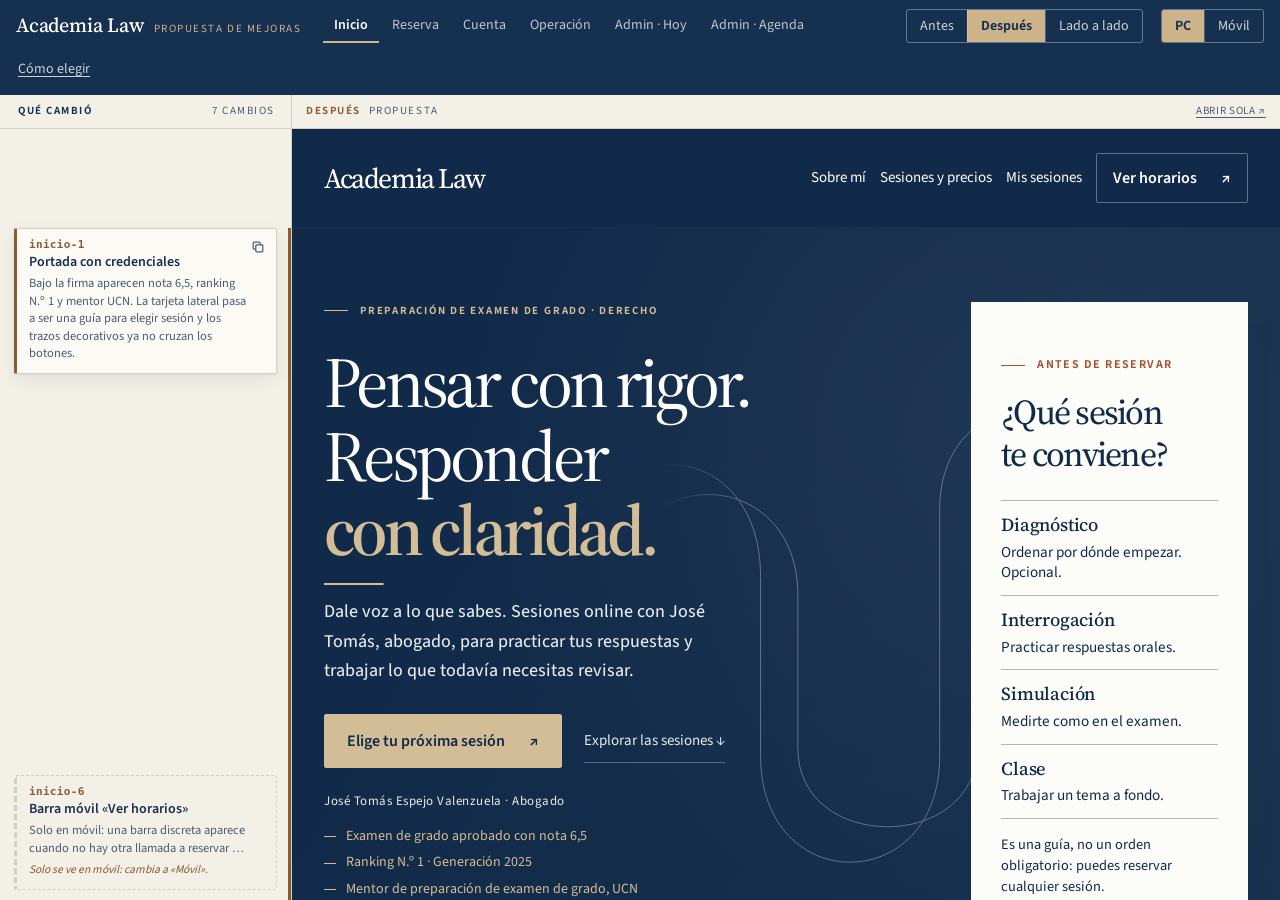
<file: index.html>
<!doctype html>
<html lang="es">
<head>
<meta charset="utf-8">
<meta name="viewport" content="width=device-width,initial-scale=1">
<meta name="robots" content="noindex,nofollow">
<title>Academia Law · Propuesta de mejoras</title>
<style>
@font-face{font-family:"Source Serif";src:url("sitio/propuesta/visual/assets/fonts/source-serif-4.ttf") format("truetype");font-weight:200 900;font-display:swap}
@font-face{font-family:"Source Sans";src:url("sitio/propuesta/visual/assets/fonts/source-sans-3.ttf") format("truetype");font-weight:200 900;font-display:swap}
:root{--tinta:#16304f;--tinta-2:#4b5d70;--papel:#fbfaf5;--crema:#f3f0e7;--fondo:#e7e4da;--linea:#d3cfc2;--cobre:#8a5a33;--cobre-suave:#f1e6d8;--oro:#cdb38a;--sombra:0 1px 2px #16304f14,0 6px 18px #16304f12}
*{box-sizing:border-box}
html,body{margin:0;height:100%;overflow:hidden}
body{height:100dvh;display:grid;grid-template-rows:auto minmax(0,1fr) auto;background:var(--fondo);color:var(--tinta);font:14px/1.45 "Source Sans",system-ui,sans-serif;-webkit-font-smoothing:antialiased}
button,select{font:inherit;color:inherit}
button{cursor:pointer}
:focus-visible{outline:2px solid var(--cobre);outline-offset:2px}

/* Barra superior */
.barra{display:flex;align-items:center;gap:10px 18px;flex-wrap:wrap;padding:9px 16px;background:var(--tinta);color:#fff}
.marca{display:flex;align-items:baseline;gap:10px;margin-right:4px;white-space:nowrap}
.marca strong{font:500 20px/1 "Source Serif",Georgia,serif;letter-spacing:-.01em}
.marca span{font-size:11px;letter-spacing:.14em;text-transform:uppercase;color:var(--oro)}
.pantallas{display:flex;gap:2px;flex-wrap:wrap}
.pantallas button{padding:6px 11px;border:0;border-bottom:2px solid transparent;background:none;color:#ffffffb8;white-space:nowrap}
.pantallas button:hover{color:#fff}
.pantallas button[aria-current="true"]{color:#fff;border-bottom-color:var(--oro);font-weight:600}
#pantalla-sel{display:none;padding:7px 9px;border:1px solid #ffffff55;border-radius:3px;background:var(--tinta);color:#fff}
.grupo{display:inline-flex;border:1px solid #ffffff59;border-radius:3px;overflow:hidden}
.grupo button{padding:6px 13px;border:0;border-left:1px solid #ffffff38;background:none;color:#ffffffc7;white-space:nowrap}
.grupo button:first-child{border-left:0}
.grupo button[aria-pressed="true"]{background:var(--oro);color:var(--tinta);font-weight:650}
.grupo.modo{margin-left:auto}
.enlace{padding:6px 2px;border:0;background:none;color:#ffffffc7;text-decoration:underline;text-underline-offset:3px;white-space:nowrap}
.enlace:hover{color:#fff}

/* Zona central */
.vista{display:grid;grid-template-columns:292px minmax(0,1fr);min-height:0}
.riel{position:relative;min-height:0;overflow:hidden;background:var(--crema);border-right:1px solid var(--linea)}
.riel-cab{position:absolute;inset:0 0 auto 0;height:34px;display:flex;align-items:center;justify-content:space-between;gap:8px;padding:0 16px 0 18px;border-bottom:1px solid var(--linea);background:var(--crema);z-index:3;font-size:11px;letter-spacing:.14em;text-transform:uppercase;color:var(--tinta-2)}
.riel-cab b{font-weight:650;color:var(--tinta)}
.notas{position:absolute;inset:34px 0 0 0;overflow:hidden}
.tramo{position:absolute;right:0;width:3px;background:var(--cobre);opacity:.35;transition:opacity .15s}
.tramo.activo{opacity:1}
.nota{position:absolute;left:14px;right:14px;display:block;padding:9px 30px 10px 12px;border:1px solid var(--linea);border-left:3px solid var(--oro);border-radius:2px;background:var(--papel);text-align:left;box-shadow:0 1px 1px #16304f0a;transition:border-color .15s,box-shadow .15s}
.nota:hover{box-shadow:var(--sombra)}
.nota.activa{border-left-color:var(--cobre);box-shadow:var(--sombra);z-index:2}
.nota .cod{display:block;font:600 11px/1.2 ui-monospace,SFMono-Regular,Consolas,monospace;letter-spacing:.03em;color:var(--cobre)}
.nota strong{display:block;margin-top:3px;font:600 14px/1.25 "Source Sans",system-ui,sans-serif}
.nota .det{display:-webkit-box;-webkit-box-orient:vertical;-webkit-line-clamp:2;overflow:hidden;margin-top:4px;font-size:12.5px;line-height:1.4;color:var(--tinta-2)}
.nota.activa .det,.nota:hover .det{display:block}
.nota .aviso{display:block;margin-top:5px;font-size:11.5px;font-style:italic;color:var(--cobre)}
.nota .aviso[hidden]{display:none}
.nota.sin-bloque{border-left-color:var(--linea);border-style:dashed;background:none;box-shadow:none}
.copiar{position:absolute;top:6px;right:6px;width:24px;height:24px;display:grid;place-items:center;padding:0;border:0;border-radius:2px;background:none;color:var(--tinta-2);opacity:0;transition:opacity .15s}
.nota:hover .copiar,.nota.activa .copiar,.copiar:focus-visible{opacity:1}
.copiar:hover{background:var(--cobre-suave);color:var(--cobre)}
.copiar svg{width:14px;height:14px}
.vacio{position:absolute;left:18px;right:18px;top:18px;margin:0;font-size:13px;color:var(--tinta-2)}

.escena{position:relative;min-width:0;min-height:0}
.marco{position:absolute;inset:0;display:grid;grid-template-rows:34px minmax(0,1fr)}
.rotulo{display:flex;align-items:center;gap:8px;margin:0;padding:0 14px;border-bottom:1px solid var(--linea);background:var(--crema);font-size:11px;letter-spacing:.14em;text-transform:uppercase;color:var(--tinta-2);white-space:nowrap;overflow:hidden}
.rotulo b{font-weight:650;color:var(--tinta)}
.rotulo a{margin-left:auto;color:inherit;letter-spacing:.06em;text-underline-offset:3px}
.marco[data-lado="despues"] .rotulo b{color:var(--cobre)}
.lienzo{position:relative;overflow:hidden;min-height:0;background:var(--fondo)}
.lienzo iframe{position:absolute;top:0;left:0;border:0;background:#fff;transform-origin:0 0}
.escena[data-ancho="movil"] .lienzo iframe{box-shadow:0 0 0 1px var(--linea),var(--sombra)}
.escena[data-modo="antes"] .marco[data-lado="despues"],.escena[data-modo="despues"] .marco[data-lado="antes"]{visibility:hidden;pointer-events:none}
.escena[data-modo="lado"] .marco[data-lado="antes"]{right:auto;width:calc(50% - 1px);border-right:1px solid var(--linea)}
.escena[data-modo="lado"] .marco[data-lado="despues"]{left:auto;width:50%}

/* Marcas sobre el borde (pantallas angostas, sin riel) */
.marcas{position:absolute;inset:0;pointer-events:none;display:none;overflow:hidden}
.marcas .tramo{left:0;right:auto;opacity:.75}
.punto{position:absolute;left:3px;min-width:19px;height:19px;padding:0 4px;border:0;border-radius:10px;background:var(--cobre);color:#fff;font:650 10.5px/19px "Source Sans",system-ui,sans-serif;text-align:center;pointer-events:auto;box-shadow:0 1px 3px #0003}
.punto.activo{background:var(--tinta)}

/* Barra inferior (pantallas angostas) */
.pie{display:none;align-items:stretch;gap:0;background:var(--papel);border-top:1px solid var(--linea)}
.pie button{border:0;background:none}
.pie .paso{width:46px;font-size:20px;color:var(--tinta)}
.pie .paso:disabled{opacity:.3}
.pie .actual{flex:1;min-width:0;padding:8px 4px;text-align:left}
.pie .actual em{display:block;font:600 11px/1.2 ui-monospace,Consolas,monospace;font-style:normal;color:var(--cobre)}
.pie .actual strong{display:block;font-size:14px;font-weight:600;white-space:nowrap;overflow:hidden;text-overflow:ellipsis}

dialog{max-width:min(560px,calc(100vw - 28px));max-height:calc(100dvh - 28px);padding:0;border:0;border-top:3px solid var(--cobre);border-radius:2px;background:var(--papel);color:var(--tinta);box-shadow:0 18px 60px #0b1b2e55}
dialog::backdrop{background:#0b1b2e73}
.dlg{padding:22px 24px 20px;overflow:auto}
.dlg h2{margin:0 0 10px;font:500 24px/1.15 "Source Serif",Georgia,serif;letter-spacing:-.01em}
.dlg h3{margin:18px 0 6px;font-size:11px;letter-spacing:.14em;text-transform:uppercase;color:var(--tinta-2)}
.dlg p,.dlg li{font-size:14.5px;line-height:1.5}
.dlg ol{margin:0;padding-left:20px}
.dlg li{margin:5px 0}
.dlg code{padding:1px 5px;border-radius:2px;background:var(--cobre-suave);font:600 12.5px ui-monospace,Consolas,monospace;color:var(--cobre)}
.dlg .fino{font-size:12.5px;color:var(--tinta-2)}
.indice{display:grid;gap:0;margin:0;padding:0;list-style:none}
.indice li{margin:0}
.indice button{display:grid;grid-template-columns:96px 1fr;gap:10px;width:100%;padding:6px 8px;border:0;border-radius:2px;background:none;text-align:left}
.indice button:hover{background:var(--cobre-suave)}
.indice em{font:600 12px/1.5 ui-monospace,Consolas,monospace;font-style:normal;color:var(--cobre)}
.dlg-pie{display:flex;justify-content:flex-end;gap:10px;margin-top:18px}
.btn{padding:8px 16px;border:1px solid var(--tinta);border-radius:2px;background:var(--tinta);color:#fff;font-weight:600}
.btn.sec{background:none;color:var(--tinta)}
.sr{position:absolute;width:1px;height:1px;overflow:hidden;clip-path:inset(50%)}

@media(max-width:1180px){.pantallas{display:none}#pantalla-sel{display:block}}
@media(max-width:820px){
 .vista{grid-template-columns:minmax(0,1fr)}.riel{display:none}.marcas{display:block}.pie{display:flex}
 .barra{gap:8px 10px;padding:8px 10px}.marca span,[data-solo="ancho"],[data-modo-btn="lado"]{display:none}.marca strong{font-size:17px}
 .grupo.modo{margin-left:auto}.grupo button{padding:6px 11px}#pantalla-sel{max-width:44vw}
 .marco{grid-template-rows:26px minmax(0,1fr)}.rotulo{font-size:10px;padding:0 10px}.rotulo a{display:none}
}
</style>
</head>
<body>
<header class="barra">
 <div class="marca"><strong>Academia Law</strong><span>Propuesta de mejoras</span></div>
 <nav class="pantallas" id="pantallas" aria-label="Pantalla"></nav>
 <select id="pantalla-sel" aria-label="Pantalla"></select>
 <div class="grupo modo" role="group" aria-label="Versión">
  <button type="button" data-modo-btn="antes" title="Sitio actual (tecla 1)">Antes</button>
  <button type="button" data-modo-btn="despues" title="Propuesta (tecla 2)">Después</button>
  <button type="button" data-modo-btn="lado" title="Las dos a la vez (tecla 3)">Lado a lado</button>
 </div>
 <div class="grupo" role="group" aria-label="Dispositivo" data-solo="ancho">
  <button type="button" data-ancho-btn="pc">PC</button>
  <button type="button" data-ancho-btn="movil">Móvil</button>
 </div>
 <button type="button" class="enlace" id="ayuda-btn">Cómo elegir</button>
</header>

<main class="vista">
 <aside class="riel" aria-label="Cambios de esta pantalla">
  <div class="riel-cab"><b id="riel-titulo">Qué cambia</b><span id="riel-cuenta"></span></div>
  <div class="notas" id="notas"></div>
 </aside>
 <div class="escena" id="escena" data-modo="despues" data-ancho="pc">
  <section class="marco" data-lado="antes" aria-label="Antes: sitio actual">
   <p class="rotulo"><b>Antes</b> sitio actual <a id="abrir-antes" target="_blank" rel="noopener">Abrir sola ↗</a></p>
   <div class="lienzo"><iframe id="f-antes" title="Sitio actual"></iframe><div class="marcas" data-marcas="antes"></div></div>
  </section>
  <section class="marco" data-lado="despues" aria-label="Después: propuesta">
   <p class="rotulo"><b>Después</b> propuesta <a id="abrir-despues" target="_blank" rel="noopener">Abrir sola ↗</a></p>
   <div class="lienzo"><iframe id="f-despues" title="Propuesta"></iframe><div class="marcas" data-marcas="despues"></div></div>
  </section>
 </div>
</main>

<footer class="pie">
 <button type="button" class="paso" id="prev" aria-label="Cambio anterior">‹</button>
 <button type="button" class="actual" id="actual" aria-haspopup="dialog"><em id="actual-cod"></em><strong id="actual-tit"></strong></button>
 <button type="button" class="paso" id="next" aria-label="Cambio siguiente">›</button>
</footer>

<dialog id="ayuda" aria-labelledby="ayuda-t"><div class="dlg">
 <h2 id="ayuda-t">Cómo elegir qué adoptar</h2>
 <ol>
  <li>Recorre cada pantalla. Los bloques marcados al margen son los que cambian; cada uno tiene un <strong>código</strong>, por ejemplo <code>inicio-3</code>.</li>
  <li>Alterna <strong>Antes</strong> y <strong>Después</strong> para compararlo con el sitio de hoy.</li>
  <li>Dile a tu asistente de IA qué códigos no quieres: «apaga <code>inicio-3</code> y <code>cuenta-5</code>». Cada código es una línea en <code>plataforma/public/visual/mejoras.js</code>; borrarla devuelve esa parte a como está hoy.</li>
 </ol>
 <p class="fino">El resto de la guía para el asistente está en <code>plataforma/PROPUESTA.md</code>, dentro del pull request. Esta vista usa datos ficticios y no guarda nada.</p>
 <h3>Todos los cambios</h3>
 <ul class="indice" id="indice"></ul>
 <div class="dlg-pie"><form method="dialog"><button class="btn">Entendido</button></form></div>
</div></dialog>

<dialog id="hoja" aria-labelledby="hoja-t"><div class="dlg">
 <p class="fino" style="margin:0"><code id="hoja-cod"></code></p>
 <h2 id="hoja-t" style="margin-top:8px"></h2>
 <p id="hoja-det"></p>
 <div class="dlg-pie"><button type="button" class="btn sec" id="hoja-copiar">Copiar código</button><form method="dialog"><button class="btn">Cerrar</button></form></div>
</div></dialog>
<div id="live" class="sr" role="status" aria-live="polite"></div>

<script>
'use strict';
const $ = (id) => document.getElementById(id);
const clamp = (v, a, b) => Math.max(a, Math.min(b, v));
const params = new URLSearchParams(location.search);
const LADOS = ['antes', 'despues'];
const marco = { antes: $('f-antes'), despues: $('f-despues') };
const ICONO_COPIAR = '<svg viewBox="0 0 16 16" fill="none" stroke="currentColor" stroke-width="1.4" aria-hidden="true"><rect x="5.5" y="5.5" width="8" height="8" rx="1"/><path d="M10.5 5.5v-2a1 1 0 0 0-1-1h-6a1 1 0 0 0-1 1v6a1 1 0 0 0 1 1h2"/></svg>';

let datos = { pantallas: [], cambios: {} };
let pantalla = 'home', modo = 'despues', ancho = 'pc';
let entradas = [], cambio = null, seguirHasta = 0, irPendiente = null;
const alturas = { antes: {}, despues: {} };   // alturas naturales de cada bloque, para alinear los dos lados
let objetivo = null;   // { id, hasta, n }: cambio que debe quedar a la vista mientras la página termina de cargar o de alinearse
const ultimoIr = { antes: 0, despues: 0 }, reintento = { antes: 0, despues: 0 };
const geo = { antes: null, despues: null }, escala = { antes: 1, despues: 1 }, listo = { antes: false, despues: false };

const angosto = () => matchMedia('(max-width:820px)').matches;
const efectivo = () => (modo === 'lado' && angosto() ? 'despues' : modo); // en pantallas angostas no hay lado a lado
const principal = () => (efectivo() === 'antes' ? 'antes' : 'despues');   // marco que guía el riel
const otro = (l) => (l === 'antes' ? 'despues' : 'antes');
const selector = (e, lado) => (lado === 'antes' ? e.antes : e.despues);

function urlSitio(lado) {
  const admin = pantalla === 'admin' || pantalla === 'agenda';
  const u = new URL('sitio/' + (lado === 'antes' ? 'original' : 'propuesta') + '/index.html', location.href);
  u.searchParams.set('view', admin ? 'admin' : pantalla);
  u.searchParams.set('escenario', admin ? 'admin' : 'student');
  if (pantalla === 'agenda') u.searchParams.set('cmp', 'agenda');
  if (pantalla === 'operation') u.searchParams.set('operation', 'op-fixture-c');
  if (lado === 'despues' && params.get('mejoras')) u.searchParams.set('mejoras', params.get('mejoras'));
  return u.href;
}
const enviar = (lado, msg) => marco[lado].contentWindow?.postMessage(msg, location.origin);
const VACIO = { antes: 'No existe en el sitio actual', despues: 'No está en la propuesta' };
// En lado a lado cada marco muestra solo los bloques con cambios, uno frente al otro y a la misma altura.
const estadoPara = (lado) => ({ type: 'academia-compare', cmd: 'estado', solo: efectivo() === 'lado', vacio: VACIO[lado], foco: null, escala: escala[lado],
  entradas: entradas.filter((e) => !(efectivo() === 'lado' && e.solo === 'movil' && ancho !== 'movil')).map((e, i) => ({ id: e.codigo, n: i + 1, titulo: e.titulo, sel: selector(e, lado) })) });

/* Tamaño de cada marco: ancho real de página y escala para que quepa. */
function ajustar() {
  for (const lado of LADOS) {
    const f = marco[lado], l = f.parentElement, W = l.clientWidth, H = l.clientHeight;
    if (!W || !H) continue;
    const pagina = angosto() ? W : ancho === 'movil' ? Math.min(390, W) : efectivo() === 'lado' ? Math.max(W, 1024) : W;
    const k = Math.min(1, W / pagina);
    f.style.width = pagina + 'px';
    f.style.height = Math.ceil(H / k) + 'px';
    f.style.left = Math.max(0, Math.round((W - pagina * k) / 2)) + 'px';
    f.style.transform = k === 1 ? 'none' : 'scale(' + k + ')';
    if (Math.abs(k - escala[lado]) > 0.0005) { escala[lado] = k; enviar(lado, { type: 'academia-compare', cmd: 'escala', escala: k }); }
  }
  pintar();
}

/* Correspondencia de posición entre los dos sitios, anclada en los bloques con cambios. */
function mapear(desde, hacia, y) {
  const gX = geo[desde], gO = geo[hacia];
  if (!gX || !gO) return null;
  const alto = marco[desde].parentElement.clientHeight / (escala[desde] || 1), ref = y + alto * 0.3;
  const o = new Map(gO.b.map((b) => [b.id, b]));
  const bx = gX.b.filter((b) => o.has(b.id) && b.h > 0).sort((a, b) => a.t - b.t);
  if (!bx.length) return gX.m > 0 ? (y / gX.m) * gO.m : 0;
  let dentro = null;
  for (const b of bx) if (ref >= b.t && ref < b.t + b.h && (!dentro || b.h < dentro.h)) dentro = b;
  let refO;
  if (dentro) { const q = o.get(dentro.id); refO = q.t + ((ref - dentro.t) / dentro.h) * q.h; }
  else {
    const prev = bx.filter((b) => b.t + b.h <= ref).at(-1), next = bx.find((b) => b.t > ref);
    if (!prev) { const q = o.get(next.id); refO = next.t > 0 ? (ref / next.t) * q.t : 0; }
    else if (!next) { const q = o.get(prev.id); refO = q.t + q.h + (ref - prev.t - prev.h); }
    else { const p = o.get(prev.id), q = o.get(next.id), a = prev.t + prev.h, b = next.t, oa = p.t + p.h, ob = q.t; refO = ob >= oa && b > a ? oa + ((ref - a) / (b - a)) * (ob - oa) : oa + (ref - a); }
  }
  return clamp(Math.round(refO - alto * 0.3), 0, gO.m);
}

/* Riel de notas (pantallas anchas) y marcas sobre el borde (angostas). */
function nota(e) {
  const n = document.createElement('div'); n.className = 'nota'; n.dataset.id = e.codigo; n.tabIndex = 0; n.setAttribute('role', 'button');
  n.innerHTML = '<span class="cod"></span><strong></strong><span class="det"></span><span class="aviso" hidden></span><button type="button" class="copiar" title="Copiar código">' + ICONO_COPIAR + '<span class="sr">Copiar código</span></button>';
  n.querySelector('.cod').textContent = e.codigo; n.querySelector('strong').textContent = e.titulo; n.querySelector('.det').textContent = e.detalle;
  n.setAttribute('aria-label', e.codigo + ': ' + e.titulo + '. ' + e.detalle);
  return n;
}
function pintar() {
  const lado = principal(), g = geo[lado], k = escala[lado];
  $('riel-titulo').textContent = efectivo() === 'antes' ? 'Qué va a cambiar' : 'Qué cambió';
  $('riel-cuenta').textContent = entradas.length ? entradas.length + (entradas.length === 1 ? ' cambio' : ' cambios') : '';
  const caja = $('notas'), H = caja.clientHeight, vivos = new Set();
  if (caja.offsetParent !== null) {
    const bloques = new Map((g ? g.b : []).map((b) => [b.id, b]));
    let piso = 0;
    const sueltas = [];
    for (const e of entradas) {
      const b = bloques.get(e.codigo);
      if (!b) { if (g) sueltas.push(e); continue; }
      const top = (b.t - g.y) * k, alto = Math.max(6, b.h * k);
      if (!(top < H && top + alto > 0)) continue;
      let tr = caja.querySelector('.tramo[data-id="' + e.codigo + '"]'), no = caja.querySelector('.nota[data-id="' + e.codigo + '"]');
      if (!tr) { tr = document.createElement('div'); tr.className = 'tramo'; tr.dataset.id = e.codigo; caja.append(tr); }
      if (!no) { no = nota(e); caja.append(no); }
      vivos.add(tr); vivos.add(no);
      no.classList.remove('sin-bloque'); no.querySelector('.aviso').hidden = true;
      const act = e.codigo === cambio; tr.classList.toggle('activo', act); no.classList.toggle('activa', act);
      tr.style.top = top + 'px'; tr.style.height = alto + 'px';
      const h = no.offsetHeight || 60;
      let y = clamp(top, 10, Math.max(10, top + alto - h));
      y = Math.max(Math.min(y, H - h - 10), piso + 8);
      no.style.top = y + 'px'; piso = y + h;
    }
    // Cambios sin bloque en esta versión o ancho: se listan al final, sin tramo.
    let fondo = H - 10;
    for (const e of sueltas.reverse()) {
      let no = caja.querySelector('.nota[data-id="' + e.codigo + '"]');
      if (!no) { no = nota(e); caja.append(no); }
      vivos.add(no); no.classList.add('sin-bloque'); no.classList.toggle('activa', e.codigo === cambio);
      const av = no.querySelector('.aviso'); av.hidden = false;
      av.textContent = selector(e, lado) === null ? 'Es nuevo: no existe en el sitio actual.' : e.solo === 'movil' ? 'Solo se ve en móvil: cambia a «Móvil».' : 'No está a la vista en esta versión.';
      const h = no.offsetHeight || 70; fondo -= h; if (fondo < piso + 8) { no.remove(); vivos.delete(no); fondo += h; continue; }
      no.style.top = fondo + 'px'; fondo -= 8;
    }
    for (const n of Array.from(caja.children)) if (!vivos.has(n)) n.remove();
    if (!caja.children.length) { const p = document.createElement('p'); p.className = 'vacio'; p.textContent = !g ? 'Cargando…' : entradas.length ? 'Ningún cambio a la vista aquí: sigue bajando.' : 'Esta pantalla no tiene cambios.'; caja.append(p); }
  }
  for (const l of LADOS) {
    const capa = document.querySelector('[data-marcas="' + l + '"]'), gl = geo[l], kl = escala[l], Hl = capa.clientHeight, x0 = parseFloat(marco[l].style.left) || 0;
    const usados = new Set();
    if (capa.offsetParent !== null && gl) entradas.forEach((e, i) => {
      const b = gl.b.find((x) => x.id === e.codigo); if (!b) return;
      const top = (b.t - gl.y) * kl, alto = Math.max(6, b.h * kl); if (!(top < Hl && top + alto > 0)) return;
      let tr = capa.querySelector('.tramo[data-id="' + e.codigo + '"]'), pt = capa.querySelector('.punto[data-id="' + e.codigo + '"]');
      if (!tr) { tr = document.createElement('div'); tr.className = 'tramo'; tr.dataset.id = e.codigo; capa.append(tr); }
      if (!pt) { pt = document.createElement('button'); pt.type = 'button'; pt.className = 'punto'; pt.dataset.id = e.codigo; pt.textContent = i + 1; pt.setAttribute('aria-label', 'Cambio ' + e.codigo + ': ' + e.titulo); capa.append(pt); }
      usados.add(tr); usados.add(pt);
      tr.style.left = x0 + 'px'; tr.style.top = top + 'px'; tr.style.height = alto + 'px';
      pt.style.left = x0 + 3 + 'px'; pt.style.top = clamp(top + 4, 4, Math.max(4, top + alto - 23)) + 'px';
      pt.classList.toggle('activo', e.codigo === cambio);
    });
    for (const n of Array.from(capa.children)) if (!usados.has(n)) n.remove();
  }
  const i = entradas.findIndex((e) => e.codigo === cambio), e = entradas[i];
  $('actual-cod').textContent = e ? e.codigo + ' · ' + (i + 1) + ' de ' + entradas.length : '';
  $('actual-tit').textContent = e ? e.titulo : 'Sin cambios en esta pantalla';
  $('prev').disabled = i <= 0; $('next').disabled = i < 0 || i >= entradas.length - 1;
}

function fijarObjetivo(id, ms) { objetivo = id ? { id, hasta: performance.now() + ms, n: { antes: 0, despues: 0 } } : null; }
function mantenerObjetivo(lado) {
  if (!objetivo) return;
  const ahora = performance.now();
  if (ahora > objetivo.hasta) { objetivo = null; return; }
  const g = geo[lado], b = g && g.b.find((x) => x.id === objetivo.id);
  if (!b) return;
  const meta = clamp(b.t - 28, 0, g.m);
  if (Math.abs(g.y - meta) <= 6 || objetivo.n[lado] >= 60) return;
  if (ahora - ultimoIr[lado] < 300) { clearTimeout(reintento[lado]); reintento[lado] = setTimeout(() => mantenerObjetivo(lado), 320); return; }
  ultimoIr[lado] = ahora; objetivo.n[lado]++;
  enviar(lado, { type: 'academia-compare', cmd: 'ir', id: objetivo.id, f: 0, margen: 28 });
}
function seguir() {
  if (objetivo && performance.now() < objetivo.hasta) return;
  const lado = principal(), g = geo[lado];
  if (!g || performance.now() < seguirHasta || !g.b.length) return;
  const ref = g.y + (marco[lado].parentElement.clientHeight / (escala[lado] || 1)) * 0.3;
  let mejor = null;
  for (const b of g.b) if (b.t <= ref && (!mejor || b.t >= mejor.t)) mejor = b;
  if (!mejor) mejor = g.b.reduce((a, b) => (b.t < a.t ? b : a));
  if (mejor.id !== cambio && entradas.some((e) => e.codigo === mejor.id)) { cambio = mejor.id; guardarURL(); }
}
function elegir(id, anunciar = true) {
  const e = entradas.find((x) => x.codigo === id); if (!e) return;
  cambio = id; seguirHasta = performance.now() + 1200; fijarObjetivo(id, 1500);
  for (const l of LADOS) enviar(l, { type: 'academia-compare', cmd: 'ir', id, f: 0, margen: 28 });
  guardarURL(); pintar();
  if (anunciar) $('live').textContent = 'Cambio ' + e.codigo + ': ' + e.titulo;
}
function mover(d) { const i = entradas.findIndex((e) => e.codigo === cambio), n = entradas[clamp(i + d, 0, entradas.length - 1)]; if (n && n.codigo !== cambio) elegir(n.codigo); }
async function copiar(codigo, boton) {
  try { await navigator.clipboard.writeText(codigo); $('live').textContent = 'Código ' + codigo + ' copiado'; if (boton) { boton.dataset.t = boton.textContent; boton.textContent = 'Copiado ✓'; setTimeout(() => { boton.textContent = boton.dataset.t; }, 1500); } }
  catch { $('live').textContent = codigo; }
}

function guardarURL() {
  const u = new URL(location.href);
  u.searchParams.set('view', pantalla); u.searchParams.set('modo', modo);
  if (ancho === 'movil') u.searchParams.set('ancho', 'movil'); else u.searchParams.delete('ancho');
  if (cambio) u.searchParams.set('cambio', cambio); else u.searchParams.delete('cambio');
  history.replaceState(null, '', u);
}
function pintarControles() {
  for (const b of document.querySelectorAll('[data-modo-btn]')) b.setAttribute('aria-pressed', String(b.dataset.modoBtn === efectivo()));
  for (const b of document.querySelectorAll('[data-ancho-btn]')) b.setAttribute('aria-pressed', String(b.dataset.anchoBtn === ancho));
  for (const b of $('pantallas').children) b.setAttribute('aria-current', String(b.dataset.id === pantalla));
  $('pantalla-sel').value = pantalla;
  $('escena').dataset.modo = efectivo(); $('escena').dataset.ancho = ancho;
}
function reaplicar() {
  alturas.antes = {}; alturas.despues = {}; fijarObjetivo(cambio, 5000);
  for (const l of LADOS) enviar(l, estadoPara(l));
  if (cambio) { const id = cambio; setTimeout(() => { for (const l of LADOS) enviar(l, { type: 'academia-compare', cmd: 'ir', id, f: 0, margen: 28 }); }, 500); }
}
function fijarModo(m) { if (!['antes', 'despues', 'lado'].includes(m) || (m === 'lado' && angosto())) return; const eraLado = efectivo() === 'lado'; modo = m; pintarControles(); guardarURL(); requestAnimationFrame(ajustar); if ((efectivo() === 'lado') !== eraLado) reaplicar(); $('live').textContent = m === 'antes' ? 'Antes: sitio actual' : m === 'despues' ? 'Después: propuesta' : 'Lado a lado'; }
function fijarAncho(a) { ancho = a === 'movil' ? 'movil' : 'pc'; pintarControles(); guardarURL(); requestAnimationFrame(ajustar); if (efectivo() === 'lado') reaplicar(); }
function fijarPantalla(p, foco) {
  if (!datos.pantallas.some((x) => x.id === p)) return;
  pantalla = p; entradas = datos.cambios[p] || []; cambio = foco && entradas.some((e) => e.codigo === foco) ? foco : entradas[0]?.codigo ?? null;
  irPendiente = foco && cambio === foco ? foco : null;
  alturas.antes = {}; alturas.despues = {}; fijarObjetivo(irPendiente, 25000);
  for (const l of LADOS) { geo[l] = null; listo[l] = false; marco[l].src = urlSitio(l); $('abrir-' + l).href = urlSitio(l); }
  $('notas').replaceChildren(); pintarControles(); guardarURL(); ajustar();
}

addEventListener('message', (ev) => {
  const lado = LADOS.find((l) => ev.source === marco[l].contentWindow);
  if (!lado || ev.origin !== location.origin) return;
  const d = ev.data; if (!d || typeof d !== 'object') return;
  if ((d.type === 'academia-scroll' || d.type === 'academia-compare-geo') && d.u) objetivo = null;   // la persona ya se mueve: se suelta el cambio elegido
  if (d.type === 'academia-compare-ready') {
    listo[lado] = true; enviar(lado, estadoPara(lado));
    if (Object.keys(alturas[otro(lado)]).length) enviar(lado, { type: 'academia-compare', cmd: 'alturas', alturas: alturas[otro(lado)] });
    if (irPendiente && listo.antes && listo.despues) { const id = irPendiente; irPendiente = null; setTimeout(() => { const o = objetivo; elegir(id, false); if (o && o.id === id) objetivo = o; }, 700); }
  } else if (d.type === 'academia-compare-geo' && Number.isFinite(d.y) && Array.isArray(d.b)) {
    geo[lado] = { y: d.y, m: Number.isFinite(d.m) ? d.m : 0, b: d.b.filter((x) => x && typeof x.id === 'string' && Number.isFinite(x.t) && Number.isFinite(x.h)).slice(0, 60) };
    mantenerObjetivo(lado);
    if (lado === principal()) seguir();
    pintar();
  } else if (d.type === 'academia-compare-heights' && d.heights && typeof d.heights === 'object') {
    const limpio = {}; for (const [k, v] of Object.entries(d.heights).slice(0, 200)) if (Number.isFinite(v)) limpio[k] = v;
    alturas[lado] = limpio; enviar(otro(lado), { type: 'academia-compare', cmd: 'alturas', alturas: limpio });
  } else if (d.type === 'academia-scroll' && efectivo() === 'lado') {
    // Lado a lado: las filas están alineadas, así que el otro marco va al mismo píxel.
    const a = d.ancla && typeof d.ancla === 'object' ? { id: String(d.ancla.id || ''), f: Number(d.ancla.f) || 0, px: Number(d.ancla.px) } : null;
    enviar(otro(lado), { type: 'academia-scroll-to', ratio: Number.isFinite(d.ratio) ? d.ratio : 0, ancla: a });
  } else if (d.type === 'academia-scroll' && Number.isFinite(d.y)) {
    // La persona mueve este marco: el otro lo acompaña bloque a bloque.
    if (geo[lado]) geo[lado].y = d.y;
    const y = mapear(lado, otro(lado), d.y);
    if (y !== null) enviar(otro(lado), { type: 'academia-scroll-to', y });
  }
});

$('notas').addEventListener('click', (ev) => { const n = ev.target.closest('.nota'); if (!n) return; if (ev.target.closest('.copiar')) copiar(n.dataset.id); else elegir(n.dataset.id); });
$('notas').addEventListener('keydown', (ev) => { if ((ev.key === 'Enter' || ev.key === ' ') && ev.target.classList.contains('nota')) { ev.preventDefault(); elegir(ev.target.dataset.id); } });
$('notas').addEventListener('wheel', (ev) => { const l = principal(); enviar(l, { type: 'academia-compare', cmd: 'rueda', dy: ev.deltaY / (escala[l] || 1) }); }, { passive: true });
document.addEventListener('click', (ev) => {
  const m = ev.target.closest('[data-modo-btn]'); if (m) return fijarModo(m.dataset.modoBtn);
  const a = ev.target.closest('[data-ancho-btn]'); if (a) return fijarAncho(a.dataset.anchoBtn);
  const p = ev.target.closest('.punto'); if (p) { elegir(p.dataset.id); abrirHoja(); return; }
  const ix = ev.target.closest('[data-ir]'); if (ix) { $('ayuda').close(); const [pan, cod] = ix.dataset.ir.split('|'); if (pan === pantalla) elegir(cod); else fijarPantalla(pan, cod); }
});
function abrirHoja() { const e = entradas.find((x) => x.codigo === cambio); if (!e) return; $('hoja-cod').textContent = e.codigo; $('hoja-t').textContent = e.titulo; $('hoja-det').textContent = e.detalle; $('hoja').showModal(); }
$('actual').addEventListener('click', abrirHoja);
$('hoja-copiar').addEventListener('click', (ev) => copiar(cambio, ev.currentTarget));
$('prev').addEventListener('click', () => mover(-1));
$('next').addEventListener('click', () => mover(1));
$('ayuda-btn').addEventListener('click', () => $('ayuda').showModal());
$('pantalla-sel').addEventListener('change', (ev) => fijarPantalla(ev.target.value));
document.addEventListener('keydown', (ev) => {
  if (ev.target.closest('select,input,textarea,dialog') || ev.ctrlKey || ev.metaKey || ev.altKey) return;
  const k = ev.key.toLowerCase();
  if (k === '1') fijarModo('antes'); else if (k === '2') fijarModo('despues'); else if (k === '3') fijarModo('lado');
  else if (k === ' ' && !ev.target.closest('button,a,[role=button]')) { ev.preventDefault(); fijarModo(efectivo() === 'antes' ? 'despues' : 'antes'); }
  else if (k === 'j' || k === 'arrowdown') { ev.preventDefault(); mover(1); } else if (k === 'k' || k === 'arrowup') { ev.preventDefault(); mover(-1); }
});
new ResizeObserver(() => { if ($('escena').dataset.modo !== efectivo()) { const eraLado = $('escena').dataset.modo === 'lado'; pintarControles(); if ((efectivo() === 'lado') !== eraLado) reaplicar(); } ajustar(); }).observe($('escena'));

(async () => {
  try { const r = await fetch('cambios.json', { cache: 'no-store' }); datos = await r.json(); } catch { datos = { pantallas: [], cambios: {} }; }
  for (const p of datos.pantallas) {
    const b = document.createElement('button'); b.type = 'button'; b.dataset.id = p.id; b.textContent = p.nombre; b.addEventListener('click', () => fijarPantalla(p.id)); $('pantallas').append(b);
    $('pantalla-sel').append(new Option(p.nombre, p.id));
  }
  const vistos = new Set();
  for (const p of datos.pantallas) for (const e of datos.cambios[p.id] || []) {
    if (vistos.has(e.codigo)) continue; vistos.add(e.codigo);
    const li = document.createElement('li'), b = document.createElement('button'); b.type = 'button'; b.dataset.ir = p.id + '|' + e.codigo;
    b.innerHTML = '<em></em><span></span>'; b.firstChild.textContent = e.codigo; b.lastChild.textContent = e.titulo + ' · ' + p.nombre; li.append(b); $('indice').append(li);
  }
  if (['antes', 'despues', 'lado'].includes(params.get('modo'))) modo = params.get('modo');
  if (params.get('ancho') === 'movil') ancho = 'movil';
  const inicial = datos.pantallas.some((p) => p.id === params.get('view')) ? params.get('view') : datos.pantallas[0]?.id;
  if (inicial) fijarPantalla(inicial, params.get('cambio'));
})();
</script>
</body>
</html>
</file>
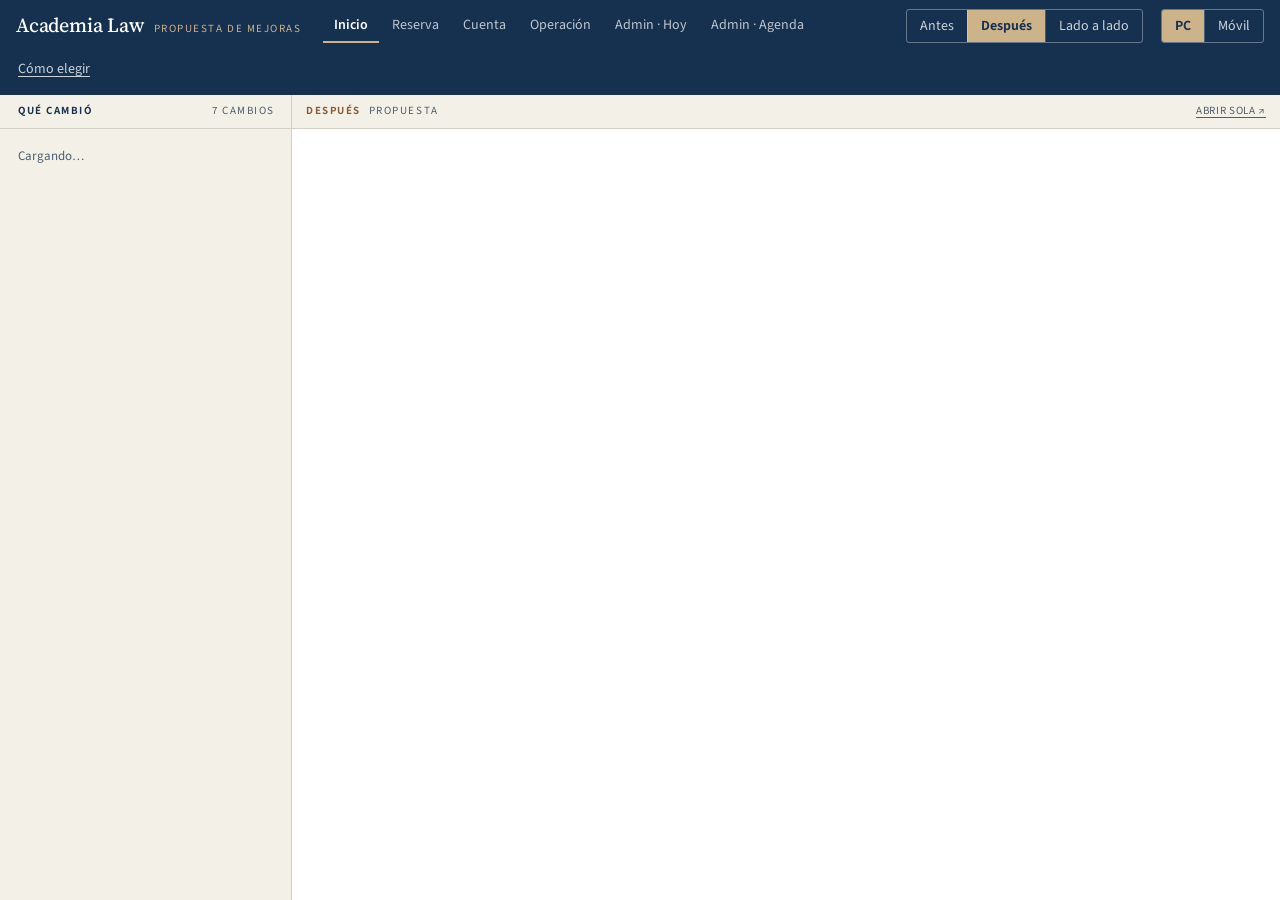
<file: v2/index.html>
<!doctype html><html lang="es"><head><meta charset="utf-8"><meta name="robots" content="noindex,nofollow"><meta http-equiv="refresh" content="0; url=../"><title>Academia Law · Propuesta de mejoras</title></head><body><p><a href="../">La vista previa está aquí</a>.</p></body></html>
</file>
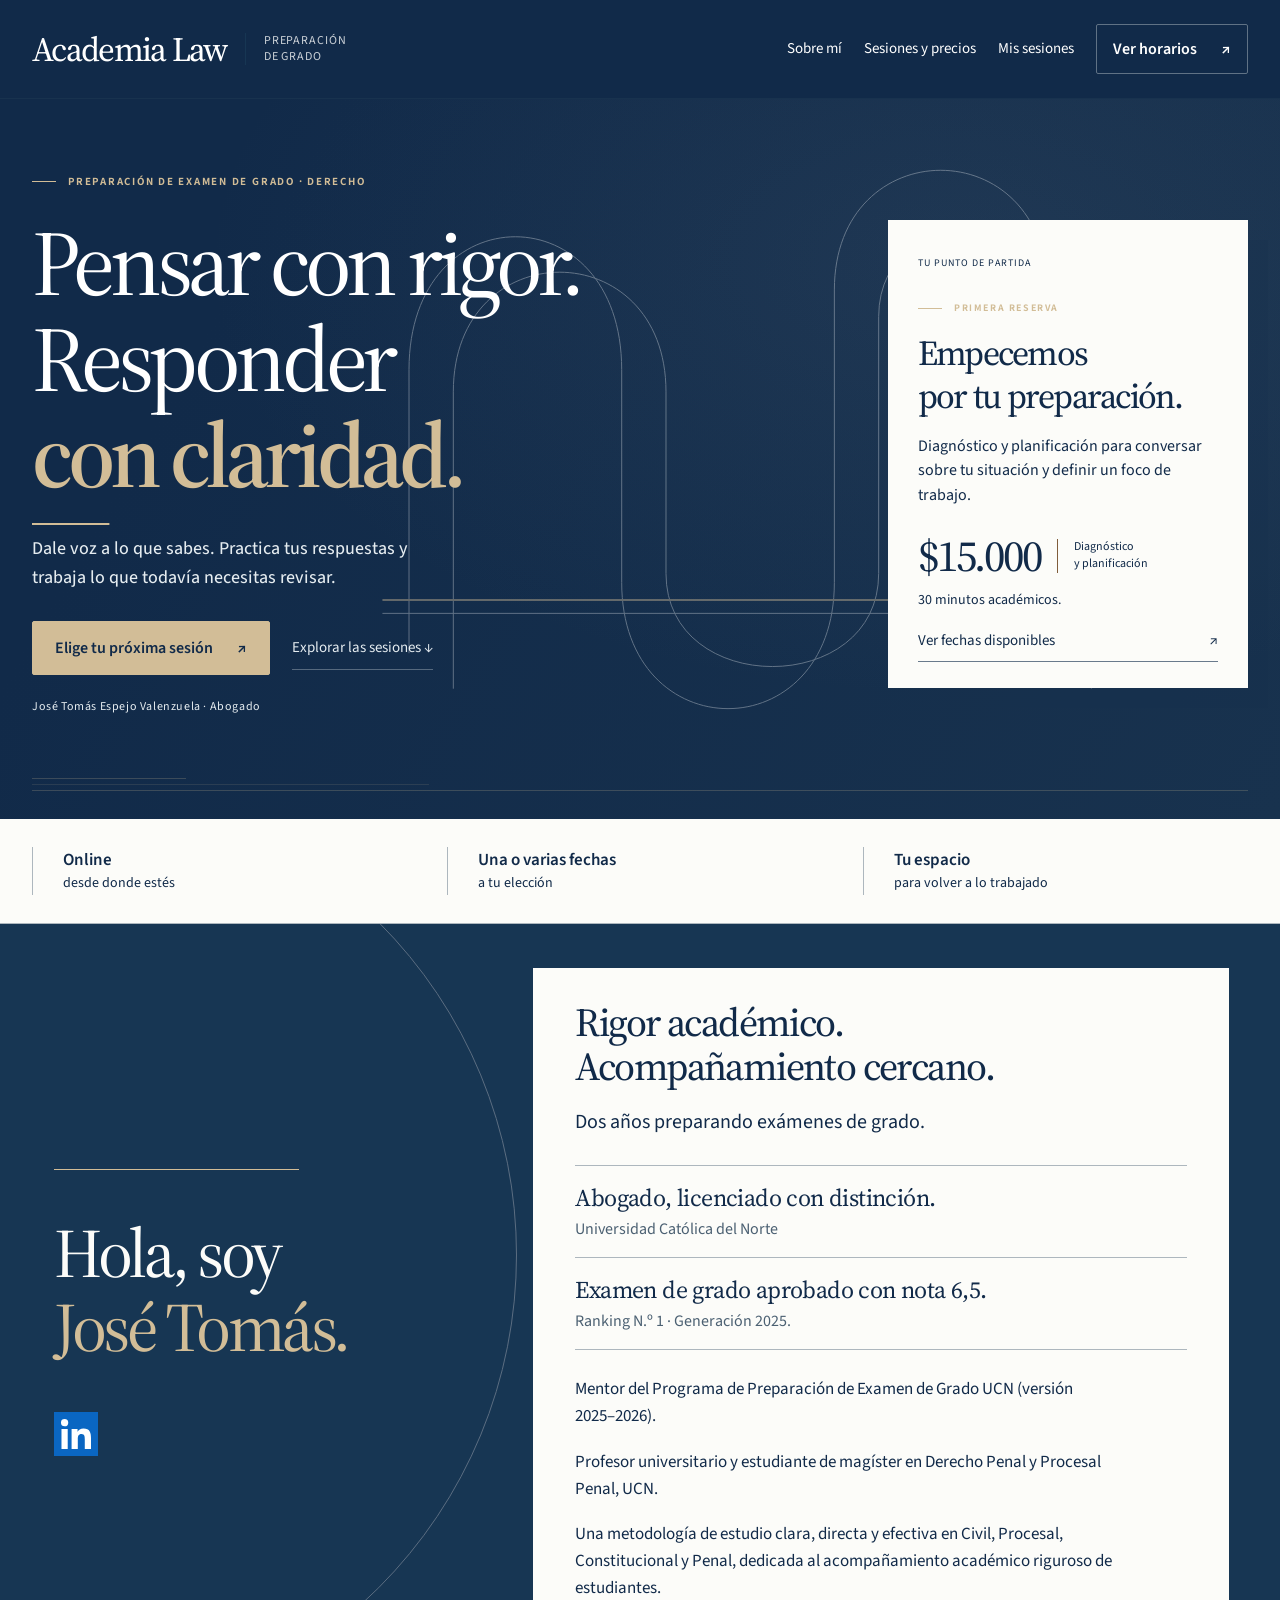
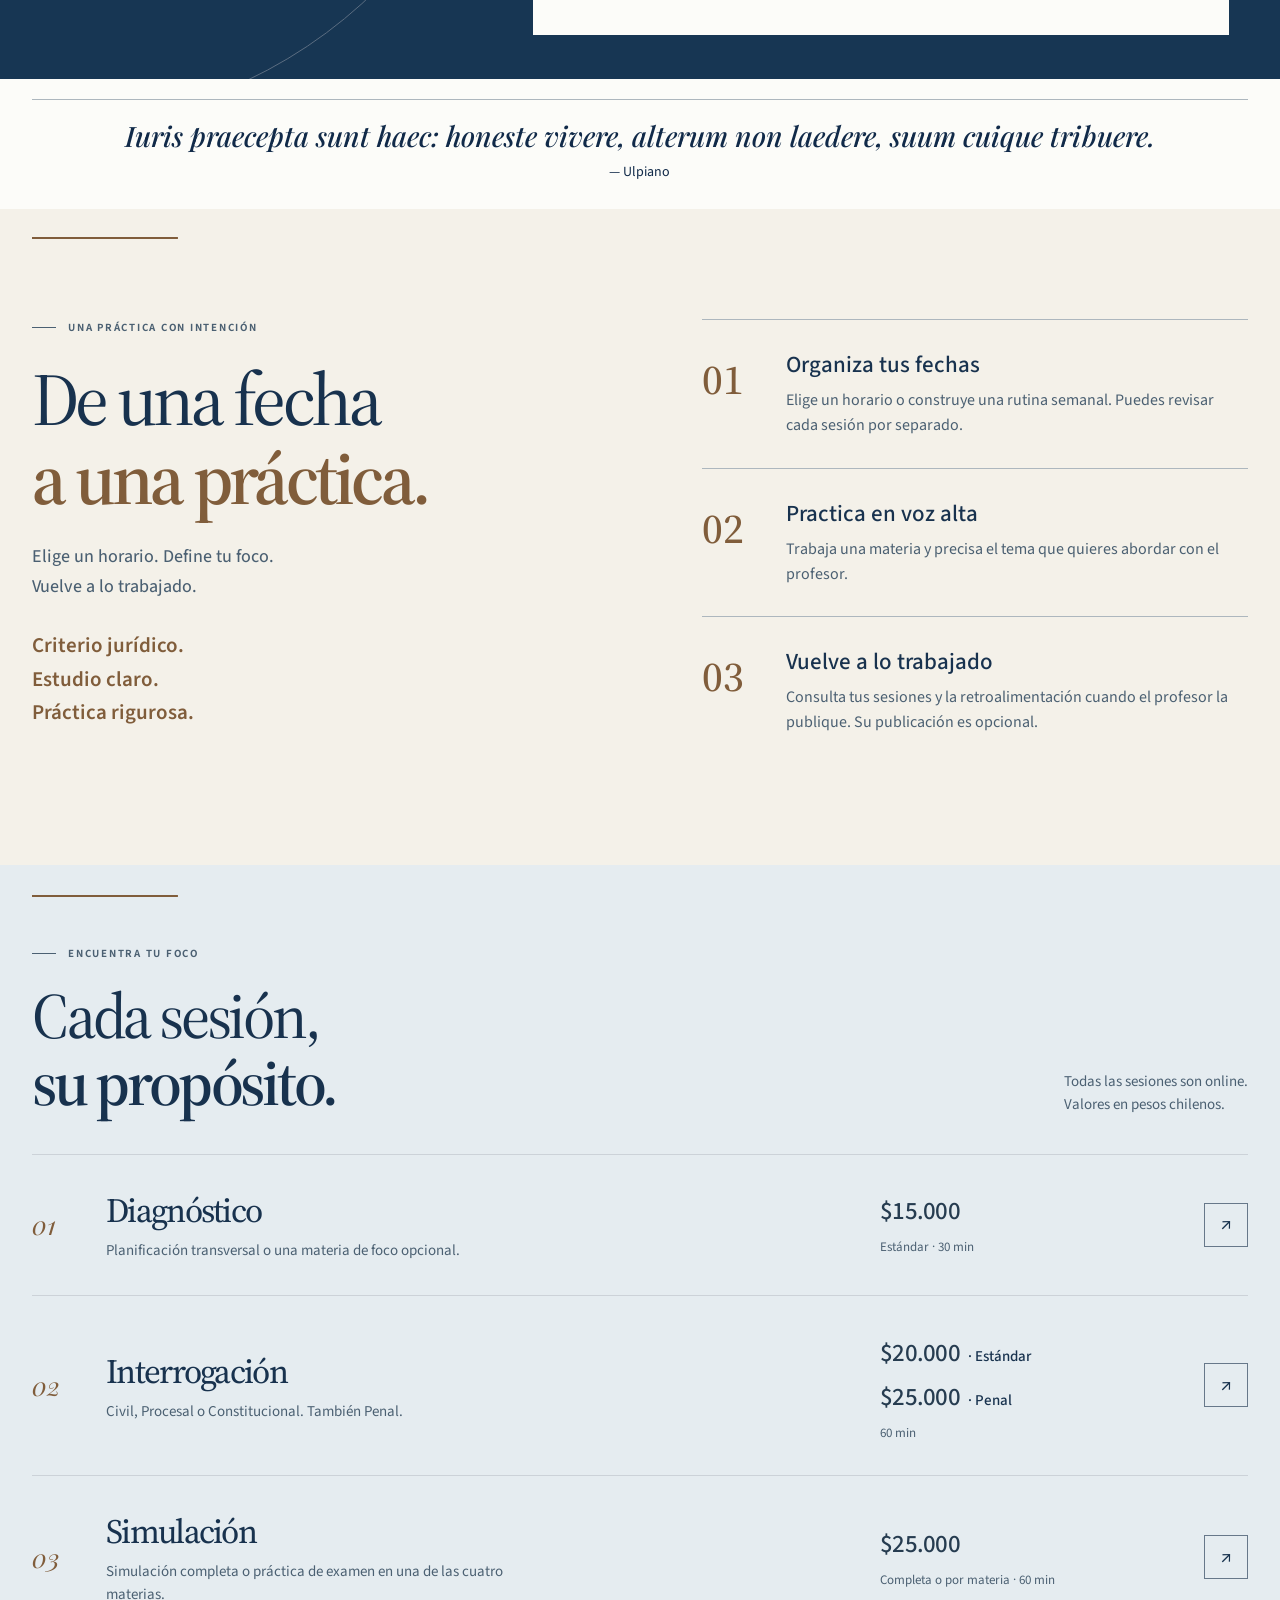
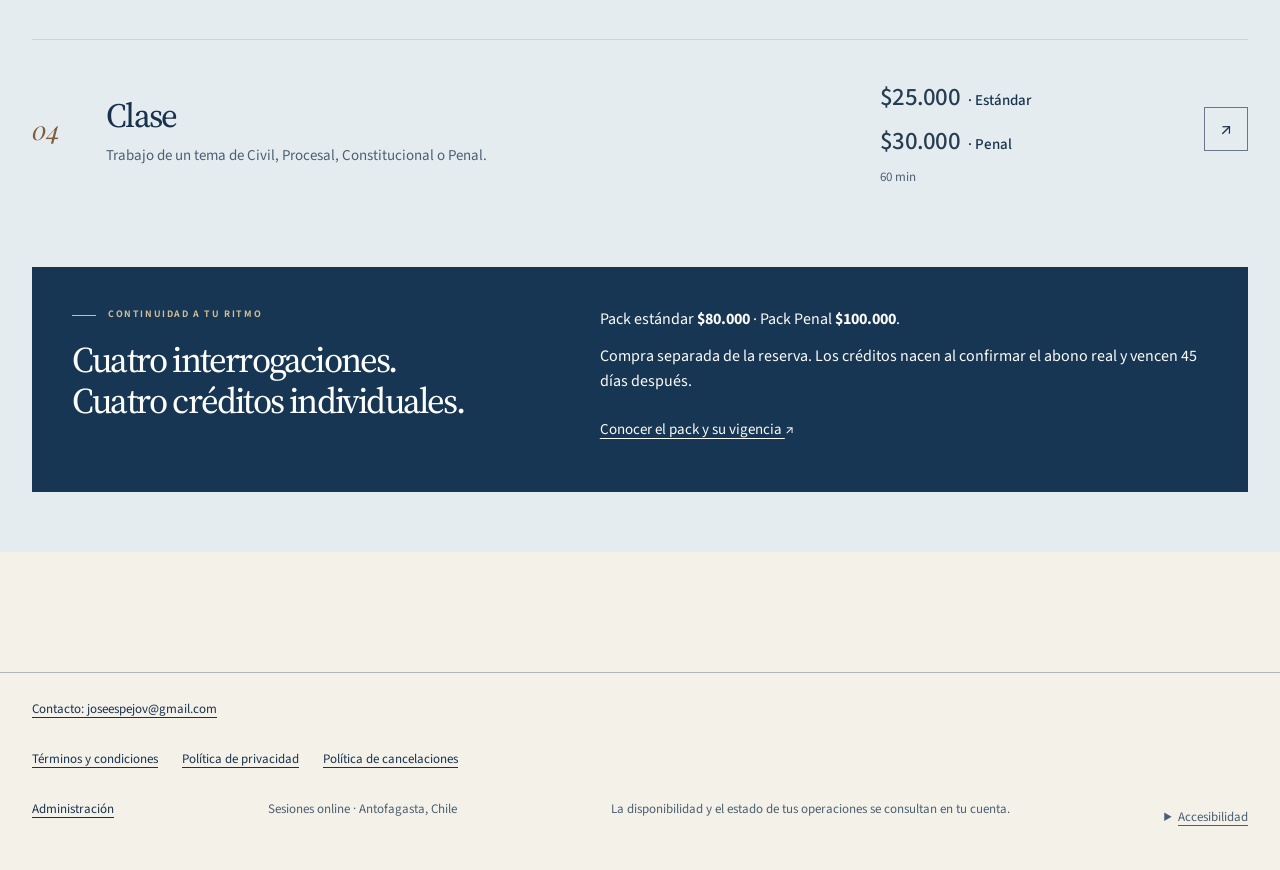
<file: sitio/original/index.html>
<!doctype html><html lang="es"><head><meta name="robots" content="noindex,nofollow"><script src="../../vista/fixture.js"></script><link rel="icon" href="data:,"><meta charset="utf-8"><meta name="viewport" content="width=device-width, initial-scale=1"><title>Academia Law · Tu preparación</title><meta name="description" content="Preparación online del examen de grado con José Tomás Espejo Valenzuela."><link rel="stylesheet" href="./visual/prototipo.css"><link rel="stylesheet" href="./visual/editorial.css"><link rel="stylesheet" href="./visual/movimiento.css"><link rel="stylesheet" href="./visual/audaz.css"><link rel="stylesheet" href="./visual/continuidad.css"><link rel="stylesheet" href="./visual/presencia.css"><link rel="stylesheet" href="./visual/identidad.css"><link rel="stylesheet" href="./visual/reserva-112.css"><link rel="stylesheet" href="./visual/pilotaje.css"><link rel="stylesheet" href="./visual/experiencia.css"><link rel="stylesheet" href="./visual/acabado.css"><link rel="stylesheet" href="./visual/paletas.css"><link rel="stylesheet" href="./visual/operacion-116.css"><link rel="stylesheet" href="./visual/incidencias-117.css"><link rel="stylesheet" href="./app.css"><script src="./ui-context.js" defer></script><script src="./visual/paletas-datos.js" defer></script><script src="./visual/paletas-aliases.js" defer></script><script src="./visual/paletas-core.js" defer></script><script src="./visual/editorial.js" defer></script><script src="./visual-runtime.js" defer></script><script src="./visual/audaz.js" defer></script><script src="./visual/continuidad.js" defer></script><script src="./visual/presencia.js" defer></script><script src="./visual/identidad.js" defer></script><script src="./visual/legales-116.js" defer></script><script src="./task-views.js" defer></script><script src="./session-followup.js" defer></script><script src="./booking-controls.js" defer></script><script src="./calendar-policy.js" defer></script><script src="./admin-recovery.js" defer></script><script src="./history-views.js" defer></script><script src="./calendar-connection.js" defer></script><script src="./configuration.js" defer></script><script src="./data-rights.js" defer></script><script src="./accessibility.js" defer></script><script src="./admin-today.js" defer></script><script src="./operations.js" defer></script><script src="./student-views.js" defer></script><script defer src="./access-challenge.js"></script><script src="./app.js" defer></script></head><body class="experience-mode variant-c" data-type="source" data-palette="cobre">
<a class="skip" href="#main">Ir al contenido</a>
<div id="review-tools" class="review-tools" hidden inert aria-hidden="true" aria-label="Controles de revisión">
<a href="index.html">← Revisar dirección visual</a>
<label>Vista <select id="view-control"><option value="home">01 Inicio</option><option value="calendar">03 Selección semanal</option><option value="panel">07 Panel del alumno</option></select></label>
<label>Dirección <select id="variant-control"><option value="c">C · Editorial académica</option><option value="a">A · Anterior cálida</option><option value="b">B · Anterior estructurada</option></select></label>
<label>Escenario <select id="scenario-control"></select></label>
<label>Ritmo <select id="tempo-control"><option value="serene">Amplio</option><option value="expressive" selected>Escénico</option></select></label><button id="replay-motion" type="button">Repetir secuencia</button>
<label><input id="motion-control" type="checkbox"> Reducir movimiento</label>
<label>Tipografía <select id="type-control"><option value="playfair">A · Playfair editorial</option><option value="source" selected>B · Source Serif académica</option><option value="sans">C · Sans con acento serif</option></select></label>
<label>Presencia <select id="presence-control"><option value="notoria">Notoria</option><option value="intensa" selected>Intensa</option></select></label><label><input id="ambient-control" type="checkbox"> Pausar ambiente</label><a href="tipografia.html">Comparar las tres ↗</a>
</div>
<header class="site-header"><a class="wordmark" href="?view=home" data-route="home"><strong>Academia Law</strong><span>Preparación de grado</span></a><button class="menu-toggle" aria-expanded="false" aria-controls="site-navigation">Menú <span aria-hidden="true">☰</span></button><nav id="site-navigation" aria-label="Navegación principal"><a href="?view=home#sobre-mi" data-about>Sobre mí</a><a href="?view=home#servicios" data-route="services">Sesiones y precios</a><a href="?view=panel" data-route="panel">Mis sesiones</a><a class="button small" href="?view=calendar" data-route="calendar">Ver horarios <span aria-hidden="true">↗</span></a></nav></header>
<main id="main" tabindex="-1"></main>
<footer class="site-footer"><a class="support-contact" href="mailto:joseespejov@gmail.com">Contacto: joseespejov@gmail.com</a><nav class="legal-links" aria-label="Información legal"><a href="./condiciones" data-legal="terminos" target="_blank" rel="noopener">Términos y condiciones</a><a href="./privacidad" data-legal="privacidad" target="_blank" rel="noopener">Política de privacidad</a><a href="./cancelaciones" data-legal="cancelaciones" target="_blank" rel="noopener">Política de cancelaciones</a></nav><a href="?view=admin" data-route="admin">Administración</a><span>Sesiones online · Antofagasta, Chile</span><span>La disponibilidad y el estado de tus operaciones se consultan en tu cuenta.</span><details class="experience-accessibility"><summary>Accesibilidad</summary><div><label><input type="checkbox" id="experience-reduce"> Reducir movimiento</label><label><input type="checkbox" id="experience-pause"> Pausar ambiente</label></div></details></footer>
<dialog id="dialog"><div id="dialog-body"></div><form method="dialog"><button class="button secondary" id="close-dialog">Cerrar</button></form></dialog>
<div id="live" class="sr-only" role="status" aria-live="polite"></div>
<dialog id="legal-dialog" aria-labelledby="legal-title"><div id="legal-content"></div><form method="dialog"><button class="button secondary" autofocus>Cerrar apartado</button></form></dialog><script src="../../vista/puente.js" defer></script></body></html>
</file>
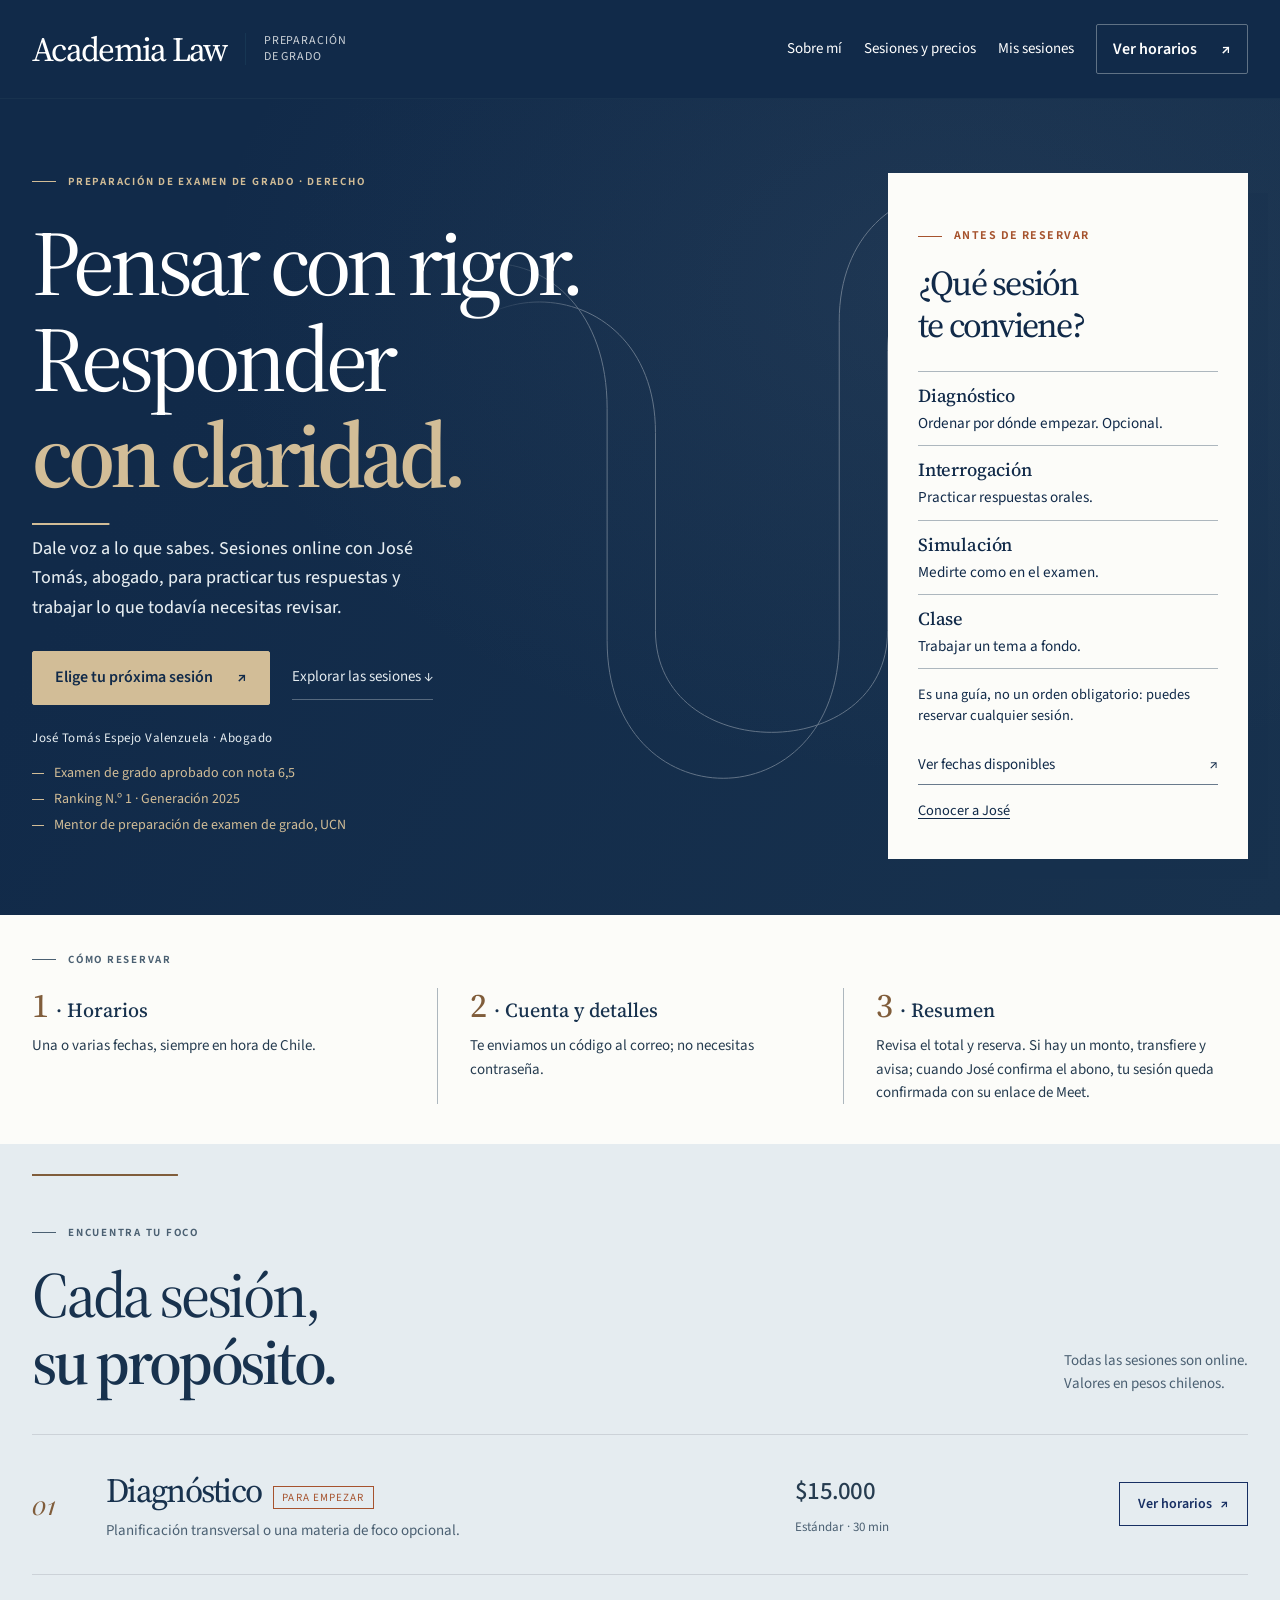
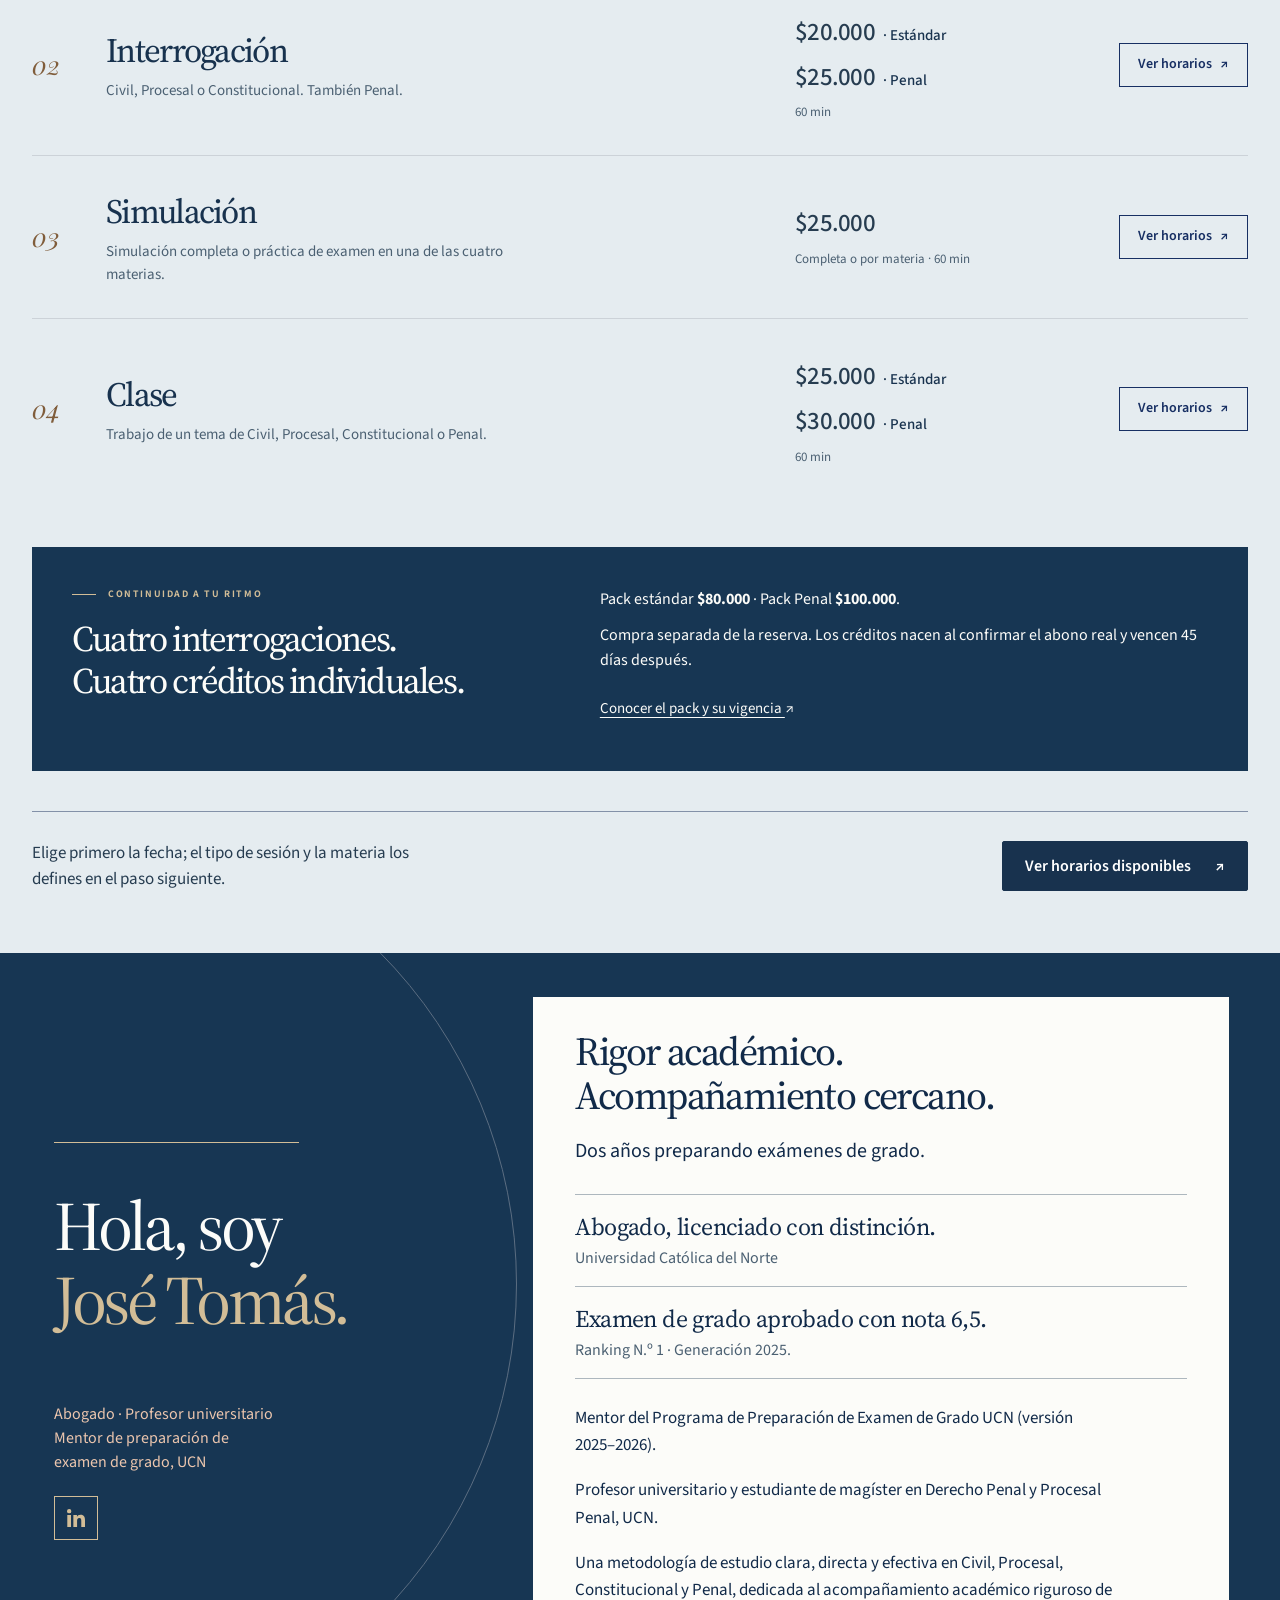
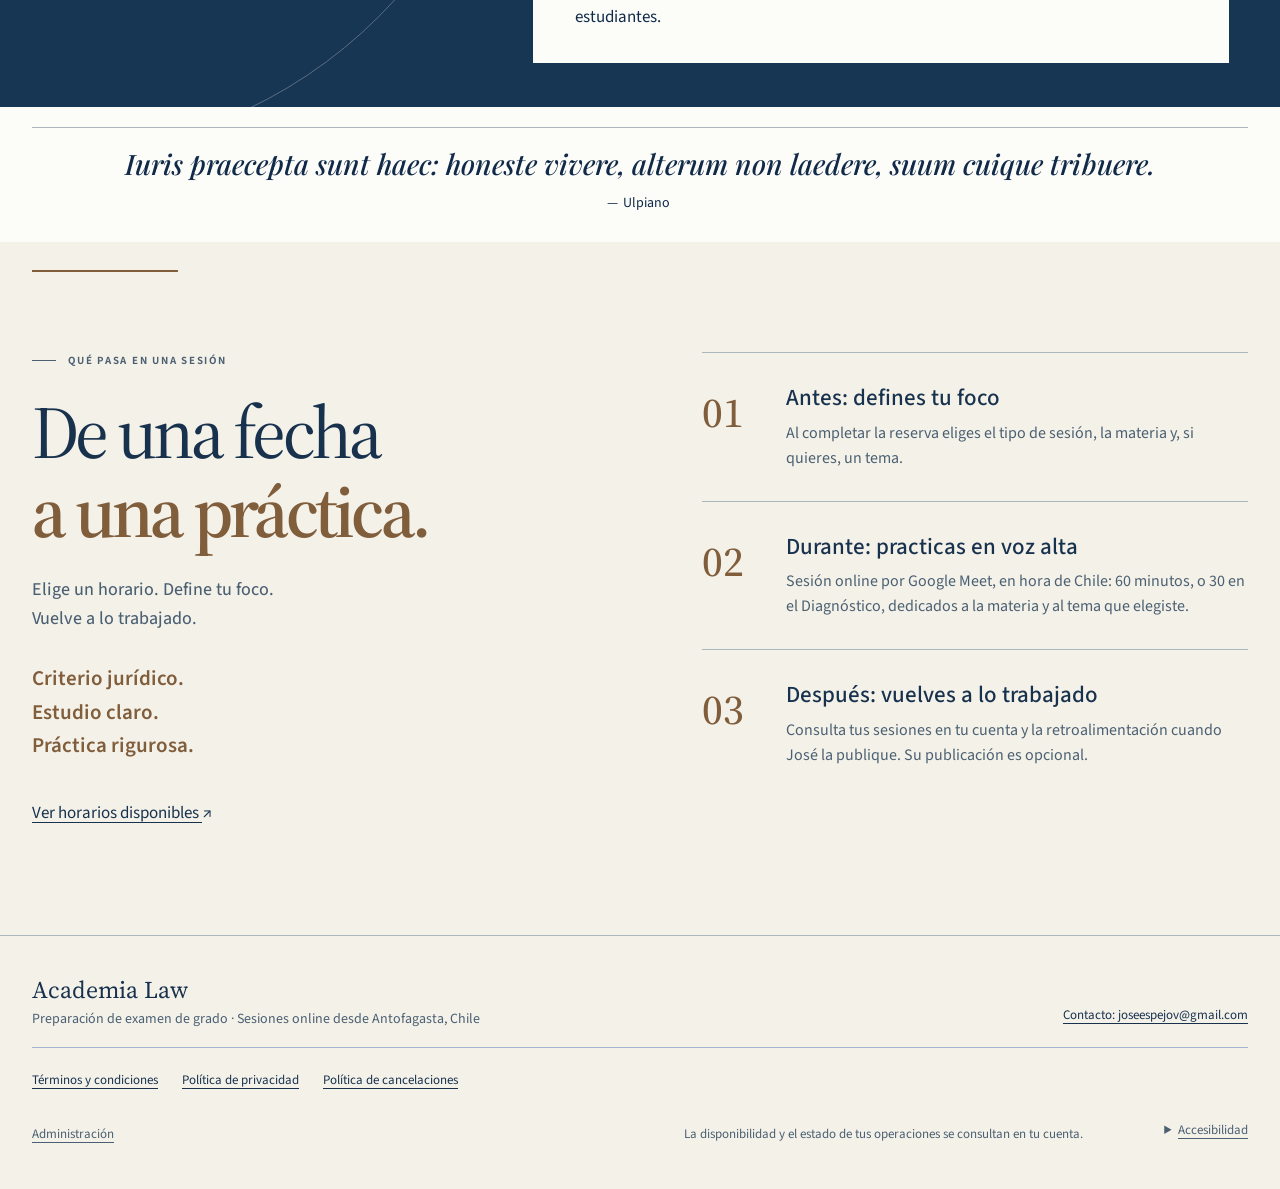
<file: sitio/propuesta/index.html>
<!doctype html><html lang="es"><head><meta name="robots" content="noindex,nofollow"><script src="../../vista/fixture.js"></script><script src="../../vista/mejoras-vista.js"></script><link rel="icon" href="data:,"><meta charset="utf-8"><meta name="viewport" content="width=device-width, initial-scale=1"><title>Academia Law · Tu preparación</title><meta name="description" content="Preparación online del examen de grado con José Tomás Espejo Valenzuela."><link rel="stylesheet" href="./visual/prototipo.css"><link rel="stylesheet" href="./visual/editorial.css"><link rel="stylesheet" href="./visual/movimiento.css"><link rel="stylesheet" href="./visual/audaz.css"><link rel="stylesheet" href="./visual/continuidad.css"><link rel="stylesheet" href="./visual/presencia.css"><link rel="stylesheet" href="./visual/identidad.css"><link rel="stylesheet" href="./visual/reserva-112.css"><link rel="stylesheet" href="./visual/pilotaje.css"><link rel="stylesheet" href="./visual/experiencia.css"><link rel="stylesheet" href="./visual/acabado.css"><link rel="stylesheet" href="./visual/paletas.css"><link rel="stylesheet" href="./visual/operacion-116.css"><link rel="stylesheet" href="./visual/incidencias-117.css"><link rel="stylesheet" href="./app.css"><link rel="stylesheet" href="./visual/mejoras/comun.css"><link rel="stylesheet" href="./visual/mejoras/general-1.css" data-mejora="general-1"><link rel="stylesheet" href="./visual/mejoras/general-2.css" data-mejora="general-2"><link rel="stylesheet" href="./visual/mejoras/general-3.css" data-mejora="general-3"><link rel="stylesheet" href="./visual/mejoras/inicio-1.css" data-mejora="inicio-1"><link rel="stylesheet" href="./visual/mejoras/inicio-2.css" data-mejora="inicio-2"><link rel="stylesheet" href="./visual/mejoras/inicio-3.css" data-mejora="inicio-3"><link rel="stylesheet" href="./visual/mejoras/inicio-4.css" data-mejora="inicio-4"><link rel="stylesheet" href="./visual/mejoras/inicio-5.css" data-mejora="inicio-5"><link rel="stylesheet" href="./visual/mejoras/inicio-6.css" data-mejora="inicio-6"><link rel="stylesheet" href="./visual/mejoras/reserva-3.css" data-mejora="reserva-3"><link rel="stylesheet" href="./visual/mejoras/reserva-4.css" data-mejora="reserva-4"><link rel="stylesheet" href="./visual/mejoras/cuenta-1.css" data-mejora="cuenta-1"><link rel="stylesheet" href="./visual/mejoras/cuenta-2.css" data-mejora="cuenta-2"><link rel="stylesheet" href="./visual/mejoras/cuenta-3.css" data-mejora="cuenta-3"><link rel="stylesheet" href="./visual/mejoras/cuenta-4.css" data-mejora="cuenta-4"><link rel="stylesheet" href="./visual/mejoras/cuenta-5.css" data-mejora="cuenta-5"><link rel="stylesheet" href="./visual/mejoras/operacion-1.css" data-mejora="operacion-1"><link rel="stylesheet" href="./visual/mejoras/operacion-2.css" data-mejora="operacion-2"><link rel="stylesheet" href="./visual/mejoras/admin-1.css" data-mejora="admin-1"><link rel="stylesheet" href="./visual/mejoras/admin-2.css" data-mejora="admin-2"><link rel="stylesheet" href="./visual/mejoras/admin-3.css" data-mejora="admin-3"><link rel="stylesheet" href="./visual/mejoras/admin-4.css" data-mejora="admin-4"><script src="./visual/mejoras.js"></script><script src="./ui-context.js" defer></script><script src="./visual/paletas-datos.js" defer></script><script src="./visual/paletas-aliases.js" defer></script><script src="./visual/paletas-core.js" defer></script><script src="./visual/editorial.js" defer></script><script src="./visual-runtime.js" defer></script><script src="./visual/audaz.js" defer></script><script src="./visual/continuidad.js" defer></script><script src="./visual/presencia.js" defer></script><script src="./visual/identidad.js" defer></script><script src="./visual/legales-116.js" defer></script><script src="./task-views.js" defer></script><script src="./session-followup.js" defer></script><script src="./booking-controls.js" defer></script><script src="./calendar-policy.js" defer></script><script src="./admin-recovery.js" defer></script><script src="./history-views.js" defer></script><script src="./calendar-connection.js" defer></script><script src="./configuration.js" defer></script><script src="./data-rights.js" defer></script><script src="./accessibility.js" defer></script><script src="./admin-today.js" defer></script><script src="./operations.js" defer></script><script src="./session-calendar.js" defer></script><script src="./student-views.js" defer></script><script defer src="./access-challenge.js"></script><script src="./app.js" defer></script></head><body class="experience-mode variant-c" data-type="source" data-palette="cobre">
<a class="skip" href="#main">Ir al contenido</a>
<div id="review-tools" class="review-tools" hidden inert aria-hidden="true" aria-label="Controles de revisión">
<a href="index.html">← Revisar dirección visual</a>
<label>Vista <select id="view-control"><option value="home">01 Inicio</option><option value="calendar">03 Selección semanal</option><option value="panel">07 Panel del alumno</option></select></label>
<label>Dirección <select id="variant-control"><option value="c">C · Editorial académica</option><option value="a">A · Anterior cálida</option><option value="b">B · Anterior estructurada</option></select></label>
<label>Escenario <select id="scenario-control"></select></label>
<label>Ritmo <select id="tempo-control"><option value="serene">Amplio</option><option value="expressive" selected>Escénico</option></select></label><button id="replay-motion" type="button">Repetir secuencia</button>
<label><input id="motion-control" type="checkbox"> Reducir movimiento</label>
<label>Tipografía <select id="type-control"><option value="playfair">A · Playfair editorial</option><option value="source" selected>B · Source Serif académica</option><option value="sans">C · Sans con acento serif</option></select></label>
<label>Presencia <select id="presence-control"><option value="notoria">Notoria</option><option value="intensa" selected>Intensa</option></select></label><label><input id="ambient-control" type="checkbox"> Pausar ambiente</label><a href="tipografia.html">Comparar las tres ↗</a>
</div>
<header class="site-header"><a class="wordmark" href="?view=home" data-route="home"><strong>Academia Law</strong><span>Preparación de grado</span></a><button class="menu-toggle" aria-expanded="false" aria-controls="site-navigation">Menú <span aria-hidden="true">☰</span></button><nav id="site-navigation" aria-label="Navegación principal"><a href="?view=home#sobre-mi" data-about>Sobre mí</a><a href="?view=home#servicios" data-route="services">Sesiones y precios</a><a href="?view=panel" data-route="panel">Mis sesiones</a><a class="button small" href="?view=calendar" data-route="calendar">Ver horarios <span aria-hidden="true">↗</span></a></nav></header>
<main id="main" tabindex="-1"></main>
<footer class="site-footer"><a class="support-contact" href="mailto:joseespejov@gmail.com">Contacto: joseespejov@gmail.com</a><nav class="legal-links" aria-label="Información legal"><a href="./condiciones" data-legal="terminos" target="_blank" rel="noopener">Términos y condiciones</a><a href="./privacidad" data-legal="privacidad" target="_blank" rel="noopener">Política de privacidad</a><a href="./cancelaciones" data-legal="cancelaciones" target="_blank" rel="noopener">Política de cancelaciones</a></nav><a href="?view=admin" data-route="admin">Administración</a><span>Sesiones online · Antofagasta, Chile</span><span>La disponibilidad y el estado de tus operaciones se consultan en tu cuenta.</span><details class="experience-accessibility"><summary>Accesibilidad</summary><div><label><input type="checkbox" id="experience-reduce"> Reducir movimiento</label><label><input type="checkbox" id="experience-pause"> Pausar ambiente</label></div></details></footer>
<dialog id="dialog"><div id="dialog-body"></div><form method="dialog"><button class="button secondary" id="close-dialog">Cerrar</button></form></dialog>
<div id="live" class="sr-only" role="status" aria-live="polite"></div>
<dialog id="legal-dialog" aria-labelledby="legal-title"><div id="legal-content"></div><form method="dialog"><button class="button secondary" autofocus>Cerrar apartado</button></form></dialog><script src="../../vista/puente.js" defer></script></body></html>
</file>
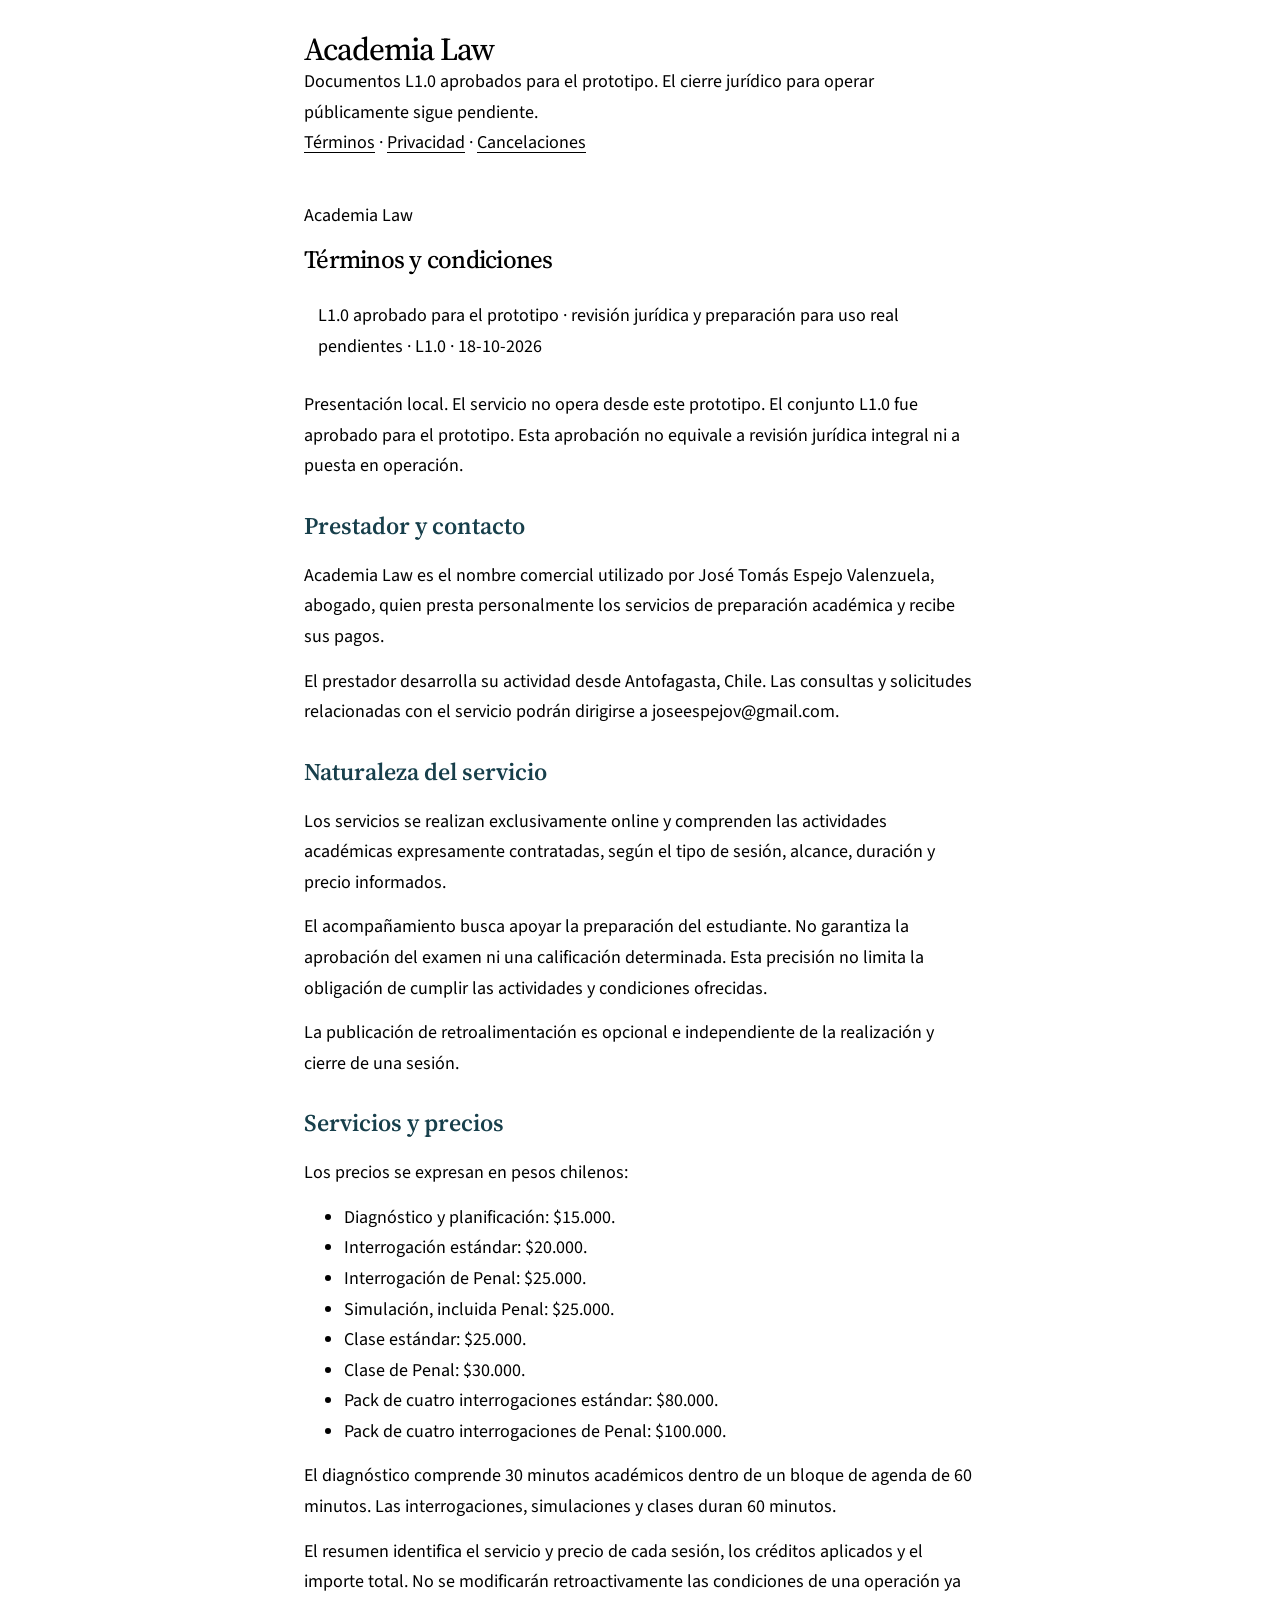
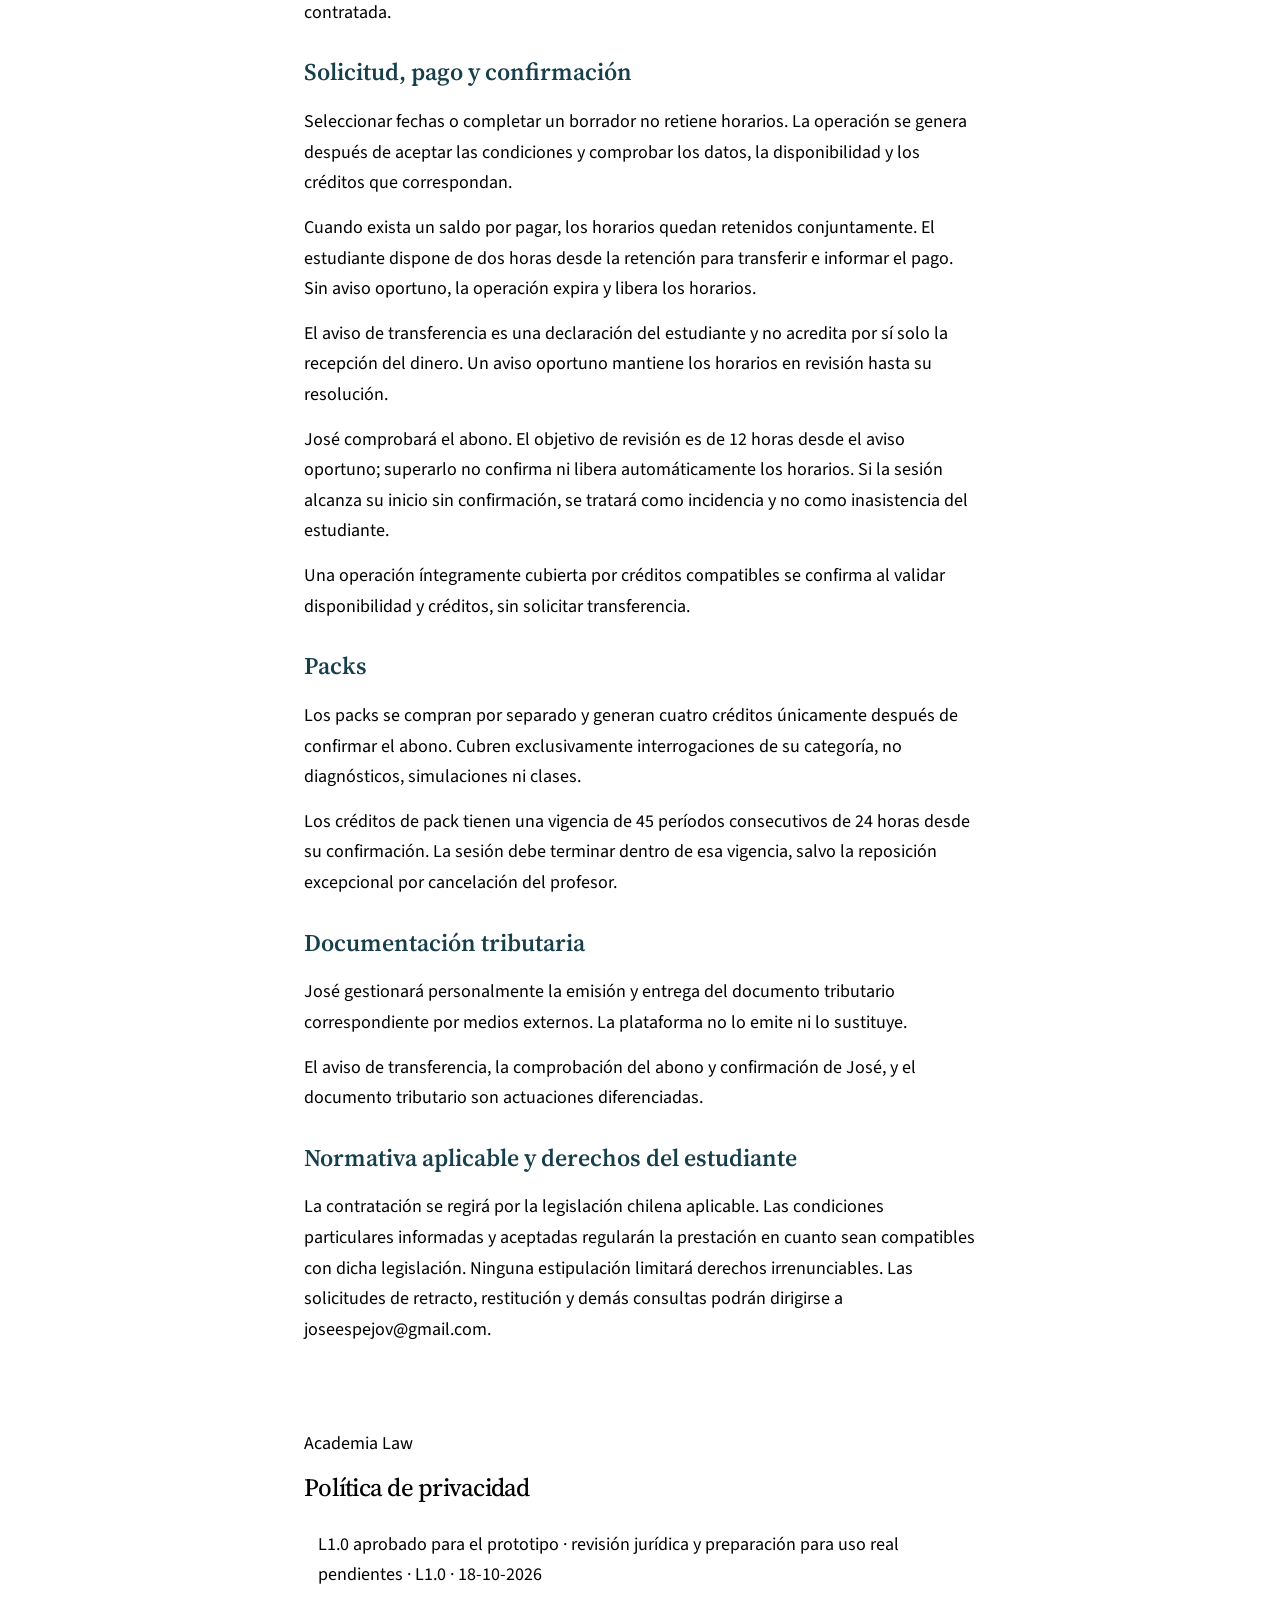
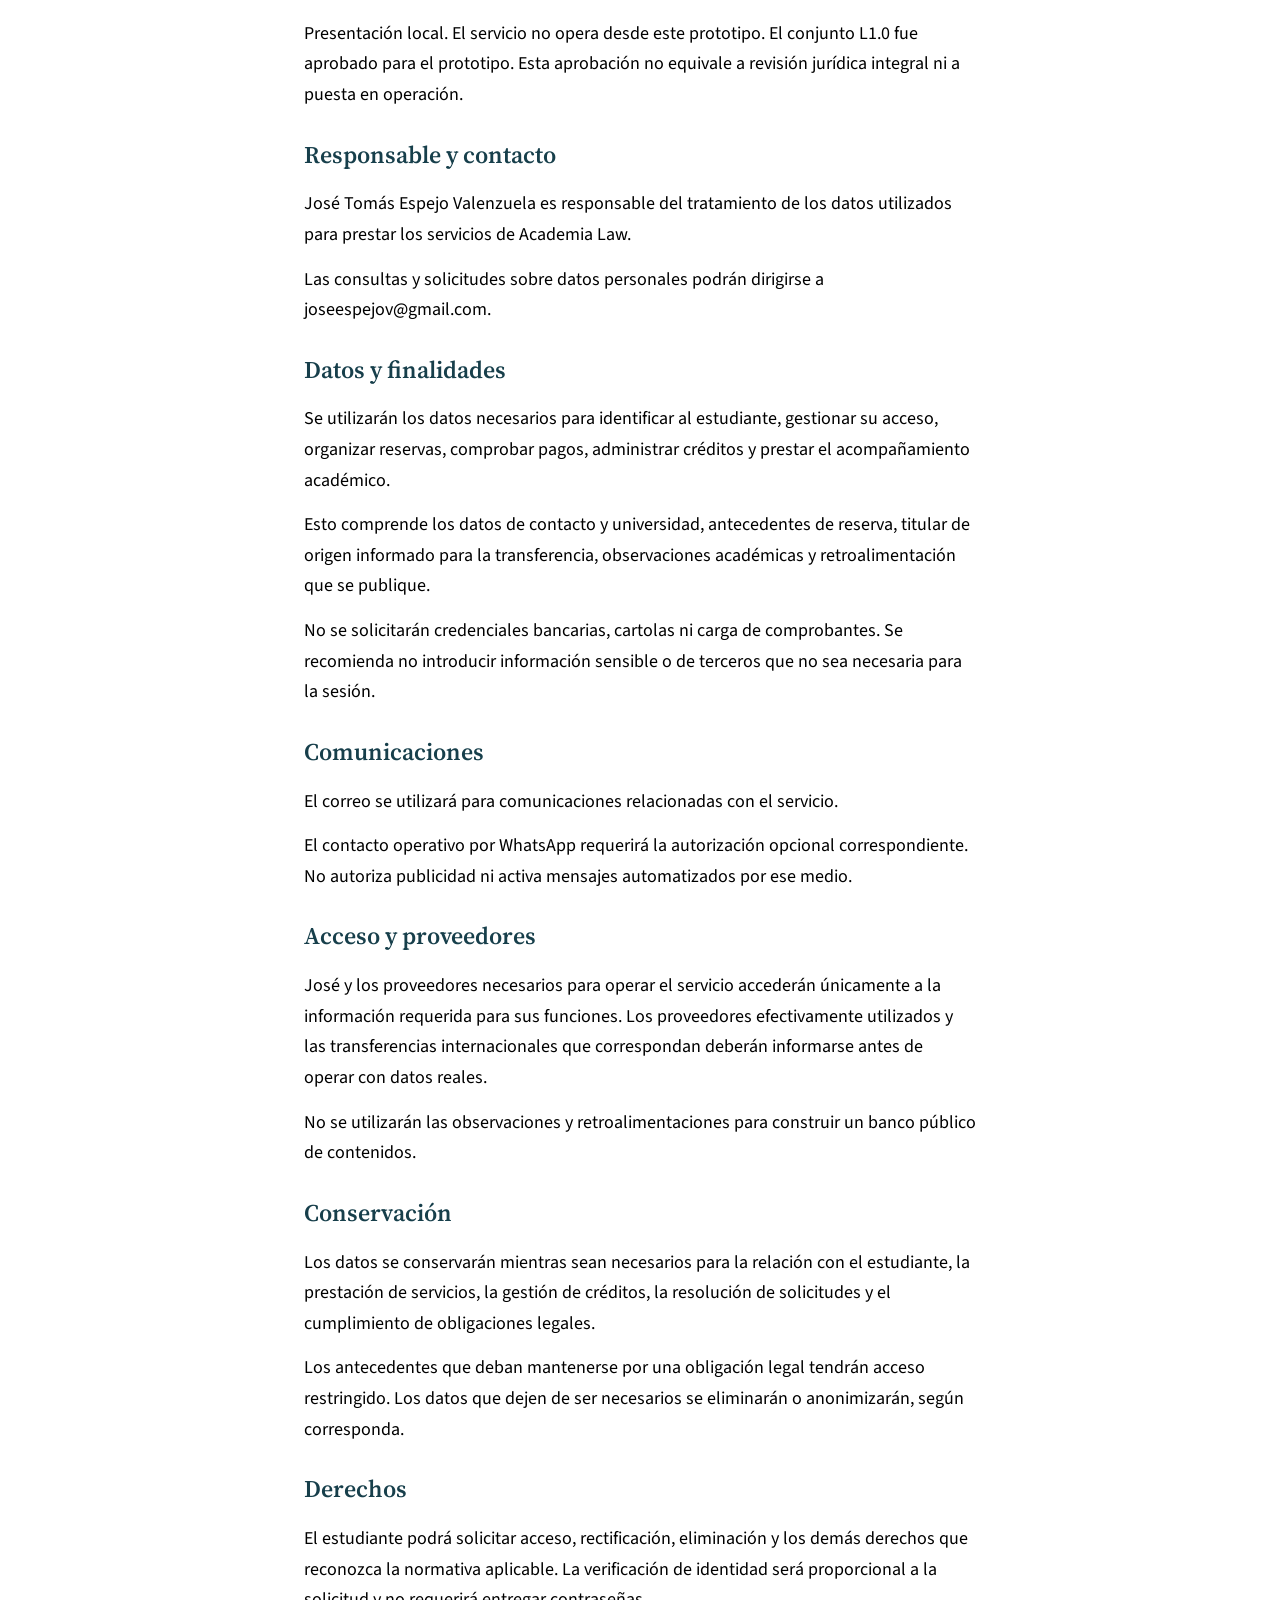
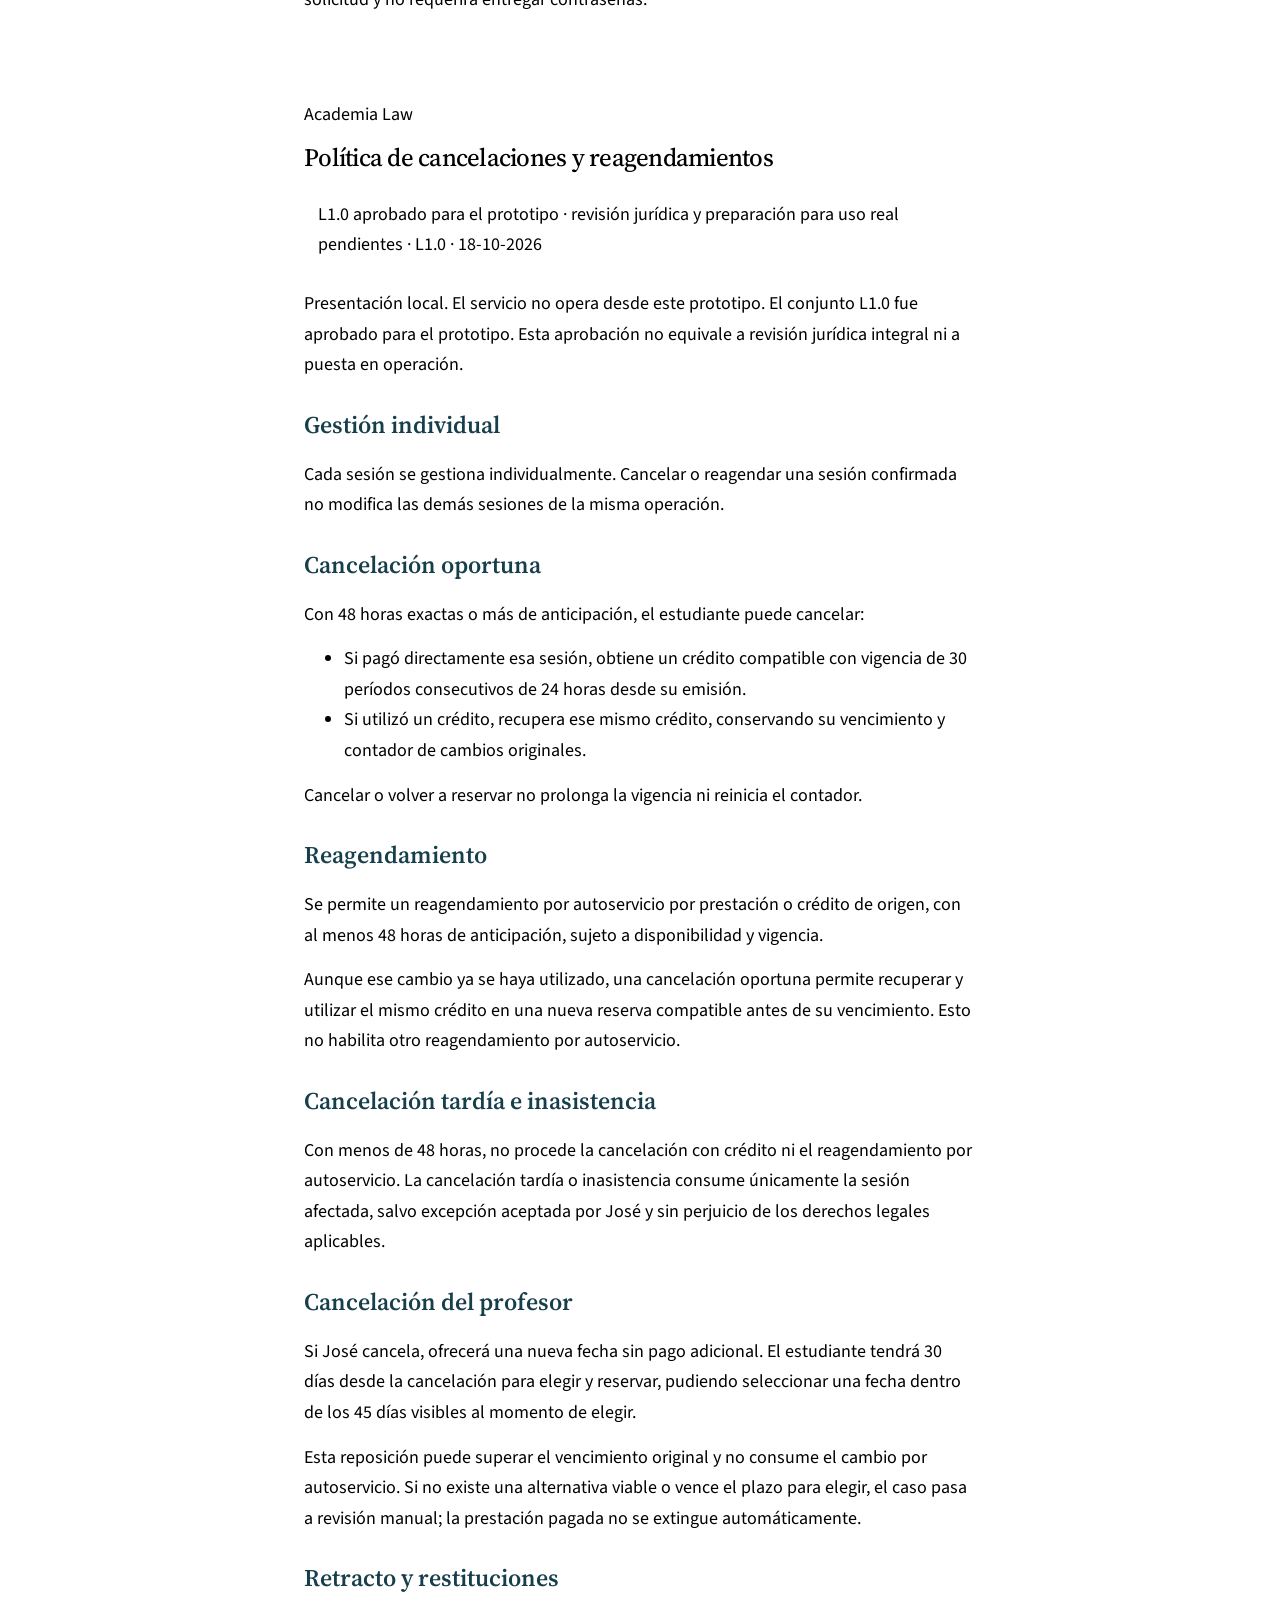
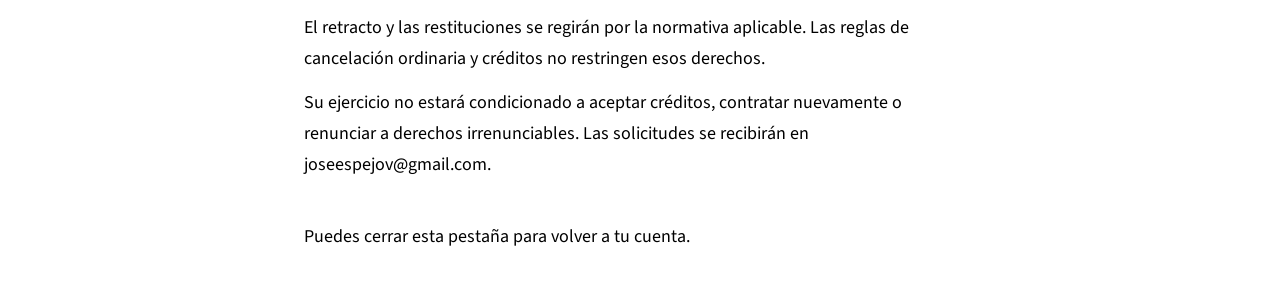
<file: sitio/original/legal.html>
<!doctype html><html lang="es"><head><meta name="robots" content="noindex,nofollow"><script src="../../vista/fixture.js"></script><meta charset="utf-8"><meta name="viewport" content="width=device-width,initial-scale=1"><title>Academia Law · Documentos del prototipo L1.0</title><link rel="stylesheet" href="./visual/prototipo.css"><link rel="stylesheet" href="./visual/operacion-116.css"><link rel="stylesheet" href="./visual/legal.css"></head><body data-type="source" data-palette="cobre"><main><h1>Academia Law</h1><p>Documentos L1.0 aprobados para el prototipo. El cierre jurídico para operar públicamente sigue pendiente.</p><nav><a href="#terminos">Términos</a> · <a href="#privacidad">Privacidad</a> · <a href="#cancelaciones">Cancelaciones</a></nav><section id="terminos"><article class="legal-document"><p class="drawer-brand">Academia Law</p><h2>Términos y condiciones</h2><p class="legal-status">L1.0 aprobado para el prototipo · revisión jurídica y preparación para uso real pendientes · L1.0 · 18-10-2026</p><p>Presentación local. El servicio no opera desde este prototipo. El conjunto L1.0 fue aprobado para el prototipo. Esta aprobación no equivale a revisión jurídica integral ni a puesta en operación.</p><h3>Prestador y contacto</h3><p>Academia Law es el nombre comercial utilizado por José Tomás Espejo Valenzuela, abogado, quien presta personalmente los servicios de preparación académica y recibe sus pagos.</p><p>El prestador desarrolla su actividad desde Antofagasta, Chile. Las consultas y solicitudes relacionadas con el servicio podrán dirigirse a joseespejov@gmail.com.</p><h3>Naturaleza del servicio</h3><p>Los servicios se realizan exclusivamente online y comprenden las actividades académicas expresamente contratadas, según el tipo de sesión, alcance, duración y precio informados.</p><p>El acompañamiento busca apoyar la preparación del estudiante. No garantiza la aprobación del examen ni una calificación determinada. Esta precisión no limita la obligación de cumplir las actividades y condiciones ofrecidas.</p><p>La publicación de retroalimentación es opcional e independiente de la realización y cierre de una sesión.</p><h3>Servicios y precios</h3><p>Los precios se expresan en pesos chilenos:</p><ul><li>Diagnóstico y planificación: $15.000.</li><li>Interrogación estándar: $20.000.</li><li>Interrogación de Penal: $25.000.</li><li>Simulación, incluida Penal: $25.000.</li><li>Clase estándar: $25.000.</li><li>Clase de Penal: $30.000.</li><li>Pack de cuatro interrogaciones estándar: $80.000.</li><li>Pack de cuatro interrogaciones de Penal: $100.000.</li></ul><p>El diagnóstico comprende 30 minutos académicos dentro de un bloque de agenda de 60 minutos. Las interrogaciones, simulaciones y clases duran 60 minutos.</p><p>El resumen identifica el servicio y precio de cada sesión, los créditos aplicados y el importe total. No se modificarán retroactivamente las condiciones de una operación ya contratada.</p><h3>Solicitud, pago y confirmación</h3><p>Seleccionar fechas o completar un borrador no retiene horarios. La operación se genera después de aceptar las condiciones y comprobar los datos, la disponibilidad y los créditos que correspondan.</p><p>Cuando exista un saldo por pagar, los horarios quedan retenidos conjuntamente. El estudiante dispone de dos horas desde la retención para transferir e informar el pago. Sin aviso oportuno, la operación expira y libera los horarios.</p><p>El aviso de transferencia es una declaración del estudiante y no acredita por sí solo la recepción del dinero. Un aviso oportuno mantiene los horarios en revisión hasta su resolución.</p><p>José comprobará el abono. El objetivo de revisión es de 12 horas desde el aviso oportuno; superarlo no confirma ni libera automáticamente los horarios. Si la sesión alcanza su inicio sin confirmación, se tratará como incidencia y no como inasistencia del estudiante.</p><p>Una operación íntegramente cubierta por créditos compatibles se confirma al validar disponibilidad y créditos, sin solicitar transferencia.</p><h3>Packs</h3><p>Los packs se compran por separado y generan cuatro créditos únicamente después de confirmar el abono. Cubren exclusivamente interrogaciones de su categoría, no diagnósticos, simulaciones ni clases.</p><p>Los créditos de pack tienen una vigencia de 45 períodos consecutivos de 24 horas desde su confirmación. La sesión debe terminar dentro de esa vigencia, salvo la reposición excepcional por cancelación del profesor.</p><h3>Documentación tributaria</h3><p>José gestionará personalmente la emisión y entrega del documento tributario correspondiente por medios externos. La plataforma no lo emite ni lo sustituye.</p><p>El aviso de transferencia, la comprobación del abono y confirmación de José, y el documento tributario son actuaciones diferenciadas.</p><h3>Normativa aplicable y derechos del estudiante</h3><p>La contratación se regirá por la legislación chilena aplicable. Las condiciones particulares informadas y aceptadas regularán la prestación en cuanto sean compatibles con dicha legislación. Ninguna estipulación limitará derechos irrenunciables. Las solicitudes de retracto, restitución y demás consultas podrán dirigirse a joseespejov@gmail.com.</p></article></section><section id="privacidad"><article class="legal-document"><p class="drawer-brand">Academia Law</p><h2>Política de privacidad</h2><p class="legal-status">L1.0 aprobado para el prototipo · revisión jurídica y preparación para uso real pendientes · L1.0 · 18-10-2026</p><p>Presentación local. El servicio no opera desde este prototipo. El conjunto L1.0 fue aprobado para el prototipo. Esta aprobación no equivale a revisión jurídica integral ni a puesta en operación.</p><h3>Responsable y contacto</h3><p>José Tomás Espejo Valenzuela es responsable del tratamiento de los datos utilizados para prestar los servicios de Academia Law.</p><p>Las consultas y solicitudes sobre datos personales podrán dirigirse a joseespejov@gmail.com.</p><h3>Datos y finalidades</h3><p>Se utilizarán los datos necesarios para identificar al estudiante, gestionar su acceso, organizar reservas, comprobar pagos, administrar créditos y prestar el acompañamiento académico.</p><p>Esto comprende los datos de contacto y universidad, antecedentes de reserva, titular de origen informado para la transferencia, observaciones académicas y retroalimentación que se publique.</p><p>No se solicitarán credenciales bancarias, cartolas ni carga de comprobantes. Se recomienda no introducir información sensible o de terceros que no sea necesaria para la sesión.</p><h3>Comunicaciones</h3><p>El correo se utilizará para comunicaciones relacionadas con el servicio.</p><p>El contacto operativo por WhatsApp requerirá la autorización opcional correspondiente. No autoriza publicidad ni activa mensajes automatizados por ese medio.</p><h3>Acceso y proveedores</h3><p>José y los proveedores necesarios para operar el servicio accederán únicamente a la información requerida para sus funciones. Los proveedores efectivamente utilizados y las transferencias internacionales que correspondan deberán informarse antes de operar con datos reales.</p><p>No se utilizarán las observaciones y retroalimentaciones para construir un banco público de contenidos.</p><h3>Conservación</h3><p>Los datos se conservarán mientras sean necesarios para la relación con el estudiante, la prestación de servicios, la gestión de créditos, la resolución de solicitudes y el cumplimiento de obligaciones legales.</p><p>Los antecedentes que deban mantenerse por una obligación legal tendrán acceso restringido. Los datos que dejen de ser necesarios se eliminarán o anonimizarán, según corresponda.</p><h3>Derechos</h3><p>El estudiante podrá solicitar acceso, rectificación, eliminación y los demás derechos que reconozca la normativa aplicable. La verificación de identidad será proporcional a la solicitud y no requerirá entregar contraseñas.</p></article></section><section id="cancelaciones"><article class="legal-document"><p class="drawer-brand">Academia Law</p><h2>Política de cancelaciones y reagendamientos</h2><p class="legal-status">L1.0 aprobado para el prototipo · revisión jurídica y preparación para uso real pendientes · L1.0 · 18-10-2026</p><p>Presentación local. El servicio no opera desde este prototipo. El conjunto L1.0 fue aprobado para el prototipo. Esta aprobación no equivale a revisión jurídica integral ni a puesta en operación.</p><h3>Gestión individual</h3><p>Cada sesión se gestiona individualmente. Cancelar o reagendar una sesión confirmada no modifica las demás sesiones de la misma operación.</p><h3>Cancelación oportuna</h3><p>Con 48 horas exactas o más de anticipación, el estudiante puede cancelar:</p><ul><li>Si pagó directamente esa sesión, obtiene un crédito compatible con vigencia de 30 períodos consecutivos de 24 horas desde su emisión.</li><li>Si utilizó un crédito, recupera ese mismo crédito, conservando su vencimiento y contador de cambios originales.</li></ul><p>Cancelar o volver a reservar no prolonga la vigencia ni reinicia el contador.</p><h3>Reagendamiento</h3><p>Se permite un reagendamiento por autoservicio por prestación o crédito de origen, con al menos 48 horas de anticipación, sujeto a disponibilidad y vigencia.</p><p>Aunque ese cambio ya se haya utilizado, una cancelación oportuna permite recuperar y utilizar el mismo crédito en una nueva reserva compatible antes de su vencimiento. Esto no habilita otro reagendamiento por autoservicio.</p><h3>Cancelación tardía e inasistencia</h3><p>Con menos de 48 horas, no procede la cancelación con crédito ni el reagendamiento por autoservicio. La cancelación tardía o inasistencia consume únicamente la sesión afectada, salvo excepción aceptada por José y sin perjuicio de los derechos legales aplicables.</p><h3>Cancelación del profesor</h3><p>Si José cancela, ofrecerá una nueva fecha sin pago adicional. El estudiante tendrá 30 días desde la cancelación para elegir y reservar, pudiendo seleccionar una fecha dentro de los 45 días visibles al momento de elegir.</p><p>Esta reposición puede superar el vencimiento original y no consume el cambio por autoservicio. Si no existe una alternativa viable o vence el plazo para elegir, el caso pasa a revisión manual; la prestación pagada no se extingue automáticamente.</p><h3>Retracto y restituciones</h3><p>El retracto y las restituciones se regirán por la normativa aplicable. Las reglas de cancelación ordinaria y créditos no restringen esos derechos.</p><p>Su ejercicio no estará condicionado a aceptar créditos, contratar nuevamente o renunciar a derechos irrenunciables. Las solicitudes se recibirán en joseespejov@gmail.com.</p></article></section><p>Puedes cerrar esta pestaña para volver a tu cuenta.</p></main><script src="../../vista/puente.js" defer></script></body></html>
</file>
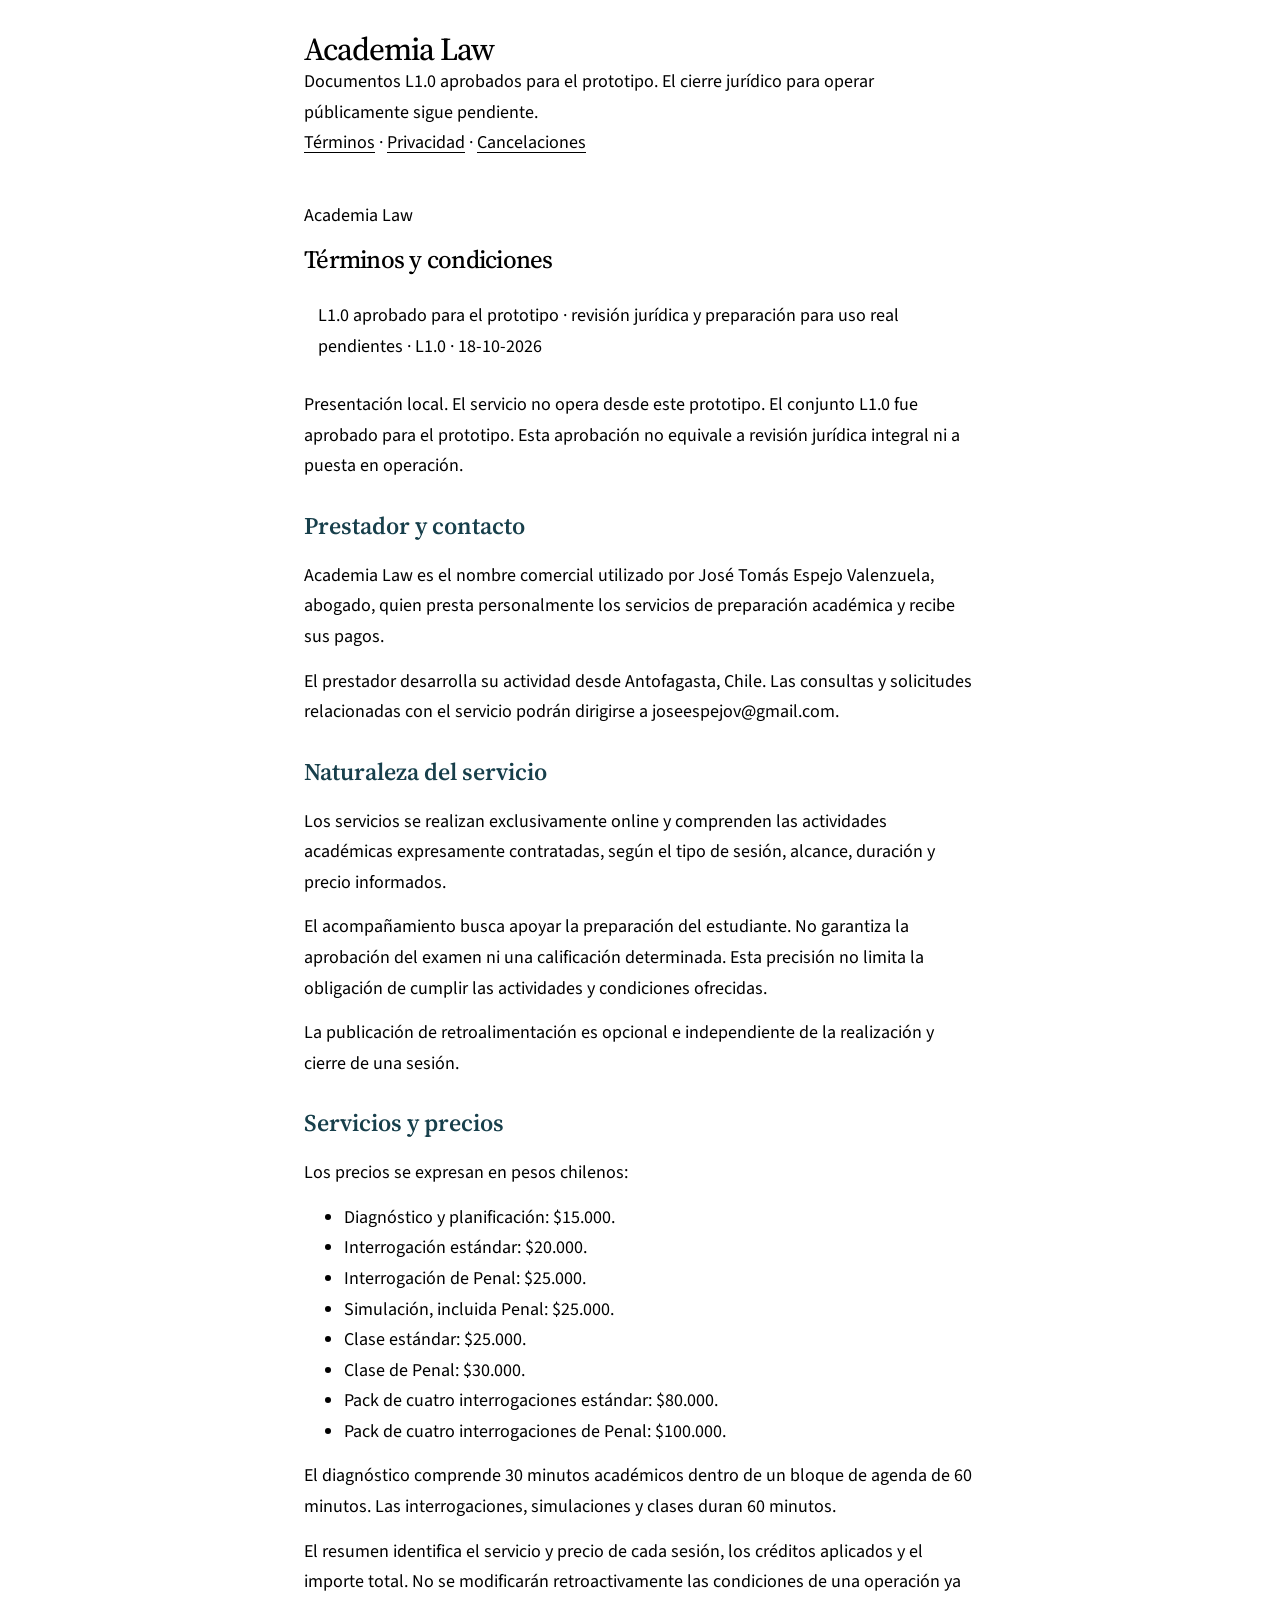
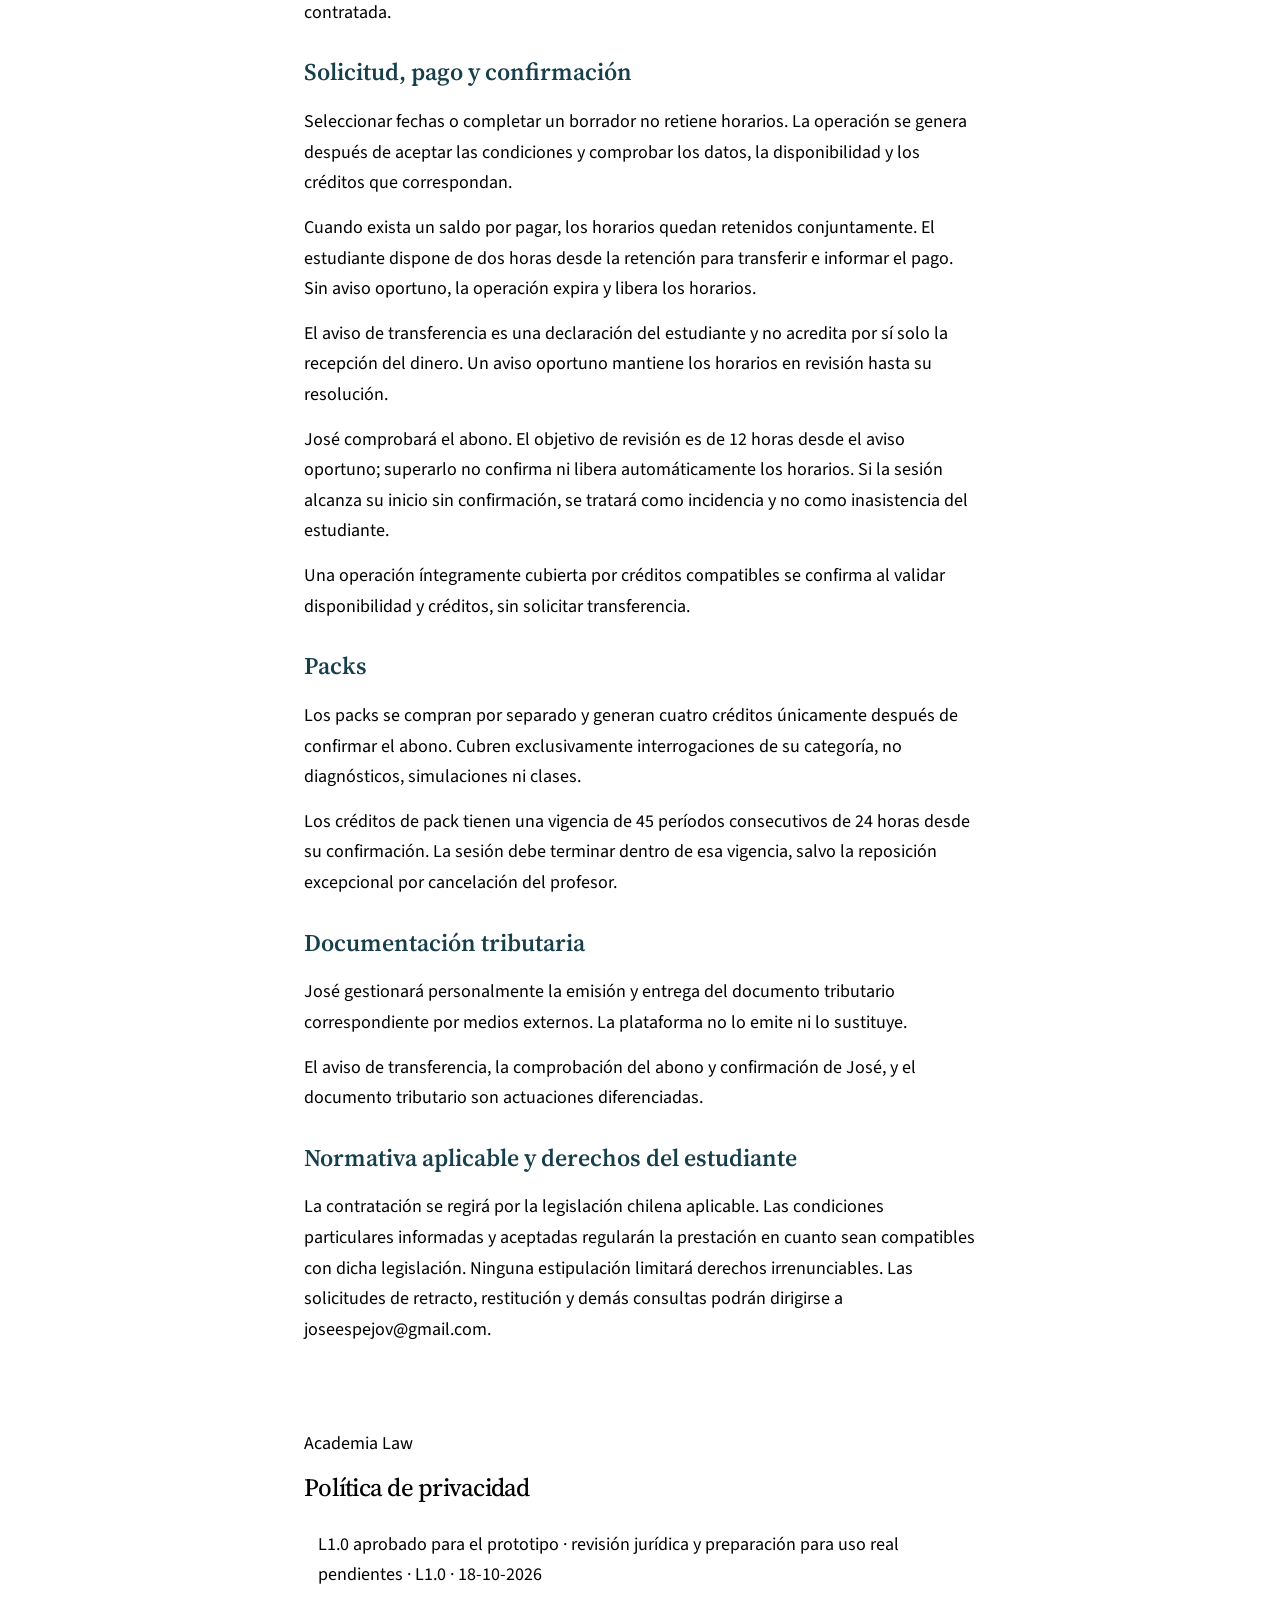
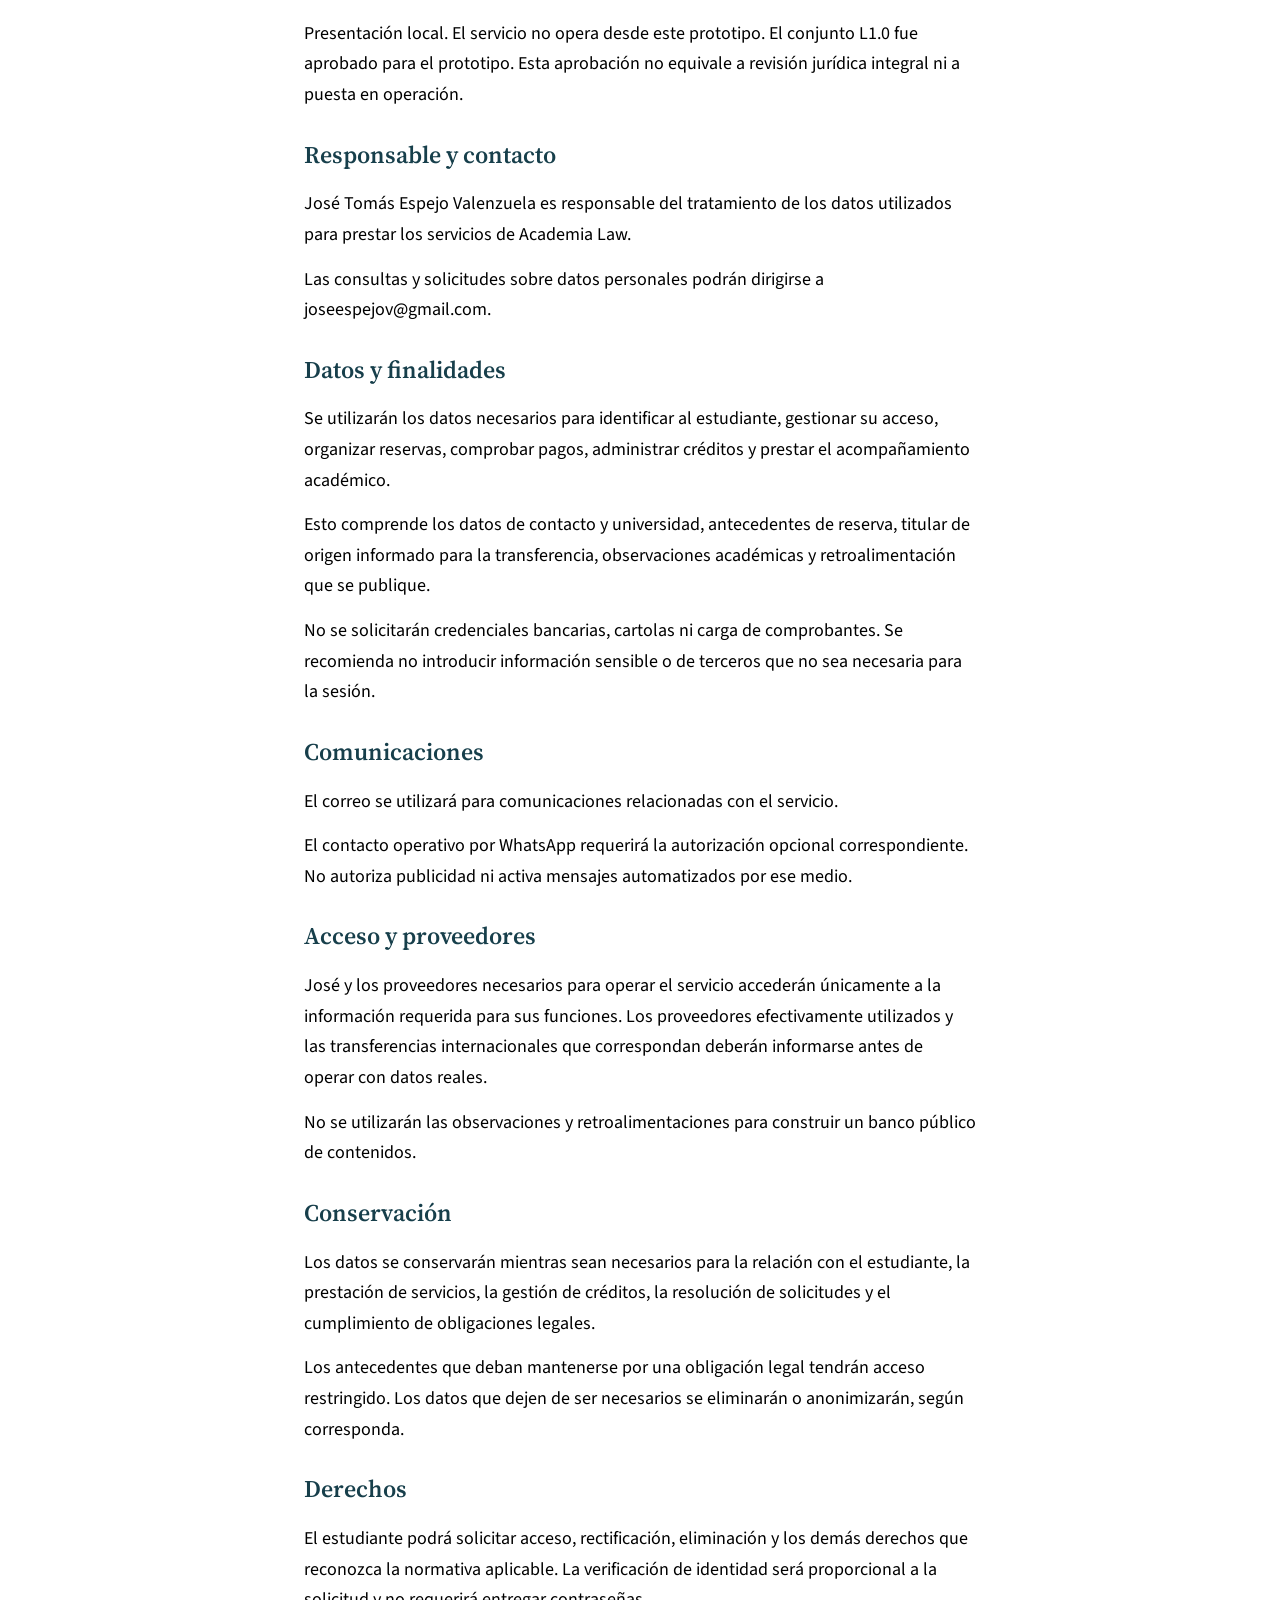
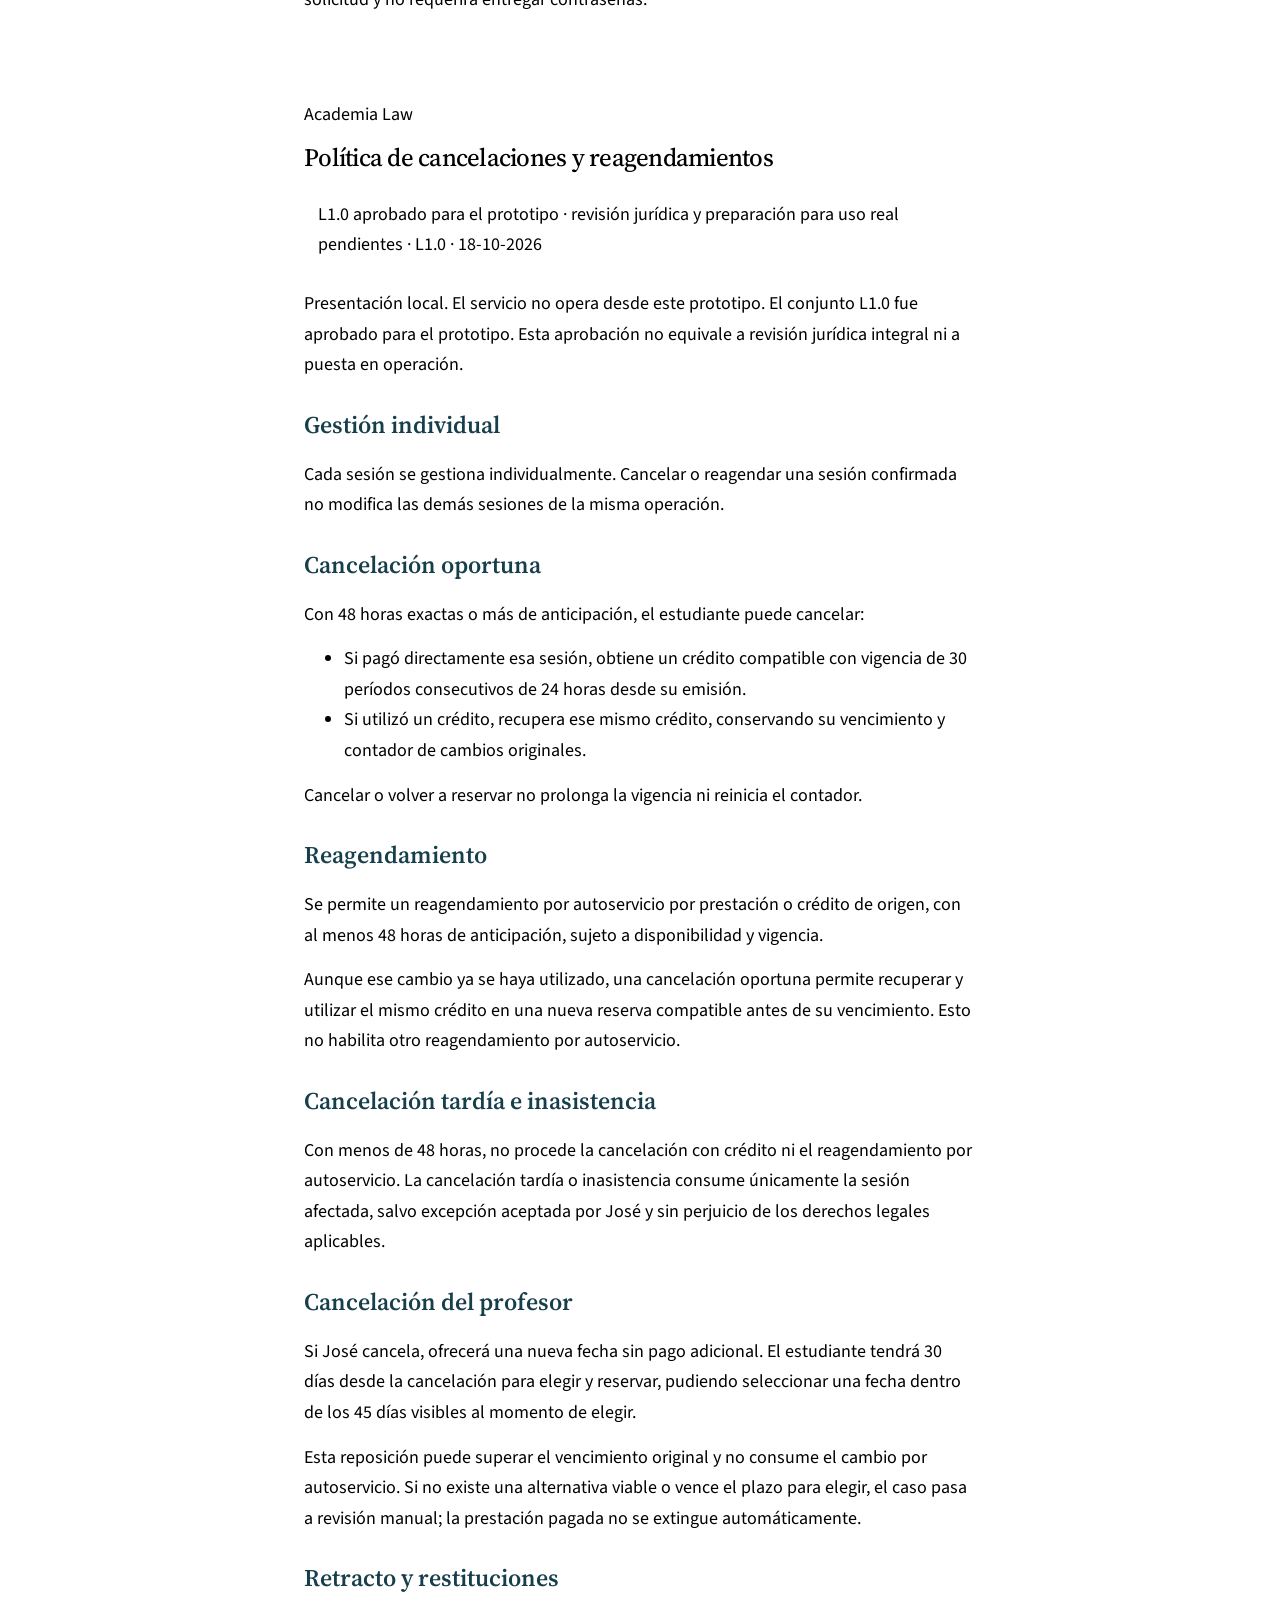
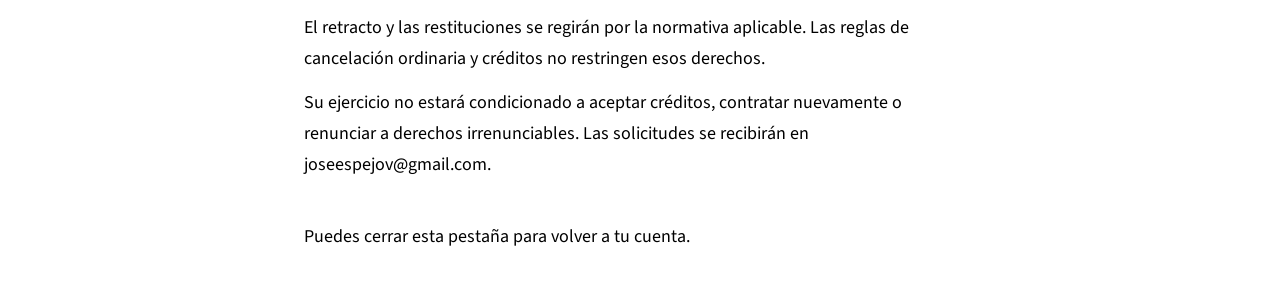
<file: sitio/propuesta/legal.html>
<!doctype html><html lang="es"><head><meta name="robots" content="noindex,nofollow"><script src="../../vista/fixture.js"></script><script src="../../vista/mejoras-vista.js"></script><meta charset="utf-8"><meta name="viewport" content="width=device-width,initial-scale=1"><title>Academia Law · Documentos del prototipo L1.0</title><link rel="stylesheet" href="./visual/prototipo.css"><link rel="stylesheet" href="./visual/operacion-116.css"><link rel="stylesheet" href="./visual/legal.css"></head><body data-type="source" data-palette="cobre"><main><h1>Academia Law</h1><p>Documentos L1.0 aprobados para el prototipo. El cierre jurídico para operar públicamente sigue pendiente.</p><nav><a href="#terminos">Términos</a> · <a href="#privacidad">Privacidad</a> · <a href="#cancelaciones">Cancelaciones</a></nav><section id="terminos"><article class="legal-document"><p class="drawer-brand">Academia Law</p><h2>Términos y condiciones</h2><p class="legal-status">L1.0 aprobado para el prototipo · revisión jurídica y preparación para uso real pendientes · L1.0 · 18-10-2026</p><p>Presentación local. El servicio no opera desde este prototipo. El conjunto L1.0 fue aprobado para el prototipo. Esta aprobación no equivale a revisión jurídica integral ni a puesta en operación.</p><h3>Prestador y contacto</h3><p>Academia Law es el nombre comercial utilizado por José Tomás Espejo Valenzuela, abogado, quien presta personalmente los servicios de preparación académica y recibe sus pagos.</p><p>El prestador desarrolla su actividad desde Antofagasta, Chile. Las consultas y solicitudes relacionadas con el servicio podrán dirigirse a joseespejov@gmail.com.</p><h3>Naturaleza del servicio</h3><p>Los servicios se realizan exclusivamente online y comprenden las actividades académicas expresamente contratadas, según el tipo de sesión, alcance, duración y precio informados.</p><p>El acompañamiento busca apoyar la preparación del estudiante. No garantiza la aprobación del examen ni una calificación determinada. Esta precisión no limita la obligación de cumplir las actividades y condiciones ofrecidas.</p><p>La publicación de retroalimentación es opcional e independiente de la realización y cierre de una sesión.</p><h3>Servicios y precios</h3><p>Los precios se expresan en pesos chilenos:</p><ul><li>Diagnóstico y planificación: $15.000.</li><li>Interrogación estándar: $20.000.</li><li>Interrogación de Penal: $25.000.</li><li>Simulación, incluida Penal: $25.000.</li><li>Clase estándar: $25.000.</li><li>Clase de Penal: $30.000.</li><li>Pack de cuatro interrogaciones estándar: $80.000.</li><li>Pack de cuatro interrogaciones de Penal: $100.000.</li></ul><p>El diagnóstico comprende 30 minutos académicos dentro de un bloque de agenda de 60 minutos. Las interrogaciones, simulaciones y clases duran 60 minutos.</p><p>El resumen identifica el servicio y precio de cada sesión, los créditos aplicados y el importe total. No se modificarán retroactivamente las condiciones de una operación ya contratada.</p><h3>Solicitud, pago y confirmación</h3><p>Seleccionar fechas o completar un borrador no retiene horarios. La operación se genera después de aceptar las condiciones y comprobar los datos, la disponibilidad y los créditos que correspondan.</p><p>Cuando exista un saldo por pagar, los horarios quedan retenidos conjuntamente. El estudiante dispone de dos horas desde la retención para transferir e informar el pago. Sin aviso oportuno, la operación expira y libera los horarios.</p><p>El aviso de transferencia es una declaración del estudiante y no acredita por sí solo la recepción del dinero. Un aviso oportuno mantiene los horarios en revisión hasta su resolución.</p><p>José comprobará el abono. El objetivo de revisión es de 12 horas desde el aviso oportuno; superarlo no confirma ni libera automáticamente los horarios. Si la sesión alcanza su inicio sin confirmación, se tratará como incidencia y no como inasistencia del estudiante.</p><p>Una operación íntegramente cubierta por créditos compatibles se confirma al validar disponibilidad y créditos, sin solicitar transferencia.</p><h3>Packs</h3><p>Los packs se compran por separado y generan cuatro créditos únicamente después de confirmar el abono. Cubren exclusivamente interrogaciones de su categoría, no diagnósticos, simulaciones ni clases.</p><p>Los créditos de pack tienen una vigencia de 45 períodos consecutivos de 24 horas desde su confirmación. La sesión debe terminar dentro de esa vigencia, salvo la reposición excepcional por cancelación del profesor.</p><h3>Documentación tributaria</h3><p>José gestionará personalmente la emisión y entrega del documento tributario correspondiente por medios externos. La plataforma no lo emite ni lo sustituye.</p><p>El aviso de transferencia, la comprobación del abono y confirmación de José, y el documento tributario son actuaciones diferenciadas.</p><h3>Normativa aplicable y derechos del estudiante</h3><p>La contratación se regirá por la legislación chilena aplicable. Las condiciones particulares informadas y aceptadas regularán la prestación en cuanto sean compatibles con dicha legislación. Ninguna estipulación limitará derechos irrenunciables. Las solicitudes de retracto, restitución y demás consultas podrán dirigirse a joseespejov@gmail.com.</p></article></section><section id="privacidad"><article class="legal-document"><p class="drawer-brand">Academia Law</p><h2>Política de privacidad</h2><p class="legal-status">L1.0 aprobado para el prototipo · revisión jurídica y preparación para uso real pendientes · L1.0 · 18-10-2026</p><p>Presentación local. El servicio no opera desde este prototipo. El conjunto L1.0 fue aprobado para el prototipo. Esta aprobación no equivale a revisión jurídica integral ni a puesta en operación.</p><h3>Responsable y contacto</h3><p>José Tomás Espejo Valenzuela es responsable del tratamiento de los datos utilizados para prestar los servicios de Academia Law.</p><p>Las consultas y solicitudes sobre datos personales podrán dirigirse a joseespejov@gmail.com.</p><h3>Datos y finalidades</h3><p>Se utilizarán los datos necesarios para identificar al estudiante, gestionar su acceso, organizar reservas, comprobar pagos, administrar créditos y prestar el acompañamiento académico.</p><p>Esto comprende los datos de contacto y universidad, antecedentes de reserva, titular de origen informado para la transferencia, observaciones académicas y retroalimentación que se publique.</p><p>No se solicitarán credenciales bancarias, cartolas ni carga de comprobantes. Se recomienda no introducir información sensible o de terceros que no sea necesaria para la sesión.</p><h3>Comunicaciones</h3><p>El correo se utilizará para comunicaciones relacionadas con el servicio.</p><p>El contacto operativo por WhatsApp requerirá la autorización opcional correspondiente. No autoriza publicidad ni activa mensajes automatizados por ese medio.</p><h3>Acceso y proveedores</h3><p>José y los proveedores necesarios para operar el servicio accederán únicamente a la información requerida para sus funciones. Los proveedores efectivamente utilizados y las transferencias internacionales que correspondan deberán informarse antes de operar con datos reales.</p><p>No se utilizarán las observaciones y retroalimentaciones para construir un banco público de contenidos.</p><h3>Conservación</h3><p>Los datos se conservarán mientras sean necesarios para la relación con el estudiante, la prestación de servicios, la gestión de créditos, la resolución de solicitudes y el cumplimiento de obligaciones legales.</p><p>Los antecedentes que deban mantenerse por una obligación legal tendrán acceso restringido. Los datos que dejen de ser necesarios se eliminarán o anonimizarán, según corresponda.</p><h3>Derechos</h3><p>El estudiante podrá solicitar acceso, rectificación, eliminación y los demás derechos que reconozca la normativa aplicable. La verificación de identidad será proporcional a la solicitud y no requerirá entregar contraseñas.</p></article></section><section id="cancelaciones"><article class="legal-document"><p class="drawer-brand">Academia Law</p><h2>Política de cancelaciones y reagendamientos</h2><p class="legal-status">L1.0 aprobado para el prototipo · revisión jurídica y preparación para uso real pendientes · L1.0 · 18-10-2026</p><p>Presentación local. El servicio no opera desde este prototipo. El conjunto L1.0 fue aprobado para el prototipo. Esta aprobación no equivale a revisión jurídica integral ni a puesta en operación.</p><h3>Gestión individual</h3><p>Cada sesión se gestiona individualmente. Cancelar o reagendar una sesión confirmada no modifica las demás sesiones de la misma operación.</p><h3>Cancelación oportuna</h3><p>Con 48 horas exactas o más de anticipación, el estudiante puede cancelar:</p><ul><li>Si pagó directamente esa sesión, obtiene un crédito compatible con vigencia de 30 períodos consecutivos de 24 horas desde su emisión.</li><li>Si utilizó un crédito, recupera ese mismo crédito, conservando su vencimiento y contador de cambios originales.</li></ul><p>Cancelar o volver a reservar no prolonga la vigencia ni reinicia el contador.</p><h3>Reagendamiento</h3><p>Se permite un reagendamiento por autoservicio por prestación o crédito de origen, con al menos 48 horas de anticipación, sujeto a disponibilidad y vigencia.</p><p>Aunque ese cambio ya se haya utilizado, una cancelación oportuna permite recuperar y utilizar el mismo crédito en una nueva reserva compatible antes de su vencimiento. Esto no habilita otro reagendamiento por autoservicio.</p><h3>Cancelación tardía e inasistencia</h3><p>Con menos de 48 horas, no procede la cancelación con crédito ni el reagendamiento por autoservicio. La cancelación tardía o inasistencia consume únicamente la sesión afectada, salvo excepción aceptada por José y sin perjuicio de los derechos legales aplicables.</p><h3>Cancelación del profesor</h3><p>Si José cancela, ofrecerá una nueva fecha sin pago adicional. El estudiante tendrá 30 días desde la cancelación para elegir y reservar, pudiendo seleccionar una fecha dentro de los 45 días visibles al momento de elegir.</p><p>Esta reposición puede superar el vencimiento original y no consume el cambio por autoservicio. Si no existe una alternativa viable o vence el plazo para elegir, el caso pasa a revisión manual; la prestación pagada no se extingue automáticamente.</p><h3>Retracto y restituciones</h3><p>El retracto y las restituciones se regirán por la normativa aplicable. Las reglas de cancelación ordinaria y créditos no restringen esos derechos.</p><p>Su ejercicio no estará condicionado a aceptar créditos, contratar nuevamente o renunciar a derechos irrenunciables. Las solicitudes se recibirán en joseespejov@gmail.com.</p></article></section><p>Puedes cerrar esta pestaña para volver a tu cuenta.</p></main><script src="../../vista/puente.js" defer></script></body></html>
</file>
<file: sitio/original/visual/prototipo.css>
@font-face{font-family:Source Serif;src:url('assets/fonts/source-serif-4.ttf') format('truetype');font-weight:200 900;font-display:swap}
@font-face{font-family:Source Sans;src:url('assets/fonts/source-sans-3.ttf') format('truetype');font-weight:200 900;font-display:swap}
*{box-sizing:border-box}html{scroll-behavior:smooth}body{--bg:var(--c-f7f4ee, #F7F4EE);--paper:var(--c-fffefb, #FFFEFB);--ink:var(--c-173f4b, #173F4B);--text:var(--c-26383d, #26383D);--muted:var(--c-53676c, #53676C);--line:var(--c-d5dad6, #D5DAD6);--soft:var(--c-e9efea, #E9EFEA);--radius:14px;--space:32px;margin:0;background:var(--bg);color:var(--text);font-family:Source Sans,Arial,sans-serif;font-size:16px;line-height:1.5}
body.variant-b{--bg:var(--c-fafaf8, #FAFAF8);--paper:var(--c-ffffff, #FFFFFF);--ink:var(--c-23364a, #23364A);--text:var(--c-293743, #293743);--muted:var(--c-52616d, #52616D);--line:var(--c-ccd2d8, #CCD2D8);--soft:var(--c-ebeff4, #EBEFF4);--radius:3px;--space:24px}
h1,h2,h3,p{margin:0}h1,h2{font-family:Source Serif,Georgia,serif;color:var(--ink);font-weight:500;line-height:1.1;letter-spacing:-.03em}h1{font-size:clamp(36px,4.8vw,68px)}h2{font-size:32px}h3{font-size:20px;font-weight:600;color:var(--ink)}p+p{margin-top:12px}a{color:var(--ink);text-underline-offset:4px}button,input,select,textarea{font:inherit}button,a,input,select{touch-action:manipulation}button{cursor:pointer}button:disabled{cursor:default;opacity:.7}button:focus-visible,a:focus-visible,input:focus-visible,select:focus-visible,summary:focus-visible{outline:3px solid var(--ink);outline-offset:4px}
.button{display:inline-flex;justify-content:center;align-items:center;gap:16px;min-height:48px;padding:12px 22px;border:1px solid var(--ink);border-radius:calc(var(--radius) / 2);background:var(--ink);color:var(--c-ffffff, #fff);text-decoration:none;font-weight:600;line-height:1.3}
.button.secondary{background:transparent;color:var(--ink)}.button.small{min-height:44px;padding:10px 16px}.button.full{width:100%}.text-button{min-height:44px;padding:8px 0;border:0;background:none;color:var(--ink);text-decoration:underline;text-underline-offset:4px}
.demo-line{background:var(--soft);color:var(--muted);font-size:13px;padding:7px 24px;text-align:center}.site-header{max-width:1248px;margin:auto;display:flex;align-items:center;justify-content:space-between;gap:24px;padding:24px}.wordmark{font-size:15px;line-height:1.12;text-decoration:none}.wordmark strong{font-family:Source Serif,Georgia,serif;font-size:23px;font-weight:600}.site-header nav{display:flex;align-items:center;gap:28px}.site-header nav>a:not(.button){font-size:16px;text-decoration:none;min-height:44px;display:flex;align-items:center}
main{max-width:1248px;margin:auto;padding:0 24px 64px}.eyebrow{font-size:13px;font-weight:600;letter-spacing:.13em;text-transform:uppercase;color:var(--muted)}.lead{font-size:20px;color:var(--muted);max-width:560px;line-height:1.55}.muted{color:var(--muted)}.small-text{font-size:14px}.page-head{padding:32px 0;display:flex;justify-content:space-between;gap:24px;align-items:flex-end}.page-head h1{font-size:46px;margin-top:10px}.page-head .lead{font-size:18px;margin-top:12px}.page-head>p{max-width:220px}
.hero{display:grid;grid-template-columns:1.5fr 1fr;gap:70px;align-items:center;padding:65px 0 74px;border-top:1px solid var(--line)}.hero h1{max-width:730px;margin:20px 0 24px}.hero .actions{display:flex;flex-wrap:wrap;gap:20px;align-items:center;margin-top:30px}.hero-aside{padding:36px;background:var(--paper);border:1px solid var(--line);border-radius:var(--radius)}.hero-aside h2{font-size:30px;margin:18px 0}.hero-aside .price{font-family:Source Serif,Georgia,serif;font-size:38px;display:block;color:var(--ink);margin-top:24px}.hero-aside>a{display:inline-flex;align-items:center;min-height:44px;margin-top:18px}.rule{height:1px;background:var(--line);margin:24px 0}.method{border-top:1px solid var(--line);padding:34px 0 50px}.section-heading{display:flex;align-items:baseline;justify-content:space-between;gap:24px;margin-bottom:26px}.method-grid{display:grid;grid-template-columns:repeat(3,1fr);gap:40px}.method-item{display:grid;grid-template-columns:45px 1fr;gap:14px}.number{font-family:Source Serif,Georgia,serif;font-size:30px;color:var(--muted)}.method-item p{color:var(--muted);margin-top:8px}.services-grid{display:grid;grid-template-columns:repeat(4,1fr);gap:16px}.service-card{background:var(--paper);border:1px solid var(--line);border-radius:var(--radius);padding:24px}.service-card p{color:var(--muted);margin-top:12px}.service-card strong{display:block;margin-top:20px}.service-card .small-text{margin-top:8px}.note{padding:20px 24px;background:var(--soft);border-left:3px solid var(--ink);margin-top:24px}.note p{color:var(--muted)}
.variant-b .hero{gap:48px;padding:48px 0 52px}.variant-b .hero h1{font-size:clamp(36px,4.4vw,60px)}.variant-b .hero-aside{border-top:3px solid var(--ink);padding:28px}.variant-b .method-grid{gap:24px}.variant-b .method{padding:28px 0 36px}.variant-b .wordmark strong{font-size:21px}
.steps{display:flex;gap:18px;border-bottom:1px solid var(--line);padding:12px 0 20px;font-size:14px;flex-wrap:wrap}.steps span{color:var(--muted)}.steps .current{font-weight:700;color:var(--ink)}.booking-grid{display:grid;grid-template-columns:minmax(0,1.65fr) minmax(300px,1fr);gap:32px;align-items:start}.surface{background:var(--paper);border:1px solid var(--line);border-radius:var(--radius);padding:28px}.calendar-top{display:flex;align-items:center;justify-content:space-between;gap:16px;margin-bottom:24px}.calendar-top h2{font-size:27px}.icon-button{min-width:44px;min-height:44px;border:1px solid var(--line);background:transparent;color:var(--ink);border-radius:calc(var(--radius) / 2);font-size:22px}.week{display:grid;grid-template-columns:repeat(7,minmax(0,1fr));gap:6px}.day{min-height:83px;border:1px solid transparent;background:transparent;color:var(--ink);border-radius:calc(var(--radius) / 2);display:flex;flex-direction:column;align-items:center;justify-content:center;gap:5px;font-size:14px}.day strong{font-size:23px;font-weight:500}.day.selected{background:var(--ink);color:var(--p-onDark)}.day:disabled{text-decoration:line-through;color:var(--muted)}.day small{font-size:11px}.slot-heading{margin:28px 0 14px}.slots{display:grid;grid-template-columns:repeat(4,1fr);gap:10px}.slot{min-height:48px;border:1px solid var(--line);border-radius:calc(var(--radius) / 2);background:transparent;color:var(--ink);font-weight:600}.slot.selected{background:var(--soft);border:2px solid var(--ink)}.calendar-hint{margin-top:18px;color:var(--muted);font-size:14px}.repeat-box{margin-top:26px;border-top:1px solid var(--line);padding-top:22px}.repeat-box label{display:block;font-weight:600;margin-bottom:10px}.repeat-controls{display:flex;gap:12px;align-items:center;flex-wrap:wrap}.repeat-controls select{flex:1;min-width:160px}.count{font-size:13px;font-weight:600;color:var(--muted);letter-spacing:.06em;text-transform:uppercase}.summary-heading{display:flex;align-items:baseline;justify-content:space-between;gap:12px;margin-bottom:22px}.summary-heading h2{font-size:28px}.session-selection{padding:18px 0;border-top:1px solid var(--line);display:flex;justify-content:space-between;gap:12px}.session-selection strong{display:block}.session-selection p{font-size:14px;color:var(--muted);margin-top:5px}.remove{width:44px;min-width:44px;height:44px;border:0;background:transparent;color:var(--ink);font-size:23px}.credit-use{display:flex;align-items:flex-start;gap:12px;padding:16px 0;border-top:1px solid var(--line);margin-top:8px;cursor:pointer}.credit-use input{width:22px;height:22px;accent-color:var(--ink);margin-top:3px;flex-shrink:0}.credit-use span{font-weight:600}.credit-use small{display:block;color:var(--muted);font-weight:400;font-size:14px;margin-top:5px}.totals{padding:18px 0;border-top:1px solid var(--line)}.totals>div{display:flex;justify-content:space-between;gap:12px;margin-bottom:8px}.totals .grand{font-size:23px;font-weight:600;margin-top:12px;color:var(--ink)}.form-control{width:100%;min-height:48px;border:1px solid var(--line);border-radius:calc(var(--radius) / 2);background:var(--paper);padding:10px 12px;color:var(--text)}.alert{margin:20px 0;padding:18px;background:var(--c-fff2e4, #FFF2E4);border:1px solid var(--c-d8b998, #D8B998);border-radius:calc(var(--radius) / 2);color:var(--c-70401a, #70401A)}.alert strong{display:block;margin-bottom:5px}.empty{padding:40px 22px;border:1px dashed var(--line);text-align:center;color:var(--muted)}.empty h3{margin-bottom:10px}.empty .button{margin-top:20px}
.panel-layout{display:grid;grid-template-columns:180px minmax(0,1fr);gap:40px}.panel-nav{display:flex;flex-direction:column;gap:8px;padding-top:20px}.panel-nav button{min-height:46px;text-align:left;padding:12px 16px;border:0;background:transparent;color:var(--muted);border-radius:calc(var(--radius) / 2);font-weight:500}.panel-nav button[aria-current=page]{background:var(--soft);color:var(--ink);font-weight:700}.panel-content{min-width:0}.operation{border:1px solid var(--line);background:var(--paper);border-radius:var(--radius);padding:26px;margin-bottom:30px}.operation-top{display:flex;justify-content:space-between;gap:20px;align-items:flex-start}.operation h2{font-family:Source Sans,Arial,sans-serif;letter-spacing:0;font-weight:600;font-size:23px}.badge{display:inline-flex;align-items:center;gap:7px;padding:4px 10px;background:var(--soft);color:var(--ink);border:1px solid var(--line);border-radius:4px;font-size:13px;font-weight:600}.badge:before{content:'';width:5px;height:5px;background:currentColor;border-radius:50%;flex-shrink:0}.operation p{margin-top:10px}.operation-clock{border-top:1px solid var(--line);margin-top:20px;padding-top:16px;display:flex;justify-content:space-between;gap:22px;align-items:center}.operation-clock strong{display:block;font-weight:600}.operation-clock small{color:var(--muted);font-size:14px}.panel-columns{display:grid;grid-template-columns:minmax(0,1.5fr) minmax(240px,1fr);gap:24px;align-items:start}.next-session{padding:28px;background:var(--ink);color:var(--p-onDark);border-radius:var(--radius);margin-bottom:20px}.next-session h2{color:var(--p-onDark);font-size:30px;margin:16px 0 8px}.next-session .eyebrow{color:var(--c-d9e4e4, #D9E4E4)}.next-session p{color:var(--c-e4ebeb, #E4EBEB)}.next-session .button{background:var(--p-onDark);color:var(--ink);border-color:var(--p-onDark);margin-top:24px}.next-session .next-meta{display:flex;justify-content:space-between;gap:10px;margin-top:20px;font-size:14px}.upcoming{padding:20px 0;border-bottom:1px solid var(--line);display:flex;gap:20px;justify-content:space-between;align-items:center}.upcoming strong{display:block}.upcoming p{color:var(--muted);font-size:14px;margin-top:4px}.credit-panel h2{font-size:27px;margin:15px 0 12px}.credit-panel dl{font-size:14px;margin:0}.credit-panel dl div{display:flex;justify-content:space-between;gap:20px;padding:12px 0;border-bottom:1px solid var(--line)}.credit-panel dd{margin:0;font-weight:600;text-align:right}.credit-panel .text-button{margin-top:12px}.credit-row{border-top:1px solid var(--line);padding:20px 0}.credit-row h3{font-size:18px}.credit-row p{margin-top:7px}.history-card{padding:24px;border:1px solid var(--line);background:var(--paper);margin-top:20px;border-radius:var(--radius)}.profile-grid{display:grid;gap:20px;max-width:600px}.profile-grid label{display:block;font-weight:600}.profile-grid input{margin-top:6px}
.variant-b .surface,.variant-b .operation,.variant-b .next-session{padding:24px}.variant-b .panel-layout{gap:28px}.variant-b .panel-nav{border-right:1px solid var(--line);padding-right:18px}.variant-b .next-session{background:var(--paper);border-top:3px solid var(--ink);border-left:1px solid var(--line);border-right:1px solid var(--line);border-bottom:1px solid var(--line);color:var(--text)}.variant-b .next-session h2{color:var(--ink)}.variant-b .next-session p,.variant-b .next-session .eyebrow{color:var(--muted)}.variant-b .next-session .button{background:var(--ink);color:var(--p-onDark)}
.site-footer{max-width:1248px;padding:22px 24px;margin:auto;border-top:1px solid var(--line);display:flex;flex-wrap:wrap;justify-content:space-between;gap:12px;font-size:14px;color:var(--muted)}
.review-tools{padding:12px 24px;background:var(--c-ffffff, #fff);display:flex;align-items:center;gap:20px;flex-wrap:wrap;border-bottom:1px solid var(--c-bbbbbb, #bbb)}.review-tools label{display:flex;align-items:center;gap:8px;font-size:14px}.review-tools select{max-width:100%;min-height:44px;border:1px solid var(--c-9babb0, #9babb0);background:var(--p-onDark);color:var(--c-173f4b, #173F4B);padding:8px}
dialog{max-width:min(600px,calc(100vw - 32px));width:100%;border:1px solid var(--line);border-radius:var(--radius);padding:28px;background:var(--paper);color:var(--text)}dialog::backdrop{background:var(--c-102b36a8, #102b36a8)}dialog h2{font-size:28px;margin-bottom:20px}dialog p{margin-bottom:12px}dialog .actions{display:flex;flex-wrap:wrap;gap:12px;margin:20px 0}dialog form{margin-top:20px}dialog label{display:block;font-weight:600;margin:16px 0 8px}
.sr-only{position:absolute;width:1px;height:1px;padding:0;overflow:hidden;clip:rect(0,0,0,0);white-space:nowrap;border:0}.skip{position:absolute;left:10px;top:-100px;padding:12px;background:var(--p-onDark);z-index:10}.skip:focus{top:10px}
@media(max-width:1100px){.hero{gap:40px}.panel-columns{grid-template-columns:1fr}.credit-panel{margin-top:8px}.services-grid{grid-template-columns:repeat(2,1fr)}.slots{grid-template-columns:repeat(3,1fr)}}
@media(max-width:959px){.hero,.booking-grid,.panel-layout{grid-template-columns:1fr}.hero{gap:28px;padding-top:38px}.hero-aside{max-width:100%}.panel-nav{flex-direction:row;flex-wrap:wrap;padding:0;gap:2px}.variant-b .panel-nav{border-right:0;border-bottom:1px solid var(--line);padding:0 0 12px}.panel-layout{gap:20px}.panel-nav button{padding:10px 14px}.panel-columns{grid-template-columns:minmax(0,1.5fr) minmax(240px,1fr)}.method-grid{gap:20px}.summary-heading h2{font-size:28px}.page-head h1{font-size:40px}}
@media(max-width:639px){.site-header{padding:20px;gap:12px}.site-header nav{gap:12px}.site-header nav>a:first-child{display:none}.site-header nav .button{display:none}.site-header nav>a:not(.button){font-size:15px}.wordmark strong{font-size:22px}main{padding:0 20px 44px}.demo-line{padding:7px 12px;font-size:12px}.hero,.variant-b .hero{padding:34px 0 38px;gap:28px}.hero h1,.variant-b .hero h1{font-size:42px;line-height:1.07;margin:16px 0 20px}.lead{font-size:18px}.hero .actions{gap:12px;margin-top:24px}.hero .actions .button{width:100%}.hero-aside,.variant-b .hero-aside{padding:24px}.hero-aside h2{font-size:27px}.section-heading{display:block}.section-heading h2{font-size:29px}.section-heading p{margin-top:10px}.method-grid{grid-template-columns:1fr;gap:24px}.method-item{grid-template-columns:32px 1fr;gap:16px}.number{font-size:27px}.services-grid{grid-template-columns:1fr}.page-head{padding:26px 0;display:block}.page-head h1{font-size:36px}.page-head>p{max-width:100%;margin-top:16px}.page-head .lead{font-size:17px}.steps{gap:9px;font-size:13px;padding-top:2px}.booking-grid{gap:20px}.surface,.variant-b .surface{padding:20px}.calendar-top{gap:8px}.calendar-top h2{font-size:23px}.calendar-top .icon-button{min-width:44px}.week{gap:2px}.day{min-height:76px;padding:0;font-size:13px}.day strong{font-size:21px}.day small{font-size:10px}.slots{grid-template-columns:repeat(3,1fr);gap:8px}.summary-heading{flex-wrap:wrap;gap:8px}.panel-columns{grid-template-columns:1fr}.operation,.variant-b .operation{padding:22px}.operation-top{display:block}.operation-top .badge{margin-bottom:14px}.operation-clock{align-items:flex-start;flex-direction:column;gap:16px}.panel-nav{margin-bottom:6px}.panel-nav button{font-size:15px;padding:10px 12px}.next-session,.variant-b .next-session{padding:24px}.next-session .next-meta{flex-wrap:wrap}.upcoming{gap:12px}.upcoming strong{font-size:16px}.upcoming .button{padding:10px 12px}.site-footer{padding:22px 20px}.review-tools{padding:12px 16px;gap:10px}.review-tools label{width:100%;justify-content:space-between}.review-tools select{max-width:70%}dialog{padding:24px}.operation h2{font-size:22px}.note{padding:18px 20px}}
@media(max-width:359px){.hero h1,.variant-b .hero h1{font-size:36px}.week{grid-template-columns:repeat(4,1fr);gap:4px}.day{font-size:12px}.day strong{font-size:19px}.day small{font-size:11px}.calendar-top h2{font-size:21px}.surface,.variant-b .surface{padding:16px}.slots{grid-template-columns:repeat(2,1fr)}.panel-nav button{padding:10px;font-size:14px}}
@media(prefers-reduced-motion:reduce){html{scroll-behavior:auto}}
[hidden]{display:none!important}
</file>
<file: sitio/original/visual/editorial.css>
@font-face{font-family:Playfair;src:url('assets/fonts/playfair-display.ttf') format('truetype');font-weight:400 900;font-display:swap}
@font-face{font-family:Playfair;src:url('assets/fonts/playfair-display-italic.ttf') format('truetype');font-weight:400 900;font-style:italic;font-display:swap}
.menu-toggle{display:none}.wordmark>span{display:block}.brand-dot{color:var(--c-567a8c, #567a8c)}
body.variant-c{--bg:var(--c-f7f5f0, #F7F5F0);--paper:var(--c-fffefa, #FFFEFA);--ink:var(--c-142c40, #142C40);--text:var(--c-243847, #243847);--muted:var(--c-576574, #576574);--line:var(--c-d8d9d3, #D8D9D3);--soft:var(--c-e9eef1, #E9EEF1);--radius:2px;--accent:var(--c-346b91, #346B91);--night:var(--c-102537, #102537);--blue:var(--c-a4c8e0, #A4C8E0);font-size:17px;line-height:1.55}
.variant-c h1,.variant-c h2{font-family:Playfair,Georgia,serif;font-weight:500;letter-spacing:-.045em;line-height:1.12}.variant-c em{font-weight:500}.variant-c h3{font-size:20px;line-height:1.3}.variant-c .eyebrow{font-size:11px;letter-spacing:.16em;font-weight:650;display:flex;gap:12px;align-items:center}.variant-c .eyebrow:before{content:'';height:1px;width:24px;background:currentColor;flex-shrink:0}.variant-c .lead{font-size:20px;line-height:1.65}.variant-c .button{border-radius:2px;min-height:50px;font-size:16px;gap:24px;transition:background .18s,color .18s,transform .18s}.variant-c .button:hover{background:var(--c-25485f, #25485F);border-color:var(--c-25485f, #25485F);color:var(--p-onDark)}.variant-c .button:active{transform:translateY(1px)}.variant-c .button.secondary:hover{background:var(--soft);color:var(--ink);border-color:var(--ink)}.variant-c .button span{transition:transform .18s}.variant-c .button:hover span{transform:translate(2px,-2px)}.variant-c :is(button,a,input,select,summary):focus-visible{outline:3px solid var(--c-578ab0, #578AB0);outline-offset:4px}.variant-c .demo-line{font-size:11px;letter-spacing:.08em;background:var(--c-e8ecec, #e8ecec);padding:5px 16px}.variant-c .site-header{padding:22px 32px;max-width:1280px;border-bottom:1px solid var(--line);position:relative;z-index:5}.variant-c .wordmark{display:flex;align-items:center;gap:18px}.variant-c .wordmark strong{font:500 38px/1 Playfair,Georgia,serif;letter-spacing:-.04em}.variant-c .wordmark>span{font-size:12px;line-height:1.3;max-width:90px;letter-spacing:.08em;text-transform:uppercase;border-left:1px solid var(--line);padding-left:18px}.variant-c .site-header nav{gap:32px}.variant-c .site-header nav>a:not(.button){font-size:15px;position:relative}.variant-c .site-header nav>a:not(.button):after{content:'';position:absolute;height:1px;left:0;bottom:4px;width:100%;background:currentColor;transform:scaleX(0);transform-origin:left;transition:transform .2s}.variant-c .site-header nav>a:hover:after,.variant-c .site-header nav>a[aria-current=page]:after{transform:scaleX(1)}.variant-c main{max-width:1280px;padding:0 32px 80px}.variant-c .site-footer{max-width:1280px;padding:26px 32px;font-size:13px}
.variant-c[data-view=home]{background:var(--bg)}.variant-c[data-view=home] .site-header{background:var(--night);color:var(--c-ffffff, #fff);border-color:var(--c-314556, #314556);max-width:none;padding-left:max(32px,calc((100vw - 1216px)/2));padding-right:max(32px,calc((100vw - 1216px)/2))}.variant-c[data-view=home] .site-header a{color:var(--c-ffffff, #fff)}.variant-c[data-view=home] .brand-dot{color:var(--blue)}.variant-c[data-view=home] .wordmark>span{border-color:var(--c-455869, #455869);color:var(--c-c9d5df, #c9d5df)}.variant-c[data-view=home] .site-header .button{background:transparent;border-color:var(--c-7a91a5, #7a91a5)}.variant-c[data-view=home] main{max-width:none;padding:0 0 80px}.editorial-hero{background:var(--night);color:var(--c-ffffff, #fff);display:grid;grid-template-columns:minmax(0,1.7fr) minmax(280px,.85fr);gap:72px;padding:88px max(32px,calc((100vw - 1216px)/2)) 76px;position:relative;overflow:hidden}.editorial-hero:before{content:'';position:absolute;inset:0;background:radial-gradient(ellipse at 75% 0%,var(--c-42678540, #42678540),transparent 65%);pointer-events:none}.editorial-hero>*{position:relative}.editorial-hero .eyebrow{color:var(--blue)}.editorial-hero h1{font-size:clamp(48px,5.5vw,78px);color:var(--c-ffffff, #fff);margin:28px 0;font-weight:500;max-width:800px}.editorial-hero h1 em{color:var(--blue);display:block}.editorial-hero .lead{color:var(--c-c9d5df, #c9d5df);max-width:530px;font-size:19px}.editorial-hero .actions{display:flex;align-items:center;flex-wrap:wrap;gap:24px;margin-top:38px}.editorial-hero .actions .button{background:var(--c-b9d6e9, #b9d6e9);border-color:var(--c-b9d6e9, #b9d6e9);color:var(--night)}.editorial-hero .actions .button:hover{background:var(--c-d9e9f3, #d9e9f3);border-color:var(--c-d9e9f3, #d9e9f3);color:var(--night)}.editorial-hero .actions a{color:var(--c-dbe4ea, #dbe4ea);font-size:15px;text-decoration:none;border-bottom:1px solid var(--c-708697, #708697);padding:10px 0}.hero-footnote{font-size:12px;letter-spacing:.05em;color:var(--c-b1c2d0, #b1c2d0);margin-top:34px!important}.first-session{align-self:end;border-left:1px solid var(--c-607184, #607184);padding:0 0 0 30px}.folio{color:var(--c-b8c7d2, #b8c7d2);letter-spacing:.12em;text-transform:uppercase;font-size:10px}.first-session-body{padding-top:30px}.first-session h2{font-size:34px;line-height:1.22;color:var(--c-ffffff, #fff);margin:16px 0}.first-session p{color:var(--c-c9d5df, #c9d5df);font-size:16px}.first-session .eyebrow{font-size:10px}.diagnostic-price{display:flex;align-items:center;gap:16px;margin:28px 0 10px}.diagnostic-price strong{font:500 38px/1.1 Playfair,Georgia,serif}.diagnostic-price span{font-size:12px;color:var(--c-b8c7d2, #b8c7d2);border-left:1px solid var(--c-607184, #607184);padding-left:16px;line-height:1.4}.first-session .small-text{font-size:13px;line-height:1.5}.first-session a{display:flex;align-items:center;justify-content:space-between;color:var(--blue);text-decoration:none;border-bottom:1px solid var(--c-607184, #607184);padding:18px 0 8px;font-size:15px;min-height:44px}.practice-strip{display:grid;grid-template-columns:repeat(3,1fr);padding:25px max(32px,calc((100vw - 1216px)/2));border-bottom:1px solid var(--line);gap:30px;font-size:14px}.practice-strip span+span{border-left:1px solid var(--line);padding-left:30px}.practice-strip b{display:block;font-weight:600;color:var(--ink)}.editorial-method,.editorial-services{max-width:1280px;margin:auto;padding:96px 32px}.editorial-method{display:grid;grid-template-columns:1fr 1.3fr;gap:90px}.editorial-method h2{font-size:48px;margin:24px 0}.editorial-method h2 em{color:var(--c-346b91, #346B91)}.editorial-method .lead{font-size:18px}.method-list{list-style:none;padding:0;margin:0}.method-list li{display:grid;grid-template-columns:48px 1fr;gap:25px;border-top:1px solid var(--line);padding:26px 0}.method-list li>span{font:italic 24px Playfair,Georgia,serif;color:var(--c-346b91, #346B91)}.method-list p{font-size:16px;color:var(--muted);margin-top:8px;max-width:470px}.editorial-services{padding-top:0;padding-bottom:0}.editorial-services .section-heading{padding-top:50px;border-top:1px solid var(--line);margin-bottom:38px;align-items:flex-end}.editorial-services h2{font-size:44px;margin-top:20px}.editorial-services .section-heading>p{font-size:15px}.service-line{display:grid;grid-template-columns:50px minmax(0,1fr) 300px 44px;gap:24px;align-items:center;padding:28px 0;border-top:1px solid var(--line)}.service-number{font:italic 21px Playfair,Georgia,serif;color:var(--c-346b91, #346B91)}.service-line h3{font:500 28px Playfair,Georgia,serif}.service-line p{font-size:15px;color:var(--muted);margin-top:6px;max-width:430px}.service-price strong{font-size:25px;font-weight:500;letter-spacing:-.03em}.service-price p{font-size:13px}.service-line .icon-button{border-radius:50%;font-size:20px;transition:background .2s}.service-line .icon-button:hover{background:var(--soft)}.pack-band{background:var(--c-e8eef1, #E8EEF1);margin-top:48px;padding:34px;display:grid;grid-template-columns:1fr 1.3fr;gap:50px;border-top:2px solid var(--c-346b91, #346B91)}.pack-band h3{font:500 27px/1.3 Playfair,Georgia,serif;margin-top:16px}.pack-band p{font-size:16px;color:var(--muted)}.pack-band .eyebrow{font-size:10px}.pack-band .text-button{margin-top:14px;font-size:15px}
.variant-c .page-head{padding:48px 0 40px}.variant-c .page-head h1{font-size:48px;line-height:1.14;margin-top:20px}.variant-c .page-head h1 em{color:var(--accent)}.variant-c .page-head .lead{font-size:17px;margin-top:18px}.variant-c .steps{font-size:12px;gap:30px;padding:20px 0;border-bottom:1px solid var(--line);letter-spacing:.02em}.variant-c .steps .current{border-bottom:2px solid var(--accent);padding-bottom:8px;margin-bottom:-10px}.variant-c .booking-grid{grid-template-columns:minmax(0,1.65fr) minmax(320px,1fr);gap:40px}.variant-c .surface{border:0;border-radius:0;padding:32px;background:var(--paper)}.variant-c .booking-grid>section{border-top:2px solid var(--ink)}.variant-c .calendar-label{margin-bottom:24px}.variant-c .calendar-top{margin-bottom:22px}.variant-c .calendar-top h2{font-family:Source Sans,Arial,sans-serif;font-weight:500;font-size:24px;letter-spacing:-.02em}.variant-c .icon-button{border-radius:0}.variant-c .week{gap:0;border-bottom:1px solid var(--line);padding-bottom:24px}.variant-c .day{border-radius:0;border-right:1px solid var(--line);font-size:13px;min-height:90px;transition:background .18s,color .18s}.variant-c .day:last-child{border-right:0}.variant-c .day:hover:not(:disabled):not(.selected){background:var(--soft)}.variant-c .day strong{font-family:Playfair,Georgia,serif;font-size:27px}.variant-c .day.selected{background:var(--ink)}.variant-c .slot-heading{font-size:18px;margin-top:28px}.variant-c .slots{gap:10px}.variant-c .slot{font-variant-numeric:tabular-nums;min-height:50px;border-color:var(--c-8797a3, #8797A3);font-size:16px;transition:background .18s,border-color .18s}.variant-c .slot:hover:not(:disabled){background:var(--soft);border-color:var(--ink)}.variant-c .slot.selected{background:var(--ink);color:var(--c-ffffff, #fff);border:1px solid var(--ink)}.variant-c .calendar-hint{font-size:14px;line-height:1.55}.variant-c .repeat-box{background:var(--bg);padding:22px;margin-top:28px;border:0;border-left:2px solid var(--c-346b91, #346B91)}.variant-c .repeat-box label{font-size:16px}.variant-c .repeat-controls{gap:10px}.variant-c .form-control{border-color:var(--c-8797a3, #8797A3);border-radius:1px;font-size:15px}.variant-c .repeat-controls .button{font-size:14px;padding:12px 16px}.variant-c .booking-grid>aside{position:sticky;top:24px;border-top:2px solid var(--c-346b91, #346B91);background:var(--c-e9eef1, #E9EEF1);padding:28px}.variant-c .summary-heading{margin:14px 0 12px}.variant-c .summary-heading h2{font-size:30px}.variant-c .session-selection{padding:18px 0;border-color:var(--c-cbd4d9, #cbd4d9)}.variant-c .session-selection strong{font-size:17px;font-weight:600;font-variant-numeric:tabular-nums}.variant-c .session-selection p{font-size:13px}.variant-c .remove:hover{background:var(--c-d4dfe5, #d4dfe5)}.variant-c .credit-use{border-color:var(--c-cbd4d9, #cbd4d9)}.variant-c .credit-use small{font-size:13px;line-height:1.6}.variant-c .totals{font-size:14px;border-color:var(--c-cbd4d9, #cbd4d9)}.variant-c .totals .grand{font-size:21px;align-items:baseline}.variant-c .grand>span:last-child{font:500 30px Playfair,Georgia,serif;white-space:nowrap}.variant-c .booking-grid>aside .calendar-hint{font-size:13px}.variant-c .panel-layout{grid-template-columns:180px minmax(0,1fr);gap:40px}.variant-c .panel-nav{border-right:1px solid var(--line);padding:0 22px 0 0;gap:0}.variant-c .panel-nav button{font-size:15px;border-radius:0;padding:14px 12px;border-bottom:1px solid var(--line);transition:background .18s}.variant-c .panel-nav button[aria-current=page]{background:none;border-left:2px solid var(--accent);color:var(--ink)}.variant-c .panel-nav button:hover{background:var(--soft)}.variant-c .operation{border:0;border-top:2px solid var(--accent);padding:28px;background:var(--paper);border-radius:0;margin-bottom:32px}.variant-c .operation>.eyebrow{margin:0 0 20px}.variant-c .operation h2{font-family:Source Sans,Arial,sans-serif;font-weight:500;font-size:24px;letter-spacing:-.02em}.variant-c .badge{border:0;border-radius:0;background:var(--c-e6edf3, #E6EDF3);color:var(--c-294d69, #294D69);font-size:12px;padding:5px 8px}.variant-c .operation[data-status=expired],.variant-c .operation[data-status=incident]{border-top-color:var(--c-8b501f, #8B501F)}.variant-c .operation[data-status=expired] .badge,.variant-c .operation[data-status=incident] .badge{background:var(--c-fff2e4, #FFF2E4);color:var(--c-70401a, #70401A)}.variant-c .operation[data-status=confirmed] .badge{background:var(--c-e5eee6, #e5eee6);color:var(--c-32523a, #32523a)}.variant-c .operation p{font-size:15px}.variant-c .operation-top>strong{font-size:24px;font-weight:500}.variant-c .operation-clock{align-items:center}.variant-c .operation-clock strong{font-size:16px}.variant-c .operation-clock small{font-size:13px}.payment-track{list-style:none;padding:20px 0 0;margin:24px 0 0;display:grid;grid-template-columns:repeat(3,1fr);border-top:1px solid var(--line);gap:18px}.payment-track li{font-size:12px;color:var(--muted);position:relative;padding-left:28px}.payment-track li>span{position:absolute;left:0;top:0;width:20px;height:20px;border:1px solid var(--c-9da8af, #9da8af);border-radius:50%;display:grid;place-items:center;font-size:10px}.payment-track li.active{color:var(--ink);font-weight:600}.payment-track li.active>span{background:var(--ink);border-color:var(--ink);color:var(--p-onDark)}.payment-track li.done>span{background:var(--c-e1e9ed, #e1e9ed);color:var(--c-294d69, #294D69);border-color:var(--c-a4b9c5, #a4b9c5)}.payment-track strong{display:block;font-size:10px;font-weight:400;margin-top:4px}.variant-c .panel-columns{grid-template-columns:minmax(0,1.45fr) minmax(230px,1fr);gap:24px}.variant-c .next-session{border-radius:0;background:var(--night);padding:30px;position:relative}.variant-c .next-session h2{display:flex;align-items:center;gap:18px;margin:25px 0 22px;font-size:23px;letter-spacing:-.03em;max-width:90%;line-height:1.25}.variant-c .next-session .session-day{font-size:76px;line-height:1}.variant-c .next-session h2>span:last-child{max-width:145px}.variant-c .next-session .eyebrow{font-size:10px;color:var(--c-bbd8eb, #bbd8eb)}.session-mark{position:absolute;right:25px;top:20px;font-size:24px;color:var(--c-9dbed5, #9dbed5)}.variant-c .next-session p{font-size:16px}.variant-c .next-session .next-meta{font-size:12px;flex-wrap:wrap;color:var(--c-c9d5df, #c9d5df);border-top:1px solid var(--c-445769, #445769);padding-top:18px}.variant-c .next-session .button{background:var(--c-b9d6e9, #b9d6e9);color:var(--night);border-color:var(--c-b9d6e9, #b9d6e9);width:100%;font-size:15px;margin-top:22px}.variant-c .next-session .button:hover{background:var(--c-d9e9f3, #d9e9f3);border-color:var(--c-d9e9f3, #d9e9f3);color:var(--night)}.variant-c .next-session .text-button{font-size:13px;margin-top:12px}.variant-c .panel-columns>section>h3{font-size:15px;letter-spacing:.04em;padding:12px 0}.variant-c .upcoming{padding:22px 0}.variant-c .upcoming strong{font-size:17px;font-weight:500}.variant-c .upcoming .button{font-size:13px;min-height:44px;padding:10px 14px}.variant-c .credit-panel{padding:26px 22px;border-top:2px solid var(--ink)}.variant-c .credit-panel h2{font-size:28px}.variant-c .credit-panel .eyebrow{font-size:10px}.variant-c .credit-panel dl{margin-top:20px;font-size:13px}.variant-c .credit-panel dl div{padding:14px 0;gap:12px}.variant-c .credit-panel dl div:first-child dd{font-size:22px;font-weight:500;line-height:1}.variant-c .credit-panel dd{font-weight:500;white-space:nowrap}.variant-c .credit-panel .text-button{font-size:14px}.variant-c .small-text{font-size:14px}.variant-c .empty{border-style:solid;padding:36px 24px}.variant-c dialog{border-radius:2px;border:0;border-top:3px solid var(--accent);padding:36px}.variant-c dialog::backdrop{background:var(--c-102537bb, #102537bb);backdrop-filter:blur(3px)}.variant-c dialog[open]{animation:dialog-in .2s ease-out}.view-enter .page-head,.view-enter .hero-copy{animation:view-in .45s ease-out both}.view-enter .first-session{animation:view-in .55s .1s ease-out both}.editorial-method.in-view,.editorial-services.in-view{animation:view-in .45s ease-out}.variant-c .site-footer{margin-top:40px}
@keyframes view-in{from{opacity:.4;transform:translateY(12px)}to{opacity:1;transform:translateY(0)}}@keyframes dialog-in{from{opacity:.4;transform:translateY(8px)}to{opacity:1;transform:none}}
@media(max-width:1100px){.editorial-hero{gap:38px;grid-template-columns:1.5fr 1fr}.editorial-hero h1{font-size:60px}.variant-c .panel-columns{grid-template-columns:1fr}.variant-c .credit-panel{margin-top:8px}.editorial-method{gap:50px}.service-line{grid-template-columns:30px minmax(0,1fr) 230px 44px;gap:18px}}
@media(max-width:959px){.variant-c .booking-grid,.variant-c .panel-layout{grid-template-columns:1fr}.variant-c .booking-grid>aside{position:static}.variant-c .panel-nav{flex-direction:row;flex-wrap:wrap;border-right:0;padding:0;border-bottom:1px solid var(--line)}.variant-c .panel-nav button[aria-current=page]{border-left:0;border-bottom:2px solid var(--accent)}.variant-c .panel-nav button{border-bottom:0}.variant-c .panel-columns{grid-template-columns:minmax(0,1.4fr) minmax(230px,1fr)}.variant-c .site-header nav{gap:20px}.variant-c .page-head h1{font-size:42px}.editorial-hero{padding-top:64px;padding-bottom:60px;gap:30px}.editorial-hero h1{font-size:50px}.first-session{padding-left:22px}.first-session h2{font-size:29px}.editorial-method h2{font-size:40px}.editorial-method,.editorial-services{padding-left:32px;padding-right:32px}.practice-strip{gap:20px}.practice-strip span+span{padding-left:20px}.service-line{grid-template-columns:24px minmax(0,1fr) 195px 44px;gap:16px}.pack-band{gap:28px;padding:28px}}
@media(max-width:639px){.variant-c .site-header{padding:20px 22px;display:flex;flex-wrap:wrap;gap:12px}.variant-c[data-view=home] .site-header{padding:20px 22px}.variant-c .wordmark{gap:14px}.variant-c .wordmark strong{font-size:33px}.variant-c .wordmark>span{padding-left:14px;font-size:10px;max-width:84px}.variant-c .menu-toggle{display:flex;align-items:center;gap:9px;min-height:44px;background:transparent;border:0;color:var(--ink);font-size:13px;padding:8px 0 8px 12px}.variant-c[data-view=home] .menu-toggle{color:var(--c-ffffff, #fff)}.variant-c .site-header nav{display:none;width:100%;flex-direction:column;align-items:stretch;gap:8px;padding:16px 0 0;border-top:1px solid var(--line)}.variant-c .site-header nav.open{display:flex;animation:dialog-in .18s ease-out}.variant-c .site-header nav>a:first-child{display:flex}.variant-c .site-header nav .button{display:flex;width:100%;margin-top:8px}.variant-c .site-header nav>a:not(.button){font-size:16px}.variant-c .site-header nav>a:not(.button):after{display:none}.variant-c main{padding:0 22px 48px}.variant-c .demo-line{font-size:10px;letter-spacing:.03em}.editorial-hero{grid-template-columns:1fr;gap:48px;padding:48px 22px 40px}.editorial-hero .eyebrow{font-size:9px;letter-spacing:.11em;gap:10px}.editorial-hero .eyebrow:before{width:16px}.editorial-hero h1{font-size:48px;line-height:1.15;margin:24px 0}.editorial-hero .lead{font-size:17px;line-height:1.7}.editorial-hero .actions{margin-top:30px;gap:14px;align-items:flex-start;flex-direction:column}.editorial-hero .actions .button{width:100%;justify-content:space-between;padding:16px 20px}.hero-footnote{margin-top:22px!important;font-size:11px}.first-session{border-left:0;border-top:1px solid var(--c-607184, #607184);padding:25px 0 0}.first-session-body{padding-top:14px}.first-session h2{font-size:32px;margin-top:14px}.first-session p{font-size:15px}.first-session .small-text{font-size:13px}.first-session a{max-width:100%;margin-top:10px}.diagnostic-price{margin-top:24px}.practice-strip{padding:24px 22px;grid-template-columns:1fr;gap:16px;font-size:13px}.practice-strip span{display:flex;align-items:baseline;gap:10px}.practice-strip span+span{border-left:0;padding-left:0}.editorial-method{grid-template-columns:1fr;gap:34px;padding:54px 22px}.editorial-method h2{font-size:38px;margin:20px 0}.editorial-method .lead{font-size:16px}.method-list li{gap:16px;grid-template-columns:32px 1fr;padding:24px 0}.method-list h3{font-size:19px}.method-list p{font-size:16px}.editorial-services{padding:0 22px}.editorial-services .section-heading{padding-top:36px;margin-bottom:28px}.editorial-services h2{font-size:36px;margin-top:18px}.editorial-services .section-heading>p{font-size:14px;margin-top:16px}.service-line{grid-template-columns:24px minmax(0,1fr) 44px;gap:14px;padding:26px 0;align-items:start}.service-line h3{font-size:26px}.service-line p{font-size:15px}.service-line .service-price{grid-column:2;grid-row:2}.service-line .icon-button{grid-column:3;grid-row:1}.service-line .service-price p{font-size:13px}.service-price strong{font-size:23px}.pack-band{grid-template-columns:1fr;gap:24px;padding:26px 22px;margin-top:28px}.pack-band h3{font-size:26px}.pack-band p{font-size:15px}.variant-c .page-head{padding:32px 0}.variant-c .page-head h1{font-size:37px;margin-top:18px}.variant-c .page-head .lead{font-size:16px;margin-top:16px}.variant-c .page-head>.button{margin-top:24px;width:100%;justify-content:space-between}.variant-c .steps{gap:10px 18px;font-size:11px;padding:18px 0}.variant-c .surface{padding:22px 18px}.variant-c .booking-grid{gap:28px}.variant-c .calendar-label{margin-bottom:20px}.variant-c .calendar-top h2{font-size:21px}.variant-c .calendar-top{gap:10px}.variant-c .week{padding-bottom:18px}.variant-c .day{min-height:80px;font-size:12px;gap:4px}.variant-c .day strong{font-size:25px}.variant-c .day small{font-size:9px;letter-spacing:-.02em}.variant-c .slots{grid-template-columns:repeat(3,1fr);gap:8px}.variant-c .slot{font-size:15px}.variant-c .repeat-box{padding:18px 14px}.variant-c .repeat-controls{flex-direction:column;align-items:stretch}.variant-c .repeat-controls select{min-width:0;font-size:14px}.variant-c .repeat-controls .button{width:100%}.variant-c .calendar-hint{font-size:13px}.variant-c .booking-grid>aside{padding:26px 22px}.variant-c .summary-heading h2{font-size:29px}.variant-c .session-selection strong{font-size:17px}.variant-c .count{font-size:11px}.variant-c .panel-layout{gap:24px}.variant-c .panel-nav{gap:0;display:grid;grid-template-columns:1fr 1fr}.variant-c .panel-nav button{padding:12px;font-size:14px;min-height:46px}.variant-c .panel-columns{grid-template-columns:1fr;gap:24px}.variant-c .operation{padding:24px 22px}.variant-c .operation h2{font-size:23px}.variant-c .operation-top{display:flex;gap:12px;flex-wrap:wrap}.variant-c .operation-top .badge{margin-bottom:0}.variant-c .operation-top>strong{font-size:21px}.variant-c .operation-clock{align-items:stretch;gap:16px}.variant-c .operation-clock .button{width:100%;justify-content:space-between}.payment-track{gap:14px;grid-template-columns:1fr;padding-top:20px;margin-top:20px}.payment-track li{min-height:22px;font-size:13px;display:flex;flex-wrap:wrap;align-items:baseline;gap:8px}.payment-track strong{font-size:10px;margin:0}.variant-c .next-session{padding:28px 24px}.variant-c .next-session h2{font-size:22px;margin:22px 0;gap:16px}.variant-c .next-session .session-day{font-size:70px}.variant-c .credit-panel{padding:28px 24px}.variant-c .credit-panel dl{font-size:14px}.variant-c .site-footer{padding:24px 22px;font-size:12px;margin-top:0}.variant-c dialog{padding:28px 24px}.variant-c dialog h2{font-size:27px}.variant-c .upcoming{gap:10px}.variant-c .upcoming .button{padding:10px 12px}.variant-c .review-tools label:has(#motion-control){justify-content:flex-start}.variant-c .review-tools #motion-control{width:22px;height:22px;accent-color:var(--ink)}}
@media(max-width:359px){.editorial-hero h1{font-size:40px}.variant-c .page-head h1{font-size:32px}.variant-c .week{grid-template-columns:repeat(4,1fr);gap:4px}.variant-c .day{border:1px solid var(--line)}.variant-c .day small{font-size:11px}.variant-c .calendar-top h2{font-size:18px}.variant-c .slots{grid-template-columns:repeat(2,1fr)}.variant-c .wordmark strong{font-size:30px}.variant-c .wordmark>span{font-size:9px}.variant-c .operation-top>strong{font-size:19px}.variant-c .next-session h2{font-size:20px}.variant-c .totals .grand{font-size:18px}.variant-c .grand>span:last-child{font-size:28px}.practice-strip span{display:block}}
/* La lectura nunca depende de una animación ni comienza con contenido invisible. */
@media(prefers-reduced-motion:reduce){html{scroll-behavior:auto}.variant-c *,.variant-c *:before,.variant-c *:after{animation:none!important;transition:none!important}}
html:has(.reduce-motion){scroll-behavior:auto}.reduce-motion *,.reduce-motion *:before,.reduce-motion *:after{animation:none!important;transition:none!important}
</file>
<file: sitio/original/visual/movimiento.css>
/* 0.3 · Una curva común, dos escalas: editorial y respuesta de tarea. */
.variant-c{--settle:cubic-bezier(.16,.84,.44,1);--response:cubic-bezier(.2,.7,.3,1)}
.variant-c .hero-line{display:block}
.variant-c .editorial-hero{position:relative;isolation:isolate;overflow:hidden}
.editorial-axis{position:absolute;inset:0;pointer-events:none;z-index:-1;overflow:hidden}
.editorial-axis span{position:absolute;bottom:28px;left:32px;height:1px;width:calc(100% - 64px);background:var(--c-a4c8e038, #a4c8e038);transform-origin:left}
.editorial-axis span:nth-child(2){bottom:34px;width:31%;background:var(--c-a4c8e020, #a4c8e020)}
.editorial-axis span:nth-child(3){bottom:40px;width:12%;background:var(--c-a4c8e038, #a4c8e038)}
.variant-c .hero-copy,.variant-c .first-session,.variant-c .page-head,.variant-c .editorial-method,.variant-c .editorial-services{animation:none!important}
.variant-c .editorial-method h2{max-width:620px}
.variant-c .hero-copy em{color:var(--blue)}
.variant-c .first-session{transform-origin:50% 100%}
.variant-c .button{transition:background 180ms var(--response),color 180ms var(--response),border-color 180ms var(--response),transform 160ms var(--response)}
.variant-c :is(.button,.text-button,a) span[aria-hidden=true]{display:inline-block;transition:transform 240ms var(--settle)}
.variant-c :is(.button,.text-button,a):hover span[aria-hidden=true]{transform:translate(3px,-2px)}
.variant-c .day,.variant-c .slot{transition:background 140ms var(--response),color 140ms var(--response),border-color 140ms var(--response)}
.variant-c .slot:active{box-shadow:inset 0 0 0 2px var(--blue)}
.variant-c .slot.selected{box-shadow:inset 0 -3px 0 var(--blue)}
.variant-c .panel-nav button{transition:background 150ms var(--response),color 150ms var(--response)}
.variant-c dialog[open]{animation:dialog-in 220ms var(--settle)}
.variant-c .site-header nav.open{animation:dialog-in 200ms var(--settle)}
.variant-c .service-line{position:relative}
.variant-c .service-line:after{content:'';position:absolute;left:0;right:0;bottom:-1px;height:1px;background:var(--accent);transform:scaleX(0);transform-origin:left;transition:transform 380ms var(--settle);pointer-events:none}
.variant-c .service-line:has(:focus-visible):after{transform:scaleX(1)}
@media(hover:hover){.variant-c .service-line:hover:after{transform:scaleX(1)}}
.review-tools #replay-motion{padding:8px 14px;background:transparent;border:1px solid var(--c-9aa5ad, #9aa5ad);border-radius:2px;min-height:44px;color:var(--c-243847, #243847);font:inherit;cursor:pointer}
@media(max-width:639px){.editorial-axis span{left:22px;width:calc(100% - 44px);bottom:15px}.editorial-axis span:nth-child(2){bottom:20px;width:40%}.editorial-axis span:nth-child(3){bottom:25px;width:18%}}
@media(prefers-reduced-motion:reduce){.variant-c *,.variant-c *:before,.variant-c *:after{animation:none!important;transition:none!important}}
.reduce-motion *,.reduce-motion *:before,.reduce-motion *:after{animation:none!important;transition:none!important}
</file>
<file: sitio/original/visual/audaz.css>
/* 0.4: planos, voz y margen. Identidad exploratoria, tareas inmediatas. */
body.variant-c{--bg:var(--c-f5f0e6, #F5F0E6);--paper:var(--c-fffcf5, #FFFCF5);--ink:var(--c-172f63, #172F63);--text:var(--c-25324c, #25324C);--muted:var(--c-546078, #546078);--line:var(--c-c9cccd, #C9CCCD);--soft:var(--c-e4eaf2, #E4EAF2);--accent:var(--c-9c5032, #9C5032);--night:var(--c-132650, #132650);--blue:var(--c-ecc6ae, #ECC6AE);--settle:cubic-bezier(.16,.84,.44,1)}
.variant-c .brand-dot{color:var(--accent)}
.variant-c .site-header{padding-top:24px;padding-bottom:24px}
.variant-c .wordmark strong{font-size:42px}
.variant-c .editorial-hero{grid-template-columns:minmax(0,1.65fr) minmax(270px,.75fr);gap:64px;padding-top:74px;padding-bottom:84px;overflow:clip;isolation:isolate;min-height:720px}
.variant-c .editorial-hero:before{background:linear-gradient(120deg,var(--c-132650, #132650) 20%,var(--c-213e77, #213E77) 100%)}
.variant-c .editorial-hero h1{font-size:clamp(66px,7.3vw,106px);line-height:1.02;letter-spacing:-.065em;font-weight:400;margin:26px 0 30px;max-width:900px}
.variant-c .hero-line{transform-origin:left center}
.variant-c .editorial-hero h1 em{display:inline;color:var(--c-ecc6ae, #ECC6AE);font-weight:400}
.variant-c .editorial-hero .lead{max-width:420px;font-size:18px;color:var(--c-dbe1f0, #DBE1F0)}
.variant-c .editorial-hero .actions{margin-top:28px;gap:22px}
.variant-c .editorial-hero .actions .button{background:var(--c-ecc6ae, #ECC6AE);border-color:var(--c-ecc6ae, #ECC6AE);color:var(--c-132650, #132650);min-height:54px}
.variant-c .editorial-hero .actions .button:hover{background:var(--c-fadeca, #FADECA);border-color:var(--c-fadeca, #FADECA)}
.variant-c .hero-footnote{margin-top:22px!important;color:var(--c-dbe1f0, #DBE1F0)}
.variant-c .first-session{align-self:center;background:var(--c-ecc6ae, #ECC6AE);border:0;color:var(--c-132650, #132650);padding:28px 30px 26px;position:relative;box-shadow:20px 20px 0 var(--c-08163345, #08163345);transform-origin:bottom right}
.variant-c .first-session:before{content:'';position:absolute;inset:-12px 12px 12px -12px;border:1px solid var(--c-ecc6ae88, #ECC6AE88);pointer-events:none}
.variant-c .first-session :is(h2,p,a,.folio,.eyebrow,.diagnostic-price span){color:var(--c-132650, #132650)}
.variant-c .first-session h2{font-size:35px;font-weight:400}
.variant-c .first-session .first-session-body{padding-top:26px}
.variant-c .first-session .folio{font-size:10px;letter-spacing:.1em}
.variant-c .first-session .diagnostic-price{margin-top:24px}
.variant-c .first-session .diagnostic-price strong{font-size:44px}
.variant-c .first-session .diagnostic-price span,.variant-c .first-session a{border-color:var(--c-8f776b, #8F776B)}
.voice-field{position:absolute!important;left:27%;top:8%;width:68%;height:80%;z-index:0;pointer-events:none;color:var(--c-a9bdd6, #A9BDD6);opacity:.24;overflow:visible}
.voice-field path{fill:none;stroke:currentColor;stroke-width:1;vector-effect:non-scaling-stroke}
.voice-field .voice-accent{stroke:var(--c-ecc6ae, #ECC6AE);stroke-width:2}
.variant-c .hero-copy,.variant-c .first-session{z-index:1;min-width:0}
.variant-c .editorial-axis{z-index:0}
.variant-c .practice-strip{background:var(--c-ecc6ae, #ECC6AE);color:var(--c-132650, #132650);border:0;padding-top:28px;padding-bottom:28px}
.variant-c .practice-strip b{color:var(--c-132650, #132650);font-size:17px}
.variant-c .practice-strip span+span{border-color:var(--c-b99782, #B99782)}
.variant-c .editorial-method{padding-top:110px;padding-bottom:100px;gap:70px;grid-template-columns:1.1fr 1fr}
.variant-c .editorial-method h2{font-size:clamp(54px,5.8vw,80px);line-height:1.06;font-weight:400;letter-spacing:-.055em}
.variant-c .editorial-method h2 em{color:var(--c-9c5032, #9C5032)}
.variant-c .method-list li{padding:30px 0;grid-template-columns:64px 1fr;gap:20px}
.variant-c .method-list li>span{font-size:42px;color:var(--c-9c5032, #9C5032)}
.variant-c .method-list h3{font-size:23px;font-weight:500}
.variant-c .editorial-services{max-width:none;padding:80px max(32px,calc((100vw - 1216px)/2)) 60px;background:var(--c-e4eaf2, #E4EAF2)}
.variant-c .editorial-services .section-heading{padding-top:0;border:0}
.variant-c .editorial-services h2{font-size:64px;font-weight:400;line-height:1.05}
.variant-c .service-line{border-color:var(--c-adb9ce, #ADB9CE);padding:32px 0}
.variant-c .service-line h3{font-size:34px;font-weight:400}
.variant-c .service-line .service-number{font-size:26px;color:var(--c-9c5032, #9C5032)}
.variant-c .service-line .icon-button{border-radius:0;border-color:var(--c-8091b0, #8091B0)}
.variant-c .pack-band{background:var(--c-172f63, #172F63);color:var(--c-fff8f0, #FFF8F0);border:0;position:relative;padding:40px;gap:60px}
.variant-c .pack-band :is(h3,p,.text-button){color:var(--c-fff8f0, #FFF8F0)}
.variant-c .pack-band h3{font-size:36px;line-height:1.15;font-weight:400}
.variant-c .pack-band .eyebrow{color:var(--c-ecc6ae, #ECC6AE)}
.variant-c .page-head{padding:42px 0 36px;position:relative}
.variant-c .page-head h1{font-size:clamp(44px,4.7vw,66px);line-height:1.04;font-weight:400;letter-spacing:-.055em}
.variant-c .page-head h1 em{color:var(--c-9c5032, #9C5032)}
.variant-c .page-head .lead{max-width:600px}
.variant-c .booking-grid{grid-template-columns:minmax(0,1.7fr) minmax(340px,1fr);gap:28px}
.variant-c .booking-grid>section{border:1px solid var(--c-c5cbd5, #C5CBD5);border-top:3px solid var(--c-172f63, #172F63);box-shadow:8px 8px 0 var(--c-172f6310, #172F6310)}
.variant-c .booking-grid>aside{background:var(--c-172f63, #172F63);color:var(--c-f9f4ed, #F9F4ED);border-top:3px solid var(--c-ecc6ae, #ECC6AE);box-shadow:10px 10px 0 var(--c-172f6320, #172F6320);position:sticky;top:24px}
.variant-c .booking-grid>aside :is(h2,.eyebrow,.count,.muted,.calendar-hint,.credit-use small,.totals,.totals .grand,.session-selection p,.remove){color:var(--c-f9f4ed, #F9F4ED)}
.variant-c .booking-grid>aside :is(.session-selection,.totals,.credit-use){border-color:var(--c-63749a, #63749A)}
.variant-c .booking-grid>aside .button{background:var(--c-ecc6ae, #ECC6AE);color:var(--c-132650, #132650);border-color:var(--c-ecc6ae, #ECC6AE)}
.variant-c .booking-grid>aside .remove:hover{background:var(--c-29477b, #29477B)}
.variant-c .booking-grid>aside .grand>span:last-child{color:var(--c-ecc6ae, #ECC6AE);font-size:38px}
.variant-c .booking-grid>aside .credit-use input{accent-color:var(--c-ecc6ae, #ECC6AE)}
.summary-controls{display:flex;justify-content:flex-end;margin:0 0 20px;gap:12px}
.summary-switch,.context-switch{background:none;color:var(--ink);border:1px solid var(--c-8391a8, #8391A8);padding:10px 18px;min-height:46px;font-size:15px}
.summary-switch span{margin-left:16px}
.summary-close{display:none}
.summary-backdrop{display:none}
.variant-c .booking-grid.summary-wide{grid-template-columns:minmax(0,1fr) minmax(380px,1.3fr)}
.variant-c .summary-wide .slots{grid-template-columns:repeat(3,1fr)}
.variant-c .summary-wide .session-selection{padding-top:24px;padding-bottom:24px}
.variant-c .panel-layout{grid-template-columns:170px minmax(0,1fr);gap:28px}
.variant-c .panel-nav{border-color:var(--c-b8bfc8, #B8BFC8)}
.variant-c .panel-nav button[aria-current=page]{border-left:3px solid var(--c-9c5032, #9C5032);background:var(--c-ecc6ae, #ECC6AE);color:var(--c-132650, #132650)}
.variant-c .panel-columns{grid-template-columns:minmax(0,1.4fr) minmax(240px,1fr)}
.variant-c .operation{border-top:3px solid var(--c-9c5032, #9C5032);box-shadow:8px 8px 0 var(--c-172f6310, #172F6310)}
.variant-c .next-session{background:var(--c-172f63, #172F63);box-shadow:10px 10px 0 var(--c-c4cddc, #C4CDDC);position:relative;isolation:isolate;overflow:hidden}
.variant-c .next-session:after{content:'';width:200px;height:200px;position:absolute;right:-80px;bottom:-90px;border:1px solid var(--c-ecc6ae77, #ECC6AE77);border-radius:50%;box-shadow:0 0 0 24px var(--c-ecc6ae10, #ECC6AE10),0 0 0 48px var(--c-ecc6ae10, #ECC6AE10);z-index:-1;pointer-events:none}
.variant-c .next-session .session-day{font-size:100px;color:var(--c-ecc6ae, #ECC6AE)}
.variant-c .next-session .button{background:var(--c-ecc6ae, #ECC6AE);border-color:var(--c-ecc6ae, #ECC6AE);color:var(--c-132650, #132650)}
.variant-c .credit-panel{background:var(--c-ecc6ae, #ECC6AE);border-top:0;color:var(--c-132650, #132650);box-shadow:8px 8px 0 var(--c-172f6310, #172F6310)}
.variant-c .credit-panel :is(h2,.eyebrow,.muted,.text-button){color:var(--c-132650, #132650)}
.variant-c .credit-panel dl div{border-color:var(--c-b99782, #B99782)}
.variant-c .credit-panel h2{font-size:34px;font-weight:400}
.context-controls{display:flex;justify-content:flex-end;gap:12px;margin-bottom:20px}
.variant-c dialog{position:fixed;margin:0 0 0 auto;inset:0 0 0 auto;width:min(560px,100vw);max-width:100vw;height:100dvh;max-height:100dvh;padding:38px 36px 24px;border:0;border-left:4px solid var(--c-ecc6ae, #ECC6AE);background:var(--c-f5f0e6, #F5F0E6);border-radius:0;overflow:auto;animation:none!important;box-shadow:-24px 0 80px var(--c-13265025, #13265025)}
.variant-c dialog::backdrop{background:var(--c-0c1c40a3, #0C1C40A3);backdrop-filter:blur(3px)}
.variant-c dialog h2{font-size:40px;font-weight:400;line-height:1.12;margin:18px 0 24px}
.variant-c dialog h2:focus{outline:2px solid var(--c-9c5032, #9C5032);outline-offset:8px}
.variant-c dialog>form{position:sticky;bottom:-24px;background:var(--c-f5f0e6, #F5F0E6);border-top:1px solid var(--c-c9cccd, #C9CCCD);margin:24px -4px 0;padding:16px 4px 22px}
.variant-c dialog #close-dialog{width:100%;justify-content:space-between}
.variant-c dialog #close-dialog:after{content:'→';font-size:22px}
.drawer-folio{letter-spacing:.13em;text-transform:uppercase;font-size:11px;color:var(--c-9c5032, #9C5032);border-bottom:1px solid var(--c-c9cccd, #C9CCCD);padding-bottom:18px}
.variant-c dialog .credit-panel{box-shadow:none;margin-top:26px}
.variant-c .site-header nav.open{animation:none!important}
.variant-c .button:focus-visible,.variant-c .text-button:focus-visible,.variant-c .summary-switch:focus-visible,.variant-c .context-switch:focus-visible{outline-color:var(--c-a6532e, #A6532E)}
.variant-c .booking-grid>aside :focus-visible,.variant-c .next-session :focus-visible{outline-color:var(--c-ecc6ae, #ECC6AE)}
@media(max-width:1100px) and (min-width:960px){.variant-c .editorial-hero{gap:38px}.variant-c .panel-columns{grid-template-columns:1fr}.variant-c .booking-grid{grid-template-columns:minmax(0,1.2fr) minmax(310px,1fr);gap:20px}.variant-c .booking-grid>section{padding:24px}.variant-c .booking-grid.summary-wide{grid-template-columns:minmax(0,1fr) minmax(340px,1.2fr)}}
@media(max-width:959px){.variant-c .editorial-hero{grid-template-columns:1fr;gap:56px;min-height:0}.variant-c .first-session{max-width:580px;margin-left:50px;align-self:start}.variant-c .editorial-hero h1{font-size:80px}.variant-c .editorial-method{grid-template-columns:1fr;gap:40px}.variant-c .booking-grid,.variant-c .booking-grid.summary-wide{grid-template-columns:1fr}.variant-c .booking-grid>aside{position:static}.summary-controls{position:sticky;top:0;background:var(--c-f5f0e6, #F5F0E6);z-index:6;padding:12px 0;margin-bottom:12px}.summary-switch{width:100%;display:flex;justify-content:space-between;background:var(--c-172f63, #172F63);color:var(--c-f9f4ed, #F9F4ED);border-color:var(--c-172f63, #172F63)}.summary-switch span{color:var(--c-ecc6ae, #ECC6AE)}.variant-c .booking-grid>aside:not(.summary-open){display:none}.variant-c .booking-grid>aside.summary-open{position:fixed;inset:0 0 0 auto;z-index:31;width:min(480px,100vw);height:100dvh;overflow:auto;padding:26px;box-shadow:-20px 0 60px var(--c-13265033, #13265033)}.summary-close{display:block;margin-bottom:24px;min-height:46px;padding:10px 18px;border:1px solid var(--c-a4b4d0, #A4B4D0);color:var(--c-fff8f0, #FFF8F0);background:none;width:100%;text-align:left}.summary-backdrop.visible{display:block;position:fixed;inset:0;z-index:30;background:var(--c-0c1c4099, #0C1C4099);border:0}.variant-c .summary-wide .slots{grid-template-columns:repeat(3,1fr)}.variant-c .panel-layout{grid-template-columns:1fr}.variant-c .panel-nav{border:0;padding:0;display:flex;flex-wrap:wrap}.variant-c .panel-nav button{flex:1}.variant-c .site-header nav.open{position:fixed;inset:0 0 0 auto;width:min(420px,100vw);height:100dvh;z-index:25;padding:90px 30px 40px!important;background:var(--c-172f63, #172F63);border:0;display:flex;flex-direction:column;justify-content:center;gap:18px}.variant-c .site-header nav.open a{color:var(--c-fff8f0, #FFF8F0)}.variant-c .site-header nav.open>a:not(.button){font:400 34px/1.2 Playfair,Georgia,serif;min-height:70px}.variant-c .site-header nav.open .button{background:var(--c-ecc6ae, #ECC6AE)!important;border-color:var(--c-ecc6ae, #ECC6AE)!important;color:var(--c-132650, #132650)!important}.variant-c .menu-toggle[aria-expanded=true]{position:fixed;right:26px;top:20px;z-index:26;color:var(--c-fff8f0, #FFF8F0)!important}.variant-c .site-header:has(nav.open) .wordmark{visibility:hidden}}
@media(max-width:639px){.variant-c .site-header{padding:20px 22px}.variant-c .wordmark strong{font-size:35px}.variant-c .editorial-hero{padding:46px 22px 52px;gap:54px}.variant-c .editorial-hero h1{font-size:clamp(44px,12.5vw,76px);line-height:1.04;margin:24px 0 30px}.variant-c .editorial-hero .lead{font-size:17px;max-width:350px}.variant-c .first-session{margin-left:18px;padding:28px 26px;max-width:calc(100% - 18px);box-shadow:10px 10px 0 var(--c-08163345, #08163345)}.variant-c .first-session h2{font-size:32px}.voice-field{left:3%;top:6%;width:96%;height:62%}.variant-c .practice-strip{padding:28px 22px;gap:20px}.variant-c .practice-strip span{display:block}.variant-c .practice-strip b{font-size:17px;display:inline;margin-right:8px}.variant-c .editorial-method{padding:70px 22px 64px;gap:30px}.variant-c .editorial-method h2{font-size:52px}.variant-c .method-list li{grid-template-columns:42px 1fr;gap:18px;padding:26px 0}.variant-c .method-list li>span{font-size:34px}.variant-c .method-list h3{font-size:21px}.variant-c .editorial-services{padding:54px 22px}.variant-c .editorial-services h2{font-size:45px}.variant-c .service-line{grid-template-columns:24px minmax(0,1fr) 44px;gap:12px}.variant-c .service-line h3{font-size:29px}.variant-c .service-line .service-number{font-size:21px}.variant-c .pack-band{padding:30px 24px;gap:24px}.variant-c .pack-band h3{font-size:31px}.variant-c .page-head h1{font-size:43px}.variant-c .page-head{padding:32px 0}.variant-c .booking-grid>section{padding:22px 18px;box-shadow:5px 5px 0 var(--c-172f6310, #172F6310)}.variant-c .booking-grid>aside .grand>span:last-child{font-size:34px}.variant-c .panel-columns{grid-template-columns:1fr}.variant-c .panel-nav{display:grid;grid-template-columns:1fr 1fr}.variant-c .panel-nav button{min-width:0}.variant-c .next-session .session-day{font-size:86px}.variant-c dialog{padding:30px 24px 24px;border-left:3px solid var(--c-ecc6ae, #ECC6AE)}.variant-c dialog h2{font-size:34px}.context-controls{justify-content:stretch}.context-switch{width:100%;display:flex;justify-content:space-between}.variant-c .site-header nav.open>a:not(.button){font-size:32px}}
@media(max-width:359px){.variant-c .page-head h1{font-size:37px}.variant-c .first-session{padding:24px 20px}.variant-c .editorial-method h2{font-size:45px}.variant-c .editorial-services h2{font-size:39px}.variant-c .summary-wide .slots{grid-template-columns:repeat(2,1fr)}}
@media(prefers-reduced-motion:reduce){.variant-c dialog::backdrop{backdrop-filter:none}.voice-field{opacity:.18}}
.reduce-motion dialog::backdrop{backdrop-filter:none}
</file>
<file: sitio/original/visual/continuidad.css>
/* 0.5 · Tipografía comparable y movimiento con continuidad. */
.variant-c[data-type=source] :is(h1,h2,.wordmark strong,.service-line h3,.pack-band h3,.session-day,.diagnostic-price strong){font-family:Source Serif,Georgia,serif;font-weight:450;letter-spacing:-.05em}
.variant-c[data-type=source] .editorial-hero h1{font-size:clamp(66px,7.2vw,102px);line-height:1.04;letter-spacing:-.055em}
.variant-c[data-type=source] :is(h1,h2) em{font-style:normal;font-weight:600}
.variant-c[data-type=source] .method-list li>span{font-family:Source Serif,Georgia,serif;font-style:normal;font-weight:500}
.variant-c[data-type=source] .operation h2{font-family:Source Sans,Arial,sans-serif;font-weight:600;letter-spacing:0}
.variant-c[data-type=source] .lead{font-weight:450}
.variant-c[data-type=sans] :is(h1,h2,.wordmark strong,.service-line h3,.pack-band h3,.session-day,.diagnostic-price strong){font-family:Source Sans,Arial,sans-serif;font-weight:600;letter-spacing:-.055em}
.variant-c[data-type=sans] .editorial-hero h1{font-size:clamp(66px,7.5vw,108px);line-height:1.01;font-weight:550}
.variant-c[data-type=sans] :is(h1,h2) em{font-family:Playfair,Georgia,serif;font-style:italic;font-weight:400;letter-spacing:-.045em}
.variant-c[data-type=sans] .operation h2{letter-spacing:0}
.variant-c .voice-atmosphere{position:absolute!important;inset:0;z-index:0;pointer-events:none;transform-origin:70% 45%;animation:ambient-drift 26s ease-in-out infinite alternate;animation-play-state:paused}
.variant-c[data-ambient=running] .voice-atmosphere{animation-play-state:running}
.variant-c .ambient-halo{position:absolute;inset:-12%;background:radial-gradient(ellipse at 70% 28%,var(--c-6c8db343, #6C8DB343),transparent 48%);opacity:.55}
.variant-c .voice-field{transform:translate3d(var(--pointer-x,0px),calc(var(--pointer-y,0px) + var(--scroll-depth,0px)),0) rotate(var(--scroll-angle,0deg));transition:transform 700ms cubic-bezier(.16,.84,.44,1);will-change:auto}
.variant-c .hero-copy h1{transform:translate3d(var(--title-x,0px),var(--title-y,0px),0);transition:transform 700ms cubic-bezier(.16,.84,.44,1)}
@keyframes ambient-drift{from{transform:translate3d(-7px,-5px,0) rotate(-.7deg);opacity:.65}to{transform:translate3d(9px,6px,0) rotate(.8deg);opacity:1}}
.variant-c .ambient-toggle{min-height:44px;padding:9px 12px;margin-top:18px;border:1px solid var(--c-7890b7, #7890B7);color:var(--c-dbe1f0, #DBE1F0);background:transparent;font-size:12px;letter-spacing:.025em}
.variant-c .ambient-toggle:hover{background:var(--c-254577, #254577)}
.variant-c .ambient-toggle:focus-visible{outline:3px solid var(--c-ecc6ae, #ECC6AE);outline-offset:4px}
.variant-c .ambient-toggle:disabled{opacity:1;color:var(--c-dbe1f0, #DBE1F0)}
.variant-c .practice-strip{position:relative}
.variant-c .journey-trace{position:absolute;top:0;left:0;width:100%;height:3px;background:var(--c-9c5032, #9C5032);transform:scaleX(var(--journey-progress,0));transform-origin:left;pointer-events:none}
.variant-c .editorial-method,.variant-c .editorial-services{position:relative}
.variant-c .section-trace{height:2px;position:absolute;top:28px;left:32px;right:32px;background:var(--c-9c5032, #9C5032);transform:scaleX(var(--section-progress,.12));transform-origin:left;pointer-events:none}
.variant-c .editorial-services .section-trace{top:30px;left:max(32px,calc((100vw - 1216px)/2));right:max(32px,calc((100vw - 1216px)/2))}
.variant-c .service-line:after{height:2px;bottom:-1px;background:var(--c-9c5032, #9C5032);transform:scaleX(0);transform-origin:left;transition:transform 520ms var(--settle)}
.variant-c .service-line h3,.variant-c .service-line .service-number{transition:transform 380ms var(--settle),color 250ms var(--response)}
.variant-c .service-line .icon-button{transition:background 250ms var(--response),color 250ms var(--response),transform 380ms var(--settle)}
.variant-c .service-line:has(:focus-visible):after,.variant-c .service-line.is-touch-active:after{transform:scaleX(1)}
.variant-c .service-line:has(:focus-visible) h3{transform:translateX(5px)}
.variant-c .service-line:has(:focus-visible) .icon-button{background:var(--c-172f63, #172F63);color:var(--c-fff8f0, #FFF8F0);transform:translate(3px,-3px)}
@media(hover:hover) and (pointer:fine){.variant-c .service-line:hover:after{transform:scaleX(1)}.variant-c .service-line:hover h3{transform:translateX(5px)}.variant-c .service-line:hover .icon-button{background:var(--c-172f63, #172F63);color:var(--c-fff8f0, #FFF8F0);transform:translate(3px,-3px)}}
@media(hover:none), (pointer:coarse){.variant-c .service-line .icon-button{background:var(--c-172f63, #172F63);color:var(--c-fff8f0, #FFF8F0)}.variant-c .service-line.is-touch-active:after{transform:scaleX(1)}.variant-c .hero-copy h1,.variant-c .voice-field{transition:none}}
.variant-c .review-tools #ambient-control{accent-color:var(--c-172f63, #172F63);width:20px;height:20px}
body.type-sample .site-header,body.type-sample .demo-line,body.type-sample .site-footer,body.type-sample .first-session,body.type-sample .practice-strip,body.type-sample .editorial-services,body.type-sample .editorial-axis,body.type-sample .voice-atmosphere,body.type-sample .hero-copy .actions,body.type-sample .hero-footnote,body.type-sample .ambient-toggle,body.type-sample .method-list{display:none!important}
body.type-sample .editorial-hero{min-height:0;grid-template-columns:1fr;padding:40px 28px;gap:0}
body.type-sample .editorial-method{grid-template-columns:1fr;padding:40px 28px;gap:0}
body.type-sample .editorial-method h2{font-size:48px}
body.type-sample .editorial-hero h1{font-size:50px;line-height:1.08}
body.type-sample .editorial-hero .lead{font-size:17px}
body.type-sample .editorial-method .section-trace{display:none}
@media(max-width:959px){.variant-c[data-type=source] .editorial-hero h1{font-size:78px}.variant-c[data-type=sans] .editorial-hero h1{font-size:80px}}
@media(max-width:639px){.variant-c[data-type=source] .editorial-hero h1{font-size:clamp(42px,12.3vw,74px);line-height:1.05}.variant-c[data-type=sans] .editorial-hero h1{font-size:clamp(43px,13vw,76px);line-height:1.01}.variant-c .section-trace{left:22px;right:22px;top:28px}.variant-c .editorial-services .section-trace{left:22px;right:22px;top:24px}.variant-c .ambient-toggle{margin-top:16px}body.type-sample .editorial-hero h1{font-size:48px}}
body.variant-c.type-sample[data-type=playfair] .editorial-hero h1{font-size:clamp(48px,7.4vw,106px);line-height:1.04}
body.variant-c.type-sample[data-type=source] .editorial-hero h1{font-size:clamp(46px,7.2vw,102px);line-height:1.05}
body.variant-c.type-sample[data-type=sans] .editorial-hero h1{font-size:clamp(49px,7.5vw,108px);line-height:1.01}
@media(prefers-reduced-motion:reduce){.variant-c .voice-atmosphere{animation:none!important;transform:none!important;opacity:.8}.variant-c .voice-field,.variant-c .hero-copy h1{transform:none!important}.variant-c .journey-trace,.variant-c .section-trace{transform:scaleX(1)!important}.variant-c .service-line h3,.variant-c .service-line .icon-button{transform:none!important}}
.reduce-motion .voice-atmosphere{animation:none!important;transform:none!important;opacity:.8}.reduce-motion .voice-field,.reduce-motion .hero-copy h1{transform:none!important}.reduce-motion .journey-trace,.reduce-motion .section-trace{transform:scaleX(1)!important}.reduce-motion .service-line h3,.reduce-motion .service-line .icon-button{transform:none!important}
</file>
<file: sitio/original/visual/presencia.css>
/* 0.6: recorridos amplios para presentación, acentos locales para trabajar. */
body.variant-c{--presence:1;--presence-duration:500ms}
body.variant-c[data-presence=intensa]{--presence:1.5;--presence-duration:650ms}
.variant-c .voice-atmosphere{animation-duration:14s}
@keyframes ambient-drift{from{transform:translate3d(-22px,-12px,0) rotate(-2deg);opacity:.65}to{transform:translate3d(30px,16px,0) rotate(2deg);opacity:1}}
.variant-c .voice-field{opacity:.42;transition:transform 430ms var(--settle)}
.variant-c .hero-copy h1{transition:transform 430ms var(--settle)}
.variant-c .hero-copy h1 em{position:relative}
.variant-c .hero-copy h1 em:after{content:'';position:absolute;left:0;right:0;bottom:-.08em;height:2px;background:var(--c-ecc6ae, #ECC6AE);transform:scaleX(var(--title-rule,.18));transform-origin:left;transition:transform 600ms var(--settle);pointer-events:none}
.variant-c .reactive-plane{position:relative;isolation:isolate}
.variant-c .reactive-plane:before{content:'';position:absolute;inset:0;z-index:-1;pointer-events:none;background:radial-gradient(ellipse 420px 260px at var(--spot-x,50%) var(--spot-y,50%),var(--c-9c503224, #9C503224),transparent 75%);opacity:0;transition:opacity 240ms}
.variant-c .reactive-plane:after{content:'';position:absolute;top:0;left:0;width:100%;height:3px;background:var(--accent);transform:scaleX(0);transform-origin:left;transition:transform var(--presence-duration) var(--settle);pointer-events:none}
.variant-c .reactive-plane:is(.pointer-active,:focus-within):before{opacity:1}
.variant-c .reactive-plane:is(.pointer-active,:focus-within):after{transform:scaleX(1)}
.variant-c .service-line h3{transition:transform 500ms var(--settle)}
@media(hover:hover) and (pointer:fine){.variant-c .service-line:hover h3{transform:translateX(16px)}.variant-c .service-line:hover .icon-button{transform:translate(8px,-8px)}}
.variant-c .service-line:has(:focus-visible) h3{transform:translateX(16px)}
.variant-c .service-line:has(:focus-visible) .icon-button{transform:translate(8px,-8px)}
.variant-c .slot,.variant-c .day,.variant-c .panel-nav [data-tab]{position:relative;overflow:clip;isolation:isolate;transition:box-shadow 200ms,border-color 200ms,background 200ms}
.variant-c :is(.slot,.day,.panel-nav [data-tab]):after{content:'';position:absolute;inset:auto 0 0;height:3px;background:var(--accent);transform:scaleX(0);transform-origin:left;transition:transform 320ms var(--settle);pointer-events:none}
.variant-c :is(.slot,.day,.panel-nav [data-tab]):is(:hover,:focus-visible):not(:disabled):after{transform:scaleX(1)}
.variant-c .slot:is(:hover,:focus-visible):not(:disabled){box-shadow:inset 0 0 0 2px var(--accent)}
.variant-c .interaction-flare{position:absolute;inset:0;pointer-events:none;border:3px solid var(--accent);z-index:4;transform-origin:center}
.variant-c .page-head{position:relative;isolation:isolate;overflow:clip}
.variant-c .task-orbit{position:absolute;width:300px;height:300px;border:1px solid var(--c-9c503277, #9C503277);border-radius:50%;right:-90px;top:-100px;z-index:-1;pointer-events:none;transform:translate(var(--task-x,0px),var(--task-y,0px));transition:transform 500ms var(--settle)}
.variant-c .task-orbit:after{content:'';position:absolute;inset:30px;border:1px solid var(--c-172f6333, #172F6333);border-radius:50%}
.variant-c .button:not(:disabled):is(:hover,:focus-visible){box-shadow:5px 5px 0 var(--c-9c503244, #9C503244);transition:box-shadow 240ms,background 240ms}
.variant-c .panel-nav [data-tab][aria-current=page]:after{transform:scaleX(1)}
@media(max-width:639px){.variant-c .task-orbit{width:210px;height:210px;right:-110px;top:-85px}.variant-c .service-line:has(:focus-visible) h3{transform:translateX(8px)}}
.reduce-motion .voice-atmosphere{animation:none!important}.reduce-motion .task-orbit{transform:none!important}.reduce-motion .hero-copy h1 em:after{transform:scaleX(1)}.reduce-motion .reactive-plane:after,.reduce-motion .reactive-plane:before{transition:none}.reduce-motion .service-line h3,.reduce-motion .service-line .icon-button{transform:none!important}
@media(prefers-reduced-motion:reduce){.variant-c .voice-atmosphere{animation:none!important}.variant-c .task-orbit{transform:none!important}.variant-c .hero-copy h1 em:after{transform:scaleX(1)}.variant-c .reactive-plane:after,.variant-c .reactive-plane:before{transition:none}.variant-c .service-line h3,.variant-c .service-line .icon-button{transform:none!important}}
body.type-sample .hero-copy h1 em:after{display:none}
</file>
<file: sitio/original/visual/identidad.css>
/* 0.8: composición editorial propia basada en la referencia del usuario. */
.variant-c .wordmark strong{font-size:34px;letter-spacing:-.05em;white-space:nowrap}
.variant-c .site-header{gap:20px}.variant-c .wordmark{flex-shrink:0;min-width:0}.variant-c .site-header nav{gap:22px}
.variant-c .hero-footnote{line-height:1.7}
@media(max-width:1100px){.variant-c .wordmark strong{font-size:29px}.variant-c .wordmark>span{display:none}}
@media(min-width:960px) and (max-width:1199px){.variant-c .site-header nav{gap:14px;font-size:14px}.variant-c .wordmark strong{font-size:28px}}
@media(max-width:639px){.variant-c .site-header{gap:12px}.variant-c .wordmark strong{font-size:27px}}
@media(max-width:359px){.variant-c .wordmark strong{font-size:24px}.variant-c .site-header{padding-left:20px;padding-right:20px}}
.variant-c .about-jose{--about-serif:Playfair,Georgia,serif;display:grid;grid-template-columns:minmax(0,.9fr) minmax(0,1.4fr);gap:0;max-width:none;width:100%;margin:0;background:var(--c-fcfcfa, #FCFCFA);color:var(--c-132650, #132650);scroll-margin-top:20px}
.variant-c[data-type=source] .about-jose{--about-serif:Source Serif,Georgia,serif}
.variant-c[data-type=sans] .about-jose{--about-serif:Source Sans,Arial,sans-serif}
.variant-c .about-heading{position:relative;isolation:isolate;overflow:clip;background:var(--c-153361, #153361);color:var(--c-fafbfd, #FAFBFD);padding:92px 54px 70px;display:flex;flex-direction:column;justify-content:center;align-items:flex-start;min-width:0}
.variant-c .about-heading:before{content:'';position:absolute;z-index:-1;width:940px;height:940px;border:1px solid var(--c-7d9dca, #7D9DCA);border-radius:50%;right:0;top:-140px;pointer-events:none}
.variant-c .about-rule{display:block;width:72%;max-width:245px;height:1px;background:var(--c-e2ad85, #E2AD85);margin-bottom:46px;flex-shrink:0}
.variant-c .about-heading h2{font-size:clamp(48px,5.4vw,78px);line-height:1.07;margin:0 0 38px;letter-spacing:-.055em;font-family:var(--about-serif);font-weight:450;color:var(--c-fafbfd, #FAFBFD)}
.variant-c .about-heading h2 em{color:var(--c-ecc6ae, #ECC6AE);font-style:normal;font-weight:450}
.variant-c .about-heading .professional-name{font-size:17px;font-weight:600;line-height:1.7;color:var(--c-fafbfd, #FAFBFD);margin:0 0 34px;max-width:100%;overflow-wrap:break-word}
.variant-c .about-heading .text-button{font-size:15px;color:var(--c-fafbfd, #FAFBFD);border:1px solid var(--c-e2ad85, #E2AD85);padding:14px 18px;min-height:48px;line-height:1.5;text-decoration:none;display:inline-block}
.variant-c .about-heading .text-button:is(:hover,:focus-visible){background:var(--c-244c7e, #244C7E)}
.variant-c .about-copy{padding:72px 52px 52px;min-width:0;background:var(--c-fcfcfa, #FCFCFA);font-size:17px;line-height:1.6}
.variant-c .about-copy h3{font-family:var(--about-serif);font-size:clamp(27px,3.1vw,44px);line-height:1.12;letter-spacing:-.04em;font-weight:450;margin:0 0 18px;color:var(--c-132650, #132650)}
.variant-c .about-intro{font-size:20px;line-height:1.5;margin:0 0 28px}
.variant-c .about-credentials{margin:0 0 26px}.variant-c .about-credentials>div{padding:16px 0;border-top:1px solid var(--c-abb7c8, #ABB7C8)}.variant-c .about-credentials>div:last-child{border-bottom:1px solid var(--c-abb7c8, #ABB7C8)}
.variant-c .about-credentials dt{font-family:var(--about-serif);font-size:24px;line-height:1.3;letter-spacing:-.025em}
.variant-c .about-credentials dd{margin:4px 0 0;font-size:16px;color:var(--c-4d5f7b, #4D5F7B);line-height:1.5}
.variant-c .about-background p{margin:0 0 18px}.variant-c .about-background p:last-child{margin-bottom:0}
.variant-c .about-quote{grid-column:1/-1;align-self:end;margin:0;padding:20px 32px 26px;text-align:center;background:var(--c-fcfcfa, #FCFCFA)}
.variant-c .about-quote:before{content:'';display:block;height:1px;background:var(--c-1d3b69, #1D3B69);margin:0 0 16px}
.variant-c .about-quote blockquote{margin:0;color:var(--c-132650, #132650);font-family:Playfair,Georgia,serif;font-size:30px;line-height:1.3;font-weight:400}
.variant-c .about-quote em{font-style:italic}.variant-c .about-quote figcaption{font-size:14px;line-height:1.5;margin-top:6px}.variant-c .about-quote a{color:var(--c-132650, #132650);text-decoration:none}.variant-c .about-quote a:hover{text-decoration:underline}
.variant-c .about-heading :is(a,h2):focus-visible{outline:3px solid var(--c-ecc6ae, #ECC6AE);outline-offset:5px}.variant-c .about-quote a:focus-visible{outline:3px solid var(--c-9c5032, #9C5032);outline-offset:4px}
.variant-c .law-motto{font-weight:600;color:var(--accent);font-size:21px;line-height:1.6;margin-top:28px}
.variant-c .justice-quote{max-width:1216px;margin:0 auto;padding:54px 32px;border-top:1px solid var(--line);border-bottom:1px solid var(--line)}
.variant-c .justice-quote blockquote{font-family:Source Serif,Georgia,serif;font-weight:450;font-size:clamp(25px,3vw,38px);line-height:1.35;max-width:850px;margin:0;letter-spacing:-.025em;color:var(--ink)}
.variant-c .justice-quote figcaption{margin-top:22px;font-size:13px;color:var(--muted)}.variant-c .justice-quote figcaption span{display:block;margin-top:4px}.variant-c .justice-quote a:focus-visible{outline:3px solid var(--accent);outline-offset:4px}
@media(min-width:960px) and (max-width:1199px){.variant-c .about-heading{padding:68px 36px}.variant-c .about-heading h2{font-size:57px}.variant-c .about-copy{padding:54px 36px}.variant-c .about-copy h3{font-size:32px}}
@media(max-width:959px){.variant-c .about-jose{grid-template-columns:1fr}.variant-c .about-heading{padding:58px 40px}.variant-c .about-heading h2{font-size:64px}.variant-c .about-rule{margin-bottom:30px}.variant-c .about-copy{padding:44px 40px}.variant-c .about-copy h3{font-size:36px}}
@media(max-width:639px){.variant-c .about-heading{padding:48px 24px}.variant-c .about-heading h2{font-size:clamp(43px,13vw,62px);margin-bottom:28px}.variant-c .about-heading:before{width:650px;height:650px;top:-160px;right:-40px}.variant-c .about-heading .professional-name{font-size:16px}.variant-c .about-copy{padding:36px 24px;font-size:16px}.variant-c .about-copy h3{font-size:clamp(26px,7.5vw,35px)}.variant-c .about-intro{font-size:18px}.variant-c .about-credentials dt{font-size:22px}.variant-c .about-quote{padding:10px 24px 26px}.variant-c .about-quote blockquote{font-size:27px}.variant-c .justice-quote{padding:36px 22px}}
body.type-sample .about-jose,body.type-sample .justice-quote,body.type-sample .law-motto{display:none}

/* Superficies hasta ambos bordes; franja y separadores de la referencia. */
.variant-c .practice-strip{background:var(--c-fcfcfa, #FCFCFA);color:var(--c-132650, #132650);border-bottom:1px solid var(--c-abb7c8, #ABB7C8)}
.variant-c .practice-strip span+span{border-color:var(--c-abb7c8, #ABB7C8)}
.variant-c .practice-strip .journey-trace{background:var(--c-132650, #132650);height:1px}
@media(min-width:1440px){.variant-c .about-heading{padding-left:max(54px,calc((100vw - 1280px)/2));padding-right:54px}.variant-c .about-copy{padding-left:64px;padding-right:max(64px,calc((100vw - 1280px)/2))}}

/* Referencia Paint: azul continuo y trayectoria blanca encajada. */
.variant-c .about-jose{background:var(--c-153361, #153361)}
.variant-c .about-copy{margin:44px clamp(32px,4vw,80px) 44px 32px;padding:32px 42px;align-self:stretch}
.variant-c .about-rule{transform:none;transition:none}
.variant-c .about-quote:before{background:var(--c-abb7c8, #ABB7C8)}
.variant-c .about-credentials{position:relative}
.variant-c .about-credentials:before,.variant-c .about-credentials>div:after{content:'';position:absolute;left:0;width:100%;height:1px;background:var(--c-132650, #132650);transform:scaleX(0);transform-origin:left;transition:transform 650ms var(--settle);pointer-events:none}
.variant-c .about-credentials:before{top:0}
.variant-c .about-credentials>div{position:relative}
.variant-c .about-credentials>div:after{bottom:-1px}
.variant-c .about-credentials>div:first-child:after{transition-delay:70ms}
.variant-c .about-credentials>div:last-child:after{transition-delay:140ms}
.variant-c .about-jose:focus-within .about-credentials:before,.variant-c .about-jose:focus-within .about-credentials>div:after{transform:scaleX(1)}
@media(hover:hover) and (pointer:fine){.variant-c .about-copy:hover .about-credentials:before,.variant-c .about-copy:hover .about-credentials>div:after{transform:scaleX(1)}}
@media(min-width:960px) and (max-width:1199px){.variant-c .about-copy{margin:32px 32px 32px 20px;padding:28px}}
@media(max-width:959px){.variant-c .about-copy{margin:0 40px 40px;padding:36px}}
@media(max-width:639px){.variant-c .about-copy{margin:0 20px 28px;padding:28px 22px}.variant-c .about-copy h3{font-size:clamp(24px,6.7vw,30px)}}
@media(hover:none),(pointer:coarse){.variant-c .about-credentials:before,.variant-c .about-credentials>div:after{transition:none}}
.reduce-motion .about-credentials:before,.reduce-motion .about-credentials>div:after{transition:none!important;transition-delay:0s!important}
@media(prefers-reduced-motion:reduce){.variant-c .about-credentials:before,.variant-c .about-credentials>div:after{transition:none!important;transition-delay:0s!important}}

/* Ritmo de lectura acotado también en pantallas amplias. */
.variant-c .about-background{max-width:70ch}

/* Trazos reales para entrada y repetición: evitan quedarse activados por foco. */
.variant-c .about-credentials:before,.variant-c .about-credentials>div:after{display:none}
.variant-c .about-line{position:absolute;left:0;bottom:-1px;width:100%;height:2px;background:var(--c-132650, #132650);transform-origin:left;opacity:0;pointer-events:none}
.variant-c .about-line-top{top:0;bottom:auto}
.reduce-motion .about-line{display:none}
@media(prefers-reduced-motion:reduce){.variant-c .about-line{display:none}}

/* 0.9 · Superficie clara y halo del diagnóstico, limitados a este bloque. */
.variant-c .first-session{background:var(--c-fcfcfa, #FCFCFA)}
.variant-c .first-session.reactive-plane:before{inset:0;border:0;background:radial-gradient(ellipse 170px 125px at var(--spot-x,65%) var(--spot-y,35%),var(--c-6c8bae59, #6C8BAE59) 0%,var(--c-9bb0c735, #9BB0C735) 38%,transparent 78%),radial-gradient(ellipse 240px 175px at var(--spot-x,65%) var(--spot-y,35%),var(--c-7291b31c, #7291B31C),transparent 82%);transition:opacity 300ms var(--settle)}
.variant-c .first-session a{border-color:var(--c-899aaf, #899AAF)}
@media(hover:none),(pointer:coarse){.variant-c .first-session.reactive-plane:before{opacity:.55;background:radial-gradient(ellipse 175px 130px at 70% 32%,var(--c-6c8bae40, #6C8BAE40),transparent 78%);transition:none}}
.reduce-motion .first-session.reactive-plane:before{opacity:.4;background:radial-gradient(ellipse 175px 130px at 70% 32%,var(--c-6c8bae40, #6C8BAE40),transparent 78%);transition:none}
@media(prefers-reduced-motion:reduce){.variant-c .first-session.reactive-plane:before{opacity:.4;background:radial-gradient(ellipse 175px 130px at 70% 32%,var(--c-6c8bae40, #6C8BAE40),transparent 78%);transition:none}}

/* Atribución sobria, coherente con el cierre de Sobre mí. */
.variant-c .justice-quote blockquote{font-family:Playfair,Georgia,serif;font-weight:400}
.variant-c .justice-quote em{font-style:italic}
.variant-c .justice-quote figcaption{margin-top:12px}
.variant-c .justice-quote figcaption a{color:var(--ink);text-decoration:none}
.variant-c .justice-quote figcaption a:hover{text-decoration:underline}

.variant-c .about-quote blockquote{max-width:1040px;margin:0 auto;font-size:clamp(22px,2.2vw,30px);line-height:1.45}

/* Presentación depurada según el nuevo boceto del usuario. */
.variant-c .about-jose{grid-template-columns:minmax(0,.95fr) minmax(0,1.4fr)}
.variant-c .about-heading h2{margin-bottom:48px}
.variant-c .about-linkedin{display:inline-flex;align-items:center;justify-content:center;width:44px;height:44px;flex-shrink:0;background:var(--c-0a66c2, #0A66C2);color:var(--p-onDark);text-decoration:none;transition:background-color 200ms var(--settle),transform 250ms var(--settle)}
.variant-c .about-linkedin svg{width:30px;height:30px}
.variant-c .about-linkedin:hover{background:var(--c-08569f, #08569F);transform:translateY(-3px)}
.variant-c .about-linkedin:focus-visible{outline:3px solid var(--c-ecc6ae, #ECC6AE);outline-offset:6px;background:var(--c-08569f, #08569F)}
.variant-c .about-copy{margin-left:16px}
@media(max-width:959px){.variant-c .about-jose{grid-template-columns:1fr}.variant-c .about-copy{margin-left:40px}.variant-c .about-heading h2{margin-bottom:32px}}
@media(max-width:639px){.variant-c .about-copy{margin-left:20px}}
@media(hover:none),(pointer:coarse){.variant-c .about-linkedin:hover{transform:none}}
.reduce-motion .about-linkedin{transition:none!important;transform:none!important}
@media(prefers-reduced-motion:reduce){.variant-c .about-linkedin{transition:none!important;transform:none!important}}
</file>
<file: sitio/original/visual/reserva-112.css>
/* Sólo el recorrido de reserva 1.12; portada y panel conservan su diseño. */
.reservation-flow .reservation-stage{min-width:0}
.reservation-flow .session-fields{display:grid;grid-template-columns:1fr 1fr;gap:18px}
.reservation-flow label{display:block;font-size:15px;line-height:1.5}
.reservation-flow :is(select,input:not([type=checkbox]),textarea){display:block;width:100%;min-width:0;max-width:100%;font:inherit;color:var(--ink);background:var(--c-fcfcfa, #FCFCFA);border:1px solid var(--line);padding:12px;margin-top:7px;border-radius:0}
.reservation-flow label.full{grid-column:1/-1}
.reservation-flow textarea{min-height:110px;resize:vertical;overflow-wrap:anywhere}
.reservation-flow .session-row{padding:28px 0;border-bottom:1px solid var(--line)}
.reservation-flow .rowhead{display:flex;justify-content:space-between;gap:14px;flex-wrap:wrap;margin-bottom:16px}
.reservation-flow .session-fields label{margin-top:10px}
.reservation-flow .reservation-profile{padding-bottom:32px;margin-bottom:36px;border-bottom:1px solid var(--line)}
.reservation-flow .reservation-profile h2{margin-bottom:20px}
.reservation-flow .verification{display:flex;align-items:center;gap:18px;flex-wrap:wrap;margin:22px 0}
.reservation-flow .check-label{display:flex;gap:12px;margin-top:18px;align-items:flex-start}
.reservation-flow input[type=checkbox]{width:20px;height:20px;flex-shrink:0;accent-color:var(--ink)}
.reservation-flow .hint{font-size:14px;line-height:1.65;color:var(--muted);margin:14px 0}
.reservation-flow .lead{font-size:17px;line-height:1.65;margin:18px 0 26px}
.reservation-flow .batch{padding:20px;background:var(--c-e9edf2, #E9EDF2);margin:26px 0;border-left:2px solid var(--accent)}
.reservation-flow .quiet{font:inherit;color:var(--ink);border:0;background:transparent;text-decoration:underline;text-underline-offset:5px;padding:10px 0;min-height:44px}
.reservation-flow .primary,.reservation-flow .secondary{font:inherit;border:1px solid var(--ink);min-height:48px;padding:12px 20px;background:var(--ink);color:var(--c-fcfcfa, #FCFCFA)}
.reservation-flow .secondary{background:transparent;color:var(--ink)}
.reservation-flow button:disabled{opacity:.5;cursor:default}
.reservation-flow .char-count{display:block;margin-top:7px;font-size:14px}
.reservation-flow .over-limit{color:var(--c-9c3528, #9C3528)}
.reservation-flow textarea[aria-invalid=true]{border-color:var(--c-9c3528, #9C3528)}
.reservation-flow .review-session{padding:24px 0;border-bottom:1px solid var(--line);min-width:0}
.reservation-flow .review-session p{margin-top:12px;line-height:1.65}
.reservation-flow .comment-box{width:100%;min-width:0;padding:18px;margin:18px 0;border:1px solid var(--line);border-left:2px solid var(--ink);background:var(--c-fcfcfa, #FCFCFA)}
.reservation-flow .comment-label{font-size:13px;font-weight:600}
.reservation-flow .comment-text{white-space:pre-wrap;overflow-wrap:anywhere;max-width:100%;margin:10px 0 0}
.reservation-flow .pill{display:inline-block;padding:6px 10px;background:var(--c-e9edf2, #E9EDF2);margin-top:16px;font-size:14px}
.reservation-flow :is(select,input,textarea,button):focus-visible{outline:3px solid var(--accent);outline-offset:4px}
.reservation-flow .actions{display:flex;flex-wrap:wrap;gap:14px;margin-top:28px}
@media(max-width:639px){.reservation-flow .session-fields{grid-template-columns:1fr;gap:12px}.reservation-flow label.full{grid-column:auto}.reservation-flow .actions button{flex:1}.reservation-flow .verification{align-items:flex-start}}

@media(max-width:959px){.variant-c .reservation-flow:has(.reservation-stage)>aside:not(.summary-open){display:block;position:static}}
</file>
<file: sitio/original/visual/pilotaje.css>
/* Extensión del lenguaje aprobado: papel, azul y cobre; sólo recorridos nuevos. */
.pilot-view{--pilot-line:var(--c-abb7c8, #ABB7C8)}
.pilot-grid{display:grid;grid-template-columns:minmax(0,1.45fr) minmax(0,1fr);gap:28px;align-items:start}
.pilot-grid>.surface{min-width:0}
.pilot-view .surface{margin-bottom:24px}
.pilot-view .page-head h1{font-size:clamp(36px,5vw,64px)}
.pilot-banner{font-size:13px;line-height:1.5;border-bottom:1px solid var(--line);padding:10px 0;margin-bottom:20px;color:var(--muted)}
.pilot-tabs{display:flex;gap:12px;flex-wrap:wrap;margin:24px 0}
.pilot-tabs button,.copy-button{font:inherit;background:transparent;color:var(--ink);border:1px solid var(--line);padding:10px 14px;min-height:44px}
.pilot-tabs [aria-pressed=true]{background:var(--ink);color:var(--c-fcfcfa, #FCFCFA)}
.pilot-controls{padding:20px;border-top:1px solid var(--line);border-bottom:1px solid var(--line);margin-bottom:26px;font-size:14px}
.pilot-controls label{max-width:420px}
.pilot-controls p{margin:14px 0 0}
.pilot-view label,#dialog label{display:block;font-size:15px;line-height:1.5;margin:16px 0}
.pilot-view :is(input:not([type=checkbox]),select,textarea),#dialog :is(input:not([type=checkbox]),select,textarea){width:100%;min-width:0;max-width:100%;display:block;margin-top:8px;padding:12px;background:var(--c-fcfcfa, #FCFCFA);color:var(--ink);font:inherit;border:1px solid var(--line);border-radius:0}
.pilot-view textarea,#dialog textarea{min-height:110px;resize:vertical;overflow-wrap:anywhere}
.pilot-view .check-label,#dialog .check-label{display:flex;align-items:flex-start;gap:12px}
.pilot-view input[type=checkbox],#dialog input[type=checkbox]{width:20px;height:20px;flex-shrink:0;accent-color:var(--ink)}
.pilot-view dt{font-size:14px;color:var(--muted);margin:18px 0 6px}
.pilot-view dd{margin:0;overflow-wrap:anywhere}
.pilot-row{display:flex;gap:18px;justify-content:space-between;align-items:center;padding:24px 0;border-bottom:1px solid var(--line)}
.pilot-row>div{min-width:0}.pilot-row h3{margin:14px 0 8px}
.pilot-row .button{flex-shrink:0}
.pilot-session{padding:28px 0;border-bottom:1px solid var(--line);min-width:0}
.pilot-session p{margin:14px 0;line-height:1.65}
.pilot-view .actions,#dialog .actions{display:flex;flex-wrap:wrap;gap:12px;margin:20px 0}
.pilot-view .bank-data{margin:24px 0;padding:20px 0;border-top:1px solid var(--line)}
.bank-data dl>div{display:grid;grid-template-columns:minmax(0,1fr) minmax(0,1.8fr) auto;gap:12px;align-items:center;padding:12px 0;border-bottom:1px solid var(--line)}
.bank-data dt{margin:0}
.bank-data .copy-button{font-size:14px}
.pilot-view .comment-box{padding:16px;border:1px solid var(--line);border-left:2px solid var(--ink);background:var(--c-fcfcfa, #FCFCFA);margin:20px 0;min-width:0}
.pilot-view .comment-text{white-space:pre-wrap;overflow-wrap:anywhere;max-width:100%;line-height:1.65}
.pilot-alert,.pilot-error{color:var(--c-8a3f28, #8A3F28);font-weight:600;line-height:1.6;margin:18px 0}
.pilot-notice{margin:22px 0;padding-left:18px;border-left:2px solid var(--accent)}
.pilot-notice p{margin:12px 0;line-height:1.65}
.published-feedback{padding:20px;border-left:2px solid var(--ink);background:var(--c-e9edf2, #E9EDF2)}
.agenda-tools,.pilot-fields{display:grid;grid-template-columns:1fr 1fr;gap:20px}
.agenda-days{display:grid;grid-template-columns:repeat(auto-fit,minmax(min(155px,100%),1fr));gap:20px}
.agenda-days h2{font-size:24px;margin:24px 0}
.agenda-slot{display:flex;flex-direction:column;gap:10px;padding:18px 0;border-bottom:1px solid var(--line);font-size:14px;overflow-wrap:anywhere}
.pilot-context{position:sticky;top:20px}
.pilot-view :is(button,input,select,textarea,a):focus-visible,#dialog :is(input,select,textarea):focus-visible{outline:3px solid var(--accent);outline-offset:4px}
.pilot-view button:disabled{opacity:.5;cursor:default}
@media(max-width:959px){.pilot-grid{grid-template-columns:1fr}.pilot-context{position:static}.pilot-row{align-items:flex-start;flex-direction:column}.agenda-days{grid-template-columns:1fr}.pilot-view .page-head{gap:24px;align-items:flex-start}}
@media(max-width:639px){.bank-data dl>div{grid-template-columns:minmax(0,1fr) auto}.bank-data dt{grid-column:1/-1}.agenda-tools,.pilot-fields{grid-template-columns:1fr}.pilot-view .surface{padding:24px 20px}.pilot-tabs button{flex:1}.pilot-view .actions .button{width:100%}}

/* La entrada de la próxima sesión se contiene en su zona, sin desplazar el viewport. */
.pilot-view .panel-content{min-width:0;overflow-x:clip}
.pilot-view .panel-columns,.pilot-view .panel-columns>section{min-width:0}
</file>
<file: sitio/original/visual/experiencia.css>
.experience-mode :is(#review-tools,.demo-line,.pilot-controls,.pilot-banner){display:none!important}
.experience-mode .site-footer{align-items:flex-start;gap:18px;flex-wrap:wrap}
.experience-accessibility{font:inherit;position:relative;color:inherit}
.experience-accessibility summary{cursor:pointer;min-height:44px;padding:8px 0;text-decoration:underline;text-underline-offset:4px}
.experience-accessibility>div{display:grid;gap:12px;padding:16px;border:1px solid var(--line);background:var(--paper,var(--c-fcfcfa, #FCFCFA));color:var(--ink);min-width:220px}
.experience-accessibility label{display:flex;align-items:center;gap:10px;min-height:44px}
.experience-accessibility input{width:20px;height:20px;accent-color:var(--ink)}
.experience-accessibility :focus-visible{outline:3px solid var(--accent);outline-offset:3px}

.experience-mode .site-header :is(nav,.menu-toggle)[hidden]{display:none!important}
</file>
<file: sitio/original/visual/acabado.css>
/* Identidad, información y estados: comunes a presentación y revisión. */
.drawer-brand{display:block;font-family:Source Serif,Georgia,serif;font-size:30px;letter-spacing:-.045em;line-height:1.15;text-transform:none;font-weight:450;color:var(--ink)}
.variant-c .drawer-folio{font-size:inherit;letter-spacing:normal;padding-bottom:16px;border-bottom:1px solid var(--line)}
.service-price .price-option{display:flex;align-items:baseline;gap:8px;flex-wrap:wrap;margin:6px 0}
.service-price .price-option strong{font-size:25px;font-weight:500;letter-spacing:-.03em;white-space:nowrap}
.service-price .price-option>span{font-size:15px;color:var(--ink);font-weight:500;white-space:nowrap}
.reservation-flow .verification{display:grid;grid-template-columns:minmax(0,1fr) auto;gap:16px;padding:20px;border:1px solid var(--c-60758d, #60758D);border-left:4px solid var(--c-193762, #193762);background:var(--c-e9eff5, #E9EFF5);align-items:center}
.verification h3{font:600 17px/1.4 Source Sans,Arial,sans-serif;margin:0 0 6px;color:var(--c-152f51, #152F51)}
.verification-requirement{font-size:15px;color:var(--c-152f51, #152F51);margin:0 0 10px}
#reservation-email-status{font-size:16px;font-weight:650;color:var(--c-152f51, #152F51);margin:0}
.reservation-flow .verification .verification-note{grid-column:1/-1;margin:0;font-size:13px;color:var(--c-374f67, #374F67);line-height:1.5}
.verification.is-verified{background:var(--c-edf4f0, #EDF4F0);border-left-color:var(--c-285d49, #285D49)}.verification.is-verified #reservation-email-status{color:var(--c-214c3d, #214C3D)}
.reservation-flow .verification.is-verified button:disabled{opacity:1;background:transparent;color:var(--c-214c3d, #214C3D);border-color:var(--c-285d49, #285D49);cursor:default}
.verify-shortcut{font:inherit;color:inherit;background:transparent;border:0;padding:8px 0;min-height:44px;text-decoration:underline;text-underline-offset:3px;cursor:pointer}
.legal-links{display:flex;gap:10px 24px;flex-wrap:wrap;flex-basis:100%}
.legal-links a{display:inline-flex;align-items:center;min-height:44px;line-height:1.4;text-underline-offset:4px;color:var(--ink)}
.site-footer{flex-wrap:wrap;gap:16px}.legal-status{font-weight:650;border-left:3px solid var(--c-805d3b, #805D3B);padding:12px;background:var(--c-ede7da, #EDE7DA)}
#legal-dialog p{line-height:1.65}#legal-dialog button{min-height:44px}
.palette-note{font-size:12px;flex-basis:100%;color:var(--muted)}
.slot-state{display:block;font-size:12px;font-weight:500;margin-top:5px;line-height:1.4}
.variant-c .slot[data-availability=available]{border:1px solid var(--c-546d87, #546D87);background:var(--c-fcfcfa, #FCFCFA);color:var(--c-17365b, #17365B)}
.variant-c .slot[data-availability=selected]{background:var(--ink);color:var(--p-onDark);box-shadow:inset 0 0 0 2px currentColor;border-color:var(--ink)}
.variant-c .slot[data-availability=unavailable]{opacity:1;cursor:not-allowed;color:var(--c-4b5260, #4B5260);border:1px dashed var(--c-67717d, #67717D);background:repeating-linear-gradient(135deg,var(--c-e6e9ec, #E6E9EC) 0px,var(--c-e6e9ec, #E6E9EC) 5px,var(--c-f6f7f8, #F6F7F8) 5px,var(--c-f6f7f8, #F6F7F8) 9px)}
.variant-c :is(.day,.month-day):disabled{opacity:1;background:repeating-linear-gradient(135deg,var(--c-e9eced, #E9ECED) 0px,var(--c-e9eced, #E9ECED) 5px,var(--c-f6f7f8, #F6F7F8) 5px,var(--c-f6f7f8, #F6F7F8) 9px);color:var(--c-5b636d, #5B636D);border-style:dashed}
.month-day:disabled strong{text-decoration:line-through;text-decoration-thickness:1px}
/* Propuesta B: azul profundo, papel neutro, arena y cobre contenido. */
body.variant-c[data-palette=cobre]{--bg:var(--c-f4f1e9, #F4F1E9);--paper:var(--c-fcfcf9, #FCFCF9);--ink:var(--c-18324e, #18324E);--text:var(--c-263c50, #263C50);--muted:var(--c-4b6072, #4B6072);--line:var(--c-adb7be, #ADB7BE);--soft:var(--c-e5ecf0, #E5ECF0);--accent:var(--c-805d3b, #805D3B);--night:var(--c-112a49, #112A49);--blue:var(--c-d2bd97, #D2BD97);--law-sand:var(--c-d2bd97, #D2BD97);--law-light:var(--c-e3d6bd, #E3D6BD)}
.variant-c[data-palette=cobre] .editorial-hero:before{background:linear-gradient(120deg,var(--c-112a49, #112A49) 20%,var(--c-23465f, #23465F) 100%)}
.variant-c[data-palette=cobre] .editorial-hero :is(h1 em,.eyebrow){color:var(--law-sand)}
.variant-c[data-palette=cobre] .editorial-hero .actions .button{background:var(--law-sand);border-color:var(--law-sand);color:var(--c-112a49, #112A49)}
.variant-c[data-palette=cobre] .editorial-hero .actions .button:hover{background:var(--law-light);border-color:var(--law-light)}
.variant-c[data-palette=cobre] .hero-copy h1 em:after{background:var(--law-sand)}
.variant-c[data-palette=cobre] .practice-strip,.variant-c[data-palette=cobre] .first-session,.variant-c[data-palette=cobre] .about-copy,.variant-c[data-palette=cobre] .about-quote{background:var(--c-fcfcf9, #FCFCF9)}
.variant-c[data-palette=cobre] .about-jose,.variant-c[data-palette=cobre] .about-heading{background:var(--c-173653, #173653)}
.variant-c[data-palette=cobre] .about-heading h2 em{color:var(--law-sand)}
.variant-c[data-palette=cobre] .about-rule{background:var(--law-sand)}
.variant-c[data-palette=cobre] .about-heading:before{border-color:var(--c-6d8ea5, #6D8EA5)}
.variant-c[data-palette=cobre] .editorial-services{background:var(--c-e5ecf0, #E5ECF0)}
.variant-c[data-palette=cobre] .pack-band,.variant-c[data-palette=cobre] .next-session{background:var(--c-173653, #173653)}
.variant-c[data-palette=cobre] :is(.service-number,.method-list li>span,.editorial-method h2 em,.law-motto){color:var(--c-805d3b, #805D3B)}
.variant-c[data-palette=cobre] :is(.section-trace,.journey-trace,.service-line:after){background:var(--c-805d3b, #805D3B)}
.variant-c[data-palette=cobre] .site-footer{background:var(--c-f4f1e9, #F4F1E9);color:var(--c-4b6072, #4B6072);border-top:1px solid var(--c-adb7be, #ADB7BE)}
.variant-c[data-palette=cobre] dialog{background:var(--c-f4f1e9, #F4F1E9);border-color:var(--law-sand)}
.variant-c[data-palette=cobre] dialog>form{background:var(--c-f4f1e9, #F4F1E9)}
.variant-c[data-palette=cobre] .first-session.reactive-plane:before{background:radial-gradient(ellipse 185px 130px at var(--spot-x,65%) var(--spot-y,35%),var(--c-607f9e4d, #607F9E4D) 0%,var(--c-8ea7b72b, #8EA7B72B) 42%,transparent 78%),radial-gradient(ellipse 280px 180px at var(--spot-x,65%) var(--spot-y,35%),var(--c-b49b741f, #B49B741F),transparent 84%)}
.variant-c[data-palette=cobre] .ambient-halo{background:radial-gradient(ellipse at 70% 28%,var(--c-789db83d, #789DB83D),transparent 48%)}
.variant-c[data-palette=cobre] :is(button,a,input,select,textarea,summary):focus-visible{outline-color:var(--c-805d3b, #805D3B)}
.variant-c[data-palette=cobre] .editorial-hero :is(button,a):focus-visible,.variant-c[data-palette=cobre] .about-heading a:focus-visible{outline-color:var(--law-sand)}
@media(max-width:639px){.service-price .price-option strong{font-size:23px}.reservation-flow .verification{grid-template-columns:1fr;padding:16px}.verification .button{width:100%;justify-content:center}.legal-links{display:grid;gap:0}.drawer-brand{font-size:27px}}

.variant-c .slot[data-availability=selected]:hover:not(:disabled){background:var(--ink);color:var(--p-onDark)}
.variant-c .slot[data-availability=available]:hover:not(:disabled){background:var(--c-e5ecf0, #E5ECF0);color:var(--c-17365b, #17365B)}
</file>
<file: sitio/original/visual/paletas.css>
/* Misma gramática espacial y mismos roles semánticos en las cinco paletas documentadas. */
body.variant-c{--ink:var(--p-primary);--night:var(--p-night);--paper:var(--p-paper);--bg:var(--p-bg);--text:var(--p-text);--muted:var(--p-muted);--soft:var(--p-soft);--line:var(--p-line);--accent:var(--p-accent);--blue:var(--p-highlight)}
.variant-c .first-session.reactive-plane:before{background:radial-gradient(ellipse 185px 130px at var(--spot-x,65%) var(--spot-y,35%),var(--p-haloCore) 0%,var(--p-haloEdge) 42%,transparent 78%),radial-gradient(ellipse 280px 180px at var(--spot-x,65%) var(--spot-y,35%),var(--p-haloTrail),transparent 84%)}
.variant-c[data-palette] .first-session.reactive-plane:before{background:radial-gradient(ellipse 185px 130px at var(--spot-x,65%) var(--spot-y,35%),var(--p-haloCore) 0%,var(--p-haloEdge) 42%,transparent 78%),radial-gradient(ellipse 280px 180px at var(--spot-x,65%) var(--spot-y,35%),var(--p-haloTrail),transparent 84%)}
.variant-c .slot[data-availability=selected],.variant-c .slot[data-availability=selected]:hover:not(:disabled),.variant-c .slot[data-availability=selected].compare-hover:not(:disabled){background:var(--p-primary);color:var(--p-onDark)}
.variant-c .verification{background:var(--p-infoBg);color:var(--p-info);border-color:var(--p-info)}
.variant-c .verification.is-verified{background:var(--p-successBg);border-color:var(--p-success)}
.variant-c .verification.is-verified #reservation-email-status{color:var(--p-success)}
.variant-c .required-star,.variant-c .required-help,.variant-c .over-limit,.variant-c .pilot-error{color:var(--p-error)}
.variant-c .booking-grid>aside .required-help{color:var(--p-errorLight)}
.variant-c .pilot-alert{background:var(--p-warningBg);color:var(--p-warning)}
.variant-c .pilot-notice{background:var(--p-infoBg);color:var(--p-info)}
.variant-c .compare-locate{outline:3px dashed var(--p-accent)!important;outline-offset:5px}

.variant-c :is(input,select,textarea,.slot,.icon-button,.month-day){border-color:var(--p-controlBorder)}
.variant-c :is(button,a,input,select,textarea,summary):focus-visible,.variant-c .compare-focus{outline:3px solid var(--p-accent)!important;outline-offset:4px}
.variant-c :is(.editorial-hero,.about-heading,.next-session,.booking-grid>aside) :focus-visible,.variant-c :is(.editorial-hero,.about-heading,.next-session,.booking-grid>aside) .compare-focus{outline-color:var(--p-highlight)!important}

.variant-c hr{border-color:var(--p-line);border-style:solid}
.variant-c svg{fill:none}
.variant-c input[type=checkbox]{color:var(--p-text);accent-color:var(--p-primary)}
.variant-c main [tabindex="-1"]:focus-visible{outline:3px solid var(--p-accent);outline-offset:4px}
</file>
<file: sitio/original/visual/operacion-116.css>
.agenda-exceptions{border-top:1px solid var(--p-line);padding-top:24px;margin-top:28px}.agenda-exceptions>p,.block-record p{margin-block:12px}.block-record{border-block-end:1px solid var(--p-line);padding:20px 0}.block-fields{display:grid;grid-template-columns:1fr 1fr;gap:16px}.block-days{display:flex;flex-wrap:wrap;gap:12px}.block-days label{display:flex;align-items:center;gap:5px}.block-days input{width:20px;min-height:20px}.agenda-exceptions .actions{flex-wrap:wrap}.mail-simulation{border-top:1px solid var(--p-line);margin-top:20px;padding-top:20px}.review-tracking{padding:20px 0;border-block:1px solid var(--p-line);margin-block:18px}.review-tracking label{display:block;margin-top:14px}.review-tracking input,.review-tracking textarea{width:100%}.review-tracking .check-label input{width:auto}.review-history{overflow-wrap:anywhere}.legal-document h3{font-family:Source Serif,Georgia,serif;font-size:24px;margin:24px 0 12px}.legal-document p,.legal-document ul{margin-block:14px}.legal-document{overflow-wrap:anywhere}.legal-document .legal-status{padding:14px;background:var(--p-infoBg);color:var(--p-info)}#block-impact{padding:16px 0;overflow-wrap:anywhere}.agenda-slot .text-button{min-height:44px}.support-note{padding-top:18px;border-top:1px solid var(--p-line)}@media(max-width:640px){.block-fields{grid-template-columns:1fr}.block-days{gap:12px 18px}.agenda-exceptions .actions>*{width:100%}}
.variant-c #agenda-block-form fieldset{border:1px solid var(--p-line);padding:14px}.variant-c #agenda-block-form legend{color:var(--p-primary)}
</file>
<file: sitio/original/visual/incidencias-117.css>
.incident-record{border-top:1px solid var(--p-line);padding-top:28px;margin-top:28px;overflow-wrap:anywhere}.incident-record form{padding-block:20px;border-bottom:1px solid var(--p-line)}.incident-record label{display:block;margin:14px 0}.incident-record textarea,.incident-record input:not([type=checkbox]),.incident-record select{width:100%;max-width:100%}.incident-record textarea{min-height:80px}.incident-record .check-label{display:flex;align-items:flex-start;gap:12px}.incident-record .check-label input{min-width:20px;width:20px}.incident-record .actions{flex-wrap:wrap}.wallet-selector{margin-block:20px;padding:20px;border:1px solid var(--p-line);background:var(--p-paper)}.wallet-selector p{margin-top:12px}@media(max-width:640px){.incident-record .actions>*{width:100%}}
</file>
<file: sitio/original/app.css>
/* Functional bridge. Palette, typography and motion remain in visual/. */
[hidden]{display:none!important}button:disabled{opacity:.5;cursor:not-allowed}.local-status{padding:.6rem 5%;font-size:.85rem;border-bottom:1px solid var(--line);background:var(--paper)}.ui-actions{display:flex;flex-wrap:wrap;align-items:center;gap:.7rem;margin:1.2rem 0}.api-days{display:grid;grid-template-columns:repeat(7,minmax(0,1fr));gap:.4rem;margin:1.5rem 0}.api-days .day{display:flex;flex-direction:column;align-items:flex-start;padding:.65rem;min-width:0}.api-days small{font-size:.7rem}.api-days .active{outline:2px solid currentColor;outline-offset:1px}.api-slots{display:flex;flex-wrap:wrap;gap:.6rem;margin:1rem 0}.calendar-nav{display:flex;align-items:center;justify-content:space-between;gap:.5rem;margin-top:1rem}.calendar-nav .button{padding:.6rem}.session-detail{padding:1.4rem 0;border-bottom:1px solid var(--line);overflow-wrap:anywhere}.session-detail label,#profile-form label,#access-form label,#otp-form label,#notice-form label,#late-notice-form label{display:grid;gap:.45rem;margin:1rem 0}.session-detail input,.session-detail select,.session-detail textarea,form input,form select{max-width:100%;min-width:0;width:100%;padding:.75rem;border:1px solid var(--line);background:var(--paper);color:inherit;border-radius:4px;font:inherit}.session-detail textarea{min-height:7rem;width:100%;resize:vertical}.session-detail [aria-invalid=true]{border-color:#a33025}.check{display:flex!important;align-items:flex-start;gap:.7rem!important}.check input{width:auto;flex:none;margin-top:.3rem}.note-count{font-size:.8rem}.booking-progress{margin-bottom:1.8rem}.booking-progress [aria-current]{font-weight:700}.booking-summary .button{margin:.35rem .2rem .35rem 0}.notice,.form-message{padding:.9rem;border-left:3px solid var(--copper,currentColor);overflow-wrap:anywhere}.notice:empty,.form-message:empty{display:none}.account-access{max-width:42rem;margin:2rem auto;overflow-wrap:anywhere}.operation-content{max-width:54rem;margin:0 auto}.operation-content dd{margin:0 0 .8rem;overflow-wrap:anywhere}.operation-content dt{font-weight:600}.student-note{white-space:pre-wrap}.panel-layout>*,.booking-grid>*{min-width:0}.session-detail .button{margin:.3rem}.booking-grid aside p{overflow-wrap:anywhere}#page-message{scroll-margin-top:8rem}.session-detail h3{font-size:1.35rem}.month-days{max-height:26rem;overflow:auto}#profile-form{max-width:42rem}
@media(max-width:760px){.api-days{grid-template-columns:repeat(3,minmax(0,1fr))}.calendar-nav{flex-wrap:wrap}.calendar-nav strong{font-size:.85rem}.booking-grid,.panel-layout{grid-template-columns:1fr!important}.ui-actions .button{max-width:100%}.operation-content{padding:0 .2rem}.local-status{font-size:.75rem}.api-days .day{font-size:.8rem}.site-header nav.menu-open{display:flex}}
@media(prefers-reduced-motion:reduce){html{scroll-behavior:auto!important}}

.operation-content form{margin:1.3rem 0;padding:1rem;border:1px solid var(--line)}.operation-content form label{display:grid;gap:.45rem;margin:.8rem 0}.operation-content textarea{width:100%;min-height:6rem;resize:vertical;padding:.7rem;color:inherit;background:var(--paper);border:1px solid var(--line);font:inherit}.operation-content details{margin:1rem 0}.operation-content p{overflow-wrap:anywhere}#ops-incident select{width:100%}#ops-receipt input[type=number],#ops-incident input[type=number]{max-width:18rem}#operation-pending .button{margin:.6rem 0}

.ops-workspace{border:0;padding:0;margin:0;min-width:0}
.followup-content>.ops-workspace{margin:1.5rem 0;padding:1rem 0;border-bottom:1px solid var(--line)}.followup-content>.ops-workspace>legend{font-weight:700}.followup-levels{border:0;margin:0;padding:0;min-width:0}.followup-levels label{display:flex!important;align-items:center;gap:.6rem!important}.followup-levels input[type=radio]{width:auto;flex:none}.followup-content textarea{min-height:9rem}.followup-content .published-feedback{padding:1rem;background:var(--soft,var(--paper))}.followup-content .ui-actions{align-items:stretch}

/* Connected account has content + account aside; prototype used nav + content. */
.panel-layout.api-account,.variant-c .panel-layout.api-account{grid-template-columns:minmax(0,1fr) minmax(230px,.38fr);align-items:start}.api-account .session-detail{max-width:42rem}.api-account .ops-workspace{width:100%}
@media(max-width:760px){.panel-layout.api-account,.variant-c .panel-layout.api-account{grid-template-columns:minmax(0,1fr)}}

/* Administrative agenda uses the accepted typography and palette variables. */
.agenda-content{max-width:66rem}.agenda-range{display:flex;flex-wrap:wrap;gap:1rem;align-items:end}.agenda-range label{display:grid;gap:.4rem;min-width:0}.agenda-range input,.agenda-range select{width:auto;max-width:100%}.agenda-days{display:grid;gap:1.5rem}.agenda-day{min-width:0;padding:1rem;border:1px solid var(--line)}.agenda-day h3{font-size:1.25rem}.agenda-slot h4{font-size:1.05rem;overflow-wrap:anywhere}.agenda-editor{max-width:42rem}.agenda-editor label{display:grid;gap:.4rem;margin:1rem 0}.agenda-editor textarea{width:100%;min-height:6rem}.agenda-weekdays{border:1px solid var(--line);padding:.7rem}.agenda-weekdays label{margin:.5rem}.agenda-content .button{max-width:100%;white-space:normal}.agenda-content p{overflow-wrap:anywhere}@media(max-width:760px){.agenda-range{display:grid;grid-template-columns:minmax(0,1fr)}.agenda-range input,.agenda-range select{width:100%}.agenda-day{padding:.7rem}.agenda-content{padding:0 .2rem}}

.admin-recovery{margin-top:1.5rem;padding-top:1rem;border-top:1px solid var(--line)}.admin-recovery label{display:grid;gap:.5rem;margin:1rem 0}.admin-recovery input{width:100%;min-width:0;max-width:100%;padding:.75rem;background:var(--paper);color:inherit;border:1px solid var(--line);font:inherit}.admin-recovery p{overflow-wrap:anywhere}.admin-recovery .button{max-width:100%;white-space:normal}

.access-trap{position:absolute!important;width:1px;height:1px;overflow:hidden;clip-path:inset(50%);white-space:nowrap;pointer-events:none}
.access-challenge-note{font-size:.9rem}#access-challenge{max-width:100%;min-width:0}

.session-detail{overflow-wrap:anywhere}

.configuration-label .required-star{display:inline}

/* Keyboard orientation and required-field help within the accepted palette. */
:is(a,button,input,select,textarea,summary):focus-visible{outline:3px solid var(--ink,#20333a);outline-offset:3px}.required-legend,.form-requirements{font-size:.9rem;overflow-wrap:anywhere}.required-star{color:#a33025}.form-requirements{margin:.8rem 0}.today-content h2{scroll-margin-top:2rem}

.required-label-text .required-star{display:inline}

.admin-more{width:100%}.admin-more>summary{cursor:pointer;padding:.8rem 0}.admin-more-actions{display:flex;flex-wrap:wrap;gap:.7rem;margin-top:.7rem}@media(min-width:761px){.admin-more[open]{display:contents}.admin-more-actions{display:flex;margin-top:0}.admin-more>summary{display:none}}

/* Allow enlarged text to reflow without replacing the accepted typography. */
.site-header,.site-header nav,.page-head{flex-wrap:wrap}
.site-header nav,.page-head>*{min-width:0;max-width:100%}
.page-head h1,.wordmark strong{overflow-wrap:anywhere}
.api-days .day>*{min-width:0;max-width:100%;overflow-wrap:anywhere}

/* Guided booking: the next action remains visible when the desktop columns collapse. */
.booking-mobile-actions{display:none}
body[data-view=calendar]{overflow-anchor:none}
.booking-stage [id$="title"]{scroll-margin-top:1rem}
.booking-stage-back{margin-bottom:1.2rem;border-bottom:1px solid var(--line);padding-bottom:.6rem}
.booking-stage-back p,.booking-help{font-size:.95rem}
.booking-stage .account-access{margin:0}
.booking-repeat,.access-other{margin:1rem 0}
.booking-repeat>summary,.access-other>summary{cursor:pointer;padding:.8rem 0;min-height:44px}
.booking-progress{display:flex;flex-wrap:wrap;gap:.35rem;font-size:.95rem}
@media(max-width:959px){
 body[data-view=calendar] .summary-controls{position:static}
 body[data-view=calendar] .page-head{padding:22px 0 16px}
 body[data-view=calendar] .page-head h1{font-size:32px;line-height:1.12;margin:.4rem 0}
 body[data-view=calendar] .page-head .eyebrow{display:none}
 body[data-view=calendar] .page-head p:last-child{font-size:15px;margin:.6rem 0}
 .booking-progress{margin-bottom:.7rem;font-size:.85rem;line-height:1.8}
 .booking-progress [aria-current]{border-bottom:2px solid var(--accent)}
 .booking-stage h2{font-size:26px;line-height:1.2}
 .booking-stage .api-days{grid-template-columns:repeat(4,minmax(0,1fr));gap:.4rem;margin:1rem 0}
 .booking-stage .api-days .day{min-height:70px;padding:.55rem;font-size:.85rem;line-height:1.3;justify-content:center}
 .booking-stage .api-days .day small{font-size:.7rem}
 .booking-stage .api-slots{display:grid;grid-template-columns:repeat(3,minmax(0,1fr));gap:.5rem}
 .booking-stage .api-slots .button{padding:.7rem .3rem;min-height:48px}
 .booking-stage .api-slots .button[aria-pressed=true]{outline:2px solid var(--ink);outline-offset:2px;font-weight:700}
 .booking-stage :is(input,select,textarea){font-size:16px}
 .booking-stage .ui-actions .button{flex:1 1 auto}
 .booking-stage .account-access .ui-actions{align-items:stretch;flex-direction:column}
 .booking-stage :is(#otp-form,#profile-form)>.button{width:100%}
 .booking-stage .calendar-nav .button{font-size:14px;min-height:44px}
 .booking-mobile-actions{display:flex;align-items:center;justify-content:space-between;gap:.8rem;position:fixed;inset:auto 0 0;z-index:20;padding:12px max(16px,env(safe-area-inset-right)) calc(12px + env(safe-area-inset-bottom)) max(16px,env(safe-area-inset-left));background:var(--paper);color:var(--ink);border-top:2px solid var(--accent);box-shadow:0 -4px 18px #00000012}
 .booking-mobile-actions p{margin:0;font-size:14px;line-height:1.4;min-width:0}
 .booking-mobile-actions small{display:block;font-size:12px;font-weight:400;margin-top:.25rem}
 .booking-mobile-actions .button{flex:0 1 auto;min-height:48px;padding:.65rem 1rem;font-size:15px;white-space:normal;max-width:60%}
 body.booking-has-actions{padding-bottom:calc(var(--booking-bar-height,100px) + 20px)}
 html:has(body.booking-has-actions){scroll-padding-bottom:calc(var(--booking-bar-height,100px) + 16px)}
 body[data-view=calendar] :is(button,input,select,textarea,summary,a){scroll-margin-bottom:calc(var(--booking-bar-height,100px) + 16px)}
 body[data-view=calendar]:has(.summary-open) .booking-mobile-actions,body[data-view=calendar]:has(nav.open) .booking-mobile-actions{visibility:hidden}
 /* With a keyboard open or short landscape screen, use normal flow to preserve editing space. */
 @media(max-height:450px){.booking-mobile-actions{position:static;margin-top:1rem;max-width:100%}body.booking-has-actions{padding-bottom:0}}
}
@media(max-width:359px){.booking-stage .api-days{grid-template-columns:repeat(3,minmax(0,1fr))}.booking-stage .api-slots{grid-template-columns:repeat(2,minmax(0,1fr))}.booking-mobile-actions{gap:.5rem}.booking-mobile-actions .button{padding:.65rem .7rem}}


.about-years{white-space:nowrap}
</file>
<file: sitio/propuesta/visual/prototipo.css>
@font-face{font-family:Source Serif;src:url('assets/fonts/source-serif-4.ttf') format('truetype');font-weight:200 900;font-display:swap}
@font-face{font-family:Source Sans;src:url('assets/fonts/source-sans-3.ttf') format('truetype');font-weight:200 900;font-display:swap}
*{box-sizing:border-box}html{scroll-behavior:smooth}body{--bg:var(--c-f7f4ee, #F7F4EE);--paper:var(--c-fffefb, #FFFEFB);--ink:var(--c-173f4b, #173F4B);--text:var(--c-26383d, #26383D);--muted:var(--c-53676c, #53676C);--line:var(--c-d5dad6, #D5DAD6);--soft:var(--c-e9efea, #E9EFEA);--radius:14px;--space:32px;margin:0;background:var(--bg);color:var(--text);font-family:Source Sans,Arial,sans-serif;font-size:16px;line-height:1.5}
body.variant-b{--bg:var(--c-fafaf8, #FAFAF8);--paper:var(--c-ffffff, #FFFFFF);--ink:var(--c-23364a, #23364A);--text:var(--c-293743, #293743);--muted:var(--c-52616d, #52616D);--line:var(--c-ccd2d8, #CCD2D8);--soft:var(--c-ebeff4, #EBEFF4);--radius:3px;--space:24px}
h1,h2,h3,p{margin:0}h1,h2{font-family:Source Serif,Georgia,serif;color:var(--ink);font-weight:500;line-height:1.1;letter-spacing:-.03em}h1{font-size:clamp(36px,4.8vw,68px)}h2{font-size:32px}h3{font-size:20px;font-weight:600;color:var(--ink)}p+p{margin-top:12px}a{color:var(--ink);text-underline-offset:4px}button,input,select,textarea{font:inherit}button,a,input,select{touch-action:manipulation}button{cursor:pointer}button:disabled{cursor:default;opacity:.7}button:focus-visible,a:focus-visible,input:focus-visible,select:focus-visible,summary:focus-visible{outline:3px solid var(--ink);outline-offset:4px}
.button{display:inline-flex;justify-content:center;align-items:center;gap:16px;min-height:48px;padding:12px 22px;border:1px solid var(--ink);border-radius:calc(var(--radius) / 2);background:var(--ink);color:var(--c-ffffff, #fff);text-decoration:none;font-weight:600;line-height:1.3}
.button.secondary{background:transparent;color:var(--ink)}.button.small{min-height:44px;padding:10px 16px}.button.full{width:100%}.text-button{min-height:44px;padding:8px 0;border:0;background:none;color:var(--ink);text-decoration:underline;text-underline-offset:4px}
.demo-line{background:var(--soft);color:var(--muted);font-size:13px;padding:7px 24px;text-align:center}.site-header{max-width:1248px;margin:auto;display:flex;align-items:center;justify-content:space-between;gap:24px;padding:24px}.wordmark{font-size:15px;line-height:1.12;text-decoration:none}.wordmark strong{font-family:Source Serif,Georgia,serif;font-size:23px;font-weight:600}.site-header nav{display:flex;align-items:center;gap:28px}.site-header nav>a:not(.button){font-size:16px;text-decoration:none;min-height:44px;display:flex;align-items:center}
main{max-width:1248px;margin:auto;padding:0 24px 64px}.eyebrow{font-size:13px;font-weight:600;letter-spacing:.13em;text-transform:uppercase;color:var(--muted)}.lead{font-size:20px;color:var(--muted);max-width:560px;line-height:1.55}.muted{color:var(--muted)}.small-text{font-size:14px}.page-head{padding:32px 0;display:flex;justify-content:space-between;gap:24px;align-items:flex-end}.page-head h1{font-size:46px;margin-top:10px}.page-head .lead{font-size:18px;margin-top:12px}.page-head>p{max-width:220px}
.hero{display:grid;grid-template-columns:1.5fr 1fr;gap:70px;align-items:center;padding:65px 0 74px;border-top:1px solid var(--line)}.hero h1{max-width:730px;margin:20px 0 24px}.hero .actions{display:flex;flex-wrap:wrap;gap:20px;align-items:center;margin-top:30px}.hero-aside{padding:36px;background:var(--paper);border:1px solid var(--line);border-radius:var(--radius)}.hero-aside h2{font-size:30px;margin:18px 0}.hero-aside .price{font-family:Source Serif,Georgia,serif;font-size:38px;display:block;color:var(--ink);margin-top:24px}.hero-aside>a{display:inline-flex;align-items:center;min-height:44px;margin-top:18px}.rule{height:1px;background:var(--line);margin:24px 0}.method{border-top:1px solid var(--line);padding:34px 0 50px}.section-heading{display:flex;align-items:baseline;justify-content:space-between;gap:24px;margin-bottom:26px}.method-grid{display:grid;grid-template-columns:repeat(3,1fr);gap:40px}.method-item{display:grid;grid-template-columns:45px 1fr;gap:14px}.number{font-family:Source Serif,Georgia,serif;font-size:30px;color:var(--muted)}.method-item p{color:var(--muted);margin-top:8px}.services-grid{display:grid;grid-template-columns:repeat(4,1fr);gap:16px}.service-card{background:var(--paper);border:1px solid var(--line);border-radius:var(--radius);padding:24px}.service-card p{color:var(--muted);margin-top:12px}.service-card strong{display:block;margin-top:20px}.service-card .small-text{margin-top:8px}.note{padding:20px 24px;background:var(--soft);border-left:3px solid var(--ink);margin-top:24px}.note p{color:var(--muted)}
.variant-b .hero{gap:48px;padding:48px 0 52px}.variant-b .hero h1{font-size:clamp(36px,4.4vw,60px)}.variant-b .hero-aside{border-top:3px solid var(--ink);padding:28px}.variant-b .method-grid{gap:24px}.variant-b .method{padding:28px 0 36px}.variant-b .wordmark strong{font-size:21px}
.steps{display:flex;gap:18px;border-bottom:1px solid var(--line);padding:12px 0 20px;font-size:14px;flex-wrap:wrap}.steps span{color:var(--muted)}.steps .current{font-weight:700;color:var(--ink)}.booking-grid{display:grid;grid-template-columns:minmax(0,1.65fr) minmax(300px,1fr);gap:32px;align-items:start}.surface{background:var(--paper);border:1px solid var(--line);border-radius:var(--radius);padding:28px}.calendar-top{display:flex;align-items:center;justify-content:space-between;gap:16px;margin-bottom:24px}.calendar-top h2{font-size:27px}.icon-button{min-width:44px;min-height:44px;border:1px solid var(--line);background:transparent;color:var(--ink);border-radius:calc(var(--radius) / 2);font-size:22px}.week{display:grid;grid-template-columns:repeat(7,minmax(0,1fr));gap:6px}.day{min-height:83px;border:1px solid transparent;background:transparent;color:var(--ink);border-radius:calc(var(--radius) / 2);display:flex;flex-direction:column;align-items:center;justify-content:center;gap:5px;font-size:14px}.day strong{font-size:23px;font-weight:500}.day.selected{background:var(--ink);color:var(--p-onDark)}.day:disabled{text-decoration:line-through;color:var(--muted)}.day small{font-size:11px}.slot-heading{margin:28px 0 14px}.slots{display:grid;grid-template-columns:repeat(4,1fr);gap:10px}.slot{min-height:48px;border:1px solid var(--line);border-radius:calc(var(--radius) / 2);background:transparent;color:var(--ink);font-weight:600}.slot.selected{background:var(--soft);border:2px solid var(--ink)}.calendar-hint{margin-top:18px;color:var(--muted);font-size:14px}.repeat-box{margin-top:26px;border-top:1px solid var(--line);padding-top:22px}.repeat-box label{display:block;font-weight:600;margin-bottom:10px}.repeat-controls{display:flex;gap:12px;align-items:center;flex-wrap:wrap}.repeat-controls select{flex:1;min-width:160px}.count{font-size:13px;font-weight:600;color:var(--muted);letter-spacing:.06em;text-transform:uppercase}.summary-heading{display:flex;align-items:baseline;justify-content:space-between;gap:12px;margin-bottom:22px}.summary-heading h2{font-size:28px}.session-selection{padding:18px 0;border-top:1px solid var(--line);display:flex;justify-content:space-between;gap:12px}.session-selection strong{display:block}.session-selection p{font-size:14px;color:var(--muted);margin-top:5px}.remove{width:44px;min-width:44px;height:44px;border:0;background:transparent;color:var(--ink);font-size:23px}.credit-use{display:flex;align-items:flex-start;gap:12px;padding:16px 0;border-top:1px solid var(--line);margin-top:8px;cursor:pointer}.credit-use input{width:22px;height:22px;accent-color:var(--ink);margin-top:3px;flex-shrink:0}.credit-use span{font-weight:600}.credit-use small{display:block;color:var(--muted);font-weight:400;font-size:14px;margin-top:5px}.totals{padding:18px 0;border-top:1px solid var(--line)}.totals>div{display:flex;justify-content:space-between;gap:12px;margin-bottom:8px}.totals .grand{font-size:23px;font-weight:600;margin-top:12px;color:var(--ink)}.form-control{width:100%;min-height:48px;border:1px solid var(--line);border-radius:calc(var(--radius) / 2);background:var(--paper);padding:10px 12px;color:var(--text)}.alert{margin:20px 0;padding:18px;background:var(--c-fff2e4, #FFF2E4);border:1px solid var(--c-d8b998, #D8B998);border-radius:calc(var(--radius) / 2);color:var(--c-70401a, #70401A)}.alert strong{display:block;margin-bottom:5px}.empty{padding:40px 22px;border:1px dashed var(--line);text-align:center;color:var(--muted)}.empty h3{margin-bottom:10px}.empty .button{margin-top:20px}
.panel-layout{display:grid;grid-template-columns:180px minmax(0,1fr);gap:40px}.panel-nav{display:flex;flex-direction:column;gap:8px;padding-top:20px}.panel-nav button{min-height:46px;text-align:left;padding:12px 16px;border:0;background:transparent;color:var(--muted);border-radius:calc(var(--radius) / 2);font-weight:500}.panel-nav button[aria-current=page]{background:var(--soft);color:var(--ink);font-weight:700}.panel-content{min-width:0}.operation{border:1px solid var(--line);background:var(--paper);border-radius:var(--radius);padding:26px;margin-bottom:30px}.operation-top{display:flex;justify-content:space-between;gap:20px;align-items:flex-start}.operation h2{font-family:Source Sans,Arial,sans-serif;letter-spacing:0;font-weight:600;font-size:23px}.badge{display:inline-flex;align-items:center;gap:7px;padding:4px 10px;background:var(--soft);color:var(--ink);border:1px solid var(--line);border-radius:4px;font-size:13px;font-weight:600}.badge:before{content:'';width:5px;height:5px;background:currentColor;border-radius:50%;flex-shrink:0}.operation p{margin-top:10px}.operation-clock{border-top:1px solid var(--line);margin-top:20px;padding-top:16px;display:flex;justify-content:space-between;gap:22px;align-items:center}.operation-clock strong{display:block;font-weight:600}.operation-clock small{color:var(--muted);font-size:14px}.panel-columns{display:grid;grid-template-columns:minmax(0,1.5fr) minmax(240px,1fr);gap:24px;align-items:start}.next-session{padding:28px;background:var(--ink);color:var(--p-onDark);border-radius:var(--radius);margin-bottom:20px}.next-session h2{color:var(--p-onDark);font-size:30px;margin:16px 0 8px}.next-session .eyebrow{color:var(--c-d9e4e4, #D9E4E4)}.next-session p{color:var(--c-e4ebeb, #E4EBEB)}.next-session .button{background:var(--p-onDark);color:var(--ink);border-color:var(--p-onDark);margin-top:24px}.next-session .next-meta{display:flex;justify-content:space-between;gap:10px;margin-top:20px;font-size:14px}.upcoming{padding:20px 0;border-bottom:1px solid var(--line);display:flex;gap:20px;justify-content:space-between;align-items:center}.upcoming strong{display:block}.upcoming p{color:var(--muted);font-size:14px;margin-top:4px}.credit-panel h2{font-size:27px;margin:15px 0 12px}.credit-panel dl{font-size:14px;margin:0}.credit-panel dl div{display:flex;justify-content:space-between;gap:20px;padding:12px 0;border-bottom:1px solid var(--line)}.credit-panel dd{margin:0;font-weight:600;text-align:right}.credit-panel .text-button{margin-top:12px}.credit-row{border-top:1px solid var(--line);padding:20px 0}.credit-row h3{font-size:18px}.credit-row p{margin-top:7px}.history-card{padding:24px;border:1px solid var(--line);background:var(--paper);margin-top:20px;border-radius:var(--radius)}.profile-grid{display:grid;gap:20px;max-width:600px}.profile-grid label{display:block;font-weight:600}.profile-grid input{margin-top:6px}
.variant-b .surface,.variant-b .operation,.variant-b .next-session{padding:24px}.variant-b .panel-layout{gap:28px}.variant-b .panel-nav{border-right:1px solid var(--line);padding-right:18px}.variant-b .next-session{background:var(--paper);border-top:3px solid var(--ink);border-left:1px solid var(--line);border-right:1px solid var(--line);border-bottom:1px solid var(--line);color:var(--text)}.variant-b .next-session h2{color:var(--ink)}.variant-b .next-session p,.variant-b .next-session .eyebrow{color:var(--muted)}.variant-b .next-session .button{background:var(--ink);color:var(--p-onDark)}
.site-footer{max-width:1248px;padding:22px 24px;margin:auto;border-top:1px solid var(--line);display:flex;flex-wrap:wrap;justify-content:space-between;gap:12px;font-size:14px;color:var(--muted)}
.review-tools{padding:12px 24px;background:var(--c-ffffff, #fff);display:flex;align-items:center;gap:20px;flex-wrap:wrap;border-bottom:1px solid var(--c-bbbbbb, #bbb)}.review-tools label{display:flex;align-items:center;gap:8px;font-size:14px}.review-tools select{max-width:100%;min-height:44px;border:1px solid var(--c-9babb0, #9babb0);background:var(--p-onDark);color:var(--c-173f4b, #173F4B);padding:8px}
dialog{max-width:min(600px,calc(100vw - 32px));width:100%;border:1px solid var(--line);border-radius:var(--radius);padding:28px;background:var(--paper);color:var(--text)}dialog::backdrop{background:var(--c-102b36a8, #102b36a8)}dialog h2{font-size:28px;margin-bottom:20px}dialog p{margin-bottom:12px}dialog .actions{display:flex;flex-wrap:wrap;gap:12px;margin:20px 0}dialog form{margin-top:20px}dialog label{display:block;font-weight:600;margin:16px 0 8px}
.sr-only{position:absolute;width:1px;height:1px;padding:0;overflow:hidden;clip:rect(0,0,0,0);white-space:nowrap;border:0}.skip{position:absolute;left:10px;top:-100px;padding:12px;background:var(--p-onDark);z-index:10}.skip:focus{top:10px}
@media(max-width:1100px){.hero{gap:40px}.panel-columns{grid-template-columns:1fr}.credit-panel{margin-top:8px}.services-grid{grid-template-columns:repeat(2,1fr)}.slots{grid-template-columns:repeat(3,1fr)}}
@media(max-width:959px){.hero,.booking-grid,.panel-layout{grid-template-columns:1fr}.hero{gap:28px;padding-top:38px}.hero-aside{max-width:100%}.panel-nav{flex-direction:row;flex-wrap:wrap;padding:0;gap:2px}.variant-b .panel-nav{border-right:0;border-bottom:1px solid var(--line);padding:0 0 12px}.panel-layout{gap:20px}.panel-nav button{padding:10px 14px}.panel-columns{grid-template-columns:minmax(0,1.5fr) minmax(240px,1fr)}.method-grid{gap:20px}.summary-heading h2{font-size:28px}.page-head h1{font-size:40px}}
@media(max-width:639px){.site-header{padding:20px;gap:12px}.site-header nav{gap:12px}.site-header nav>a:first-child{display:none}.site-header nav .button{display:none}.site-header nav>a:not(.button){font-size:15px}.wordmark strong{font-size:22px}main{padding:0 20px 44px}.demo-line{padding:7px 12px;font-size:12px}.hero,.variant-b .hero{padding:34px 0 38px;gap:28px}.hero h1,.variant-b .hero h1{font-size:42px;line-height:1.07;margin:16px 0 20px}.lead{font-size:18px}.hero .actions{gap:12px;margin-top:24px}.hero .actions .button{width:100%}.hero-aside,.variant-b .hero-aside{padding:24px}.hero-aside h2{font-size:27px}.section-heading{display:block}.section-heading h2{font-size:29px}.section-heading p{margin-top:10px}.method-grid{grid-template-columns:1fr;gap:24px}.method-item{grid-template-columns:32px 1fr;gap:16px}.number{font-size:27px}.services-grid{grid-template-columns:1fr}.page-head{padding:26px 0;display:block}.page-head h1{font-size:36px}.page-head>p{max-width:100%;margin-top:16px}.page-head .lead{font-size:17px}.steps{gap:9px;font-size:13px;padding-top:2px}.booking-grid{gap:20px}.surface,.variant-b .surface{padding:20px}.calendar-top{gap:8px}.calendar-top h2{font-size:23px}.calendar-top .icon-button{min-width:44px}.week{gap:2px}.day{min-height:76px;padding:0;font-size:13px}.day strong{font-size:21px}.day small{font-size:10px}.slots{grid-template-columns:repeat(3,1fr);gap:8px}.summary-heading{flex-wrap:wrap;gap:8px}.panel-columns{grid-template-columns:1fr}.operation,.variant-b .operation{padding:22px}.operation-top{display:block}.operation-top .badge{margin-bottom:14px}.operation-clock{align-items:flex-start;flex-direction:column;gap:16px}.panel-nav{margin-bottom:6px}.panel-nav button{font-size:15px;padding:10px 12px}.next-session,.variant-b .next-session{padding:24px}.next-session .next-meta{flex-wrap:wrap}.upcoming{gap:12px}.upcoming strong{font-size:16px}.upcoming .button{padding:10px 12px}.site-footer{padding:22px 20px}.review-tools{padding:12px 16px;gap:10px}.review-tools label{width:100%;justify-content:space-between}.review-tools select{max-width:70%}dialog{padding:24px}.operation h2{font-size:22px}.note{padding:18px 20px}}
@media(max-width:359px){.hero h1,.variant-b .hero h1{font-size:36px}.week{grid-template-columns:repeat(4,1fr);gap:4px}.day{font-size:12px}.day strong{font-size:19px}.day small{font-size:11px}.calendar-top h2{font-size:21px}.surface,.variant-b .surface{padding:16px}.slots{grid-template-columns:repeat(2,1fr)}.panel-nav button{padding:10px;font-size:14px}}
@media(prefers-reduced-motion:reduce){html{scroll-behavior:auto}}
[hidden]{display:none!important}
</file>
<file: sitio/propuesta/visual/editorial.css>
@font-face{font-family:Playfair;src:url('assets/fonts/playfair-display.ttf') format('truetype');font-weight:400 900;font-display:swap}
@font-face{font-family:Playfair;src:url('assets/fonts/playfair-display-italic.ttf') format('truetype');font-weight:400 900;font-style:italic;font-display:swap}
.menu-toggle{display:none}.wordmark>span{display:block}.brand-dot{color:var(--c-567a8c, #567a8c)}
body.variant-c{--bg:var(--c-f7f5f0, #F7F5F0);--paper:var(--c-fffefa, #FFFEFA);--ink:var(--c-142c40, #142C40);--text:var(--c-243847, #243847);--muted:var(--c-576574, #576574);--line:var(--c-d8d9d3, #D8D9D3);--soft:var(--c-e9eef1, #E9EEF1);--radius:2px;--accent:var(--c-346b91, #346B91);--night:var(--c-102537, #102537);--blue:var(--c-a4c8e0, #A4C8E0);font-size:17px;line-height:1.55}
.variant-c h1,.variant-c h2{font-family:Playfair,Georgia,serif;font-weight:500;letter-spacing:-.045em;line-height:1.12}.variant-c em{font-weight:500}.variant-c h3{font-size:20px;line-height:1.3}.variant-c .eyebrow{font-size:11px;letter-spacing:.16em;font-weight:650;display:flex;gap:12px;align-items:center}.variant-c .eyebrow:before{content:'';height:1px;width:24px;background:currentColor;flex-shrink:0}.variant-c .lead{font-size:20px;line-height:1.65}.variant-c .button{border-radius:2px;min-height:50px;font-size:16px;gap:24px;transition:background .18s,color .18s,transform .18s}.variant-c .button:hover{background:var(--c-25485f, #25485F);border-color:var(--c-25485f, #25485F);color:var(--p-onDark)}.variant-c .button:active{transform:translateY(1px)}.variant-c .button.secondary:hover{background:var(--soft);color:var(--ink);border-color:var(--ink)}.variant-c .button span{transition:transform .18s}.variant-c .button:hover span{transform:translate(2px,-2px)}.variant-c :is(button,a,input,select,summary):focus-visible{outline:3px solid var(--c-578ab0, #578AB0);outline-offset:4px}.variant-c .demo-line{font-size:11px;letter-spacing:.08em;background:var(--c-e8ecec, #e8ecec);padding:5px 16px}.variant-c .site-header{padding:22px 32px;max-width:1280px;border-bottom:1px solid var(--line);position:relative;z-index:5}.variant-c .wordmark{display:flex;align-items:center;gap:18px}.variant-c .wordmark strong{font:500 38px/1 Playfair,Georgia,serif;letter-spacing:-.04em}.variant-c .wordmark>span{font-size:12px;line-height:1.3;max-width:90px;letter-spacing:.08em;text-transform:uppercase;border-left:1px solid var(--line);padding-left:18px}.variant-c .site-header nav{gap:32px}.variant-c .site-header nav>a:not(.button){font-size:15px;position:relative}.variant-c .site-header nav>a:not(.button):after{content:'';position:absolute;height:1px;left:0;bottom:4px;width:100%;background:currentColor;transform:scaleX(0);transform-origin:left;transition:transform .2s}.variant-c .site-header nav>a:hover:after,.variant-c .site-header nav>a[aria-current=page]:after{transform:scaleX(1)}.variant-c main{max-width:1280px;padding:0 32px 80px}.variant-c .site-footer{max-width:1280px;padding:26px 32px;font-size:13px}
.variant-c[data-view=home]{background:var(--bg)}.variant-c[data-view=home] .site-header{background:var(--night);color:var(--c-ffffff, #fff);border-color:var(--c-314556, #314556);max-width:none;padding-left:max(32px,calc((100vw - 1216px)/2));padding-right:max(32px,calc((100vw - 1216px)/2))}.variant-c[data-view=home] .site-header a{color:var(--c-ffffff, #fff)}.variant-c[data-view=home] .brand-dot{color:var(--blue)}.variant-c[data-view=home] .wordmark>span{border-color:var(--c-455869, #455869);color:var(--c-c9d5df, #c9d5df)}.variant-c[data-view=home] .site-header .button{background:transparent;border-color:var(--c-7a91a5, #7a91a5)}.variant-c[data-view=home] main{max-width:none;padding:0 0 80px}.editorial-hero{background:var(--night);color:var(--c-ffffff, #fff);display:grid;grid-template-columns:minmax(0,1.7fr) minmax(280px,.85fr);gap:72px;padding:88px max(32px,calc((100vw - 1216px)/2)) 76px;position:relative;overflow:hidden}.editorial-hero:before{content:'';position:absolute;inset:0;background:radial-gradient(ellipse at 75% 0%,var(--c-42678540, #42678540),transparent 65%);pointer-events:none}.editorial-hero>*{position:relative}.editorial-hero .eyebrow{color:var(--blue)}.editorial-hero h1{font-size:clamp(48px,5.5vw,78px);color:var(--c-ffffff, #fff);margin:28px 0;font-weight:500;max-width:800px}.editorial-hero h1 em{color:var(--blue);display:block}.editorial-hero .lead{color:var(--c-c9d5df, #c9d5df);max-width:530px;font-size:19px}.editorial-hero .actions{display:flex;align-items:center;flex-wrap:wrap;gap:24px;margin-top:38px}.editorial-hero .actions .button{background:var(--c-b9d6e9, #b9d6e9);border-color:var(--c-b9d6e9, #b9d6e9);color:var(--night)}.editorial-hero .actions .button:hover{background:var(--c-d9e9f3, #d9e9f3);border-color:var(--c-d9e9f3, #d9e9f3);color:var(--night)}.editorial-hero .actions a{color:var(--c-dbe4ea, #dbe4ea);font-size:15px;text-decoration:none;border-bottom:1px solid var(--c-708697, #708697);padding:10px 0}.hero-footnote{font-size:12px;letter-spacing:.05em;color:var(--c-b1c2d0, #b1c2d0);margin-top:34px!important}.first-session{align-self:end;border-left:1px solid var(--c-607184, #607184);padding:0 0 0 30px}.folio{color:var(--c-b8c7d2, #b8c7d2);letter-spacing:.12em;text-transform:uppercase;font-size:10px}.first-session-body{padding-top:30px}.first-session h2{font-size:34px;line-height:1.22;color:var(--c-ffffff, #fff);margin:16px 0}.first-session p{color:var(--c-c9d5df, #c9d5df);font-size:16px}.first-session .eyebrow{font-size:10px}.diagnostic-price{display:flex;align-items:center;gap:16px;margin:28px 0 10px}.diagnostic-price strong{font:500 38px/1.1 Playfair,Georgia,serif}.diagnostic-price span{font-size:12px;color:var(--c-b8c7d2, #b8c7d2);border-left:1px solid var(--c-607184, #607184);padding-left:16px;line-height:1.4}.first-session .small-text{font-size:13px;line-height:1.5}.first-session a{display:flex;align-items:center;justify-content:space-between;color:var(--blue);text-decoration:none;border-bottom:1px solid var(--c-607184, #607184);padding:18px 0 8px;font-size:15px;min-height:44px}.practice-strip{display:grid;grid-template-columns:repeat(3,1fr);padding:25px max(32px,calc((100vw - 1216px)/2));border-bottom:1px solid var(--line);gap:30px;font-size:14px}.practice-strip span+span{border-left:1px solid var(--line);padding-left:30px}.practice-strip b{display:block;font-weight:600;color:var(--ink)}.editorial-method,.editorial-services{max-width:1280px;margin:auto;padding:96px 32px}.editorial-method{display:grid;grid-template-columns:1fr 1.3fr;gap:90px}.editorial-method h2{font-size:48px;margin:24px 0}.editorial-method h2 em{color:var(--c-346b91, #346B91)}.editorial-method .lead{font-size:18px}.method-list{list-style:none;padding:0;margin:0}.method-list li{display:grid;grid-template-columns:48px 1fr;gap:25px;border-top:1px solid var(--line);padding:26px 0}.method-list li>span{font:italic 24px Playfair,Georgia,serif;color:var(--c-346b91, #346B91)}.method-list p{font-size:16px;color:var(--muted);margin-top:8px;max-width:470px}.editorial-services{padding-top:0;padding-bottom:0}.editorial-services .section-heading{padding-top:50px;border-top:1px solid var(--line);margin-bottom:38px;align-items:flex-end}.editorial-services h2{font-size:44px;margin-top:20px}.editorial-services .section-heading>p{font-size:15px}.service-line{display:grid;grid-template-columns:50px minmax(0,1fr) 300px 44px;gap:24px;align-items:center;padding:28px 0;border-top:1px solid var(--line)}.service-number{font:italic 21px Playfair,Georgia,serif;color:var(--c-346b91, #346B91)}.service-line h3{font:500 28px Playfair,Georgia,serif}.service-line p{font-size:15px;color:var(--muted);margin-top:6px;max-width:430px}.service-price strong{font-size:25px;font-weight:500;letter-spacing:-.03em}.service-price p{font-size:13px}.service-line .icon-button{border-radius:50%;font-size:20px;transition:background .2s}.service-line .icon-button:hover{background:var(--soft)}.pack-band{background:var(--c-e8eef1, #E8EEF1);margin-top:48px;padding:34px;display:grid;grid-template-columns:1fr 1.3fr;gap:50px;border-top:2px solid var(--c-346b91, #346B91)}.pack-band h3{font:500 27px/1.3 Playfair,Georgia,serif;margin-top:16px}.pack-band p{font-size:16px;color:var(--muted)}.pack-band .eyebrow{font-size:10px}.pack-band .text-button{margin-top:14px;font-size:15px}
.variant-c .page-head{padding:48px 0 40px}.variant-c .page-head h1{font-size:48px;line-height:1.14;margin-top:20px}.variant-c .page-head h1 em{color:var(--accent)}.variant-c .page-head .lead{font-size:17px;margin-top:18px}.variant-c .steps{font-size:12px;gap:30px;padding:20px 0;border-bottom:1px solid var(--line);letter-spacing:.02em}.variant-c .steps .current{border-bottom:2px solid var(--accent);padding-bottom:8px;margin-bottom:-10px}.variant-c .booking-grid{grid-template-columns:minmax(0,1.65fr) minmax(320px,1fr);gap:40px}.variant-c .surface{border:0;border-radius:0;padding:32px;background:var(--paper)}.variant-c .booking-grid>section{border-top:2px solid var(--ink)}.variant-c .calendar-label{margin-bottom:24px}.variant-c .calendar-top{margin-bottom:22px}.variant-c .calendar-top h2{font-family:Source Sans,Arial,sans-serif;font-weight:500;font-size:24px;letter-spacing:-.02em}.variant-c .icon-button{border-radius:0}.variant-c .week{gap:0;border-bottom:1px solid var(--line);padding-bottom:24px}.variant-c .day{border-radius:0;border-right:1px solid var(--line);font-size:13px;min-height:90px;transition:background .18s,color .18s}.variant-c .day:last-child{border-right:0}.variant-c .day:hover:not(:disabled):not(.selected){background:var(--soft)}.variant-c .day strong{font-family:Playfair,Georgia,serif;font-size:27px}.variant-c .day.selected{background:var(--ink)}.variant-c .slot-heading{font-size:18px;margin-top:28px}.variant-c .slots{gap:10px}.variant-c .slot{font-variant-numeric:tabular-nums;min-height:50px;border-color:var(--c-8797a3, #8797A3);font-size:16px;transition:background .18s,border-color .18s}.variant-c .slot:hover:not(:disabled){background:var(--soft);border-color:var(--ink)}.variant-c .slot.selected{background:var(--ink);color:var(--c-ffffff, #fff);border:1px solid var(--ink)}.variant-c .calendar-hint{font-size:14px;line-height:1.55}.variant-c .repeat-box{background:var(--bg);padding:22px;margin-top:28px;border:0;border-left:2px solid var(--c-346b91, #346B91)}.variant-c .repeat-box label{font-size:16px}.variant-c .repeat-controls{gap:10px}.variant-c .form-control{border-color:var(--c-8797a3, #8797A3);border-radius:1px;font-size:15px}.variant-c .repeat-controls .button{font-size:14px;padding:12px 16px}.variant-c .booking-grid>aside{position:sticky;top:24px;border-top:2px solid var(--c-346b91, #346B91);background:var(--c-e9eef1, #E9EEF1);padding:28px}.variant-c .summary-heading{margin:14px 0 12px}.variant-c .summary-heading h2{font-size:30px}.variant-c .session-selection{padding:18px 0;border-color:var(--c-cbd4d9, #cbd4d9)}.variant-c .session-selection strong{font-size:17px;font-weight:600;font-variant-numeric:tabular-nums}.variant-c .session-selection p{font-size:13px}.variant-c .remove:hover{background:var(--c-d4dfe5, #d4dfe5)}.variant-c .credit-use{border-color:var(--c-cbd4d9, #cbd4d9)}.variant-c .credit-use small{font-size:13px;line-height:1.6}.variant-c .totals{font-size:14px;border-color:var(--c-cbd4d9, #cbd4d9)}.variant-c .totals .grand{font-size:21px;align-items:baseline}.variant-c .grand>span:last-child{font:500 30px Playfair,Georgia,serif;white-space:nowrap}.variant-c .booking-grid>aside .calendar-hint{font-size:13px}.variant-c .panel-layout{grid-template-columns:180px minmax(0,1fr);gap:40px}.variant-c .panel-nav{border-right:1px solid var(--line);padding:0 22px 0 0;gap:0}.variant-c .panel-nav button{font-size:15px;border-radius:0;padding:14px 12px;border-bottom:1px solid var(--line);transition:background .18s}.variant-c .panel-nav button[aria-current=page]{background:none;border-left:2px solid var(--accent);color:var(--ink)}.variant-c .panel-nav button:hover{background:var(--soft)}.variant-c .operation{border:0;border-top:2px solid var(--accent);padding:28px;background:var(--paper);border-radius:0;margin-bottom:32px}.variant-c .operation>.eyebrow{margin:0 0 20px}.variant-c .operation h2{font-family:Source Sans,Arial,sans-serif;font-weight:500;font-size:24px;letter-spacing:-.02em}.variant-c .badge{border:0;border-radius:0;background:var(--c-e6edf3, #E6EDF3);color:var(--c-294d69, #294D69);font-size:12px;padding:5px 8px}.variant-c .operation[data-status=expired],.variant-c .operation[data-status=incident]{border-top-color:var(--c-8b501f, #8B501F)}.variant-c .operation[data-status=expired] .badge,.variant-c .operation[data-status=incident] .badge{background:var(--c-fff2e4, #FFF2E4);color:var(--c-70401a, #70401A)}.variant-c .operation[data-status=confirmed] .badge{background:var(--c-e5eee6, #e5eee6);color:var(--c-32523a, #32523a)}.variant-c .operation p{font-size:15px}.variant-c .operation-top>strong{font-size:24px;font-weight:500}.variant-c .operation-clock{align-items:center}.variant-c .operation-clock strong{font-size:16px}.variant-c .operation-clock small{font-size:13px}.payment-track{list-style:none;padding:20px 0 0;margin:24px 0 0;display:grid;grid-template-columns:repeat(3,1fr);border-top:1px solid var(--line);gap:18px}.payment-track li{font-size:12px;color:var(--muted);position:relative;padding-left:28px}.payment-track li>span{position:absolute;left:0;top:0;width:20px;height:20px;border:1px solid var(--c-9da8af, #9da8af);border-radius:50%;display:grid;place-items:center;font-size:10px}.payment-track li.active{color:var(--ink);font-weight:600}.payment-track li.active>span{background:var(--ink);border-color:var(--ink);color:var(--p-onDark)}.payment-track li.done>span{background:var(--c-e1e9ed, #e1e9ed);color:var(--c-294d69, #294D69);border-color:var(--c-a4b9c5, #a4b9c5)}.payment-track strong{display:block;font-size:10px;font-weight:400;margin-top:4px}.variant-c .panel-columns{grid-template-columns:minmax(0,1.45fr) minmax(230px,1fr);gap:24px}.variant-c .next-session{border-radius:0;background:var(--night);padding:30px;position:relative}.variant-c .next-session h2{display:flex;align-items:center;gap:18px;margin:25px 0 22px;font-size:23px;letter-spacing:-.03em;max-width:90%;line-height:1.25}.variant-c .next-session .session-day{font-size:76px;line-height:1}.variant-c .next-session h2>span:last-child{max-width:145px}.variant-c .next-session .eyebrow{font-size:10px;color:var(--c-bbd8eb, #bbd8eb)}.session-mark{position:absolute;right:25px;top:20px;font-size:24px;color:var(--c-9dbed5, #9dbed5)}.variant-c .next-session p{font-size:16px}.variant-c .next-session .next-meta{font-size:12px;flex-wrap:wrap;color:var(--c-c9d5df, #c9d5df);border-top:1px solid var(--c-445769, #445769);padding-top:18px}.variant-c .next-session .button{background:var(--c-b9d6e9, #b9d6e9);color:var(--night);border-color:var(--c-b9d6e9, #b9d6e9);width:100%;font-size:15px;margin-top:22px}.variant-c .next-session .button:hover{background:var(--c-d9e9f3, #d9e9f3);border-color:var(--c-d9e9f3, #d9e9f3);color:var(--night)}.variant-c .next-session .text-button{font-size:13px;margin-top:12px}.variant-c .panel-columns>section>h3{font-size:15px;letter-spacing:.04em;padding:12px 0}.variant-c .upcoming{padding:22px 0}.variant-c .upcoming strong{font-size:17px;font-weight:500}.variant-c .upcoming .button{font-size:13px;min-height:44px;padding:10px 14px}.variant-c .credit-panel{padding:26px 22px;border-top:2px solid var(--ink)}.variant-c .credit-panel h2{font-size:28px}.variant-c .credit-panel .eyebrow{font-size:10px}.variant-c .credit-panel dl{margin-top:20px;font-size:13px}.variant-c .credit-panel dl div{padding:14px 0;gap:12px}.variant-c .credit-panel dl div:first-child dd{font-size:22px;font-weight:500;line-height:1}.variant-c .credit-panel dd{font-weight:500;white-space:nowrap}.variant-c .credit-panel .text-button{font-size:14px}.variant-c .small-text{font-size:14px}.variant-c .empty{border-style:solid;padding:36px 24px}.variant-c dialog{border-radius:2px;border:0;border-top:3px solid var(--accent);padding:36px}.variant-c dialog::backdrop{background:var(--c-102537bb, #102537bb);backdrop-filter:blur(3px)}.variant-c dialog[open]{animation:dialog-in .2s ease-out}.view-enter .page-head,.view-enter .hero-copy{animation:view-in .45s ease-out both}.view-enter .first-session{animation:view-in .55s .1s ease-out both}.editorial-method.in-view,.editorial-services.in-view{animation:view-in .45s ease-out}.variant-c .site-footer{margin-top:40px}
@keyframes view-in{from{opacity:.4;transform:translateY(12px)}to{opacity:1;transform:translateY(0)}}@keyframes dialog-in{from{opacity:.4;transform:translateY(8px)}to{opacity:1;transform:none}}
@media(max-width:1100px){.editorial-hero{gap:38px;grid-template-columns:1.5fr 1fr}.editorial-hero h1{font-size:60px}.variant-c .panel-columns{grid-template-columns:1fr}.variant-c .credit-panel{margin-top:8px}.editorial-method{gap:50px}.service-line{grid-template-columns:30px minmax(0,1fr) 230px 44px;gap:18px}}
@media(max-width:959px){.variant-c .booking-grid,.variant-c .panel-layout{grid-template-columns:1fr}.variant-c .booking-grid>aside{position:static}.variant-c .panel-nav{flex-direction:row;flex-wrap:wrap;border-right:0;padding:0;border-bottom:1px solid var(--line)}.variant-c .panel-nav button[aria-current=page]{border-left:0;border-bottom:2px solid var(--accent)}.variant-c .panel-nav button{border-bottom:0}.variant-c .panel-columns{grid-template-columns:minmax(0,1.4fr) minmax(230px,1fr)}.variant-c .site-header nav{gap:20px}.variant-c .page-head h1{font-size:42px}.editorial-hero{padding-top:64px;padding-bottom:60px;gap:30px}.editorial-hero h1{font-size:50px}.first-session{padding-left:22px}.first-session h2{font-size:29px}.editorial-method h2{font-size:40px}.editorial-method,.editorial-services{padding-left:32px;padding-right:32px}.practice-strip{gap:20px}.practice-strip span+span{padding-left:20px}.service-line{grid-template-columns:24px minmax(0,1fr) 195px 44px;gap:16px}.pack-band{gap:28px;padding:28px}}
@media(max-width:639px){.variant-c .site-header{padding:20px 22px;display:flex;flex-wrap:wrap;gap:12px}.variant-c[data-view=home] .site-header{padding:20px 22px}.variant-c .wordmark{gap:14px}.variant-c .wordmark strong{font-size:33px}.variant-c .wordmark>span{padding-left:14px;font-size:10px;max-width:84px}.variant-c .menu-toggle{display:flex;align-items:center;gap:9px;min-height:44px;background:transparent;border:0;color:var(--ink);font-size:13px;padding:8px 0 8px 12px}.variant-c[data-view=home] .menu-toggle{color:var(--c-ffffff, #fff)}.variant-c .site-header nav{display:none;width:100%;flex-direction:column;align-items:stretch;gap:8px;padding:16px 0 0;border-top:1px solid var(--line)}.variant-c .site-header nav.open{display:flex;animation:dialog-in .18s ease-out}.variant-c .site-header nav>a:first-child{display:flex}.variant-c .site-header nav .button{display:flex;width:100%;margin-top:8px}.variant-c .site-header nav>a:not(.button){font-size:16px}.variant-c .site-header nav>a:not(.button):after{display:none}.variant-c main{padding:0 22px 48px}.variant-c .demo-line{font-size:10px;letter-spacing:.03em}.editorial-hero{grid-template-columns:1fr;gap:48px;padding:48px 22px 40px}.editorial-hero .eyebrow{font-size:9px;letter-spacing:.11em;gap:10px}.editorial-hero .eyebrow:before{width:16px}.editorial-hero h1{font-size:48px;line-height:1.15;margin:24px 0}.editorial-hero .lead{font-size:17px;line-height:1.7}.editorial-hero .actions{margin-top:30px;gap:14px;align-items:flex-start;flex-direction:column}.editorial-hero .actions .button{width:100%;justify-content:space-between;padding:16px 20px}.hero-footnote{margin-top:22px!important;font-size:11px}.first-session{border-left:0;border-top:1px solid var(--c-607184, #607184);padding:25px 0 0}.first-session-body{padding-top:14px}.first-session h2{font-size:32px;margin-top:14px}.first-session p{font-size:15px}.first-session .small-text{font-size:13px}.first-session a{max-width:100%;margin-top:10px}.diagnostic-price{margin-top:24px}.practice-strip{padding:24px 22px;grid-template-columns:1fr;gap:16px;font-size:13px}.practice-strip span{display:flex;align-items:baseline;gap:10px}.practice-strip span+span{border-left:0;padding-left:0}.editorial-method{grid-template-columns:1fr;gap:34px;padding:54px 22px}.editorial-method h2{font-size:38px;margin:20px 0}.editorial-method .lead{font-size:16px}.method-list li{gap:16px;grid-template-columns:32px 1fr;padding:24px 0}.method-list h3{font-size:19px}.method-list p{font-size:16px}.editorial-services{padding:0 22px}.editorial-services .section-heading{padding-top:36px;margin-bottom:28px}.editorial-services h2{font-size:36px;margin-top:18px}.editorial-services .section-heading>p{font-size:14px;margin-top:16px}.service-line{grid-template-columns:24px minmax(0,1fr) 44px;gap:14px;padding:26px 0;align-items:start}.service-line h3{font-size:26px}.service-line p{font-size:15px}.service-line .service-price{grid-column:2;grid-row:2}.service-line .icon-button{grid-column:3;grid-row:1}.service-line .service-price p{font-size:13px}.service-price strong{font-size:23px}.pack-band{grid-template-columns:1fr;gap:24px;padding:26px 22px;margin-top:28px}.pack-band h3{font-size:26px}.pack-band p{font-size:15px}.variant-c .page-head{padding:32px 0}.variant-c .page-head h1{font-size:37px;margin-top:18px}.variant-c .page-head .lead{font-size:16px;margin-top:16px}.variant-c .page-head>.button{margin-top:24px;width:100%;justify-content:space-between}.variant-c .steps{gap:10px 18px;font-size:11px;padding:18px 0}.variant-c .surface{padding:22px 18px}.variant-c .booking-grid{gap:28px}.variant-c .calendar-label{margin-bottom:20px}.variant-c .calendar-top h2{font-size:21px}.variant-c .calendar-top{gap:10px}.variant-c .week{padding-bottom:18px}.variant-c .day{min-height:80px;font-size:12px;gap:4px}.variant-c .day strong{font-size:25px}.variant-c .day small{font-size:9px;letter-spacing:-.02em}.variant-c .slots{grid-template-columns:repeat(3,1fr);gap:8px}.variant-c .slot{font-size:15px}.variant-c .repeat-box{padding:18px 14px}.variant-c .repeat-controls{flex-direction:column;align-items:stretch}.variant-c .repeat-controls select{min-width:0;font-size:14px}.variant-c .repeat-controls .button{width:100%}.variant-c .calendar-hint{font-size:13px}.variant-c .booking-grid>aside{padding:26px 22px}.variant-c .summary-heading h2{font-size:29px}.variant-c .session-selection strong{font-size:17px}.variant-c .count{font-size:11px}.variant-c .panel-layout{gap:24px}.variant-c .panel-nav{gap:0;display:grid;grid-template-columns:1fr 1fr}.variant-c .panel-nav button{padding:12px;font-size:14px;min-height:46px}.variant-c .panel-columns{grid-template-columns:1fr;gap:24px}.variant-c .operation{padding:24px 22px}.variant-c .operation h2{font-size:23px}.variant-c .operation-top{display:flex;gap:12px;flex-wrap:wrap}.variant-c .operation-top .badge{margin-bottom:0}.variant-c .operation-top>strong{font-size:21px}.variant-c .operation-clock{align-items:stretch;gap:16px}.variant-c .operation-clock .button{width:100%;justify-content:space-between}.payment-track{gap:14px;grid-template-columns:1fr;padding-top:20px;margin-top:20px}.payment-track li{min-height:22px;font-size:13px;display:flex;flex-wrap:wrap;align-items:baseline;gap:8px}.payment-track strong{font-size:10px;margin:0}.variant-c .next-session{padding:28px 24px}.variant-c .next-session h2{font-size:22px;margin:22px 0;gap:16px}.variant-c .next-session .session-day{font-size:70px}.variant-c .credit-panel{padding:28px 24px}.variant-c .credit-panel dl{font-size:14px}.variant-c .site-footer{padding:24px 22px;font-size:12px;margin-top:0}.variant-c dialog{padding:28px 24px}.variant-c dialog h2{font-size:27px}.variant-c .upcoming{gap:10px}.variant-c .upcoming .button{padding:10px 12px}.variant-c .review-tools label:has(#motion-control){justify-content:flex-start}.variant-c .review-tools #motion-control{width:22px;height:22px;accent-color:var(--ink)}}
@media(max-width:359px){.editorial-hero h1{font-size:40px}.variant-c .page-head h1{font-size:32px}.variant-c .week{grid-template-columns:repeat(4,1fr);gap:4px}.variant-c .day{border:1px solid var(--line)}.variant-c .day small{font-size:11px}.variant-c .calendar-top h2{font-size:18px}.variant-c .slots{grid-template-columns:repeat(2,1fr)}.variant-c .wordmark strong{font-size:30px}.variant-c .wordmark>span{font-size:9px}.variant-c .operation-top>strong{font-size:19px}.variant-c .next-session h2{font-size:20px}.variant-c .totals .grand{font-size:18px}.variant-c .grand>span:last-child{font-size:28px}.practice-strip span{display:block}}
/* La lectura nunca depende de una animación ni comienza con contenido invisible. */
@media(prefers-reduced-motion:reduce){html{scroll-behavior:auto}.variant-c *,.variant-c *:before,.variant-c *:after{animation:none!important;transition:none!important}}
html:has(.reduce-motion){scroll-behavior:auto}.reduce-motion *,.reduce-motion *:before,.reduce-motion *:after{animation:none!important;transition:none!important}
</file>
<file: sitio/propuesta/visual/movimiento.css>
/* 0.3 · Una curva común, dos escalas: editorial y respuesta de tarea. */
.variant-c{--settle:cubic-bezier(.16,.84,.44,1);--response:cubic-bezier(.2,.7,.3,1)}
.variant-c .hero-line{display:block}
.variant-c .editorial-hero{position:relative;isolation:isolate;overflow:hidden}
.editorial-axis{position:absolute;inset:0;pointer-events:none;z-index:-1;overflow:hidden}
.editorial-axis span{position:absolute;bottom:28px;left:32px;height:1px;width:calc(100% - 64px);background:var(--c-a4c8e038, #a4c8e038);transform-origin:left}
.editorial-axis span:nth-child(2){bottom:34px;width:31%;background:var(--c-a4c8e020, #a4c8e020)}
.editorial-axis span:nth-child(3){bottom:40px;width:12%;background:var(--c-a4c8e038, #a4c8e038)}
.variant-c .hero-copy,.variant-c .first-session,.variant-c .page-head,.variant-c .editorial-method,.variant-c .editorial-services{animation:none!important}
.variant-c .editorial-method h2{max-width:620px}
.variant-c .hero-copy em{color:var(--blue)}
.variant-c .first-session{transform-origin:50% 100%}
.variant-c .button{transition:background 180ms var(--response),color 180ms var(--response),border-color 180ms var(--response),transform 160ms var(--response)}
.variant-c :is(.button,.text-button,a) span[aria-hidden=true]{display:inline-block;transition:transform 240ms var(--settle)}
.variant-c :is(.button,.text-button,a):hover span[aria-hidden=true]{transform:translate(3px,-2px)}
.variant-c .day,.variant-c .slot{transition:background 140ms var(--response),color 140ms var(--response),border-color 140ms var(--response)}
.variant-c .slot:active{box-shadow:inset 0 0 0 2px var(--blue)}
.variant-c .slot.selected{box-shadow:inset 0 -3px 0 var(--blue)}
.variant-c .panel-nav button{transition:background 150ms var(--response),color 150ms var(--response)}
.variant-c dialog[open]{animation:dialog-in 220ms var(--settle)}
.variant-c .site-header nav.open{animation:dialog-in 200ms var(--settle)}
.variant-c .service-line{position:relative}
.variant-c .service-line:after{content:'';position:absolute;left:0;right:0;bottom:-1px;height:1px;background:var(--accent);transform:scaleX(0);transform-origin:left;transition:transform 380ms var(--settle);pointer-events:none}
.variant-c .service-line:has(:focus-visible):after{transform:scaleX(1)}
@media(hover:hover){.variant-c .service-line:hover:after{transform:scaleX(1)}}
.review-tools #replay-motion{padding:8px 14px;background:transparent;border:1px solid var(--c-9aa5ad, #9aa5ad);border-radius:2px;min-height:44px;color:var(--c-243847, #243847);font:inherit;cursor:pointer}
@media(max-width:639px){.editorial-axis span{left:22px;width:calc(100% - 44px);bottom:15px}.editorial-axis span:nth-child(2){bottom:20px;width:40%}.editorial-axis span:nth-child(3){bottom:25px;width:18%}}
@media(prefers-reduced-motion:reduce){.variant-c *,.variant-c *:before,.variant-c *:after{animation:none!important;transition:none!important}}
.reduce-motion *,.reduce-motion *:before,.reduce-motion *:after{animation:none!important;transition:none!important}
</file>
<file: sitio/propuesta/visual/audaz.css>
/* 0.4: planos, voz y margen. Identidad exploratoria, tareas inmediatas. */
body.variant-c{--bg:var(--c-f5f0e6, #F5F0E6);--paper:var(--c-fffcf5, #FFFCF5);--ink:var(--c-172f63, #172F63);--text:var(--c-25324c, #25324C);--muted:var(--c-546078, #546078);--line:var(--c-c9cccd, #C9CCCD);--soft:var(--c-e4eaf2, #E4EAF2);--accent:var(--c-9c5032, #9C5032);--night:var(--c-132650, #132650);--blue:var(--c-ecc6ae, #ECC6AE);--settle:cubic-bezier(.16,.84,.44,1)}
.variant-c .brand-dot{color:var(--accent)}
.variant-c .site-header{padding-top:24px;padding-bottom:24px}
.variant-c .wordmark strong{font-size:42px}
.variant-c .editorial-hero{grid-template-columns:minmax(0,1.65fr) minmax(270px,.75fr);gap:64px;padding-top:74px;padding-bottom:84px;overflow:clip;isolation:isolate;min-height:720px}
.variant-c .editorial-hero:before{background:linear-gradient(120deg,var(--c-132650, #132650) 20%,var(--c-213e77, #213E77) 100%)}
.variant-c .editorial-hero h1{font-size:clamp(66px,7.3vw,106px);line-height:1.02;letter-spacing:-.065em;font-weight:400;margin:26px 0 30px;max-width:900px}
.variant-c .hero-line{transform-origin:left center}
.variant-c .editorial-hero h1 em{display:inline;color:var(--c-ecc6ae, #ECC6AE);font-weight:400}
.variant-c .editorial-hero .lead{max-width:420px;font-size:18px;color:var(--c-dbe1f0, #DBE1F0)}
.variant-c .editorial-hero .actions{margin-top:28px;gap:22px}
.variant-c .editorial-hero .actions .button{background:var(--c-ecc6ae, #ECC6AE);border-color:var(--c-ecc6ae, #ECC6AE);color:var(--c-132650, #132650);min-height:54px}
.variant-c .editorial-hero .actions .button:hover{background:var(--c-fadeca, #FADECA);border-color:var(--c-fadeca, #FADECA)}
.variant-c .hero-footnote{margin-top:22px!important;color:var(--c-dbe1f0, #DBE1F0)}
.variant-c .first-session{align-self:center;background:var(--c-ecc6ae, #ECC6AE);border:0;color:var(--c-132650, #132650);padding:28px 30px 26px;position:relative;box-shadow:20px 20px 0 var(--c-08163345, #08163345);transform-origin:bottom right}
.variant-c .first-session:before{content:'';position:absolute;inset:-12px 12px 12px -12px;border:1px solid var(--c-ecc6ae88, #ECC6AE88);pointer-events:none}
.variant-c .first-session :is(h2,p,a,.folio,.eyebrow,.diagnostic-price span){color:var(--c-132650, #132650)}
.variant-c .first-session h2{font-size:35px;font-weight:400}
.variant-c .first-session .first-session-body{padding-top:26px}
.variant-c .first-session .folio{font-size:10px;letter-spacing:.1em}
.variant-c .first-session .diagnostic-price{margin-top:24px}
.variant-c .first-session .diagnostic-price strong{font-size:44px}
.variant-c .first-session .diagnostic-price span,.variant-c .first-session a{border-color:var(--c-8f776b, #8F776B)}
.voice-field{position:absolute!important;left:27%;top:8%;width:68%;height:80%;z-index:0;pointer-events:none;color:var(--c-a9bdd6, #A9BDD6);opacity:.24;overflow:visible}
.voice-field path{fill:none;stroke:currentColor;stroke-width:1;vector-effect:non-scaling-stroke}
.voice-field .voice-accent{stroke:var(--c-ecc6ae, #ECC6AE);stroke-width:2}
.variant-c .hero-copy,.variant-c .first-session{z-index:1;min-width:0}
.variant-c .editorial-axis{z-index:0}
.variant-c .practice-strip{background:var(--c-ecc6ae, #ECC6AE);color:var(--c-132650, #132650);border:0;padding-top:28px;padding-bottom:28px}
.variant-c .practice-strip b{color:var(--c-132650, #132650);font-size:17px}
.variant-c .practice-strip span+span{border-color:var(--c-b99782, #B99782)}
.variant-c .editorial-method{padding-top:110px;padding-bottom:100px;gap:70px;grid-template-columns:1.1fr 1fr}
.variant-c .editorial-method h2{font-size:clamp(54px,5.8vw,80px);line-height:1.06;font-weight:400;letter-spacing:-.055em}
.variant-c .editorial-method h2 em{color:var(--c-9c5032, #9C5032)}
.variant-c .method-list li{padding:30px 0;grid-template-columns:64px 1fr;gap:20px}
.variant-c .method-list li>span{font-size:42px;color:var(--c-9c5032, #9C5032)}
.variant-c .method-list h3{font-size:23px;font-weight:500}
.variant-c .editorial-services{max-width:none;padding:80px max(32px,calc((100vw - 1216px)/2)) 60px;background:var(--c-e4eaf2, #E4EAF2)}
.variant-c .editorial-services .section-heading{padding-top:0;border:0}
.variant-c .editorial-services h2{font-size:64px;font-weight:400;line-height:1.05}
.variant-c .service-line{border-color:var(--c-adb9ce, #ADB9CE);padding:32px 0}
.variant-c .service-line h3{font-size:34px;font-weight:400}
.variant-c .service-line .service-number{font-size:26px;color:var(--c-9c5032, #9C5032)}
.variant-c .service-line .icon-button{border-radius:0;border-color:var(--c-8091b0, #8091B0)}
.variant-c .pack-band{background:var(--c-172f63, #172F63);color:var(--c-fff8f0, #FFF8F0);border:0;position:relative;padding:40px;gap:60px}
.variant-c .pack-band :is(h3,p,.text-button){color:var(--c-fff8f0, #FFF8F0)}
.variant-c .pack-band h3{font-size:36px;line-height:1.15;font-weight:400}
.variant-c .pack-band .eyebrow{color:var(--c-ecc6ae, #ECC6AE)}
.variant-c .page-head{padding:42px 0 36px;position:relative}
.variant-c .page-head h1{font-size:clamp(44px,4.7vw,66px);line-height:1.04;font-weight:400;letter-spacing:-.055em}
.variant-c .page-head h1 em{color:var(--c-9c5032, #9C5032)}
.variant-c .page-head .lead{max-width:600px}
.variant-c .booking-grid{grid-template-columns:minmax(0,1.7fr) minmax(340px,1fr);gap:28px}
.variant-c .booking-grid>section{border:1px solid var(--c-c5cbd5, #C5CBD5);border-top:3px solid var(--c-172f63, #172F63);box-shadow:8px 8px 0 var(--c-172f6310, #172F6310)}
.variant-c .booking-grid>aside{background:var(--c-172f63, #172F63);color:var(--c-f9f4ed, #F9F4ED);border-top:3px solid var(--c-ecc6ae, #ECC6AE);box-shadow:10px 10px 0 var(--c-172f6320, #172F6320);position:sticky;top:24px}
.variant-c .booking-grid>aside :is(h2,.eyebrow,.count,.muted,.calendar-hint,.credit-use small,.totals,.totals .grand,.session-selection p,.remove){color:var(--c-f9f4ed, #F9F4ED)}
.variant-c .booking-grid>aside :is(.session-selection,.totals,.credit-use){border-color:var(--c-63749a, #63749A)}
.variant-c .booking-grid>aside .button{background:var(--c-ecc6ae, #ECC6AE);color:var(--c-132650, #132650);border-color:var(--c-ecc6ae, #ECC6AE)}
.variant-c .booking-grid>aside .remove:hover{background:var(--c-29477b, #29477B)}
.variant-c .booking-grid>aside .grand>span:last-child{color:var(--c-ecc6ae, #ECC6AE);font-size:38px}
.variant-c .booking-grid>aside .credit-use input{accent-color:var(--c-ecc6ae, #ECC6AE)}
.summary-controls{display:flex;justify-content:flex-end;margin:0 0 20px;gap:12px}
.summary-switch,.context-switch{background:none;color:var(--ink);border:1px solid var(--c-8391a8, #8391A8);padding:10px 18px;min-height:46px;font-size:15px}
.summary-switch span{margin-left:16px}
.summary-close{display:none}
.summary-backdrop{display:none}
.variant-c .booking-grid.summary-wide{grid-template-columns:minmax(0,1fr) minmax(380px,1.3fr)}
.variant-c .summary-wide .slots{grid-template-columns:repeat(3,1fr)}
.variant-c .summary-wide .session-selection{padding-top:24px;padding-bottom:24px}
.variant-c .panel-layout{grid-template-columns:170px minmax(0,1fr);gap:28px}
.variant-c .panel-nav{border-color:var(--c-b8bfc8, #B8BFC8)}
.variant-c .panel-nav button[aria-current=page]{border-left:3px solid var(--c-9c5032, #9C5032);background:var(--c-ecc6ae, #ECC6AE);color:var(--c-132650, #132650)}
.variant-c .panel-columns{grid-template-columns:minmax(0,1.4fr) minmax(240px,1fr)}
.variant-c .operation{border-top:3px solid var(--c-9c5032, #9C5032);box-shadow:8px 8px 0 var(--c-172f6310, #172F6310)}
.variant-c .next-session{background:var(--c-172f63, #172F63);box-shadow:10px 10px 0 var(--c-c4cddc, #C4CDDC);position:relative;isolation:isolate;overflow:hidden}
.variant-c .next-session:after{content:'';width:200px;height:200px;position:absolute;right:-80px;bottom:-90px;border:1px solid var(--c-ecc6ae77, #ECC6AE77);border-radius:50%;box-shadow:0 0 0 24px var(--c-ecc6ae10, #ECC6AE10),0 0 0 48px var(--c-ecc6ae10, #ECC6AE10);z-index:-1;pointer-events:none}
.variant-c .next-session .session-day{font-size:100px;color:var(--c-ecc6ae, #ECC6AE)}
.variant-c .next-session .button{background:var(--c-ecc6ae, #ECC6AE);border-color:var(--c-ecc6ae, #ECC6AE);color:var(--c-132650, #132650)}
.variant-c .credit-panel{background:var(--c-ecc6ae, #ECC6AE);border-top:0;color:var(--c-132650, #132650);box-shadow:8px 8px 0 var(--c-172f6310, #172F6310)}
.variant-c .credit-panel :is(h2,.eyebrow,.muted,.text-button){color:var(--c-132650, #132650)}
.variant-c .credit-panel dl div{border-color:var(--c-b99782, #B99782)}
.variant-c .credit-panel h2{font-size:34px;font-weight:400}
.context-controls{display:flex;justify-content:flex-end;gap:12px;margin-bottom:20px}
.variant-c dialog{position:fixed;margin:0 0 0 auto;inset:0 0 0 auto;width:min(560px,100vw);max-width:100vw;height:100dvh;max-height:100dvh;padding:38px 36px 24px;border:0;border-left:4px solid var(--c-ecc6ae, #ECC6AE);background:var(--c-f5f0e6, #F5F0E6);border-radius:0;overflow:auto;animation:none!important;box-shadow:-24px 0 80px var(--c-13265025, #13265025)}
.variant-c dialog::backdrop{background:var(--c-0c1c40a3, #0C1C40A3);backdrop-filter:blur(3px)}
.variant-c dialog h2{font-size:40px;font-weight:400;line-height:1.12;margin:18px 0 24px}
.variant-c dialog h2:focus{outline:2px solid var(--c-9c5032, #9C5032);outline-offset:8px}
.variant-c dialog>form{position:sticky;bottom:-24px;background:var(--c-f5f0e6, #F5F0E6);border-top:1px solid var(--c-c9cccd, #C9CCCD);margin:24px -4px 0;padding:16px 4px 22px}
.variant-c dialog #close-dialog{width:100%;justify-content:space-between}
.variant-c dialog #close-dialog:after{content:'→';font-size:22px}
.drawer-folio{letter-spacing:.13em;text-transform:uppercase;font-size:11px;color:var(--c-9c5032, #9C5032);border-bottom:1px solid var(--c-c9cccd, #C9CCCD);padding-bottom:18px}
.variant-c dialog .credit-panel{box-shadow:none;margin-top:26px}
.variant-c .site-header nav.open{animation:none!important}
.variant-c .button:focus-visible,.variant-c .text-button:focus-visible,.variant-c .summary-switch:focus-visible,.variant-c .context-switch:focus-visible{outline-color:var(--c-a6532e, #A6532E)}
.variant-c .booking-grid>aside :focus-visible,.variant-c .next-session :focus-visible{outline-color:var(--c-ecc6ae, #ECC6AE)}
@media(max-width:1100px) and (min-width:960px){.variant-c .editorial-hero{gap:38px}.variant-c .panel-columns{grid-template-columns:1fr}.variant-c .booking-grid{grid-template-columns:minmax(0,1.2fr) minmax(310px,1fr);gap:20px}.variant-c .booking-grid>section{padding:24px}.variant-c .booking-grid.summary-wide{grid-template-columns:minmax(0,1fr) minmax(340px,1.2fr)}}
@media(max-width:959px){.variant-c .editorial-hero{grid-template-columns:1fr;gap:56px;min-height:0}.variant-c .first-session{max-width:580px;margin-left:50px;align-self:start}.variant-c .editorial-hero h1{font-size:80px}.variant-c .editorial-method{grid-template-columns:1fr;gap:40px}.variant-c .booking-grid,.variant-c .booking-grid.summary-wide{grid-template-columns:1fr}.variant-c .booking-grid>aside{position:static}.summary-controls{position:sticky;top:0;background:var(--c-f5f0e6, #F5F0E6);z-index:6;padding:12px 0;margin-bottom:12px}.summary-switch{width:100%;display:flex;justify-content:space-between;background:var(--c-172f63, #172F63);color:var(--c-f9f4ed, #F9F4ED);border-color:var(--c-172f63, #172F63)}.summary-switch span{color:var(--c-ecc6ae, #ECC6AE)}.variant-c .booking-grid>aside:not(.summary-open){display:none}.variant-c .booking-grid>aside.summary-open{position:fixed;inset:0 0 0 auto;z-index:31;width:min(480px,100vw);height:100dvh;overflow:auto;padding:26px;box-shadow:-20px 0 60px var(--c-13265033, #13265033)}.summary-close{display:block;margin-bottom:24px;min-height:46px;padding:10px 18px;border:1px solid var(--c-a4b4d0, #A4B4D0);color:var(--c-fff8f0, #FFF8F0);background:none;width:100%;text-align:left}.summary-backdrop.visible{display:block;position:fixed;inset:0;z-index:30;background:var(--c-0c1c4099, #0C1C4099);border:0}.variant-c .summary-wide .slots{grid-template-columns:repeat(3,1fr)}.variant-c .panel-layout{grid-template-columns:1fr}.variant-c .panel-nav{border:0;padding:0;display:flex;flex-wrap:wrap}.variant-c .panel-nav button{flex:1}.variant-c .site-header nav.open{position:fixed;inset:0 0 0 auto;width:min(420px,100vw);height:100dvh;z-index:25;padding:90px 30px 40px!important;background:var(--c-172f63, #172F63);border:0;display:flex;flex-direction:column;justify-content:center;gap:18px}.variant-c .site-header nav.open a{color:var(--c-fff8f0, #FFF8F0)}.variant-c .site-header nav.open>a:not(.button){font:400 34px/1.2 Playfair,Georgia,serif;min-height:70px}.variant-c .site-header nav.open .button{background:var(--c-ecc6ae, #ECC6AE)!important;border-color:var(--c-ecc6ae, #ECC6AE)!important;color:var(--c-132650, #132650)!important}.variant-c .menu-toggle[aria-expanded=true]{position:fixed;right:26px;top:20px;z-index:26;color:var(--c-fff8f0, #FFF8F0)!important}.variant-c .site-header:has(nav.open) .wordmark{visibility:hidden}}
@media(max-width:639px){.variant-c .site-header{padding:20px 22px}.variant-c .wordmark strong{font-size:35px}.variant-c .editorial-hero{padding:46px 22px 52px;gap:54px}.variant-c .editorial-hero h1{font-size:clamp(44px,12.5vw,76px);line-height:1.04;margin:24px 0 30px}.variant-c .editorial-hero .lead{font-size:17px;max-width:350px}.variant-c .first-session{margin-left:18px;padding:28px 26px;max-width:calc(100% - 18px);box-shadow:10px 10px 0 var(--c-08163345, #08163345)}.variant-c .first-session h2{font-size:32px}.voice-field{left:3%;top:6%;width:96%;height:62%}.variant-c .practice-strip{padding:28px 22px;gap:20px}.variant-c .practice-strip span{display:block}.variant-c .practice-strip b{font-size:17px;display:inline;margin-right:8px}.variant-c .editorial-method{padding:70px 22px 64px;gap:30px}.variant-c .editorial-method h2{font-size:52px}.variant-c .method-list li{grid-template-columns:42px 1fr;gap:18px;padding:26px 0}.variant-c .method-list li>span{font-size:34px}.variant-c .method-list h3{font-size:21px}.variant-c .editorial-services{padding:54px 22px}.variant-c .editorial-services h2{font-size:45px}.variant-c .service-line{grid-template-columns:24px minmax(0,1fr) 44px;gap:12px}.variant-c .service-line h3{font-size:29px}.variant-c .service-line .service-number{font-size:21px}.variant-c .pack-band{padding:30px 24px;gap:24px}.variant-c .pack-band h3{font-size:31px}.variant-c .page-head h1{font-size:43px}.variant-c .page-head{padding:32px 0}.variant-c .booking-grid>section{padding:22px 18px;box-shadow:5px 5px 0 var(--c-172f6310, #172F6310)}.variant-c .booking-grid>aside .grand>span:last-child{font-size:34px}.variant-c .panel-columns{grid-template-columns:1fr}.variant-c .panel-nav{display:grid;grid-template-columns:1fr 1fr}.variant-c .panel-nav button{min-width:0}.variant-c .next-session .session-day{font-size:86px}.variant-c dialog{padding:30px 24px 24px;border-left:3px solid var(--c-ecc6ae, #ECC6AE)}.variant-c dialog h2{font-size:34px}.context-controls{justify-content:stretch}.context-switch{width:100%;display:flex;justify-content:space-between}.variant-c .site-header nav.open>a:not(.button){font-size:32px}}
@media(max-width:359px){.variant-c .page-head h1{font-size:37px}.variant-c .first-session{padding:24px 20px}.variant-c .editorial-method h2{font-size:45px}.variant-c .editorial-services h2{font-size:39px}.variant-c .summary-wide .slots{grid-template-columns:repeat(2,1fr)}}
@media(prefers-reduced-motion:reduce){.variant-c dialog::backdrop{backdrop-filter:none}.voice-field{opacity:.18}}
.reduce-motion dialog::backdrop{backdrop-filter:none}
</file>
<file: sitio/propuesta/visual/continuidad.css>
/* 0.5 · Tipografía comparable y movimiento con continuidad. */
.variant-c[data-type=source] :is(h1,h2,.wordmark strong,.service-line h3,.pack-band h3,.session-day,.diagnostic-price strong){font-family:Source Serif,Georgia,serif;font-weight:450;letter-spacing:-.05em}
.variant-c[data-type=source] .editorial-hero h1{font-size:clamp(66px,7.2vw,102px);line-height:1.04;letter-spacing:-.055em}
.variant-c[data-type=source] :is(h1,h2) em{font-style:normal;font-weight:600}
.variant-c[data-type=source] .method-list li>span{font-family:Source Serif,Georgia,serif;font-style:normal;font-weight:500}
.variant-c[data-type=source] .operation h2{font-family:Source Sans,Arial,sans-serif;font-weight:600;letter-spacing:0}
.variant-c[data-type=source] .lead{font-weight:450}
.variant-c[data-type=sans] :is(h1,h2,.wordmark strong,.service-line h3,.pack-band h3,.session-day,.diagnostic-price strong){font-family:Source Sans,Arial,sans-serif;font-weight:600;letter-spacing:-.055em}
.variant-c[data-type=sans] .editorial-hero h1{font-size:clamp(66px,7.5vw,108px);line-height:1.01;font-weight:550}
.variant-c[data-type=sans] :is(h1,h2) em{font-family:Playfair,Georgia,serif;font-style:italic;font-weight:400;letter-spacing:-.045em}
.variant-c[data-type=sans] .operation h2{letter-spacing:0}
.variant-c .voice-atmosphere{position:absolute!important;inset:0;z-index:0;pointer-events:none;transform-origin:70% 45%;animation:ambient-drift 26s ease-in-out infinite alternate;animation-play-state:paused}
.variant-c[data-ambient=running] .voice-atmosphere{animation-play-state:running}
.variant-c .ambient-halo{position:absolute;inset:-12%;background:radial-gradient(ellipse at 70% 28%,var(--c-6c8db343, #6C8DB343),transparent 48%);opacity:.55}
.variant-c .voice-field{transform:translate3d(var(--pointer-x,0px),calc(var(--pointer-y,0px) + var(--scroll-depth,0px)),0) rotate(var(--scroll-angle,0deg));transition:transform 700ms cubic-bezier(.16,.84,.44,1);will-change:auto}
.variant-c .hero-copy h1{transform:translate3d(var(--title-x,0px),var(--title-y,0px),0);transition:transform 700ms cubic-bezier(.16,.84,.44,1)}
@keyframes ambient-drift{from{transform:translate3d(-7px,-5px,0) rotate(-.7deg);opacity:.65}to{transform:translate3d(9px,6px,0) rotate(.8deg);opacity:1}}
.variant-c .ambient-toggle{min-height:44px;padding:9px 12px;margin-top:18px;border:1px solid var(--c-7890b7, #7890B7);color:var(--c-dbe1f0, #DBE1F0);background:transparent;font-size:12px;letter-spacing:.025em}
.variant-c .ambient-toggle:hover{background:var(--c-254577, #254577)}
.variant-c .ambient-toggle:focus-visible{outline:3px solid var(--c-ecc6ae, #ECC6AE);outline-offset:4px}
.variant-c .ambient-toggle:disabled{opacity:1;color:var(--c-dbe1f0, #DBE1F0)}
.variant-c .practice-strip{position:relative}
.variant-c .journey-trace{position:absolute;top:0;left:0;width:100%;height:3px;background:var(--c-9c5032, #9C5032);transform:scaleX(var(--journey-progress,0));transform-origin:left;pointer-events:none}
.variant-c .editorial-method,.variant-c .editorial-services{position:relative}
.variant-c .section-trace{height:2px;position:absolute;top:28px;left:32px;right:32px;background:var(--c-9c5032, #9C5032);transform:scaleX(var(--section-progress,.12));transform-origin:left;pointer-events:none}
.variant-c .editorial-services .section-trace{top:30px;left:max(32px,calc((100vw - 1216px)/2));right:max(32px,calc((100vw - 1216px)/2))}
.variant-c .service-line:after{height:2px;bottom:-1px;background:var(--c-9c5032, #9C5032);transform:scaleX(0);transform-origin:left;transition:transform 520ms var(--settle)}
.variant-c .service-line h3,.variant-c .service-line .service-number{transition:transform 380ms var(--settle),color 250ms var(--response)}
.variant-c .service-line .icon-button{transition:background 250ms var(--response),color 250ms var(--response),transform 380ms var(--settle)}
.variant-c .service-line:has(:focus-visible):after,.variant-c .service-line.is-touch-active:after{transform:scaleX(1)}
.variant-c .service-line:has(:focus-visible) h3{transform:translateX(5px)}
.variant-c .service-line:has(:focus-visible) .icon-button{background:var(--c-172f63, #172F63);color:var(--c-fff8f0, #FFF8F0);transform:translate(3px,-3px)}
@media(hover:hover) and (pointer:fine){.variant-c .service-line:hover:after{transform:scaleX(1)}.variant-c .service-line:hover h3{transform:translateX(5px)}.variant-c .service-line:hover .icon-button{background:var(--c-172f63, #172F63);color:var(--c-fff8f0, #FFF8F0);transform:translate(3px,-3px)}}
@media(hover:none), (pointer:coarse){.variant-c .service-line .icon-button{background:var(--c-172f63, #172F63);color:var(--c-fff8f0, #FFF8F0)}.variant-c .service-line.is-touch-active:after{transform:scaleX(1)}.variant-c .hero-copy h1,.variant-c .voice-field{transition:none}}
.variant-c .review-tools #ambient-control{accent-color:var(--c-172f63, #172F63);width:20px;height:20px}
body.type-sample .site-header,body.type-sample .demo-line,body.type-sample .site-footer,body.type-sample .first-session,body.type-sample .practice-strip,body.type-sample .editorial-services,body.type-sample .editorial-axis,body.type-sample .voice-atmosphere,body.type-sample .hero-copy .actions,body.type-sample .hero-footnote,body.type-sample .ambient-toggle,body.type-sample .method-list{display:none!important}
body.type-sample .editorial-hero{min-height:0;grid-template-columns:1fr;padding:40px 28px;gap:0}
body.type-sample .editorial-method{grid-template-columns:1fr;padding:40px 28px;gap:0}
body.type-sample .editorial-method h2{font-size:48px}
body.type-sample .editorial-hero h1{font-size:50px;line-height:1.08}
body.type-sample .editorial-hero .lead{font-size:17px}
body.type-sample .editorial-method .section-trace{display:none}
@media(max-width:959px){.variant-c[data-type=source] .editorial-hero h1{font-size:78px}.variant-c[data-type=sans] .editorial-hero h1{font-size:80px}}
@media(max-width:639px){.variant-c[data-type=source] .editorial-hero h1{font-size:clamp(42px,12.3vw,74px);line-height:1.05}.variant-c[data-type=sans] .editorial-hero h1{font-size:clamp(43px,13vw,76px);line-height:1.01}.variant-c .section-trace{left:22px;right:22px;top:28px}.variant-c .editorial-services .section-trace{left:22px;right:22px;top:24px}.variant-c .ambient-toggle{margin-top:16px}body.type-sample .editorial-hero h1{font-size:48px}}
body.variant-c.type-sample[data-type=playfair] .editorial-hero h1{font-size:clamp(48px,7.4vw,106px);line-height:1.04}
body.variant-c.type-sample[data-type=source] .editorial-hero h1{font-size:clamp(46px,7.2vw,102px);line-height:1.05}
body.variant-c.type-sample[data-type=sans] .editorial-hero h1{font-size:clamp(49px,7.5vw,108px);line-height:1.01}
@media(prefers-reduced-motion:reduce){.variant-c .voice-atmosphere{animation:none!important;transform:none!important;opacity:.8}.variant-c .voice-field,.variant-c .hero-copy h1{transform:none!important}.variant-c .journey-trace,.variant-c .section-trace{transform:scaleX(1)!important}.variant-c .service-line h3,.variant-c .service-line .icon-button{transform:none!important}}
.reduce-motion .voice-atmosphere{animation:none!important;transform:none!important;opacity:.8}.reduce-motion .voice-field,.reduce-motion .hero-copy h1{transform:none!important}.reduce-motion .journey-trace,.reduce-motion .section-trace{transform:scaleX(1)!important}.reduce-motion .service-line h3,.reduce-motion .service-line .icon-button{transform:none!important}
</file>
<file: sitio/propuesta/visual/presencia.css>
/* 0.6: recorridos amplios para presentación, acentos locales para trabajar. */
body.variant-c{--presence:1;--presence-duration:500ms}
body.variant-c[data-presence=intensa]{--presence:1.5;--presence-duration:650ms}
.variant-c .voice-atmosphere{animation-duration:14s}
@keyframes ambient-drift{from{transform:translate3d(-22px,-12px,0) rotate(-2deg);opacity:.65}to{transform:translate3d(30px,16px,0) rotate(2deg);opacity:1}}
.variant-c .voice-field{opacity:.42;transition:transform 430ms var(--settle)}
.variant-c .hero-copy h1{transition:transform 430ms var(--settle)}
.variant-c .hero-copy h1 em{position:relative}
.variant-c .hero-copy h1 em:after{content:'';position:absolute;left:0;right:0;bottom:-.08em;height:2px;background:var(--c-ecc6ae, #ECC6AE);transform:scaleX(var(--title-rule,.18));transform-origin:left;transition:transform 600ms var(--settle);pointer-events:none}
.variant-c .reactive-plane{position:relative;isolation:isolate}
.variant-c .reactive-plane:before{content:'';position:absolute;inset:0;z-index:-1;pointer-events:none;background:radial-gradient(ellipse 420px 260px at var(--spot-x,50%) var(--spot-y,50%),var(--c-9c503224, #9C503224),transparent 75%);opacity:0;transition:opacity 240ms}
.variant-c .reactive-plane:after{content:'';position:absolute;top:0;left:0;width:100%;height:3px;background:var(--accent);transform:scaleX(0);transform-origin:left;transition:transform var(--presence-duration) var(--settle);pointer-events:none}
.variant-c .reactive-plane:is(.pointer-active,:focus-within):before{opacity:1}
.variant-c .reactive-plane:is(.pointer-active,:focus-within):after{transform:scaleX(1)}
.variant-c .service-line h3{transition:transform 500ms var(--settle)}
@media(hover:hover) and (pointer:fine){.variant-c .service-line:hover h3{transform:translateX(16px)}.variant-c .service-line:hover .icon-button{transform:translate(8px,-8px)}}
.variant-c .service-line:has(:focus-visible) h3{transform:translateX(16px)}
.variant-c .service-line:has(:focus-visible) .icon-button{transform:translate(8px,-8px)}
.variant-c .slot,.variant-c .day,.variant-c .panel-nav [data-tab]{position:relative;overflow:clip;isolation:isolate;transition:box-shadow 200ms,border-color 200ms,background 200ms}
.variant-c :is(.slot,.day,.panel-nav [data-tab]):after{content:'';position:absolute;inset:auto 0 0;height:3px;background:var(--accent);transform:scaleX(0);transform-origin:left;transition:transform 320ms var(--settle);pointer-events:none}
.variant-c :is(.slot,.day,.panel-nav [data-tab]):is(:hover,:focus-visible):not(:disabled):after{transform:scaleX(1)}
.variant-c .slot:is(:hover,:focus-visible):not(:disabled){box-shadow:inset 0 0 0 2px var(--accent)}
.variant-c .interaction-flare{position:absolute;inset:0;pointer-events:none;border:3px solid var(--accent);z-index:4;transform-origin:center}
.variant-c .page-head{position:relative;isolation:isolate;overflow:clip}
.variant-c .task-orbit{position:absolute;width:300px;height:300px;border:1px solid var(--c-9c503277, #9C503277);border-radius:50%;right:-90px;top:-100px;z-index:-1;pointer-events:none;transform:translate(var(--task-x,0px),var(--task-y,0px));transition:transform 500ms var(--settle)}
.variant-c .task-orbit:after{content:'';position:absolute;inset:30px;border:1px solid var(--c-172f6333, #172F6333);border-radius:50%}
.variant-c .button:not(:disabled):is(:hover,:focus-visible){box-shadow:5px 5px 0 var(--c-9c503244, #9C503244);transition:box-shadow 240ms,background 240ms}
.variant-c .panel-nav [data-tab][aria-current=page]:after{transform:scaleX(1)}
@media(max-width:639px){.variant-c .task-orbit{width:210px;height:210px;right:-110px;top:-85px}.variant-c .service-line:has(:focus-visible) h3{transform:translateX(8px)}}
.reduce-motion .voice-atmosphere{animation:none!important}.reduce-motion .task-orbit{transform:none!important}.reduce-motion .hero-copy h1 em:after{transform:scaleX(1)}.reduce-motion .reactive-plane:after,.reduce-motion .reactive-plane:before{transition:none}.reduce-motion .service-line h3,.reduce-motion .service-line .icon-button{transform:none!important}
@media(prefers-reduced-motion:reduce){.variant-c .voice-atmosphere{animation:none!important}.variant-c .task-orbit{transform:none!important}.variant-c .hero-copy h1 em:after{transform:scaleX(1)}.variant-c .reactive-plane:after,.variant-c .reactive-plane:before{transition:none}.variant-c .service-line h3,.variant-c .service-line .icon-button{transform:none!important}}
body.type-sample .hero-copy h1 em:after{display:none}
</file>
<file: sitio/propuesta/visual/identidad.css>
/* 0.8: composición editorial propia basada en la referencia del usuario. */
.variant-c .wordmark strong{font-size:34px;letter-spacing:-.05em;white-space:nowrap}
.variant-c .site-header{gap:20px}.variant-c .wordmark{flex-shrink:0;min-width:0}.variant-c .site-header nav{gap:22px}
.variant-c .hero-footnote{line-height:1.7}
@media(max-width:1100px){.variant-c .wordmark strong{font-size:29px}.variant-c .wordmark>span{display:none}}
@media(min-width:960px) and (max-width:1199px){.variant-c .site-header nav{gap:14px;font-size:14px}.variant-c .wordmark strong{font-size:28px}}
@media(max-width:639px){.variant-c .site-header{gap:12px}.variant-c .wordmark strong{font-size:27px}}
@media(max-width:359px){.variant-c .wordmark strong{font-size:24px}.variant-c .site-header{padding-left:20px;padding-right:20px}}
.variant-c .about-jose{--about-serif:Playfair,Georgia,serif;display:grid;grid-template-columns:minmax(0,.9fr) minmax(0,1.4fr);gap:0;max-width:none;width:100%;margin:0;background:var(--c-fcfcfa, #FCFCFA);color:var(--c-132650, #132650);scroll-margin-top:20px}
.variant-c[data-type=source] .about-jose{--about-serif:Source Serif,Georgia,serif}
.variant-c[data-type=sans] .about-jose{--about-serif:Source Sans,Arial,sans-serif}
.variant-c .about-heading{position:relative;isolation:isolate;overflow:clip;background:var(--c-153361, #153361);color:var(--c-fafbfd, #FAFBFD);padding:92px 54px 70px;display:flex;flex-direction:column;justify-content:center;align-items:flex-start;min-width:0}
.variant-c .about-heading:before{content:'';position:absolute;z-index:-1;width:940px;height:940px;border:1px solid var(--c-7d9dca, #7D9DCA);border-radius:50%;right:0;top:-140px;pointer-events:none}
.variant-c .about-rule{display:block;width:72%;max-width:245px;height:1px;background:var(--c-e2ad85, #E2AD85);margin-bottom:46px;flex-shrink:0}
.variant-c .about-heading h2{font-size:clamp(48px,5.4vw,78px);line-height:1.07;margin:0 0 38px;letter-spacing:-.055em;font-family:var(--about-serif);font-weight:450;color:var(--c-fafbfd, #FAFBFD)}
.variant-c .about-heading h2 em{color:var(--c-ecc6ae, #ECC6AE);font-style:normal;font-weight:450}
.variant-c .about-heading .professional-name{font-size:17px;font-weight:600;line-height:1.7;color:var(--c-fafbfd, #FAFBFD);margin:0 0 34px;max-width:100%;overflow-wrap:break-word}
.variant-c .about-heading .text-button{font-size:15px;color:var(--c-fafbfd, #FAFBFD);border:1px solid var(--c-e2ad85, #E2AD85);padding:14px 18px;min-height:48px;line-height:1.5;text-decoration:none;display:inline-block}
.variant-c .about-heading .text-button:is(:hover,:focus-visible){background:var(--c-244c7e, #244C7E)}
.variant-c .about-copy{padding:72px 52px 52px;min-width:0;background:var(--c-fcfcfa, #FCFCFA);font-size:17px;line-height:1.6}
.variant-c .about-copy h3{font-family:var(--about-serif);font-size:clamp(27px,3.1vw,44px);line-height:1.12;letter-spacing:-.04em;font-weight:450;margin:0 0 18px;color:var(--c-132650, #132650)}
.variant-c .about-intro{font-size:20px;line-height:1.5;margin:0 0 28px}
.variant-c .about-credentials{margin:0 0 26px}.variant-c .about-credentials>div{padding:16px 0;border-top:1px solid var(--c-abb7c8, #ABB7C8)}.variant-c .about-credentials>div:last-child{border-bottom:1px solid var(--c-abb7c8, #ABB7C8)}
.variant-c .about-credentials dt{font-family:var(--about-serif);font-size:24px;line-height:1.3;letter-spacing:-.025em}
.variant-c .about-credentials dd{margin:4px 0 0;font-size:16px;color:var(--c-4d5f7b, #4D5F7B);line-height:1.5}
.variant-c .about-background p{margin:0 0 18px}.variant-c .about-background p:last-child{margin-bottom:0}
.variant-c .about-quote{grid-column:1/-1;align-self:end;margin:0;padding:20px 32px 26px;text-align:center;background:var(--c-fcfcfa, #FCFCFA)}
.variant-c .about-quote:before{content:'';display:block;height:1px;background:var(--c-1d3b69, #1D3B69);margin:0 0 16px}
.variant-c .about-quote blockquote{margin:0;color:var(--c-132650, #132650);font-family:Playfair,Georgia,serif;font-size:30px;line-height:1.3;font-weight:400}
.variant-c .about-quote em{font-style:italic}.variant-c .about-quote figcaption{font-size:14px;line-height:1.5;margin-top:6px}.variant-c .about-quote a{color:var(--c-132650, #132650);text-decoration:none}.variant-c .about-quote a:hover{text-decoration:underline}
.variant-c .about-heading :is(a,h2):focus-visible{outline:3px solid var(--c-ecc6ae, #ECC6AE);outline-offset:5px}.variant-c .about-quote a:focus-visible{outline:3px solid var(--c-9c5032, #9C5032);outline-offset:4px}
.variant-c .law-motto{font-weight:600;color:var(--accent);font-size:21px;line-height:1.6;margin-top:28px}
.variant-c .justice-quote{max-width:1216px;margin:0 auto;padding:54px 32px;border-top:1px solid var(--line);border-bottom:1px solid var(--line)}
.variant-c .justice-quote blockquote{font-family:Source Serif,Georgia,serif;font-weight:450;font-size:clamp(25px,3vw,38px);line-height:1.35;max-width:850px;margin:0;letter-spacing:-.025em;color:var(--ink)}
.variant-c .justice-quote figcaption{margin-top:22px;font-size:13px;color:var(--muted)}.variant-c .justice-quote figcaption span{display:block;margin-top:4px}.variant-c .justice-quote a:focus-visible{outline:3px solid var(--accent);outline-offset:4px}
@media(min-width:960px) and (max-width:1199px){.variant-c .about-heading{padding:68px 36px}.variant-c .about-heading h2{font-size:57px}.variant-c .about-copy{padding:54px 36px}.variant-c .about-copy h3{font-size:32px}}
@media(max-width:959px){.variant-c .about-jose{grid-template-columns:1fr}.variant-c .about-heading{padding:58px 40px}.variant-c .about-heading h2{font-size:64px}.variant-c .about-rule{margin-bottom:30px}.variant-c .about-copy{padding:44px 40px}.variant-c .about-copy h3{font-size:36px}}
@media(max-width:639px){.variant-c .about-heading{padding:48px 24px}.variant-c .about-heading h2{font-size:clamp(43px,13vw,62px);margin-bottom:28px}.variant-c .about-heading:before{width:650px;height:650px;top:-160px;right:-40px}.variant-c .about-heading .professional-name{font-size:16px}.variant-c .about-copy{padding:36px 24px;font-size:16px}.variant-c .about-copy h3{font-size:clamp(26px,7.5vw,35px)}.variant-c .about-intro{font-size:18px}.variant-c .about-credentials dt{font-size:22px}.variant-c .about-quote{padding:10px 24px 26px}.variant-c .about-quote blockquote{font-size:27px}.variant-c .justice-quote{padding:36px 22px}}
body.type-sample .about-jose,body.type-sample .justice-quote,body.type-sample .law-motto{display:none}

/* Superficies hasta ambos bordes; franja y separadores de la referencia. */
.variant-c .practice-strip{background:var(--c-fcfcfa, #FCFCFA);color:var(--c-132650, #132650);border-bottom:1px solid var(--c-abb7c8, #ABB7C8)}
.variant-c .practice-strip span+span{border-color:var(--c-abb7c8, #ABB7C8)}
.variant-c .practice-strip .journey-trace{background:var(--c-132650, #132650);height:1px}
@media(min-width:1440px){.variant-c .about-heading{padding-left:max(54px,calc((100vw - 1280px)/2));padding-right:54px}.variant-c .about-copy{padding-left:64px;padding-right:max(64px,calc((100vw - 1280px)/2))}}

/* Referencia Paint: azul continuo y trayectoria blanca encajada. */
.variant-c .about-jose{background:var(--c-153361, #153361)}
.variant-c .about-copy{margin:44px clamp(32px,4vw,80px) 44px 32px;padding:32px 42px;align-self:stretch}
.variant-c .about-rule{transform:none;transition:none}
.variant-c .about-quote:before{background:var(--c-abb7c8, #ABB7C8)}
.variant-c .about-credentials{position:relative}
.variant-c .about-credentials:before,.variant-c .about-credentials>div:after{content:'';position:absolute;left:0;width:100%;height:1px;background:var(--c-132650, #132650);transform:scaleX(0);transform-origin:left;transition:transform 650ms var(--settle);pointer-events:none}
.variant-c .about-credentials:before{top:0}
.variant-c .about-credentials>div{position:relative}
.variant-c .about-credentials>div:after{bottom:-1px}
.variant-c .about-credentials>div:first-child:after{transition-delay:70ms}
.variant-c .about-credentials>div:last-child:after{transition-delay:140ms}
.variant-c .about-jose:focus-within .about-credentials:before,.variant-c .about-jose:focus-within .about-credentials>div:after{transform:scaleX(1)}
@media(hover:hover) and (pointer:fine){.variant-c .about-copy:hover .about-credentials:before,.variant-c .about-copy:hover .about-credentials>div:after{transform:scaleX(1)}}
@media(min-width:960px) and (max-width:1199px){.variant-c .about-copy{margin:32px 32px 32px 20px;padding:28px}}
@media(max-width:959px){.variant-c .about-copy{margin:0 40px 40px;padding:36px}}
@media(max-width:639px){.variant-c .about-copy{margin:0 20px 28px;padding:28px 22px}.variant-c .about-copy h3{font-size:clamp(24px,6.7vw,30px)}}
@media(hover:none),(pointer:coarse){.variant-c .about-credentials:before,.variant-c .about-credentials>div:after{transition:none}}
.reduce-motion .about-credentials:before,.reduce-motion .about-credentials>div:after{transition:none!important;transition-delay:0s!important}
@media(prefers-reduced-motion:reduce){.variant-c .about-credentials:before,.variant-c .about-credentials>div:after{transition:none!important;transition-delay:0s!important}}

/* Ritmo de lectura acotado también en pantallas amplias. */
.variant-c .about-background{max-width:70ch}

/* Trazos reales para entrada y repetición: evitan quedarse activados por foco. */
.variant-c .about-credentials:before,.variant-c .about-credentials>div:after{display:none}
.variant-c .about-line{position:absolute;left:0;bottom:-1px;width:100%;height:2px;background:var(--c-132650, #132650);transform-origin:left;opacity:0;pointer-events:none}
.variant-c .about-line-top{top:0;bottom:auto}
.reduce-motion .about-line{display:none}
@media(prefers-reduced-motion:reduce){.variant-c .about-line{display:none}}

/* 0.9 · Superficie clara y halo del diagnóstico, limitados a este bloque. */
.variant-c .first-session{background:var(--c-fcfcfa, #FCFCFA)}
.variant-c .first-session.reactive-plane:before{inset:0;border:0;background:radial-gradient(ellipse 170px 125px at var(--spot-x,65%) var(--spot-y,35%),var(--c-6c8bae59, #6C8BAE59) 0%,var(--c-9bb0c735, #9BB0C735) 38%,transparent 78%),radial-gradient(ellipse 240px 175px at var(--spot-x,65%) var(--spot-y,35%),var(--c-7291b31c, #7291B31C),transparent 82%);transition:opacity 300ms var(--settle)}
.variant-c .first-session a{border-color:var(--c-899aaf, #899AAF)}
@media(hover:none),(pointer:coarse){.variant-c .first-session.reactive-plane:before{opacity:.55;background:radial-gradient(ellipse 175px 130px at 70% 32%,var(--c-6c8bae40, #6C8BAE40),transparent 78%);transition:none}}
.reduce-motion .first-session.reactive-plane:before{opacity:.4;background:radial-gradient(ellipse 175px 130px at 70% 32%,var(--c-6c8bae40, #6C8BAE40),transparent 78%);transition:none}
@media(prefers-reduced-motion:reduce){.variant-c .first-session.reactive-plane:before{opacity:.4;background:radial-gradient(ellipse 175px 130px at 70% 32%,var(--c-6c8bae40, #6C8BAE40),transparent 78%);transition:none}}

/* Atribución sobria, coherente con el cierre de Sobre mí. */
.variant-c .justice-quote blockquote{font-family:Playfair,Georgia,serif;font-weight:400}
.variant-c .justice-quote em{font-style:italic}
.variant-c .justice-quote figcaption{margin-top:12px}
.variant-c .justice-quote figcaption a{color:var(--ink);text-decoration:none}
.variant-c .justice-quote figcaption a:hover{text-decoration:underline}

.variant-c .about-quote blockquote{max-width:1040px;margin:0 auto;font-size:clamp(22px,2.2vw,30px);line-height:1.45}

/* Presentación depurada según el nuevo boceto del usuario. */
.variant-c .about-jose{grid-template-columns:minmax(0,.95fr) minmax(0,1.4fr)}
.variant-c .about-heading h2{margin-bottom:48px}
.variant-c .about-linkedin{display:inline-flex;align-items:center;justify-content:center;width:44px;height:44px;flex-shrink:0;background:var(--c-0a66c2, #0A66C2);color:var(--p-onDark);text-decoration:none;transition:background-color 200ms var(--settle),transform 250ms var(--settle)}
.variant-c .about-linkedin svg{width:30px;height:30px}
.variant-c .about-linkedin:hover{background:var(--c-08569f, #08569F);transform:translateY(-3px)}
.variant-c .about-linkedin:focus-visible{outline:3px solid var(--c-ecc6ae, #ECC6AE);outline-offset:6px;background:var(--c-08569f, #08569F)}
.variant-c .about-copy{margin-left:16px}
@media(max-width:959px){.variant-c .about-jose{grid-template-columns:1fr}.variant-c .about-copy{margin-left:40px}.variant-c .about-heading h2{margin-bottom:32px}}
@media(max-width:639px){.variant-c .about-copy{margin-left:20px}}
@media(hover:none),(pointer:coarse){.variant-c .about-linkedin:hover{transform:none}}
.reduce-motion .about-linkedin{transition:none!important;transform:none!important}
@media(prefers-reduced-motion:reduce){.variant-c .about-linkedin{transition:none!important;transform:none!important}}
</file>
<file: sitio/propuesta/visual/reserva-112.css>
/* Sólo el recorrido de reserva 1.12; portada y panel conservan su diseño. */
.reservation-flow .reservation-stage{min-width:0}
.reservation-flow .session-fields{display:grid;grid-template-columns:1fr 1fr;gap:18px}
.reservation-flow label{display:block;font-size:15px;line-height:1.5}
.reservation-flow :is(select,input:not([type=checkbox]),textarea){display:block;width:100%;min-width:0;max-width:100%;font:inherit;color:var(--ink);background:var(--c-fcfcfa, #FCFCFA);border:1px solid var(--line);padding:12px;margin-top:7px;border-radius:0}
.reservation-flow label.full{grid-column:1/-1}
.reservation-flow textarea{min-height:110px;resize:vertical;overflow-wrap:anywhere}
.reservation-flow .session-row{padding:28px 0;border-bottom:1px solid var(--line)}
.reservation-flow .rowhead{display:flex;justify-content:space-between;gap:14px;flex-wrap:wrap;margin-bottom:16px}
.reservation-flow .session-fields label{margin-top:10px}
.reservation-flow .reservation-profile{padding-bottom:32px;margin-bottom:36px;border-bottom:1px solid var(--line)}
.reservation-flow .reservation-profile h2{margin-bottom:20px}
.reservation-flow .verification{display:flex;align-items:center;gap:18px;flex-wrap:wrap;margin:22px 0}
.reservation-flow .check-label{display:flex;gap:12px;margin-top:18px;align-items:flex-start}
.reservation-flow input[type=checkbox]{width:20px;height:20px;flex-shrink:0;accent-color:var(--ink)}
.reservation-flow .hint{font-size:14px;line-height:1.65;color:var(--muted);margin:14px 0}
.reservation-flow .lead{font-size:17px;line-height:1.65;margin:18px 0 26px}
.reservation-flow .batch{padding:20px;background:var(--c-e9edf2, #E9EDF2);margin:26px 0;border-left:2px solid var(--accent)}
.reservation-flow .quiet{font:inherit;color:var(--ink);border:0;background:transparent;text-decoration:underline;text-underline-offset:5px;padding:10px 0;min-height:44px}
.reservation-flow .primary,.reservation-flow .secondary{font:inherit;border:1px solid var(--ink);min-height:48px;padding:12px 20px;background:var(--ink);color:var(--c-fcfcfa, #FCFCFA)}
.reservation-flow .secondary{background:transparent;color:var(--ink)}
.reservation-flow button:disabled{opacity:.5;cursor:default}
.reservation-flow .char-count{display:block;margin-top:7px;font-size:14px}
.reservation-flow .over-limit{color:var(--c-9c3528, #9C3528)}
.reservation-flow textarea[aria-invalid=true]{border-color:var(--c-9c3528, #9C3528)}
.reservation-flow .review-session{padding:24px 0;border-bottom:1px solid var(--line);min-width:0}
.reservation-flow .review-session p{margin-top:12px;line-height:1.65}
.reservation-flow .comment-box{width:100%;min-width:0;padding:18px;margin:18px 0;border:1px solid var(--line);border-left:2px solid var(--ink);background:var(--c-fcfcfa, #FCFCFA)}
.reservation-flow .comment-label{font-size:13px;font-weight:600}
.reservation-flow .comment-text{white-space:pre-wrap;overflow-wrap:anywhere;max-width:100%;margin:10px 0 0}
.reservation-flow .pill{display:inline-block;padding:6px 10px;background:var(--c-e9edf2, #E9EDF2);margin-top:16px;font-size:14px}
.reservation-flow :is(select,input,textarea,button):focus-visible{outline:3px solid var(--accent);outline-offset:4px}
.reservation-flow .actions{display:flex;flex-wrap:wrap;gap:14px;margin-top:28px}
@media(max-width:639px){.reservation-flow .session-fields{grid-template-columns:1fr;gap:12px}.reservation-flow label.full{grid-column:auto}.reservation-flow .actions button{flex:1}.reservation-flow .verification{align-items:flex-start}}

@media(max-width:959px){.variant-c .reservation-flow:has(.reservation-stage)>aside:not(.summary-open){display:block;position:static}}
</file>
<file: sitio/propuesta/visual/pilotaje.css>
/* Extensión del lenguaje aprobado: papel, azul y cobre; sólo recorridos nuevos. */
.pilot-view{--pilot-line:var(--c-abb7c8, #ABB7C8)}
.pilot-grid{display:grid;grid-template-columns:minmax(0,1.45fr) minmax(0,1fr);gap:28px;align-items:start}
.pilot-grid>.surface{min-width:0}
.pilot-view .surface{margin-bottom:24px}
.pilot-view .page-head h1{font-size:clamp(36px,5vw,64px)}
.pilot-banner{font-size:13px;line-height:1.5;border-bottom:1px solid var(--line);padding:10px 0;margin-bottom:20px;color:var(--muted)}
.pilot-tabs{display:flex;gap:12px;flex-wrap:wrap;margin:24px 0}
.pilot-tabs button,.copy-button{font:inherit;background:transparent;color:var(--ink);border:1px solid var(--line);padding:10px 14px;min-height:44px}
.pilot-tabs [aria-pressed=true]{background:var(--ink);color:var(--c-fcfcfa, #FCFCFA)}
.pilot-controls{padding:20px;border-top:1px solid var(--line);border-bottom:1px solid var(--line);margin-bottom:26px;font-size:14px}
.pilot-controls label{max-width:420px}
.pilot-controls p{margin:14px 0 0}
.pilot-view label,#dialog label{display:block;font-size:15px;line-height:1.5;margin:16px 0}
.pilot-view :is(input:not([type=checkbox]),select,textarea),#dialog :is(input:not([type=checkbox]),select,textarea){width:100%;min-width:0;max-width:100%;display:block;margin-top:8px;padding:12px;background:var(--c-fcfcfa, #FCFCFA);color:var(--ink);font:inherit;border:1px solid var(--line);border-radius:0}
.pilot-view textarea,#dialog textarea{min-height:110px;resize:vertical;overflow-wrap:anywhere}
.pilot-view .check-label,#dialog .check-label{display:flex;align-items:flex-start;gap:12px}
.pilot-view input[type=checkbox],#dialog input[type=checkbox]{width:20px;height:20px;flex-shrink:0;accent-color:var(--ink)}
.pilot-view dt{font-size:14px;color:var(--muted);margin:18px 0 6px}
.pilot-view dd{margin:0;overflow-wrap:anywhere}
.pilot-row{display:flex;gap:18px;justify-content:space-between;align-items:center;padding:24px 0;border-bottom:1px solid var(--line)}
.pilot-row>div{min-width:0}.pilot-row h3{margin:14px 0 8px}
.pilot-row .button{flex-shrink:0}
.pilot-session{padding:28px 0;border-bottom:1px solid var(--line);min-width:0}
.pilot-session p{margin:14px 0;line-height:1.65}
.pilot-view .actions,#dialog .actions{display:flex;flex-wrap:wrap;gap:12px;margin:20px 0}
.pilot-view .bank-data{margin:24px 0;padding:20px 0;border-top:1px solid var(--line)}
.bank-data dl>div{display:grid;grid-template-columns:minmax(0,1fr) minmax(0,1.8fr) auto;gap:12px;align-items:center;padding:12px 0;border-bottom:1px solid var(--line)}
.bank-data dt{margin:0}
.bank-data .copy-button{font-size:14px}
.pilot-view .comment-box{padding:16px;border:1px solid var(--line);border-left:2px solid var(--ink);background:var(--c-fcfcfa, #FCFCFA);margin:20px 0;min-width:0}
.pilot-view .comment-text{white-space:pre-wrap;overflow-wrap:anywhere;max-width:100%;line-height:1.65}
.pilot-alert,.pilot-error{color:var(--c-8a3f28, #8A3F28);font-weight:600;line-height:1.6;margin:18px 0}
.pilot-notice{margin:22px 0;padding-left:18px;border-left:2px solid var(--accent)}
.pilot-notice p{margin:12px 0;line-height:1.65}
.published-feedback{padding:20px;border-left:2px solid var(--ink);background:var(--c-e9edf2, #E9EDF2)}
.agenda-tools,.pilot-fields{display:grid;grid-template-columns:1fr 1fr;gap:20px}
.agenda-days{display:grid;grid-template-columns:repeat(auto-fit,minmax(min(155px,100%),1fr));gap:20px}
.agenda-days h2{font-size:24px;margin:24px 0}
.agenda-slot{display:flex;flex-direction:column;gap:10px;padding:18px 0;border-bottom:1px solid var(--line);font-size:14px;overflow-wrap:anywhere}
.pilot-context{position:sticky;top:20px}
.pilot-view :is(button,input,select,textarea,a):focus-visible,#dialog :is(input,select,textarea):focus-visible{outline:3px solid var(--accent);outline-offset:4px}
.pilot-view button:disabled{opacity:.5;cursor:default}
@media(max-width:959px){.pilot-grid{grid-template-columns:1fr}.pilot-context{position:static}.pilot-row{align-items:flex-start;flex-direction:column}.agenda-days{grid-template-columns:1fr}.pilot-view .page-head{gap:24px;align-items:flex-start}}
@media(max-width:639px){.bank-data dl>div{grid-template-columns:minmax(0,1fr) auto}.bank-data dt{grid-column:1/-1}.agenda-tools,.pilot-fields{grid-template-columns:1fr}.pilot-view .surface{padding:24px 20px}.pilot-tabs button{flex:1}.pilot-view .actions .button{width:100%}}

/* La entrada de la próxima sesión se contiene en su zona, sin desplazar el viewport. */
.pilot-view .panel-content{min-width:0;overflow-x:clip}
.pilot-view .panel-columns,.pilot-view .panel-columns>section{min-width:0}
</file>
<file: sitio/propuesta/visual/experiencia.css>
.experience-mode :is(#review-tools,.demo-line,.pilot-controls,.pilot-banner){display:none!important}
.experience-mode .site-footer{align-items:flex-start;gap:18px;flex-wrap:wrap}
.experience-accessibility{font:inherit;position:relative;color:inherit}
.experience-accessibility summary{cursor:pointer;min-height:44px;padding:8px 0;text-decoration:underline;text-underline-offset:4px}
.experience-accessibility>div{display:grid;gap:12px;padding:16px;border:1px solid var(--line);background:var(--paper,var(--c-fcfcfa, #FCFCFA));color:var(--ink);min-width:220px}
.experience-accessibility label{display:flex;align-items:center;gap:10px;min-height:44px}
.experience-accessibility input{width:20px;height:20px;accent-color:var(--ink)}
.experience-accessibility :focus-visible{outline:3px solid var(--accent);outline-offset:3px}

.experience-mode .site-header :is(nav,.menu-toggle)[hidden]{display:none!important}
</file>
<file: sitio/propuesta/visual/acabado.css>
/* Identidad, información y estados: comunes a presentación y revisión. */
.drawer-brand{display:block;font-family:Source Serif,Georgia,serif;font-size:30px;letter-spacing:-.045em;line-height:1.15;text-transform:none;font-weight:450;color:var(--ink)}
.variant-c .drawer-folio{font-size:inherit;letter-spacing:normal;padding-bottom:16px;border-bottom:1px solid var(--line)}
.service-price .price-option{display:flex;align-items:baseline;gap:8px;flex-wrap:wrap;margin:6px 0}
.service-price .price-option strong{font-size:25px;font-weight:500;letter-spacing:-.03em;white-space:nowrap}
.service-price .price-option>span{font-size:15px;color:var(--ink);font-weight:500;white-space:nowrap}
.reservation-flow .verification{display:grid;grid-template-columns:minmax(0,1fr) auto;gap:16px;padding:20px;border:1px solid var(--c-60758d, #60758D);border-left:4px solid var(--c-193762, #193762);background:var(--c-e9eff5, #E9EFF5);align-items:center}
.verification h3{font:600 17px/1.4 Source Sans,Arial,sans-serif;margin:0 0 6px;color:var(--c-152f51, #152F51)}
.verification-requirement{font-size:15px;color:var(--c-152f51, #152F51);margin:0 0 10px}
#reservation-email-status{font-size:16px;font-weight:650;color:var(--c-152f51, #152F51);margin:0}
.reservation-flow .verification .verification-note{grid-column:1/-1;margin:0;font-size:13px;color:var(--c-374f67, #374F67);line-height:1.5}
.verification.is-verified{background:var(--c-edf4f0, #EDF4F0);border-left-color:var(--c-285d49, #285D49)}.verification.is-verified #reservation-email-status{color:var(--c-214c3d, #214C3D)}
.reservation-flow .verification.is-verified button:disabled{opacity:1;background:transparent;color:var(--c-214c3d, #214C3D);border-color:var(--c-285d49, #285D49);cursor:default}
.verify-shortcut{font:inherit;color:inherit;background:transparent;border:0;padding:8px 0;min-height:44px;text-decoration:underline;text-underline-offset:3px;cursor:pointer}
.legal-links{display:flex;gap:10px 24px;flex-wrap:wrap;flex-basis:100%}
.legal-links a{display:inline-flex;align-items:center;min-height:44px;line-height:1.4;text-underline-offset:4px;color:var(--ink)}
.site-footer{flex-wrap:wrap;gap:16px}.legal-status{font-weight:650;border-left:3px solid var(--c-805d3b, #805D3B);padding:12px;background:var(--c-ede7da, #EDE7DA)}
#legal-dialog p{line-height:1.65}#legal-dialog button{min-height:44px}
.palette-note{font-size:12px;flex-basis:100%;color:var(--muted)}
.slot-state{display:block;font-size:12px;font-weight:500;margin-top:5px;line-height:1.4}
.variant-c .slot[data-availability=available]{border:1px solid var(--c-546d87, #546D87);background:var(--c-fcfcfa, #FCFCFA);color:var(--c-17365b, #17365B)}
.variant-c .slot[data-availability=selected]{background:var(--ink);color:var(--p-onDark);box-shadow:inset 0 0 0 2px currentColor;border-color:var(--ink)}
.variant-c .slot[data-availability=unavailable]{opacity:1;cursor:not-allowed;color:var(--c-4b5260, #4B5260);border:1px dashed var(--c-67717d, #67717D);background:repeating-linear-gradient(135deg,var(--c-e6e9ec, #E6E9EC) 0px,var(--c-e6e9ec, #E6E9EC) 5px,var(--c-f6f7f8, #F6F7F8) 5px,var(--c-f6f7f8, #F6F7F8) 9px)}
.variant-c :is(.day,.month-day):disabled{opacity:1;background:repeating-linear-gradient(135deg,var(--c-e9eced, #E9ECED) 0px,var(--c-e9eced, #E9ECED) 5px,var(--c-f6f7f8, #F6F7F8) 5px,var(--c-f6f7f8, #F6F7F8) 9px);color:var(--c-5b636d, #5B636D);border-style:dashed}
.month-day:disabled strong{text-decoration:line-through;text-decoration-thickness:1px}
/* Propuesta B: azul profundo, papel neutro, arena y cobre contenido. */
body.variant-c[data-palette=cobre]{--bg:var(--c-f4f1e9, #F4F1E9);--paper:var(--c-fcfcf9, #FCFCF9);--ink:var(--c-18324e, #18324E);--text:var(--c-263c50, #263C50);--muted:var(--c-4b6072, #4B6072);--line:var(--c-adb7be, #ADB7BE);--soft:var(--c-e5ecf0, #E5ECF0);--accent:var(--c-805d3b, #805D3B);--night:var(--c-112a49, #112A49);--blue:var(--c-d2bd97, #D2BD97);--law-sand:var(--c-d2bd97, #D2BD97);--law-light:var(--c-e3d6bd, #E3D6BD)}
.variant-c[data-palette=cobre] .editorial-hero:before{background:linear-gradient(120deg,var(--c-112a49, #112A49) 20%,var(--c-23465f, #23465F) 100%)}
.variant-c[data-palette=cobre] .editorial-hero :is(h1 em,.eyebrow){color:var(--law-sand)}
.variant-c[data-palette=cobre] .editorial-hero .actions .button{background:var(--law-sand);border-color:var(--law-sand);color:var(--c-112a49, #112A49)}
.variant-c[data-palette=cobre] .editorial-hero .actions .button:hover{background:var(--law-light);border-color:var(--law-light)}
.variant-c[data-palette=cobre] .hero-copy h1 em:after{background:var(--law-sand)}
.variant-c[data-palette=cobre] .practice-strip,.variant-c[data-palette=cobre] .first-session,.variant-c[data-palette=cobre] .about-copy,.variant-c[data-palette=cobre] .about-quote{background:var(--c-fcfcf9, #FCFCF9)}
.variant-c[data-palette=cobre] .about-jose,.variant-c[data-palette=cobre] .about-heading{background:var(--c-173653, #173653)}
.variant-c[data-palette=cobre] .about-heading h2 em{color:var(--law-sand)}
.variant-c[data-palette=cobre] .about-rule{background:var(--law-sand)}
.variant-c[data-palette=cobre] .about-heading:before{border-color:var(--c-6d8ea5, #6D8EA5)}
.variant-c[data-palette=cobre] .editorial-services{background:var(--c-e5ecf0, #E5ECF0)}
.variant-c[data-palette=cobre] .pack-band,.variant-c[data-palette=cobre] .next-session{background:var(--c-173653, #173653)}
.variant-c[data-palette=cobre] :is(.service-number,.method-list li>span,.editorial-method h2 em,.law-motto){color:var(--c-805d3b, #805D3B)}
.variant-c[data-palette=cobre] :is(.section-trace,.journey-trace,.service-line:after){background:var(--c-805d3b, #805D3B)}
.variant-c[data-palette=cobre] .site-footer{background:var(--c-f4f1e9, #F4F1E9);color:var(--c-4b6072, #4B6072);border-top:1px solid var(--c-adb7be, #ADB7BE)}
.variant-c[data-palette=cobre] dialog{background:var(--c-f4f1e9, #F4F1E9);border-color:var(--law-sand)}
.variant-c[data-palette=cobre] dialog>form{background:var(--c-f4f1e9, #F4F1E9)}
.variant-c[data-palette=cobre] .first-session.reactive-plane:before{background:radial-gradient(ellipse 185px 130px at var(--spot-x,65%) var(--spot-y,35%),var(--c-607f9e4d, #607F9E4D) 0%,var(--c-8ea7b72b, #8EA7B72B) 42%,transparent 78%),radial-gradient(ellipse 280px 180px at var(--spot-x,65%) var(--spot-y,35%),var(--c-b49b741f, #B49B741F),transparent 84%)}
.variant-c[data-palette=cobre] .ambient-halo{background:radial-gradient(ellipse at 70% 28%,var(--c-789db83d, #789DB83D),transparent 48%)}
.variant-c[data-palette=cobre] :is(button,a,input,select,textarea,summary):focus-visible{outline-color:var(--c-805d3b, #805D3B)}
.variant-c[data-palette=cobre] .editorial-hero :is(button,a):focus-visible,.variant-c[data-palette=cobre] .about-heading a:focus-visible{outline-color:var(--law-sand)}
@media(max-width:639px){.service-price .price-option strong{font-size:23px}.reservation-flow .verification{grid-template-columns:1fr;padding:16px}.verification .button{width:100%;justify-content:center}.legal-links{display:grid;gap:0}.drawer-brand{font-size:27px}}

.variant-c .slot[data-availability=selected]:hover:not(:disabled){background:var(--ink);color:var(--p-onDark)}
.variant-c .slot[data-availability=available]:hover:not(:disabled){background:var(--c-e5ecf0, #E5ECF0);color:var(--c-17365b, #17365B)}
</file>
<file: sitio/propuesta/visual/paletas.css>
/* Misma gramática espacial y mismos roles semánticos en las cinco paletas documentadas. */
body.variant-c{--ink:var(--p-primary);--night:var(--p-night);--paper:var(--p-paper);--bg:var(--p-bg);--text:var(--p-text);--muted:var(--p-muted);--soft:var(--p-soft);--line:var(--p-line);--accent:var(--p-accent);--blue:var(--p-highlight)}
.variant-c .first-session.reactive-plane:before{background:radial-gradient(ellipse 185px 130px at var(--spot-x,65%) var(--spot-y,35%),var(--p-haloCore) 0%,var(--p-haloEdge) 42%,transparent 78%),radial-gradient(ellipse 280px 180px at var(--spot-x,65%) var(--spot-y,35%),var(--p-haloTrail),transparent 84%)}
.variant-c[data-palette] .first-session.reactive-plane:before{background:radial-gradient(ellipse 185px 130px at var(--spot-x,65%) var(--spot-y,35%),var(--p-haloCore) 0%,var(--p-haloEdge) 42%,transparent 78%),radial-gradient(ellipse 280px 180px at var(--spot-x,65%) var(--spot-y,35%),var(--p-haloTrail),transparent 84%)}
.variant-c .slot[data-availability=selected],.variant-c .slot[data-availability=selected]:hover:not(:disabled),.variant-c .slot[data-availability=selected].compare-hover:not(:disabled){background:var(--p-primary);color:var(--p-onDark)}
.variant-c .verification{background:var(--p-infoBg);color:var(--p-info);border-color:var(--p-info)}
.variant-c .verification.is-verified{background:var(--p-successBg);border-color:var(--p-success)}
.variant-c .verification.is-verified #reservation-email-status{color:var(--p-success)}
.variant-c .required-star,.variant-c .required-help,.variant-c .over-limit,.variant-c .pilot-error{color:var(--p-error)}
.variant-c .booking-grid>aside .required-help{color:var(--p-errorLight)}
.variant-c .pilot-alert{background:var(--p-warningBg);color:var(--p-warning)}
.variant-c .pilot-notice{background:var(--p-infoBg);color:var(--p-info)}
.variant-c .compare-locate{outline:3px dashed var(--p-accent)!important;outline-offset:5px}

.variant-c :is(input,select,textarea,.slot,.icon-button,.month-day){border-color:var(--p-controlBorder)}
.variant-c :is(button,a,input,select,textarea,summary):focus-visible,.variant-c .compare-focus{outline:3px solid var(--p-accent)!important;outline-offset:4px}
.variant-c :is(.editorial-hero,.about-heading,.next-session,.booking-grid>aside) :focus-visible,.variant-c :is(.editorial-hero,.about-heading,.next-session,.booking-grid>aside) .compare-focus{outline-color:var(--p-highlight)!important}

.variant-c hr{border-color:var(--p-line);border-style:solid}
.variant-c svg{fill:none}
.variant-c input[type=checkbox]{color:var(--p-text);accent-color:var(--p-primary)}
.variant-c main [tabindex="-1"]:focus-visible{outline:3px solid var(--p-accent);outline-offset:4px}
</file>
<file: sitio/propuesta/visual/operacion-116.css>
.agenda-exceptions{border-top:1px solid var(--p-line);padding-top:24px;margin-top:28px}.agenda-exceptions>p,.block-record p{margin-block:12px}.block-record{border-block-end:1px solid var(--p-line);padding:20px 0}.block-fields{display:grid;grid-template-columns:1fr 1fr;gap:16px}.block-days{display:flex;flex-wrap:wrap;gap:12px}.block-days label{display:flex;align-items:center;gap:5px}.block-days input{width:20px;min-height:20px}.agenda-exceptions .actions{flex-wrap:wrap}.mail-simulation{border-top:1px solid var(--p-line);margin-top:20px;padding-top:20px}.review-tracking{padding:20px 0;border-block:1px solid var(--p-line);margin-block:18px}.review-tracking label{display:block;margin-top:14px}.review-tracking input,.review-tracking textarea{width:100%}.review-tracking .check-label input{width:auto}.review-history{overflow-wrap:anywhere}.legal-document h3{font-family:Source Serif,Georgia,serif;font-size:24px;margin:24px 0 12px}.legal-document p,.legal-document ul{margin-block:14px}.legal-document{overflow-wrap:anywhere}.legal-document .legal-status{padding:14px;background:var(--p-infoBg);color:var(--p-info)}#block-impact{padding:16px 0;overflow-wrap:anywhere}.agenda-slot .text-button{min-height:44px}.support-note{padding-top:18px;border-top:1px solid var(--p-line)}@media(max-width:640px){.block-fields{grid-template-columns:1fr}.block-days{gap:12px 18px}.agenda-exceptions .actions>*{width:100%}}
.variant-c #agenda-block-form fieldset{border:1px solid var(--p-line);padding:14px}.variant-c #agenda-block-form legend{color:var(--p-primary)}
</file>
<file: sitio/propuesta/visual/incidencias-117.css>
.incident-record{border-top:1px solid var(--p-line);padding-top:28px;margin-top:28px;overflow-wrap:anywhere}.incident-record form{padding-block:20px;border-bottom:1px solid var(--p-line)}.incident-record label{display:block;margin:14px 0}.incident-record textarea,.incident-record input:not([type=checkbox]),.incident-record select{width:100%;max-width:100%}.incident-record textarea{min-height:80px}.incident-record .check-label{display:flex;align-items:flex-start;gap:12px}.incident-record .check-label input{min-width:20px;width:20px}.incident-record .actions{flex-wrap:wrap}.wallet-selector{margin-block:20px;padding:20px;border:1px solid var(--p-line);background:var(--p-paper)}.wallet-selector p{margin-top:12px}@media(max-width:640px){.incident-record .actions>*{width:100%}}
</file>
<file: sitio/propuesta/app.css>
/* Functional bridge. Palette, typography and motion remain in visual/. */
[hidden]{display:none!important}button:disabled{opacity:.5;cursor:not-allowed}.local-status{padding:.6rem 5%;font-size:.85rem;border-bottom:1px solid var(--line);background:var(--paper)}.ui-actions{display:flex;flex-wrap:wrap;align-items:center;gap:.7rem;margin:1.2rem 0}.api-days{display:grid;grid-template-columns:repeat(7,minmax(0,1fr));gap:.4rem;margin:1.5rem 0}.api-days .day{display:flex;flex-direction:column;align-items:flex-start;padding:.65rem;min-width:0}.api-days small{font-size:.7rem}.api-days .active{outline:2px solid currentColor;outline-offset:1px}.api-slots{display:flex;flex-wrap:wrap;gap:.6rem;margin:1rem 0}.calendar-nav{display:flex;align-items:center;justify-content:space-between;gap:.5rem;margin-top:1rem}.calendar-nav .button{padding:.6rem}.session-detail{padding:1.4rem 0;border-bottom:1px solid var(--line);overflow-wrap:anywhere}.session-detail label,#profile-form label,#access-form label,#otp-form label,#notice-form label,#late-notice-form label{display:grid;gap:.45rem;margin:1rem 0}.session-detail input,.session-detail select,.session-detail textarea,form input,form select{max-width:100%;min-width:0;width:100%;padding:.75rem;border:1px solid var(--line);background:var(--paper);color:inherit;border-radius:4px;font:inherit}.session-detail textarea{min-height:7rem;width:100%;resize:vertical}.session-detail [aria-invalid=true]{border-color:#a33025}.check{display:flex!important;align-items:flex-start;gap:.7rem!important}.check input{width:auto;flex:none;margin-top:.3rem}.note-count{font-size:.8rem}.booking-progress{margin-bottom:1.8rem}.booking-progress [aria-current]{font-weight:700}.booking-summary .button{margin:.35rem .2rem .35rem 0}.notice,.form-message{padding:.9rem;border-left:3px solid var(--copper,currentColor);overflow-wrap:anywhere}.notice:empty,.form-message:empty{display:none}.account-access{max-width:42rem;margin:2rem auto;overflow-wrap:anywhere}.operation-content{max-width:54rem;margin:0 auto}.operation-content dd{margin:0 0 .8rem;overflow-wrap:anywhere}.operation-content dt{font-weight:600}.student-note{white-space:pre-wrap}.panel-layout>*,.booking-grid>*{min-width:0}.session-detail .button{margin:.3rem}.booking-grid aside p{overflow-wrap:anywhere}#page-message{scroll-margin-top:8rem}.session-detail h3{font-size:1.35rem}.month-days{max-height:26rem;overflow:auto}#profile-form{max-width:42rem}
@media(max-width:760px){.api-days{grid-template-columns:repeat(3,minmax(0,1fr))}.calendar-nav{flex-wrap:wrap}.calendar-nav strong{font-size:.85rem}.booking-grid,.panel-layout{grid-template-columns:1fr!important}.ui-actions .button{max-width:100%}.operation-content{padding:0 .2rem}.local-status{font-size:.75rem}.api-days .day{font-size:.8rem}.site-header nav.menu-open{display:flex}}
@media(prefers-reduced-motion:reduce){html{scroll-behavior:auto!important}}

.operation-content form{margin:1.3rem 0;padding:1rem;border:1px solid var(--line)}.operation-content form label{display:grid;gap:.45rem;margin:.8rem 0}.operation-content textarea{width:100%;min-height:6rem;resize:vertical;padding:.7rem;color:inherit;background:var(--paper);border:1px solid var(--line);font:inherit}.operation-content details{margin:1rem 0}.operation-content p{overflow-wrap:anywhere}#ops-incident select{width:100%}#ops-receipt input[type=number],#ops-incident input[type=number]{max-width:18rem}#operation-pending .button{margin:.6rem 0}

.ops-workspace{border:0;padding:0;margin:0;min-width:0}
.followup-content>.ops-workspace{margin:1.5rem 0;padding:1rem 0;border-bottom:1px solid var(--line)}.followup-content>.ops-workspace>legend{font-weight:700}.followup-levels{border:0;margin:0;padding:0;min-width:0}.followup-levels label{display:flex!important;align-items:center;gap:.6rem!important}.followup-levels input[type=radio]{width:auto;flex:none}.followup-content textarea{min-height:9rem}.followup-content .published-feedback{padding:1rem;background:var(--soft,var(--paper))}.followup-content .ui-actions{align-items:stretch}

/* Connected account has content + account aside; prototype used nav + content. */
.panel-layout.api-account,.variant-c .panel-layout.api-account{grid-template-columns:minmax(0,1fr) minmax(230px,.38fr);align-items:start}.api-account .session-detail{max-width:42rem}.api-account .ops-workspace{width:100%}
@media(max-width:760px){.panel-layout.api-account,.variant-c .panel-layout.api-account{grid-template-columns:minmax(0,1fr)}}

/* Administrative agenda uses the accepted typography and palette variables. */
.agenda-content{max-width:66rem}.agenda-range{display:flex;flex-wrap:wrap;gap:1rem;align-items:end}.agenda-range label{display:grid;gap:.4rem;min-width:0}.agenda-range input,.agenda-range select{width:auto;max-width:100%}.agenda-days{display:grid;gap:1.5rem}.agenda-day{min-width:0;padding:1rem;border:1px solid var(--line)}.agenda-day h3{font-size:1.25rem}.agenda-slot h4{font-size:1.05rem;overflow-wrap:anywhere}.agenda-editor{max-width:42rem}.agenda-editor label{display:grid;gap:.4rem;margin:1rem 0}.agenda-editor textarea{width:100%;min-height:6rem}.agenda-weekdays{border:1px solid var(--line);padding:.7rem}.agenda-weekdays label{margin:.5rem}.agenda-content .button{max-width:100%;white-space:normal}.agenda-content p{overflow-wrap:anywhere}@media(max-width:760px){.agenda-range{display:grid;grid-template-columns:minmax(0,1fr)}.agenda-range input,.agenda-range select{width:100%}.agenda-day{padding:.7rem}.agenda-content{padding:0 .2rem}}

.admin-recovery{margin-top:1.5rem;padding-top:1rem;border-top:1px solid var(--line)}.admin-recovery label{display:grid;gap:.5rem;margin:1rem 0}.admin-recovery input{width:100%;min-width:0;max-width:100%;padding:.75rem;background:var(--paper);color:inherit;border:1px solid var(--line);font:inherit}.admin-recovery p{overflow-wrap:anywhere}.admin-recovery .button{max-width:100%;white-space:normal}

.access-trap{position:absolute!important;width:1px;height:1px;overflow:hidden;clip-path:inset(50%);white-space:nowrap;pointer-events:none}
.access-challenge-note{font-size:.9rem}#access-challenge{max-width:100%;min-width:0}

.session-detail{overflow-wrap:anywhere}

.configuration-label .required-star{display:inline}

/* Keyboard orientation and required-field help within the accepted palette. */
:is(a,button,input,select,textarea,summary):focus-visible{outline:3px solid var(--ink,#20333a);outline-offset:3px}.required-legend,.form-requirements{font-size:.9rem;overflow-wrap:anywhere}.required-star{color:#a33025}.form-requirements{margin:.8rem 0}.today-content h2{scroll-margin-top:2rem}

.required-label-text .required-star{display:inline}

.admin-more{width:100%}.admin-more>summary{cursor:pointer;padding:.8rem 0}.admin-more-actions{display:flex;flex-wrap:wrap;gap:.7rem;margin-top:.7rem}@media(min-width:761px){.admin-more[open]{display:contents}.admin-more-actions{display:flex;margin-top:0}.admin-more>summary{display:none}}

/* Allow enlarged text to reflow without replacing the accepted typography. */
.site-header,.site-header nav,.page-head{flex-wrap:wrap}
.site-header nav,.page-head>*{min-width:0;max-width:100%}
.page-head h1,.wordmark strong{overflow-wrap:anywhere}
.api-days .day>*{min-width:0;max-width:100%;overflow-wrap:anywhere}

/* Guided booking: the next action remains visible when the desktop columns collapse. */
.booking-mobile-actions{display:none}
body[data-view=calendar]{overflow-anchor:none}
.booking-stage [id$="title"]{scroll-margin-top:1rem}
.booking-stage-back{margin-bottom:1.2rem;border-bottom:1px solid var(--line);padding-bottom:.6rem}
.booking-stage-back p,.booking-help{font-size:.95rem}
.booking-stage .account-access{margin:0}
.booking-repeat,.access-other{margin:1rem 0}
.booking-repeat>summary,.access-other>summary{cursor:pointer;padding:.8rem 0;min-height:44px}
.booking-progress{display:flex;flex-wrap:wrap;gap:.35rem;font-size:.95rem}
@media(max-width:959px){
 body[data-view=calendar] .summary-controls{position:static}
 body[data-view=calendar] .page-head{padding:22px 0 16px}
 body[data-view=calendar] .page-head h1{font-size:32px;line-height:1.12;margin:.4rem 0}
 body[data-view=calendar] .page-head .eyebrow{display:none}
 body[data-view=calendar] .page-head p:last-child{font-size:15px;margin:.6rem 0}
 .booking-progress{margin-bottom:.7rem;font-size:.85rem;line-height:1.8}
 .booking-progress [aria-current]{border-bottom:2px solid var(--accent)}
 .booking-stage h2{font-size:26px;line-height:1.2}
 .booking-stage .api-days{grid-template-columns:repeat(4,minmax(0,1fr));gap:.4rem;margin:1rem 0}
 .booking-stage .api-days .day{min-height:70px;padding:.55rem;font-size:.85rem;line-height:1.3;justify-content:center}
 .booking-stage .api-days .day small{font-size:.7rem}
 .booking-stage .api-slots{display:grid;grid-template-columns:repeat(3,minmax(0,1fr));gap:.5rem}
 .booking-stage .api-slots .button{padding:.7rem .3rem;min-height:48px}
 .booking-stage .api-slots .button[aria-pressed=true]{outline:2px solid var(--ink);outline-offset:2px;font-weight:700}
 .booking-stage :is(input,select,textarea){font-size:16px}
 .booking-stage .ui-actions .button{flex:1 1 auto}
 .booking-stage .account-access .ui-actions{align-items:stretch;flex-direction:column}
 .booking-stage :is(#otp-form,#profile-form)>.button{width:100%}
 .booking-stage .calendar-nav .button{font-size:14px;min-height:44px}
 .booking-mobile-actions{display:flex;align-items:center;justify-content:space-between;gap:.8rem;position:fixed;inset:auto 0 0;z-index:20;padding:12px max(16px,env(safe-area-inset-right)) calc(12px + env(safe-area-inset-bottom)) max(16px,env(safe-area-inset-left));background:var(--paper);color:var(--ink);border-top:2px solid var(--accent);box-shadow:0 -4px 18px #00000012}
 .booking-mobile-actions p{margin:0;font-size:14px;line-height:1.4;min-width:0}
 .booking-mobile-actions small{display:block;font-size:12px;font-weight:400;margin-top:.25rem}
 .booking-mobile-actions .button{flex:0 1 auto;min-height:48px;padding:.65rem 1rem;font-size:15px;white-space:normal;max-width:60%}
 body.booking-has-actions{padding-bottom:calc(var(--booking-bar-height,100px) + 20px)}
 html:has(body.booking-has-actions){scroll-padding-bottom:calc(var(--booking-bar-height,100px) + 16px)}
 body[data-view=calendar] :is(button,input,select,textarea,summary,a){scroll-margin-bottom:calc(var(--booking-bar-height,100px) + 16px)}
 body[data-view=calendar]:has(.summary-open) .booking-mobile-actions,body[data-view=calendar]:has(nav.open) .booking-mobile-actions{visibility:hidden}
 /* With a keyboard open or short landscape screen, use normal flow to preserve editing space. */
 @media(max-height:450px){.booking-mobile-actions{position:static;margin-top:1rem;max-width:100%}body.booking-has-actions{padding-bottom:0}}
}
@media(max-width:359px){.booking-stage .api-days{grid-template-columns:repeat(3,minmax(0,1fr))}.booking-stage .api-slots{grid-template-columns:repeat(2,minmax(0,1fr))}.booking-mobile-actions{gap:.5rem}.booking-mobile-actions .button{padding:.65rem .7rem}}


.about-years{white-space:nowrap}
</file>
<file: sitio/propuesta/visual/mejoras/comun.css>
/* comun · Reglas que comparten varios códigos (pasos .folio-steps, etiquetas de estado .state-chip, vacíos .empty-state).
   Se carga siempre: cada selector exige una clase que el sitio actual no usa, así que no cambia nada con todo apagado. */

/* Pasos (reserva y operación): cifra serif cobre, etiqueta en versalitas y filete inferior según estado. */
.variant-c .folio-steps{list-style:none;margin:0 0 2.5rem;padding:0;display:grid;grid-template-columns:repeat(3,minmax(0,1fr));gap:1rem;line-height:1.3}
.variant-c .folio-steps li{display:flex;align-items:baseline;gap:.5rem;min-width:0;padding:0 0 .5rem;border-bottom:2px solid var(--line);color:var(--muted);font-variant-caps:all-small-caps;letter-spacing:.04em;font-size:1.05rem;font-weight:500;transition:color .12s,border-color .12s}
.variant-c .folio-steps .step-index{flex:none;font-family:Source Serif,Georgia,serif;font-variant-caps:normal;font-variant-numeric:lining-nums tabular-nums;font-size:1.25rem;line-height:1;color:var(--accent)}
.variant-c .folio-steps .step-label{min-width:0;overflow-wrap:anywhere}
.variant-c .folio-steps li.is-done{border-bottom-color:var(--ink);color:var(--ink)}
.variant-c .folio-steps li.is-done .step-index{color:var(--ink)}
.variant-c .folio-steps li.is-current{border-bottom:3px solid var(--accent);color:var(--ink);font-weight:600}

@media(max-width:959px){
 .variant-c .folio-steps{gap:.5rem;margin-bottom:1.5rem}
 .variant-c .folio-steps li{flex-direction:column;gap:.15rem;font-size:.95rem}
}
@media(prefers-reduced-motion:reduce){.variant-c .folio-steps li{transition:none}}
@media(forced-colors:active){
 .variant-c .folio-steps li{border-bottom:2px solid CanvasText}
 .variant-c .folio-steps li.is-current{border-bottom:4px solid Highlight}
}

/* Estados: etiqueta pequeña en versalitas con los colores semánticos AA declarados. */
.variant-c .state-chip{display:inline-block;margin-left:.5rem;padding:.05rem .5rem;border:1px solid currentColor;border-radius:2px;font-size:.8rem;font-weight:600;line-height:1.5;letter-spacing:.06em;font-variant-caps:all-small-caps;white-space:nowrap;vertical-align:.08em;color:var(--p-info);background:var(--p-infoBg)}
.variant-c .session-meta .state-chip:first-child{margin-left:0;margin-right:.5rem}
.variant-c .state-chip[data-state=confirmed]{color:var(--p-success);background:var(--p-successBg)}
.variant-c .state-chip:is([data-state=held],[data-state=pending],[data-state=review],[data-state=incident],[data-state=replacement_review]){color:var(--p-warning);background:var(--p-warningBg)}
.variant-c .state-chip[data-state=completed]{color:var(--p-info);background:var(--p-infoBg)}
.variant-c .state-chip:is([data-state=cancelled],[data-state=released],[data-state=absent],[data-state=expired],[data-state=withdrawn],[data-state=rejected]){color:var(--p-disabled);background:var(--p-disabledBg)}

/* Vacíos: filete cobre corto, título serif, texto apagado y una sola acción. */
.variant-c .empty-state{margin:0 0 1.5rem;padding:1rem 0}
.variant-c .empty-state::before{content:'';display:block;width:2.5rem;height:2px;margin-bottom:1rem;background:var(--accent)}
.variant-c .empty-state :is(h2,h3){margin:0 0 .5rem;font-family:Source Serif,Georgia,serif;font-size:1.25rem;font-weight:500;letter-spacing:0}
.variant-c .empty-state p{max-width:60ch;color:var(--muted)}
.variant-c .empty-state .button{margin-top:.5rem}

@media(forced-colors:active){
 .variant-c .state-chip{border:1px solid CanvasText}
}
</file>
<file: sitio/propuesta/visual/mejoras/general-1.css>
/* general-1 · Cabeceras sin numeración técnica */

/* Cabecera de vistas internas en PC: rótulo, titular y texto alineados a la izquierda y apilados. */
@media(min-width:960px){
 .variant-c .page-head{display:grid!important;grid-template-columns:minmax(0,1fr)!important;justify-items:start;text-align:left;gap:12px;align-items:start}
 .variant-c .page-head>*{grid-column:1!important;grid-row:auto!important;justify-self:start;text-align:left;margin:0}
 .variant-c .page-head>p:not(.eyebrow){max-width:52ch;font-size:17px;color:var(--muted)}
 .variant-c .page-head .task-orbit{opacity:.45;pointer-events:none}
}
</file>
<file: sitio/propuesta/visual/mejoras/general-2.css>
/* general-2 · Pie de página ordenado */

/* Inicio: la sección de servicios cierra directamente sobre el pie, sin franja vacía. */
.variant-c[data-view=home] main{padding-bottom:0!important}
.variant-c[data-view=home] .site-footer{margin-top:0!important}

/* Pie en tres bandas: marca y contacto / legales / administración, nota y accesibilidad. */
.variant-c .site-footer{display:grid;grid-template-columns:minmax(0,1.4fr) minmax(0,1fr) auto;gap:16px 48px;align-items:start;padding-top:40px;padding-bottom:32px}
.variant-c .site-footer .footer-brand{grid-column:1;margin:0;display:flex;flex-direction:column;gap:6px;font-size:14px;color:var(--muted)}
.variant-c .footer-wordmark{font-family:Source Serif,Georgia,serif;font-size:24px;line-height:1.15;color:var(--ink)}
.variant-c .site-footer .support-contact{grid-column:2/-1;justify-self:end;align-self:end}
.variant-c .site-footer .legal-links{grid-column:1/-1;display:flex;flex-wrap:wrap;gap:4px 24px;margin:0;padding-top:16px;border-top:1px solid #A4B4D0}
.variant-c .site-footer a{display:inline-flex;align-items:center;min-height:32px}
.variant-c .site-footer [data-route=admin]{font-size:13px;color:var(--muted)}
.variant-c .site-footer>[data-route=admin],.variant-c .site-footer>span,.variant-c .site-footer>.experience-accessibility{align-self:center}
.variant-c .site-footer .experience-accessibility{justify-self:end}

/* Panel de accesibilidad: se ancla a su control y no se sale de la ventana. */
.variant-c .experience-accessibility{position:relative}
.variant-c .experience-accessibility>div{right:0;left:auto;max-width:calc(100vw - 32px)}

/* Móvil: el pie se apila en una columna y el panel de accesibilidad abre hacia la derecha del control. */
@media(max-width:700px){
 .variant-c .site-footer{grid-template-columns:minmax(0,1fr);gap:16px;padding-top:32px}
 .variant-c .site-footer>*{grid-column:1!important}
 .variant-c .site-footer .legal-links{display:grid;gap:0;justify-items:start}
 .variant-c .site-footer .experience-accessibility,.variant-c .site-footer .support-contact{justify-self:start}
 .variant-c .experience-accessibility>div{left:0;right:auto}
}
</file>
<file: sitio/propuesta/visual/mejoras/general-3.css>
/* general-3 · Avisos, foco y menú */

/* Ajustes que antes cambiaban app.css: avisos con filete del color de acento y errores con el color de error de la paleta. */
.session-detail [aria-invalid=true]{border-color:var(--p-error,#a33025)}
.notice,.form-message{border-left:3px solid var(--accent,currentColor)}
.required-star{color:var(--p-error,#a33025)}

/* Avisos: arena suave con filete cobre; errores con filete y tinte de --p-error. Texto explícito para cualquier superficie. */
.variant-c .notice{background:color-mix(in srgb,var(--law-light) 35%,var(--paper));border-left:3px solid var(--accent);color:var(--text)}
.variant-c :is(#page-message,.notice[role=alert]){background:color-mix(in srgb,var(--p-error) 8%,var(--paper));border-left-color:var(--p-error)}

/* Desplazamiento: el encabezado del sitio no es sticky ni fixed, así que basta un margen. */
html{scroll-padding-top:16px}

/* Foco por programa en títulos: sin marco cobre (los controles conservan su foco visible). */
.variant-c main h1[tabindex="-1"]:focus,.variant-c main h2[tabindex="-1"]:focus,.variant-c main h3[tabindex="-1"]:focus,.variant-c main h1[tabindex="-1"]:focus-visible,.variant-c main h2[tabindex="-1"]:focus-visible,.variant-c main h3[tabindex="-1"]:focus-visible{outline:none;box-shadow:none}

/* Página actual en el menú: recolorea la misma marca que ya existe (editorial.css) en cobre; sin segundo subrayado ni tocar «Ver horarios». */
.variant-c .site-header nav>a[aria-current=page]:not(.button):after{background:#A6532E;height:2px}

@media(min-width:960px){
 .variant-c .operation-content{margin-left:0}
}

@media(max-width:700px){
 /* En móvil el menú no lleva la marca lineal (editorial.css la oculta): la página actual se indica con subrayado de texto. */
 .variant-c .site-header nav>a[aria-current=page]:not(.button){text-decoration:underline;text-decoration-color:#A6532E;text-decoration-thickness:2px;text-underline-offset:8px}
}
</file>
<file: sitio/propuesta/visual/mejoras/inicio-1.css>
/* inicio-1 · Portada con credenciales */

/* Portada · orientación entre servicios. Lista breve con aire; sin precios repetidos (viven en «Sesiones y precios»).
   El recuadro conserva su altura natural: no fija alturas ni recorta las acciones del hero en móvil. */
.variant-c .service-guide .guide-list{list-style:none;margin:1.5rem 0 1rem;padding:0;display:grid;gap:0}
.variant-c .service-guide .guide-list li{display:grid;gap:.25rem;padding:.75rem 0;border-top:1px solid var(--line);line-height:1.35}
.variant-c .service-guide .guide-list li:last-child{border-bottom:1px solid var(--line)}
.variant-c .service-guide .guide-list b{font-family:Source Serif,Georgia,serif;font-size:1.15rem;font-weight:500;letter-spacing:-.01em}
.variant-c .service-guide .guide-list span{font-size:.95rem;overflow-wrap:anywhere}
.variant-c .service-guide .guide-note{font-size:.9rem;line-height:1.45;margin:0}
.variant-c .service-guide .guide-links{display:grid;gap:.25rem;margin-top:.5rem}
.variant-c .service-guide .guide-links a+a{border-bottom:0;padding-top:.5rem;font-size:.9rem;text-decoration:underline;text-underline-offset:.2em;justify-content:flex-start}
@media(max-width:639px){.variant-c .service-guide .guide-list{margin-top:1rem}.variant-c .service-guide .guide-list li{padding:.6rem 0}}

/* Portada: líneas decorativas y bloque de acciones */
.variant-c .editorial-hero .voice-field path:nth-of-type(3),.variant-c .editorial-hero .voice-field path:nth-of-type(4){display:none}
.variant-c .editorial-hero .editorial-axis{display:none}
.variant-c .editorial-hero .hero-copy .actions{position:relative;z-index:2}
.variant-c .editorial-hero{padding-bottom:56px}
@media(min-width:960px){.variant-c .editorial-hero .voice-field{-webkit-mask-image:linear-gradient(90deg,transparent 0,transparent 15%,#000 28%);mask-image:linear-gradient(90deg,transparent 0,transparent 15%,#000 28%)}}
@media(max-width:959px){.variant-c .editorial-hero{padding-bottom:40px}.variant-c .editorial-hero .voice-field{display:none}}

/* Tarjeta guía: rótulo legible en cobre */
.variant-c .first-session .first-session-body>.eyebrow{color:#A6532E;font-size:12px;letter-spacing:.12em}

.variant-c .hero-credentials{list-style:none;margin:14px 0 0;padding:0;display:grid;gap:6px;font-size:14px;line-height:1.45;color:var(--blue);position:relative;z-index:2}
.variant-c .hero-credentials li{position:relative;padding-left:22px}
.variant-c .hero-credentials li::before{content:'';position:absolute;left:0;top:.72em;width:12px;height:1px;background:var(--blue)}
.variant-c .editorial-hero .hero-footnote{font-size:13px;letter-spacing:.04em}

.variant-c .first-session .folio{position:absolute!important;width:1px;height:1px;overflow:hidden;clip:rect(0 0 0 0);clip-path:inset(50%);white-space:nowrap;margin:0;padding:0}

@media(max-width:959px){
 .variant-c .first-session.service-guide{padding:22px 20px}
 .variant-c .first-session.service-guide .first-session-body{padding-top:0}
 .variant-c .first-session.service-guide h2{font-size:28px;line-height:1.15;margin:6px 0 12px}
 .variant-c .service-guide .guide-list{margin:0}
 .variant-c .service-guide .guide-list li{display:grid;grid-template-columns:116px minmax(0,1fr);column-gap:12px;align-items:baseline;padding:8px 0}
 .variant-c .service-guide .guide-list b{font-size:17px;font-weight:500}
 .variant-c .service-guide .guide-list span{font-size:14px;line-height:1.4}
 .variant-c .service-guide .guide-note{font-size:13px;margin:10px 0 2px}
 .variant-c .service-guide .guide-links{display:flex;flex-wrap:wrap;gap:0 20px;align-items:center;margin-top:0}
 .variant-c .service-guide .guide-links a,.variant-c .service-guide .guide-links a+a{display:inline-flex;gap:6px;align-items:center;width:auto;min-height:44px;padding:0;border-bottom:0;text-decoration:underline;text-underline-offset:4px;font-size:14px}
}
</file>
<file: sitio/propuesta/visual/mejoras/inicio-2.css>
/* inicio-2 · Cómo reservar en 3 pasos */

.variant-c .booking-steps b{font-variant-numeric:lining-nums}

/* Franja de pasos: título sobre descripción; en PC siguen tres columnas */
.variant-c .booking-steps>span{display:flex;flex-direction:column;gap:6px;line-height:1.5}
.variant-c .booking-steps>span>b{display:block;font-size:15px}
@media(max-width:639px){.variant-c .booking-steps{gap:16px}}

.variant-c .booking-steps-band{background:var(--paper);padding:36px max(32px,calc((100vw - 1216px)/2)) 40px}
.variant-c .booking-steps-band>.eyebrow{margin:0 0 20px}
.variant-c .booking-steps-band .practice-strip{padding:0;background:transparent;border:0;display:grid;grid-template-columns:repeat(3,minmax(0,1fr));gap:0}
.variant-c .booking-steps-band .practice-strip>span[role=listitem]{padding:0 32px;border-left:1px solid var(--line);font-size:15px;line-height:1.55;color:var(--text);display:block}
.variant-c .booking-steps-band .practice-strip>.journey-trace+span[role=listitem]{border-left:0;padding-left:0}
.variant-c .booking-steps-band .practice-strip b{display:block;font-family:Source Serif,Georgia,serif;font-size:20px;font-weight:500;color:var(--ink);margin-bottom:8px}
.variant-c .booking-steps-band .practice-strip b::first-letter{font-size:34px;line-height:1;color:var(--accent);margin-right:2px}

@media(max-width:639px){
 .variant-c .booking-steps-band{padding:32px 22px}
 .variant-c .booking-steps-band .practice-strip{grid-template-columns:1fr}
 .variant-c .booking-steps-band .practice-strip>span[role=listitem]{border-left:0;border-top:1px solid var(--line);padding:16px 0}
 .variant-c .booking-steps-band .practice-strip>.journey-trace+span[role=listitem]{border-top:0}
}
</file>
<file: sitio/propuesta/visual/mejoras/inicio-3.css>
/* inicio-3 · Sesiones y precios, antes */

/* Servicios: botón con texto, columna de acción automática */
.variant-c .editorial-services .service-line{grid-template-columns:50px minmax(0,1fr) 300px auto}
.variant-c .editorial-services .service-line .service-cta{width:auto;min-width:0;height:auto;min-height:44px;padding:0 18px;display:inline-flex;align-items:center;gap:8px;font-family:inherit;font-size:14px;font-weight:600;line-height:1.2;white-space:nowrap;border:1px solid #172F63;border-radius:0;color:#172F63;background:transparent;transition:background-color .15s ease-out,color .15s ease-out}
.variant-c .editorial-services .service-line .service-cta:hover{background:#172F63;color:#FFF8F0}
.variant-c .service-tag{display:inline-block;margin-left:12px;padding:2px 8px;border:1px solid #A6532E;color:#A6532E;font-size:11px;letter-spacing:.1em;text-transform:uppercase;vertical-align:middle}
.variant-c .editorial-services .service-line>div:has(.service-tag) h3{display:inline}
@media(max-width:1100px){.variant-c .editorial-services .service-line{grid-template-columns:30px minmax(0,1fr) 230px auto}}
@media(max-width:639px){.variant-c .editorial-services .service-line{grid-template-columns:24px minmax(0,1fr)}.variant-c .editorial-services .service-line .service-cta{grid-column:2/-1;grid-row:auto;width:100%;justify-content:space-between}}

/* Cierre de servicios: llamada a la acción tras el pack */
.variant-c .services-close{display:flex;align-items:center;justify-content:space-between;gap:24px;margin-top:40px;padding-top:28px;border-top:1px solid #8391A8}
.variant-c .services-close p{margin:0;max-width:52ch}
@media(max-width:600px){.variant-c .services-close{flex-direction:column;align-items:stretch}.variant-c .services-close .button{width:100%;justify-content:space-between}}
</file>
<file: sitio/propuesta/visual/mejoras/inicio-4.css>
/* inicio-4 · Sobre mí, después de los precios */

/* José: rol bajo el nombre (fondo azul, cobre claro en contraste AA) */
.variant-c .about-role{margin:18px 0 22px;font-size:16px;line-height:1.5;color:#ECC6AE;max-width:28ch}

/* Enlace de la cita con área táctil suficiente */
.variant-c .about-quote figcaption a{display:inline-flex;align-items:center;min-height:24px;padding:2px 2px}

.variant-c .about-jose .about-linkedin{display:inline-flex;align-items:center;justify-content:center;width:44px;height:44px;background:transparent;border:1px solid var(--blue);color:var(--blue)}
.variant-c .about-jose .about-linkedin svg{width:18px;height:18px}
.variant-c .about-jose .about-linkedin:hover,.variant-c .about-jose .about-linkedin:focus-visible{background:var(--blue);color:var(--night)}
.variant-c .about-jose .about-linkedin:focus-visible{outline:3px solid var(--blue);outline-offset:4px}
</file>
<file: sitio/propuesta/visual/mejoras/inicio-5.css>
/* inicio-5 · «Qué pasa en una sesión» */

.variant-c .method-cta{margin-top:28px}

@media(max-width:959px){
 .variant-c .method-cta{min-height:44px}
}
</file>
<file: sitio/propuesta/visual/mejoras/inicio-6.css>
/* inicio-6 · Barra móvil «Ver horarios» */

.variant-c .home-cta-bar{display:none}

@media(max-width:959px){
 .variant-c[data-view=home] .home-cta-bar{display:flex;position:fixed;left:0;right:0;bottom:0;z-index:40;align-items:center;justify-content:space-between;gap:12px;min-height:56px;padding:8px 16px calc(8px + env(safe-area-inset-bottom));background:var(--night);border-top:1px solid color-mix(in srgb,var(--blue) 45%,transparent);visibility:hidden;opacity:0;transition:opacity .15s ease-out,visibility 0s linear .15s}
 .variant-c[data-view=home] .home-cta-bar.is-visible{visibility:visible;opacity:1;transition:opacity .15s ease-out}
 .variant-c[data-view=home] .home-cta-bar p{margin:0;font-size:13px;color:var(--blue)}
 .variant-c[data-view=home] .home-cta-bar .button{min-height:44px;padding:0 18px;background:var(--blue);color:var(--night);border-color:var(--blue);flex:none}
 .variant-c:has(#site-navigation.open) .home-cta-bar{display:none!important}
}
@media(prefers-reduced-motion:reduce){.variant-c .home-cta-bar{transition:none!important}}
.variant-c.reduce-motion .home-cta-bar{transition:none!important}
.variant-c[data-view=home] .home-cta-bar .button:focus-visible{outline-color:var(--blue)}
</file>
<file: sitio/propuesta/visual/mejoras/reserva-3.css>
/* reserva-3 · Elige día y hora */

/* Días: número serif, día y mes en versalitas; elegido en tinta con número arena; sin horarios conserva el rayado. */
.variant-c .api-days .day{align-items:flex-start;justify-content:flex-start;gap:.15rem;min-height:5.5rem;padding:.5rem .65rem;border:1px solid var(--line);transition:background-color .12s,color .12s,border-color .12s}
.variant-c .api-days .day:not(:disabled){background:var(--paper);color:var(--ink)}
.variant-c .api-days .day :is(.day-week,.day-month){font-variant-caps:all-small-caps;letter-spacing:.05em;font-size:.95rem;line-height:1.1;color:var(--muted)}
.variant-c .api-days .day .day-number{font-family:Source Serif,Georgia,serif;font-size:1.4rem;line-height:1.1;font-variant-numeric:lining-nums tabular-nums}
.variant-c .api-days .day small{margin-top:auto;padding-top:.25rem;font-size:.72rem;color:var(--muted)}
.variant-c .api-days .day:disabled :is(.day-week,.day-month,small){color:inherit}
.variant-c .api-days .day:hover:not(:disabled):not([aria-pressed=true]){background:var(--soft)}

/* .active refuerza la especificidad frente al :hover heredado de editorial.css. */
.variant-c .api-days .day.active[aria-pressed=true]{background:var(--ink);border-color:var(--ink);color:var(--p-onDark);outline:0}
.variant-c .api-days .day[aria-pressed=true] :is(.day-week,.day-month,small){color:var(--p-onDark)}
.variant-c .api-days .day[aria-pressed=true] .day-number{color:var(--law-sand)}
.variant-c .day-empty{margin:1rem 0 1.5rem;padding:1rem 0;border-top:1px solid var(--line)}
.variant-c .day-empty p{margin:0 0 1rem;color:var(--muted)}

/* Horarios: cifras tabulares, 48 px mínimos; el elegido en tinta con filete interior arena y ✓. */
.variant-c .api-slots .button{min-height:48px;font-variant-numeric:lining-nums tabular-nums;transition:background-color .12s,color .12s,box-shadow .12s}
.variant-c .api-slots .button[aria-pressed=true]{background:var(--ink);border-color:var(--ink);color:var(--p-onDark);box-shadow:inset 0 0 0 2px var(--law-sand);font-weight:600}
@media(max-width:959px){.variant-c .booking-stage .api-slots .button[aria-pressed=true]{outline:0}}

@media(max-width:959px){
 .variant-c .api-days .day{min-height:4.5rem}
}
@media(prefers-reduced-motion:reduce){.variant-c :is(.api-days .day,.api-slots .button){transition:none}}
@media(forced-colors:active){
 .variant-c :is(.api-slots .button,.api-days .day)[aria-pressed=true]{border:3px solid Highlight}
}

.variant-c .calendar-zone{margin:12px 0 4px;font-size:15px}
.variant-c .calendar-zone strong{color:#172F63}
.variant-c .calendar-zone-note{margin:0 0 12px;font-size:14px;color:#A6532E}

/* Margen interior de «Elige día y hora» en PC, igual que el resumen */
@media(min-width:960px){.variant-c .booking-grid>section.booking-stage{padding:28px 32px 32px}}

/* Día sin horarios: atenuado y sin tachar */
.variant-c .api-days .day:disabled,.variant-c .api-days .day:disabled *{text-decoration:none!important}
.variant-c .api-days .day:disabled{opacity:.5;background:transparent;cursor:default}

/* «Actualizar disponibilidad» como enlace discreto con área táctil de 44 px */
.variant-c .booking-stage [data-refresh-slots]{background:none;border:0;padding:0;min-height:44px;text-align:left;justify-content:flex-start;font-size:14px;font-weight:500;color:#172F63;text-decoration:underline;text-underline-offset:4px;text-decoration-color:#8391A8}
.variant-c .booking-stage [data-refresh-slots]:hover{text-decoration-color:#A6532E}

/* Horarios: transiciones discretas de color y borde */
.variant-c .api-slots .button{transition:background-color .15s ease-out,color .15s ease-out,border-color .15s ease-out}
@media(prefers-reduced-motion:reduce){.variant-c .api-slots .button{transition:none}}

/* Semana compacta en móvil: 7 días en una fila */
@media(max-width:600px){
 .variant-c .api-days:not(.month-days){display:grid;grid-template-columns:repeat(7,minmax(0,1fr));gap:4px}
 .variant-c .api-days:not(.month-days) .day{min-height:64px;padding:8px 2px 10px;display:flex;flex-direction:column;align-items:center;justify-content:flex-start;gap:2px;text-align:center;position:relative}
 .variant-c .api-days:not(.month-days) .day .day-week{font-size:10px;letter-spacing:.06em}
 .variant-c .api-days:not(.month-days) .day .day-number{font-size:20px;line-height:1.1}
 .variant-c .api-days:not(.month-days) .day .day-month,.variant-c .api-days:not(.month-days) .day small{position:absolute!important;width:1px;height:1px;overflow:hidden;clip:rect(0 0 0 0);white-space:nowrap}
 .variant-c .api-days:not(.month-days) .day:not(:disabled)::after{content:'';position:static;transform:none;transition:none;width:5px;height:5px;border-radius:50%;background:currentColor;opacity:.55;margin-top:4px}
}
</file>
<file: sitio/propuesta/visual/mejoras/reserva-4.css>
/* reserva-4 · Resumen de la reserva */

/* Resumen (superficie oscura existente): filas con filete fino, «Quitar» discreto y total serif bajo filete cobre. */
.variant-c .booking-summary .selection-line{display:flex;align-items:center;justify-content:space-between;gap:1rem;margin:0;padding:.5rem 0;border-bottom:1px solid color-mix(in srgb,currentColor 30%,transparent);font-variant-numeric:tabular-nums}
.variant-c .booking-summary .selection-line .button{flex:none;margin:0;min-height:44px;padding:.25rem .75rem;font-size:.9rem;background:transparent;border:1px solid color-mix(in srgb,currentColor 45%,transparent);color:inherit}
.variant-c .booking-summary .selection-line .button:hover{background:color-mix(in srgb,currentColor 12%,transparent);color:inherit}
.variant-c .booking-summary .selection-total{display:flex;flex-wrap:wrap;align-items:baseline;justify-content:space-between;gap:.5rem 1rem;margin:1.5rem 0 1rem;padding-top:1rem;border-top:2px solid var(--accent)}
.variant-c .booking-grid>.booking-summary .selection-total{border-top-color:var(--law-sand);color:var(--p-onDark)}
.variant-c .booking-summary .selection-total strong{font-family:Source Serif,Georgia,serif;font-size:1.6rem;font-weight:500;font-variant-numeric:lining-nums tabular-nums}
.variant-c .booking-grid>.booking-summary .selection-total strong{color:var(--law-sand)}
.variant-c .booking-grid>aside :focus-visible{outline-color:var(--p-highlight)!important}

.variant-c .booking-summary .summary-empty{font-family:'Source Serif 4','Source Serif Pro',Georgia,serif;font-style:italic;font-size:18px;line-height:1.45;color:#ECC6AE;margin:8px 0 20px}
.variant-c .booking-summary .summary-rules{list-style:none;margin:0 0 20px;padding:16px 0 0;border-top:1px solid rgba(236,198,174,.35);display:grid;gap:8px;font-size:14px;line-height:1.5;color:#F9F4ED}
.variant-c .booking-summary .summary-rules li{position:relative;padding-left:18px}
.variant-c .booking-summary .summary-rules li::before{content:'';position:absolute;left:0;top:.72em;width:8px;height:1px;background:#ECC6AE}
.variant-c .booking-summary .summary-hint{margin:10px 0 0;font-size:14px;color:#ECC6AE}

/* «Continuar» desactivado legible, en el resumen de PC y en la barra móvil */
.variant-c .booking-summary .button:disabled{background:rgba(249,244,237,.1)!important;color:rgba(249,244,237,.72)!important;border:1px solid rgba(249,244,237,.28)!important;opacity:1!important;cursor:not-allowed}
.variant-c .booking-mobile-actions .button:disabled{background:#E6E0D4!important;color:#3A4560!important;border-color:#C9C1B2!important;opacity:1!important;cursor:not-allowed}
</file>
<file: sitio/propuesta/visual/mejoras/cuenta-1.css>
/* cuenta-1 · Próxima sesión destacada */

/* Próxima sesión: plano azul con fecha serif grande en arena; acción principal arena, secundaria con borde arena. */
.variant-c .upcoming-session{display:grid;grid-template-columns:auto minmax(0,1fr);align-items:end;gap:.5rem 2.5rem;margin:0 0 2.5rem;padding:2rem 2.5rem;background:var(--p-secondary);color:var(--p-onDark);border-top:3px solid var(--law-sand)}
.variant-c .upcoming-session h2{grid-column:1/-1;margin:0 0 .5rem;font-family:inherit;font-size:1rem;font-weight:600;letter-spacing:.08em;font-variant-caps:all-small-caps;color:var(--law-sand)}
.variant-c .upcoming-session p{margin:0}
.variant-c .upcoming-date{display:flex;align-items:baseline;gap:1rem}
.variant-c .upcoming-day{font-family:Source Serif,Georgia,serif;font-size:clamp(3rem,10vw,5.5rem);line-height:.9;font-weight:450;letter-spacing:-.03em;font-variant-numeric:lining-nums tabular-nums;color:var(--law-sand)}
.variant-c .upcoming-month{font-variant-caps:all-small-caps;letter-spacing:.06em;font-size:1.15rem}
.variant-c .upcoming-session .upcoming-time{margin-top:.5rem;font-size:1.05rem;font-variant-numeric:tabular-nums}
.variant-c .upcoming-time strong{color:var(--law-sand);font-weight:600}
.variant-c .upcoming-kind{align-self:center;padding-left:2.5rem;border-left:1px solid color-mix(in srgb,var(--law-sand) 45%,transparent);font-family:Source Serif,Georgia,serif;font-size:1.6rem;line-height:1.25}
.variant-c .upcoming-session .ui-actions{grid-column:1/-1;margin:1rem 0 0}
.variant-c .upcoming-session .button{background:var(--law-sand);border-color:var(--law-sand);color:var(--night)}
.variant-c .upcoming-session .button.secondary{background:transparent;border:1px solid var(--law-sand);color:var(--p-onDark)}
.variant-c .upcoming-session .button:hover{background:var(--law-light);border-color:var(--law-light);color:var(--night)}
.variant-c .upcoming-session :focus-visible{outline-color:var(--p-highlight)!important}
.variant-c .upcoming-note{flex-basis:100%}
@media(max-width:639px){.variant-c .upcoming-session{grid-template-columns:minmax(0,1fr);padding:1.5rem}.variant-c .upcoming-kind{padding-left:0;border-left:0;font-size:1.35rem}.variant-c .upcoming-session .button{width:100%;justify-content:center}}
</file>
<file: sitio/propuesta/visual/mejoras/cuenta-2.css>
/* cuenta-2 · Búsqueda compacta */

/* Búsqueda discreta: una sola fila en PC (campo, estado y Buscar). */
.variant-c form#history-search{display:grid;grid-template-columns:minmax(0,1fr) 220px auto;gap:12px;align-items:end;margin-bottom:8px}
.variant-c form#history-search:not(:has(select)){grid-template-columns:minmax(0,1fr) auto}
.variant-c form#history-search>label{margin:0}
.variant-c form#history-search>.button{margin:0;justify-self:start}
.variant-c form#history-search>.history-help{grid-column:1/-1;margin:0}
.variant-c .history-help,
.variant-c .history-count{font-size:14px;line-height:1.5;color:var(--muted);margin:6px 0 0}
.variant-c .history-count{margin:14px 0 6px}

@media(max-width:959px){
 .variant-c form#history-search{grid-template-columns:minmax(0,1fr);gap:12px}
 .variant-c form#history-search:not(:has(select)){grid-template-columns:minmax(0,1fr)}
 .variant-c form#history-search>.button{justify-self:stretch;min-height:44px}
}
</file>
<file: sitio/propuesta/visual/mejoras/cuenta-3.css>
/* cuenta-3 · Tarjeta de sesión */

/* Hora de Chile y letra pequeña de las tarjetas de sesión. */
.variant-c .session-tz{font-weight:400;font-size:.8em;color:var(--muted,#5B6478)}
.variant-c .session-fineprint{font-size:14px;color:var(--muted,#5B6478);margin:4px 0}
.variant-c .session-hint{margin:10px 0;padding:10px 14px;border-left:3px solid #A6532E;background:#F7F4EE;font-size:15px;line-height:1.5;max-width:60ch}

/* Tarjetas de sesión del panel: una columna de texto y una fila de acciones alineada a la izquierda. */
.variant-c .panel-layout article.session-detail{display:flex;flex-wrap:wrap;align-items:center;gap:10px 10px;padding:22px 0;border-bottom:1px solid #A4B4D0;max-width:none}
.variant-c .panel-layout article.session-detail>*{flex:0 0 100%;margin:0}
.variant-c .panel-layout article.session-detail>h3{order:0}
.variant-c .panel-layout article.session-detail>.session-meta{order:1}
.variant-c .panel-layout article.session-detail>p,
.variant-c .panel-layout article.session-detail>section{order:2}
.variant-c .panel-layout article.session-detail>.ui-actions{display:contents}
.variant-c .panel-layout article.session-detail>.button,
.variant-c .panel-layout article.session-detail>a.button,
.variant-c .panel-layout article.session-detail>.ui-actions>.button,
.variant-c .panel-layout article.session-detail>.ui-actions>a{order:5;flex:0 0 auto;margin:6px 0 0 0;padding-left:14px;padding-right:14px}

/* Móvil: los botones de cada tarjeta forman dos columnas de 44 px de alto. */
@media(max-width:600px){
 .variant-c .panel-layout article.session-detail{align-items:stretch}
 .variant-c .panel-layout article.session-detail>.button,
 .variant-c .panel-layout article.session-detail>a.button,
 .variant-c .panel-layout article.session-detail>.ui-actions>.button,
 .variant-c .panel-layout article.session-detail>.ui-actions>a{flex:1 1 calc(50% - 5px);min-height:44px;justify-content:center;text-align:center}
}

/* Base compartida por panel y operación. */
.variant-c :is(.panel-layout,.operation-layout) article.session-detail{display:flex;flex-wrap:wrap;align-items:center;gap:8px 24px;padding:22px 0;border-bottom:1px solid var(--line);max-width:none}
.variant-c :is(.panel-layout,.operation-layout) article.session-detail>*{flex:0 0 100%;margin:0}
.variant-c :is(.panel-layout,.operation-layout) article.session-detail>h3{order:0}
.variant-c :is(.panel-layout,.operation-layout) article.session-detail>.session-meta{order:1}
.variant-c :is(.panel-layout,.operation-layout) article.session-detail>p,
.variant-c :is(.panel-layout,.operation-layout) article.session-detail>section{order:2}
.variant-c :is(.panel-layout,.operation-layout) article.session-detail>.ui-actions{display:contents}

/* Acción principal: la única con relleno. */
.variant-c :is(.panel-layout,.operation-layout) article.session-detail>a.button[href*="meet.google.com"],
.variant-c :is(.panel-layout,.operation-layout) article.session-detail>.button[data-operation]:not(.secondary){order:4;flex:0 0 auto;background:var(--ink)!important;color:var(--p-onDark)!important;border:1px solid var(--ink)!important;min-height:44px;padding:0 20px;font-size:15px;font-weight:600;margin:4px 8px 0 0;justify-content:center;transition:background-color .15s}
.variant-c :is(.panel-layout,.operation-layout) article.session-detail>a.button[href*="meet.google.com"]:hover,
.variant-c :is(.panel-layout,.operation-layout) article.session-detail>.button[data-operation]:not(.secondary):hover{background:var(--night)!important}

/* Acciones secundarias: enlaces de texto. */
.variant-c :is(.panel-layout,.operation-layout) article.session-detail>.button[data-ics],
.variant-c :is(.panel-layout,.operation-layout) article.session-detail>.button.secondary[data-operation],
.variant-c :is(.panel-layout,.operation-layout) article.session-detail>.ui-actions>.button[data-student-move],
.variant-c :is(.panel-layout,.operation-layout) article.session-detail>.ui-actions>.button[data-student-cancel]{flex:0 0 auto;width:auto;background:none!important;border:0!important;box-shadow:none!important;padding:0 2px;min-height:44px;margin:4px 0 0;justify-content:flex-start;font-size:15px;font-weight:500;color:var(--ink);text-decoration:underline;text-decoration-color:var(--line);text-decoration-thickness:1px;text-underline-offset:5px;transition:text-decoration-color .15s,color .15s}
.variant-c :is(.panel-layout,.operation-layout) article.session-detail>.button[data-ics]{order:5}
.variant-c :is(.panel-layout,.operation-layout) article.session-detail>.button.secondary[data-operation]{order:6}
.variant-c :is(.panel-layout,.operation-layout) article.session-detail>.ui-actions>.button[data-student-move]{order:7}
.variant-c :is(.panel-layout,.operation-layout) article.session-detail>.ui-actions>.button[data-student-cancel]{order:8;color:var(--accent)}
.variant-c :is(.panel-layout,.operation-layout) article.session-detail>.button[data-ics]:hover,
.variant-c :is(.panel-layout,.operation-layout) article.session-detail>.button.secondary[data-operation]:hover,
.variant-c :is(.panel-layout,.operation-layout) article.session-detail>.ui-actions>.button[data-student-move]:hover,
.variant-c :is(.panel-layout,.operation-layout) article.session-detail>.ui-actions>.button[data-student-cancel]:hover{text-decoration-color:var(--accent)}
.variant-c :is(.panel-layout,.operation-layout) article.session-detail>.ui-actions>.button:disabled{color:var(--muted);text-decoration:none;opacity:1;cursor:default}

@media(max-width:600px){
 .variant-c :is(.panel-layout,.operation-layout) article.session-detail{align-items:center;gap:8px 20px}
 .variant-c :is(.panel-layout,.operation-layout) article.session-detail>a.button[href*="meet.google.com"],
 .variant-c :is(.panel-layout,.operation-layout) article.session-detail>.button[data-operation]:not(.secondary){flex:1 1 100%;margin-right:0;min-height:48px;justify-content:center}
 .variant-c :is(.panel-layout,.operation-layout) article.session-detail>.button[data-ics],
 .variant-c :is(.panel-layout,.operation-layout) article.session-detail>.button.secondary[data-operation],
 .variant-c :is(.panel-layout,.operation-layout) article.session-detail>.ui-actions>.button[data-student-move],
 .variant-c :is(.panel-layout,.operation-layout) article.session-detail>.ui-actions>.button[data-student-cancel]{flex:0 0 auto;min-height:44px;justify-content:flex-start}
}
</file>
<file: sitio/propuesta/visual/mejoras/cuenta-4.css>
/* cuenta-4 · «Tu cuenta» con menos peso */

/* Panel: pestañas como control segmentado; «Tu cuenta» sobre papel con botones apilados. */
.variant-c .panel-layout.api-account>aside{display:flex;flex-direction:column;gap:.5rem;align-self:start;padding:1.5rem;background:var(--paper);border-top:2px solid var(--accent);overflow-wrap:anywhere}
.variant-c .panel-layout.api-account>aside .button{width:100%;justify-content:center;margin:0}

/* Tu cuenta primero en móvil, con sus acciones en dos columnas. */
@media(max-width:959px){
 .variant-c .panel-layout.api-account>aside{order:-1;margin-bottom:24px}
 .variant-c .panel-layout.api-account>aside{display:grid;grid-template-columns:repeat(2,minmax(0,1fr));gap:8px}
 .variant-c .panel-layout.api-account>aside>h2,
 .variant-c .panel-layout.api-account>aside>p{grid-column:1/-1;margin:0}
 .variant-c .panel-layout.api-account>aside>.button{width:100%;min-height:44px;margin:0;justify-content:center}
}

/* Tu cuenta: acciones secundarias como enlaces. */
.variant-c .panel-layout.api-account>aside>[data-refresh-account],
.variant-c .panel-layout.api-account>aside>[data-logout]{width:auto;justify-self:start;align-self:start;text-align:left;justify-content:flex-start;background:none!important;border:0!important;box-shadow:none!important;padding:0 2px;min-height:44px;font-size:15px;font-weight:500;color:var(--ink);text-decoration:underline;text-decoration-color:var(--line);text-decoration-thickness:1px;text-underline-offset:5px;transition:text-decoration-color .15s}
.variant-c .panel-layout.api-account>aside>[data-refresh-account]:hover,
.variant-c .panel-layout.api-account>aside>[data-logout]:hover{text-decoration-color:var(--accent)}

@media(max-width:959px){
 .variant-c .panel-layout.api-account>aside{order:1}
}
@media(min-width:761px) and (max-width:959px){
 .variant-c .panel-layout.api-account>aside{margin:0;grid-template-columns:minmax(0,1fr)}
 .variant-c .panel-layout.api-account>aside>.button:not([data-refresh-account]):not([data-logout]){width:100%}
}
@media(max-width:760px){
 .variant-c .panel-layout.api-account>aside{margin:40px 0 0;display:grid;grid-template-columns:repeat(2,minmax(0,1fr));gap:8px 10px}
 .variant-c .panel-layout.api-account>aside>h2,
 .variant-c .panel-layout.api-account>aside>p{grid-column:1/-1;margin:0}
 .variant-c .panel-layout.api-account>aside>.button:not([data-refresh-account]):not([data-logout]){width:100%;min-height:44px;margin:0;justify-content:center}
 .variant-c .panel-layout.api-account>aside>[data-refresh-account],
 .variant-c .panel-layout.api-account>aside>[data-logout]{margin:0;justify-content:flex-start}
}
/* En PC «Tu cuenta» acompaña al recorrer la lista. */
@media(min-width:960px){
 .variant-c .panel-layout.api-account>aside{position:sticky;top:24px}
}
</file>
<file: sitio/propuesta/visual/mejoras/cuenta-5.css>
/* cuenta-5 · Pestañas, vacíos y lista de operaciones */

.variant-c .session-meta .operation-amount{font-family:Source Serif,Georgia,serif;font-variant-numeric:lining-nums tabular-nums}

/* Panel: pestañas como control segmentado; «Tu cuenta» sobre papel con botones apilados. */
.variant-c .panel-tabs{gap:0;margin:0 0 2rem;border-bottom:1px solid var(--line)}
.variant-c .panel-tabs .button{min-height:48px;margin:0 0 -1px;padding:.5rem 1rem;border:0;border-bottom:3px solid transparent;border-radius:0;background:transparent;color:var(--muted)}
.variant-c .panel-tabs .button:hover{background:var(--soft);color:var(--ink)}
.variant-c .panel-tabs .button[aria-pressed=true]{color:var(--ink);border-bottom-color:var(--accent);font-weight:600}

@media(max-width:639px){
 .variant-c .panel-tabs{flex-wrap:nowrap;overflow-x:auto;overscroll-behavior-x:contain;scrollbar-width:none}
 .variant-c .panel-tabs::-webkit-scrollbar{display:none}
 .variant-c .panel-tabs .button{flex:0 0 auto;white-space:nowrap}
}
@media(forced-colors:active){
 .variant-c .panel-tabs .button[aria-pressed=true]{border-bottom-color:Highlight}
}
</file>
<file: sitio/propuesta/visual/mejoras/operacion-1.css>
/* operacion-1 · Estado en grande */

.variant-c[data-view=operation] .page-head>p:not(.eyebrow){display:flex;flex-direction:column;gap:6px;max-width:none}
.variant-c .operation-state-label{font-size:12px;font-weight:600;letter-spacing:.12em;text-transform:uppercase;color:var(--muted)}
.variant-c .operation-state{font-family:Source Serif,Georgia,serif;font-size:26px;line-height:1.15;font-weight:500;color:var(--accent)}
@media(min-width:1100px){
 .variant-c .operation-state{font-size:30px}
}
@media(min-width:601px){.variant-c .operation-state{font-size:30px}}
</file>
<file: sitio/propuesta/visual/mejoras/operacion-2.css>
/* operacion-2 · Operación a dos columnas */

/* Pasos del pago, total y datos de transferencia en dos columnas. */
.variant-c .payment-steps{margin:1.5rem 0}
.variant-c[data-view=operation] .operation-total strong{font-family:Source Serif,Georgia,serif;font-variant-numeric:lining-nums tabular-nums}
.variant-c[data-view=operation] .operation-total strong{font-size:1.6rem;font-weight:500}

/* Operación: datos de transferencia como registro de dos columnas (dt/dd directos: «Copiar datos» los lee). */
.variant-c[data-view=operation] .operation-content dl{display:grid;grid-template-columns:minmax(8rem,max-content) minmax(0,1fr);margin:1rem 0 1.5rem;border-top:1px solid var(--line)}
.variant-c[data-view=operation] .operation-content :is(dt,dd){margin:0;padding:.5rem 0;border-bottom:1px solid var(--line)}
.variant-c[data-view=operation] .operation-content dt{padding-right:1.5rem;color:var(--muted);font-variant-caps:all-small-caps;letter-spacing:.04em}
.variant-c[data-view=operation] .operation-content dd{font-variant-numeric:tabular-nums;overflow-wrap:anywhere}

@media(max-width:639px){
 .variant-c[data-view=operation] .operation-content dl{grid-template-columns:minmax(0,1fr)}
 .variant-c[data-view=operation] .operation-content dt{padding-bottom:0;border-bottom:0}
}

/* Operación: desistir se lee como enlace destructivo sobrio, sin competir con las acciones principales. */
.variant-c [data-withdraw]{background:none!important;border:0!important;color:#8A2F1F!important;text-decoration:underline;text-underline-offset:4px;padding:0 4px;min-height:44px;font-weight:500}

.variant-c[data-view=operation] .operation-content.operation-layout{max-width:none}
.variant-c .operation-next{background:var(--paper);border:1px solid var(--line);border-top:2px solid var(--accent);padding:20px;margin-top:32px;min-width:0}
.variant-c .operation-status{min-width:0}
.variant-c .operation-next h2{font-family:Source Serif,Georgia,serif;font-size:26px;margin:0 0 12px}
.variant-c .operation-next form{margin:16px 0}
.variant-c .operation-next>.ui-actions{margin-top:20px;padding-top:16px;border-top:1px solid var(--line);display:flex;flex-wrap:wrap;gap:10px}
.variant-c .operation-next dd{overflow-wrap:anywhere}
.variant-c .operation-total{margin:24px 0 4px}
.variant-c[data-view=operation] .operation-total strong{font-family:Source Serif,Georgia,serif;font-size:40px;font-weight:500;color:var(--ink)}
.variant-c .operation-deadline{font-size:16px;color:var(--text);margin:0 0 8px}
.variant-c .operation-sessions-title{font-family:Source Serif,Georgia,serif;font-size:22px;margin:32px 0 4px;padding-top:24px;border-top:1px solid var(--line)}
.variant-c .operation-id{margin:24px 0 0;font-size:13px;color:var(--muted)}
@media(min-width:1100px){
 .variant-c .operation-layout{display:grid;grid-template-columns:minmax(0,1fr) 400px;gap:56px;align-items:start}
 .variant-c .operation-next{position:sticky;top:24px;padding:32px;margin-top:0}
}
@media(max-width:600px){.variant-c .operation-next>.ui-actions .button,.variant-c .operation-next>.button,.variant-c .operation-next form .button,.variant-c .operation-next form button,.variant-c .operation-next form [type=submit]{width:100% !important;min-height:44px}}
.variant-c .operation-next>p{margin:0 0 16px}
</file>
<file: sitio/propuesta/visual/mejoras/admin-1.css>
/* admin-1 · Pestañas Hoy / Agenda */

.variant-c[data-view=admin] .admin-nav{display:flex;flex-wrap:wrap;align-items:center;gap:0 28px;margin:8px 0 32px}
.variant-c[data-view=admin] .admin-nav>[data-ops-today],.variant-c[data-view=admin] .admin-nav>[data-ops-agenda]{background:none;border:0;border-bottom:2px solid transparent;border-radius:0;padding:10px 2px;margin:0 0 -1px;min-height:44px;font-size:16px;font-weight:600;color:var(--muted);box-shadow:none}
.variant-c[data-view=admin] .admin-nav>[aria-current=page]{color:var(--ink);border-bottom-color:var(--accent)}
.variant-c[data-view=admin] .admin-nav>[data-ops-refresh]{margin-left:auto;background:none;border:0;padding:0 2px;min-height:44px;font-size:14px;font-weight:500;color:var(--ink);text-decoration:underline;text-underline-offset:4px;text-decoration-color:var(--line);box-shadow:none}
.variant-c[data-view=admin] .admin-nav>details.admin-more{flex:1 0 100%}
@media(min-width:761px){
 .variant-c[data-view=admin] .admin-nav>details.admin-more::details-content{display:contents}
 .variant-c[data-view=admin] .admin-nav .admin-more-actions{flex:1 0 100%;display:flex;flex-wrap:wrap;gap:0 22px;padding:4px 0;margin:0;border-top:1px solid var(--line);border-bottom:1px solid var(--line)}
 .variant-c[data-view=admin] .admin-nav .admin-more-actions .button{background:none;border:0;padding:0;min-height:40px;font-size:14px;font-weight:500;color:var(--muted);box-shadow:none}
 .variant-c[data-view=admin] .admin-nav .admin-more-actions .button:hover{color:var(--ink);text-decoration:underline}
}
@media(max-width:760px){
 .variant-c[data-view=admin] .admin-nav{gap:0 18px}
}
.variant-c[data-view=admin] .admin-nav>[data-ops-today]:hover,.variant-c[data-view=admin] .admin-nav>[data-ops-agenda]:hover{color:var(--ink)}
</file>
<file: sitio/propuesta/visual/mejoras/admin-2.css>
/* admin-2 · Tablero de Hoy */

.variant-c .today-meta{font-size:15px;color:#172F63;margin:4px 0 8px}
.variant-c .today-note{font-size:14px;color:#5B6478;max-width:70ch;margin:0 0 8px}
.variant-c .today-content>h3{margin:28px 0 8px}
.variant-c .today-allclear,.variant-c .today-empty{padding:12px 16px;border-left:3px solid #2F6B4F;background:#F7F4EE;font-size:15px;margin:8px 0 16px}
.variant-c .today-count{font-size:14px;color:#5B6478;margin:4px 0 12px}
.variant-c .today-empty-section h2{font-size:20px}

.variant-c .operation-content.today-content{max-width:none}
@media(min-width:960px){.variant-c .today-board{display:grid;grid-template-columns:minmax(0,1.15fr) minmax(0,1fr);gap:48px;align-items:start}}
.variant-c .today-primary>h3{margin-top:8px}
.variant-c .today-next>h2{font-family:"Source Serif",Georgia,serif;font-size:24px;margin:32px 0 12px}
.variant-c .today-next article.session-detail{background:var(--night);color:var(--p-onDark);border:0;border-top:2px solid var(--blue);padding:28px 32px;margin:0}
.variant-c .today-next article.session-detail h3{color:var(--p-onDark);font-family:"Source Serif",Georgia,serif;font-size:24px;margin:0 0 6px}
.variant-c .today-next article.session-detail p{color:var(--p-lightText)}
.variant-c .today-next article.session-detail .notice{background:var(--p-warningBg);color:var(--p-warning);padding:10px 14px}
.variant-c .today-next article.session-detail .ui-actions{display:flex;flex-wrap:wrap;align-items:center;gap:10px;margin:20px 0 0}
.variant-c .today-next article.session-detail .ui-actions>*{margin:0}
.variant-c .today-next article.session-detail .ui-actions>a.button{background:var(--blue);color:var(--night);border-color:var(--blue);font-weight:600}
.variant-c .today-next article.session-detail .ui-actions>.button.secondary{background:transparent;color:var(--p-onDark);border:1px solid color-mix(in srgb,var(--blue) 65%,transparent)}
.variant-c .today-next article.session-detail .ui-actions>span{color:var(--p-lightText)}
.variant-c .today-next article.session-detail :focus-visible{outline-color:var(--blue)!important}
@media(max-width:600px){
 .variant-c .today-next article.session-detail{padding:20px}
 .variant-c .today-next article.session-detail .ui-actions>.button{width:100%;min-height:44px}
}
.variant-c .today-secondary>section{margin:0;padding:16px 0;border-bottom:1px solid var(--line)}
.variant-c .today-secondary>section:first-child{border-top:1px solid var(--line)}
.variant-c .today-secondary h2{font-family:"Source Serif",Georgia,serif;font-size:20px;margin:0 0 8px}
.variant-c .today-secondary>.today-empty-section{display:flex;flex-wrap:wrap;align-items:baseline;justify-content:space-between;gap:4px 16px}
.variant-c .today-secondary>.today-empty-section h2{font-size:18px;margin:0}
.variant-c .today-secondary>.today-empty-section .today-empty{margin:0;padding:0;border:0;background:none;font-size:14px;color:var(--muted)}
.variant-c .today-secondary article.session-detail{margin:8px 0}
.today-footnote{font-size:14px;color:var(--muted);margin-top:24px}
.variant-c .today-next article.session-detail .ui-actions>a.button:hover{background:var(--p-onDark);border-color:var(--p-onDark)}
.variant-c .today-next article.session-detail .ui-actions>.button.secondary:hover{border-color:var(--blue);background:color-mix(in srgb,var(--blue) 12%,transparent)}
@media(max-width:959px){.variant-c .today-secondary{margin-top:32px}}
@media(max-width:600px){.variant-c .today-secondary>.today-empty-section{flex-direction:column;align-items:flex-start;gap:2px}}
</file>
<file: sitio/propuesta/visual/mejoras/admin-3.css>
/* admin-3 · Agenda: sesiones en filas */

.variant-c .operation-content.agenda-content,.variant-c .ops-workspace:has(.agenda-content){max-width:none}

/* Sesiones del período */
.variant-c .agenda-content .agenda-sessions article.agenda-session{padding:14px 0;margin:0;border-bottom:1px solid var(--line)}
@media (min-width:960px){
 .variant-c .agenda-content .agenda-sessions article.agenda-session{display:grid;grid-template-columns:minmax(0,1.1fr) minmax(0,1fr) auto;column-gap:24px;row-gap:2px;align-items:center}
 .variant-c .agenda-content .agenda-session>h4{grid-column:1;grid-row:1;margin:0;font-size:16px}
 .variant-c .agenda-content .agenda-session>p:nth-of-type(1){grid-column:1;grid-row:2;margin:0;font-size:14px;color:var(--muted)}
 .variant-c .agenda-content .agenda-session>p:nth-of-type(2){grid-column:2;grid-row:1/3;margin:0}
 .variant-c .agenda-content .agenda-session>.ui-actions{grid-column:3;grid-row:1/3;display:flex;gap:8px;align-items:center;justify-content:flex-end;margin:0}
 .variant-c .agenda-content .agenda-session>.ui-actions>p{max-width:30ch;font-size:13px;color:var(--muted);margin:0}
}

/* Ajustes de validación: alineación del enlace y ritmo móvil */
.variant-c .agenda-content .agenda-session>h4{margin:0 0 6px}
.variant-c .agenda-content .agenda-session>p{margin:0 0 6px}
.variant-c .agenda-content .agenda-session>.ui-actions{margin:10px 0 0;gap:8px}
@media (min-width:960px){
 .variant-c .agenda-content .agenda-session>h4{margin:0}
 .variant-c .agenda-content .agenda-session>p{margin:0}
 .variant-c .agenda-content .agenda-session>.ui-actions{margin:0}
}
</file>
<file: sitio/propuesta/visual/mejoras/admin-4.css>
/* admin-4 · Agenda: la semana en una mirada */

/* Agenda legible en PC. */
.variant-c .agenda-days{margin:24px 0 40px}
.variant-c .agenda-day{display:grid;gap:12px;padding:22px 24px;border:1px solid #A4B4D0;background:#FFF8F0}
.variant-c .agenda-day>h3{grid-column:1/-1;margin:0;font-size:22px}
.variant-c .agenda-day>p,.variant-c .agenda-day>.agenda-day-meta{grid-column:1/-1;margin:0;font-size:14px;color:#5B6478}
.variant-c .agenda-day>.button[data-agenda-close]{grid-column:1/-1;justify-self:start;min-height:40px;padding:8px 14px;font-size:14px;width:auto}
.variant-c .agenda-slot{margin:0;padding:14px 16px;border:1px solid #D9D2C4;background:#FFFFFF;display:flex;flex-direction:column;gap:8px}
.variant-c .agenda-slot h4{margin:0;font-size:15px;line-height:1.35}
.variant-c .agenda-slot .button{white-space:normal;word-break:normal;overflow-wrap:normal;hyphens:none;min-height:40px;padding:8px 12px;font-size:14px;width:auto;align-self:flex-start}
.variant-c .agenda-slot p{margin:0;font-size:14px;line-height:1.45}
.variant-c .agenda-slot>.button{margin:0}
.variant-c .agenda-slot p .button{margin:6px 6px 0 0}
@media (min-width:960px){
 .variant-c .agenda-days{display:grid;grid-template-columns:1fr!important;gap:20px}
 .variant-c .agenda-day{grid-template-columns:repeat(auto-fill,minmax(220px,1fr))}
}
@media (max-width:600px){
 .variant-c .agenda-day{grid-template-columns:1fr;padding:16px}
 .variant-c .agenda-slot>.button,.variant-c .agenda-slot p .button,.variant-c .agenda-day>.button[data-agenda-close]{width:100%;justify-content:center;text-align:center}
}

.variant-c .operation-content.agenda-content,.variant-c .ops-workspace:has(.agenda-content){max-width:none}
.variant-c .agenda-content .agenda-days{gap:12px;margin:20px 0 36px}
.variant-c .agenda-content .agenda-day{display:block;padding:20px 24px;border:1px solid var(--line);background:var(--paper)}
.variant-c .agenda-content .agenda-day-head{display:flex;flex-direction:column;gap:6px;align-items:flex-start}
.variant-c .agenda-content .agenda-day-head h3{font-family:"Source Serif",Georgia,serif;font-size:20px;margin:0;line-height:1.25}
.variant-c .agenda-content .agenda-day-head h3::first-letter{text-transform:uppercase}
.variant-c .agenda-content .agenda-day-meta{font-size:13px;color:var(--muted);margin:0}
.variant-c .agenda-content .agenda-day-head [data-agenda-close]{background:none;border:0;box-shadow:none;padding:0;min-height:32px;font-size:13px;color:var(--ink);text-decoration:underline;text-underline-offset:3px;justify-content:flex-start;width:auto;margin:0}
.variant-c .agenda-content .agenda-day-slots{display:grid;grid-template-columns:repeat(2,minmax(0,1fr));gap:8px;margin-top:12px;min-width:0}
.variant-c .agenda-content .agenda-day-slots>p{grid-column:1/-1;margin:0;font-size:14px;color:var(--muted)}
.variant-c .agenda-content .agenda-slot{padding:10px 12px;gap:4px;margin:0;min-width:0}
.variant-c .agenda-content .agenda-slot h4{font-size:14px;line-height:1.3}
.variant-c .agenda-content .agenda-slot p{font-size:13px;line-height:1.4}
.variant-c .agenda-content .agenda-slot p .button{margin:6px 6px 0 0}

/* Libre */
.variant-c .agenda-content .agenda-slot[data-slot=free]{background:var(--paper);border:1px solid var(--line)}
.variant-c .agenda-content .agenda-slot[data-slot=free] h4{color:var(--ink);font-weight:600}
.variant-c .agenda-content .agenda-slot [data-agenda-block]{background:none;border:0;box-shadow:none;padding:0;min-height:44px;font-size:12px;color:var(--muted);text-decoration:underline;text-underline-offset:3px;align-self:flex-start;width:auto;justify-content:flex-start;margin:0}

/* Reservado confirmado (y por defecto todo reservado) */
.variant-c .agenda-content .agenda-slot[data-slot=booked]{grid-column:span 2;background:var(--ink);border:1px solid var(--ink);color:var(--p-onDark)}
.variant-c .agenda-content .agenda-slot[data-slot=booked] h4{color:var(--p-onDark)}
.variant-c .agenda-content .agenda-slot[data-slot=booked] p{color:var(--p-lightText);font-size:13px}
.variant-c .agenda-content .agenda-slot[data-slot=booked] p .button,.variant-c .agenda-content .agenda-slot[data-slot=booked]>.button:not([data-agenda-block]){background:transparent;color:var(--p-onDark);border:1px solid color-mix(in srgb,var(--blue) 65%,transparent);min-height:44px;padding:6px 10px;font-size:13px;width:auto}
.variant-c .agenda-content .agenda-slot[data-slot=booked] [data-agenda-block]{color:var(--p-lightText)}
.variant-c .agenda-content .agenda-slot[data-slot=booked] :focus-visible{outline-color:var(--blue)!important}
.variant-c .agenda-content .agenda-slot[data-slot=booked] .notice{background:var(--p-warningBg);color:var(--p-warning)}

/* Reservado no confirmado */
.variant-c .agenda-content .agenda-slot[data-slot=booked]:not([data-state=confirmed]){background:var(--paper);border:2px solid var(--accent);color:var(--ink)}
.variant-c .agenda-content .agenda-slot[data-slot=booked]:not([data-state=confirmed]) h4,.variant-c .agenda-content .agenda-slot[data-slot=booked]:not([data-state=confirmed]) p{color:var(--ink)}
.variant-c .agenda-content .agenda-slot[data-slot=booked]:not([data-state=confirmed]) p .button{color:var(--ink);border-color:var(--line)}
.variant-c .agenda-content .agenda-slot[data-slot=booked]:not([data-state=confirmed]) [data-agenda-block]{color:var(--muted)}
.variant-c .agenda-content .agenda-slot[data-slot=booked]:not([data-state=confirmed]) :focus-visible{outline-color:var(--accent)!important}

/* Otros */
.variant-c .agenda-content .agenda-slot[data-slot=other]{background:var(--bg);border:1px dashed var(--line)}
.variant-c .agenda-content .agenda-slot[data-slot=other] h4{color:var(--muted)}

@media (min-width:601px){
 .variant-c .agenda-content .agenda-slot [data-agenda-block]{min-height:24px}
 .variant-c .agenda-content .agenda-slot[data-slot=booked] p .button,.variant-c .agenda-content .agenda-slot[data-slot=booked]>.button:not([data-agenda-block]){min-height:36px}
 .variant-c .agenda-content .agenda-day-head [data-agenda-close]{min-height:32px}
}
@media (max-width:600px){
 .variant-c .agenda-content .agenda-day{padding:16px}
 .variant-c .agenda-content .agenda-day-head [data-agenda-close]{min-height:44px}
}
@media (min-width:960px){
 .variant-c .agenda-content .agenda-day{display:grid!important;grid-template-columns:280px minmax(0,1fr);gap:16px 28px;align-items:start;padding:16px 20px}
 .variant-c .agenda-content .agenda-day-head h3{font-size:17px;letter-spacing:-.005em}
 .variant-c .agenda-content .agenda-slot{padding:8px 10px}
 .variant-c .agenda-content .agenda-slot h4{font-size:13px;font-variant-numeric:tabular-nums}
 .variant-c .agenda-content .agenda-day-slots{grid-template-columns:repeat(auto-fill,minmax(100px,1fr));grid-auto-flow:row dense;margin-top:0}
}
@media (min-width:960px){
 .variant-c .agenda-content .agenda-slot[data-slot=booked]{grid-column:span 2}
 .variant-c .agenda-content .agenda-slot[data-slot=booked] p{display:flex;flex-wrap:wrap;gap:2px 8px;align-items:center}
 .variant-c .agenda-content .agenda-slot[data-slot=booked] p .button{margin:2px 0 0}
}
@media (min-width:960px){
 /* Reservado compacto: dos columnas, botones más bajos; los libres conservan su altura natural. */
 .variant-c .agenda-content .agenda-day-slots{align-items:start}
 .variant-c .agenda-content .agenda-slot[data-slot=booked] p{font-size:12px;line-height:1.35;gap:4px 6px}
 .variant-c .agenda-content .agenda-slot[data-slot=booked] p .button,.variant-c .agenda-content .agenda-slot[data-slot=booked]>.button:not([data-agenda-block]){min-height:30px;padding:3px 8px;font-size:12px}
 .variant-c .agenda-content .agenda-slot[data-slot=booked] [data-agenda-block]{min-height:24px}
}

/* Pendiente: refuerzo de especificidad sobre los botones y el enlace del bloque. */
.variant-c .agenda-content .agenda-slot[data-slot=booked]:not([data-state=confirmed]) p button.button,.variant-c .agenda-content .agenda-slot[data-slot=booked]:not([data-state=confirmed])>button.button:not([data-agenda-block]){color:var(--ink);border-color:var(--line);background:transparent}
.variant-c .agenda-content .agenda-slot[data-slot=booked]:not([data-state=confirmed])>button[data-agenda-block]{color:var(--muted)}

/* Ajustes de validación: alineación del enlace y ritmo móvil */
.variant-c .agenda-content .agenda-slot [data-agenda-block]{text-align:left;justify-content:flex-start;display:inline-flex;align-items:center}
.variant-c .agenda-content .agenda-slot[data-slot=booked] p{display:flex;flex-wrap:wrap;gap:6px 8px;align-items:center}
@media (min-width:960px){
 .variant-c .agenda-content .agenda-slot[data-slot=booked] p{gap:4px 6px}
}
</file>
<file: sitio/original/visual/legal.css>
body{font:18px/1.7 Source Sans,Arial,sans-serif;color:var(--p-text);background:var(--p-paper);max-width:720px;margin:auto;padding:32px 24px}main{padding:0;max-width:none}a{color:inherit}a:hover{color:var(--p-accent);text-decoration-thickness:2px}section{padding:28px 0;border-top:1px solid var(--p-line)}strong{display:block}a:focus-visible{outline:3px solid var(--p-accent);outline-offset:5px}h1,h2{font-family:Source Serif,Georgia,serif;color:var(--p-primary);font-size:32px}h2{font-size:25px}
</file>
<file: sitio/propuesta/visual/legal.css>
body{font:18px/1.7 Source Sans,Arial,sans-serif;color:var(--p-text);background:var(--p-paper);max-width:720px;margin:auto;padding:32px 24px}main{padding:0;max-width:none}a{color:inherit}a:hover{color:var(--p-accent);text-decoration-thickness:2px}section{padding:28px 0;border-top:1px solid var(--p-line)}strong{display:block}a:focus-visible{outline:3px solid var(--p-accent);outline-offset:5px}h1,h2{font-family:Source Serif,Georgia,serif;color:var(--p-primary);font-size:32px}h2{font-size:25px}
</file>
